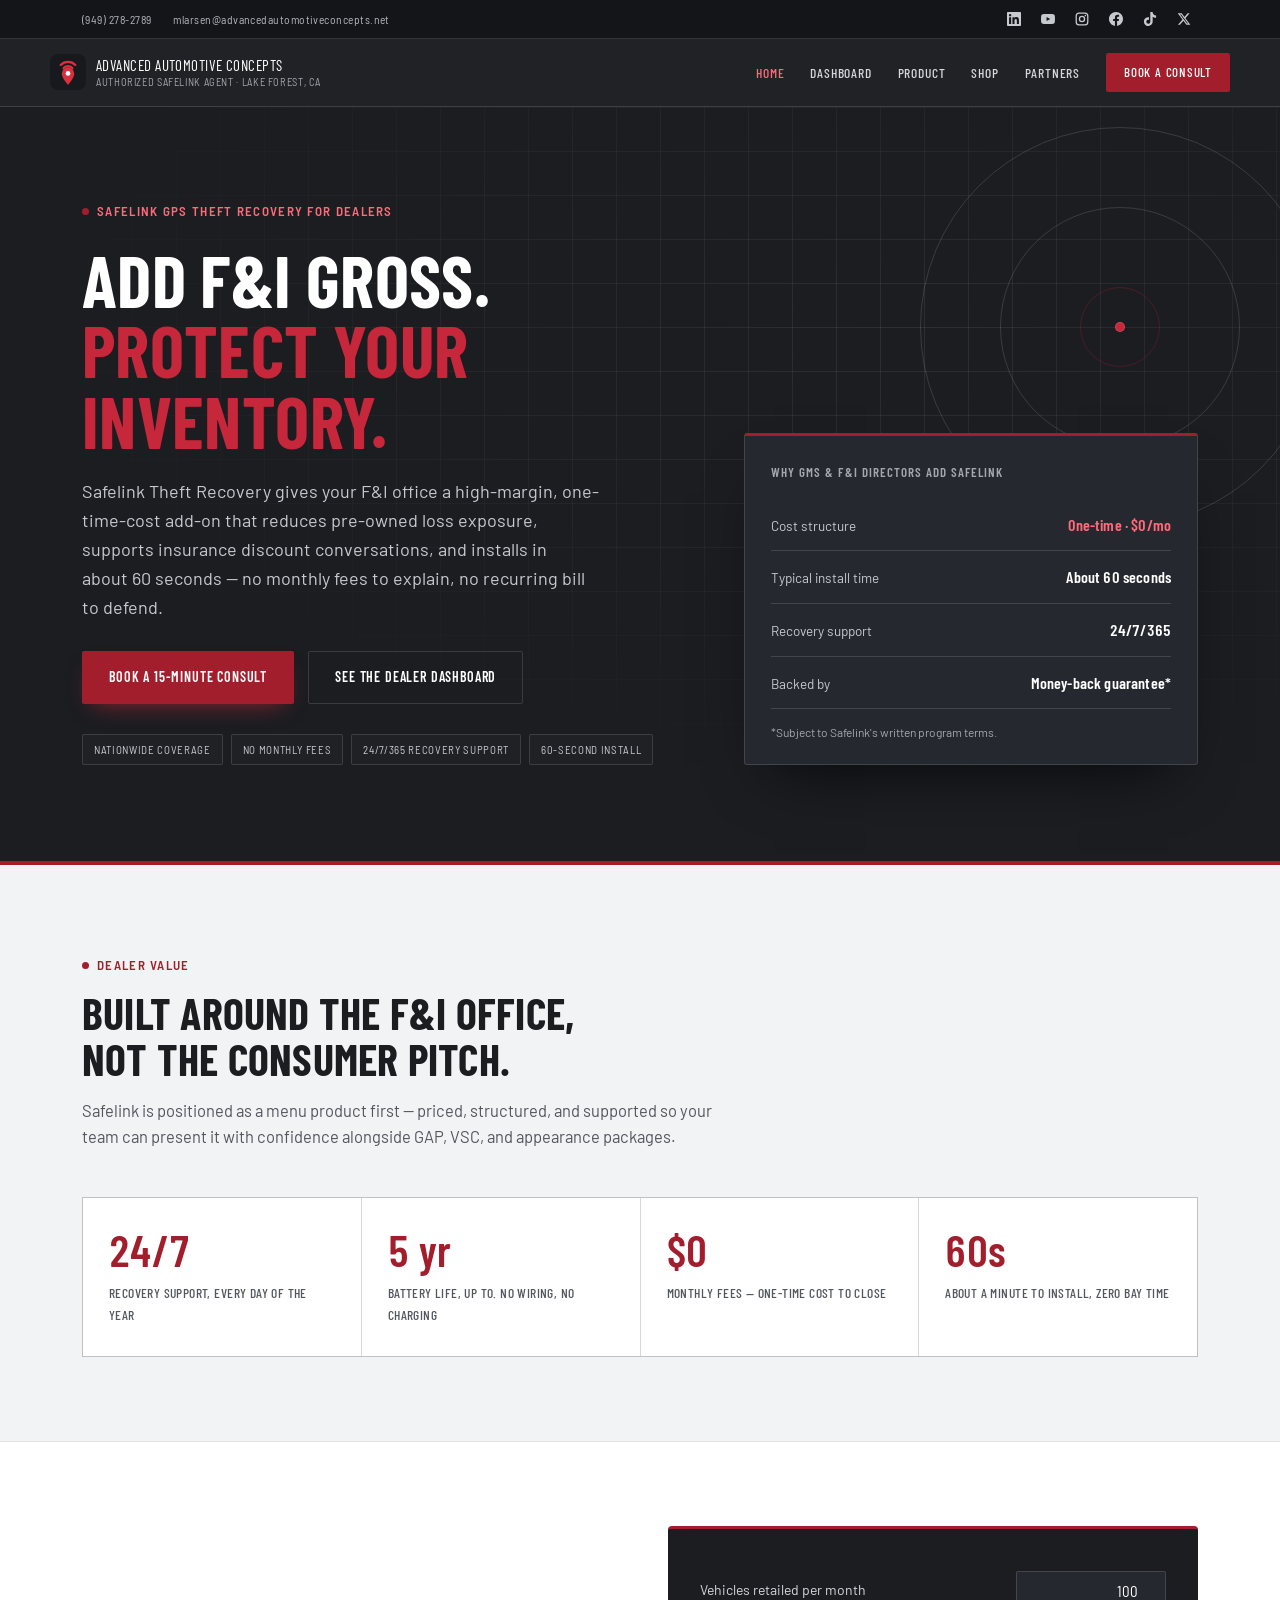
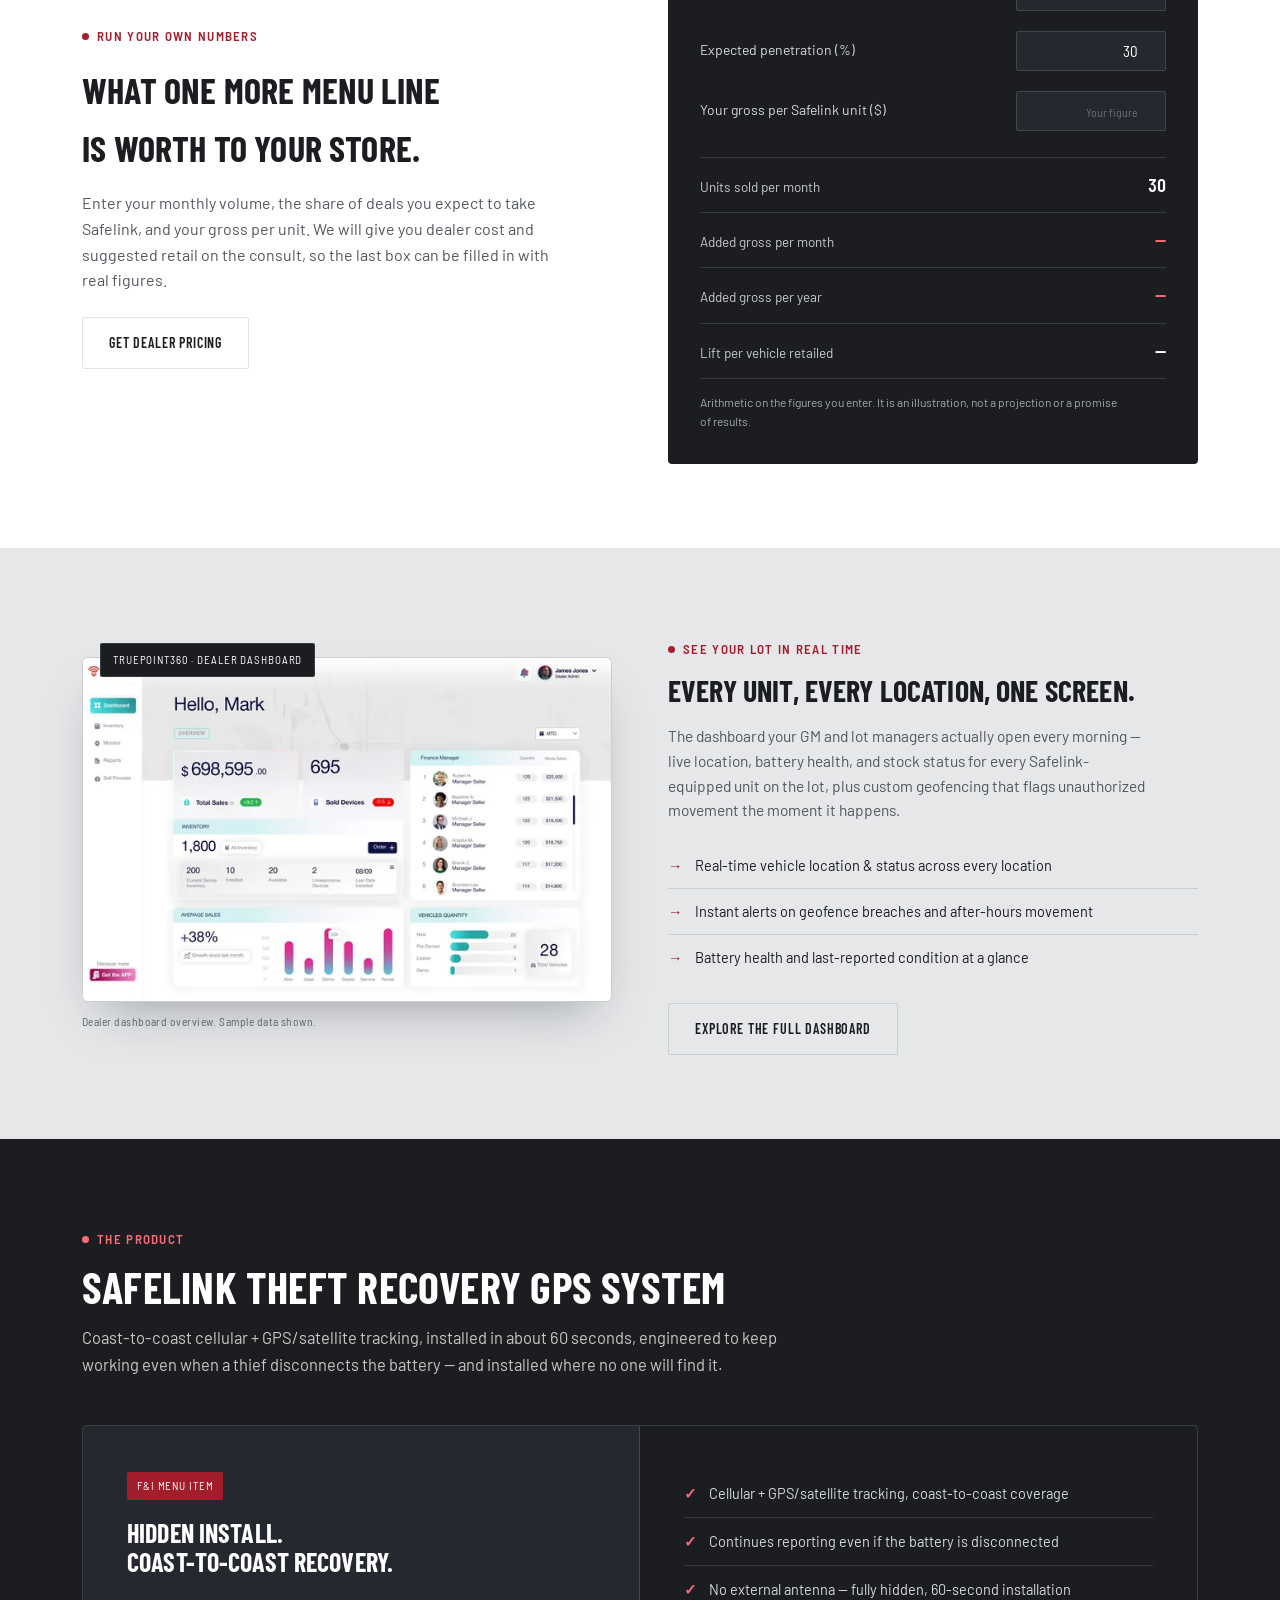
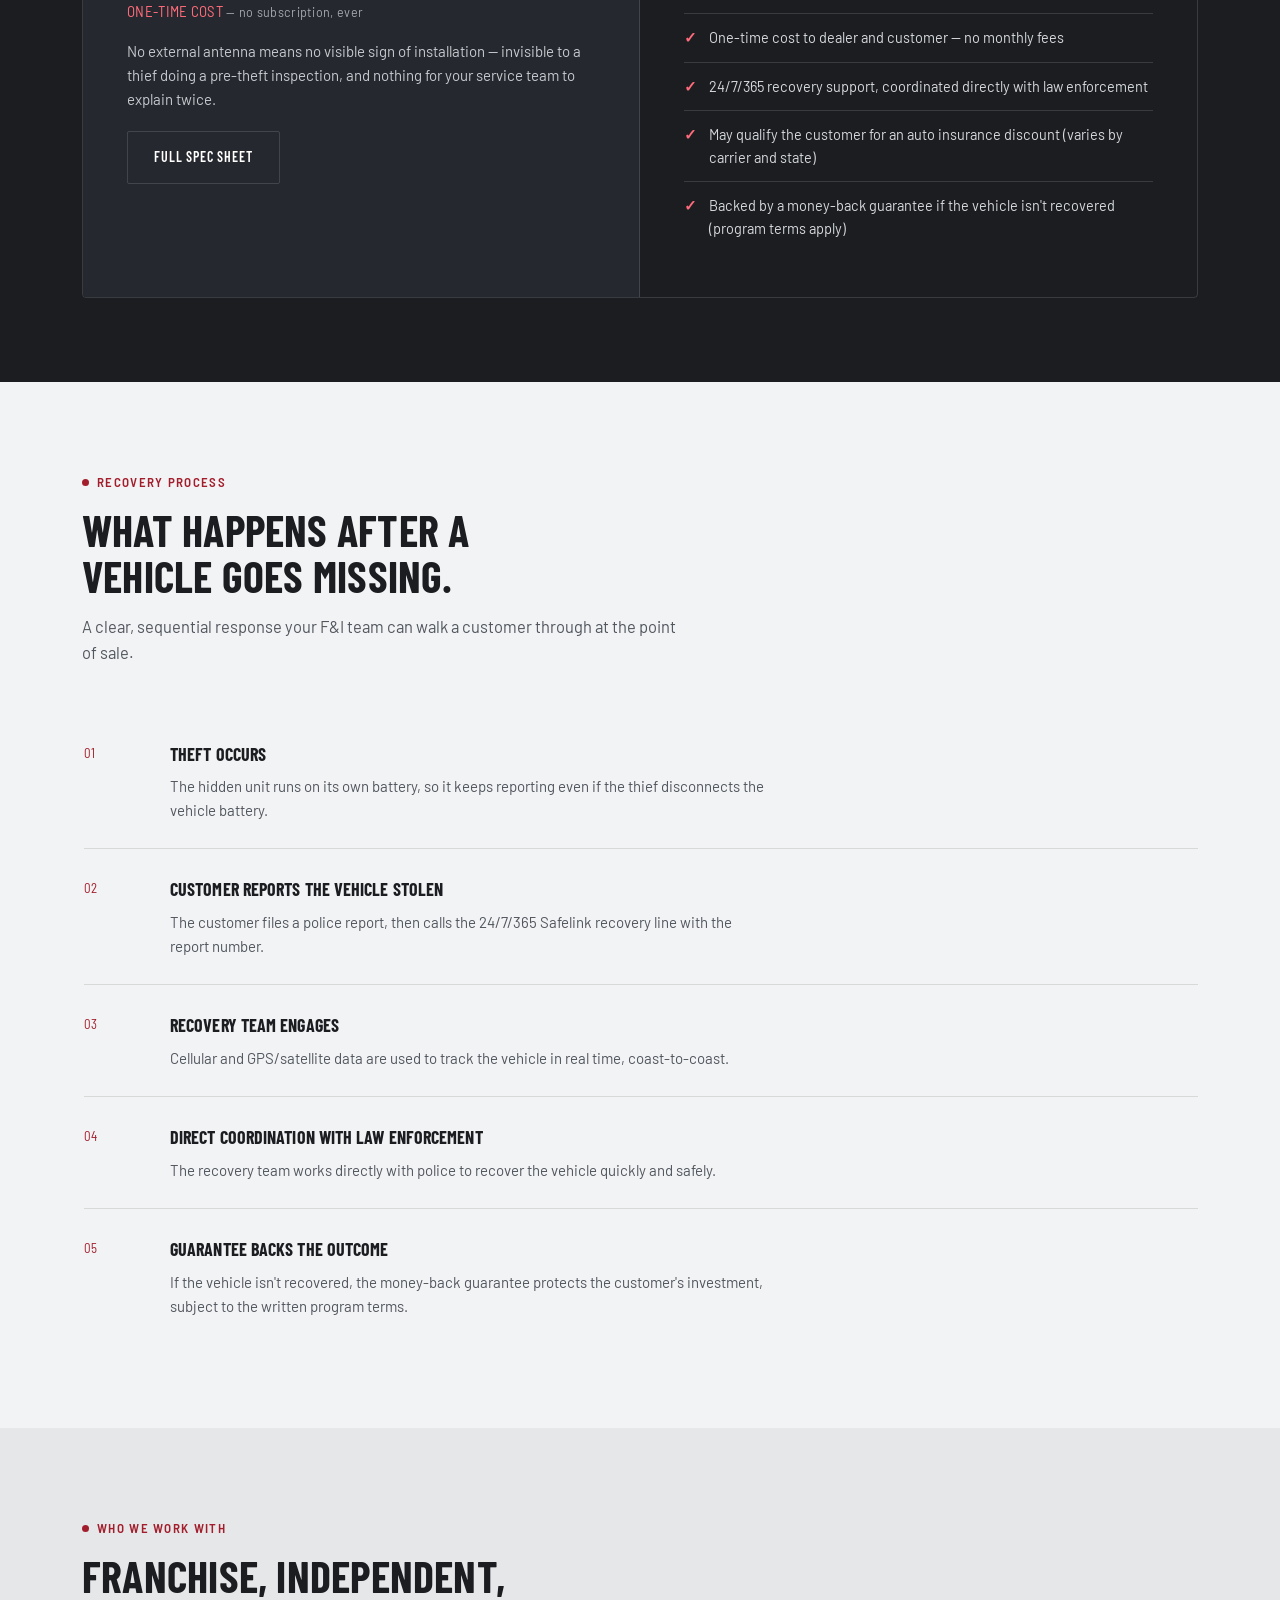
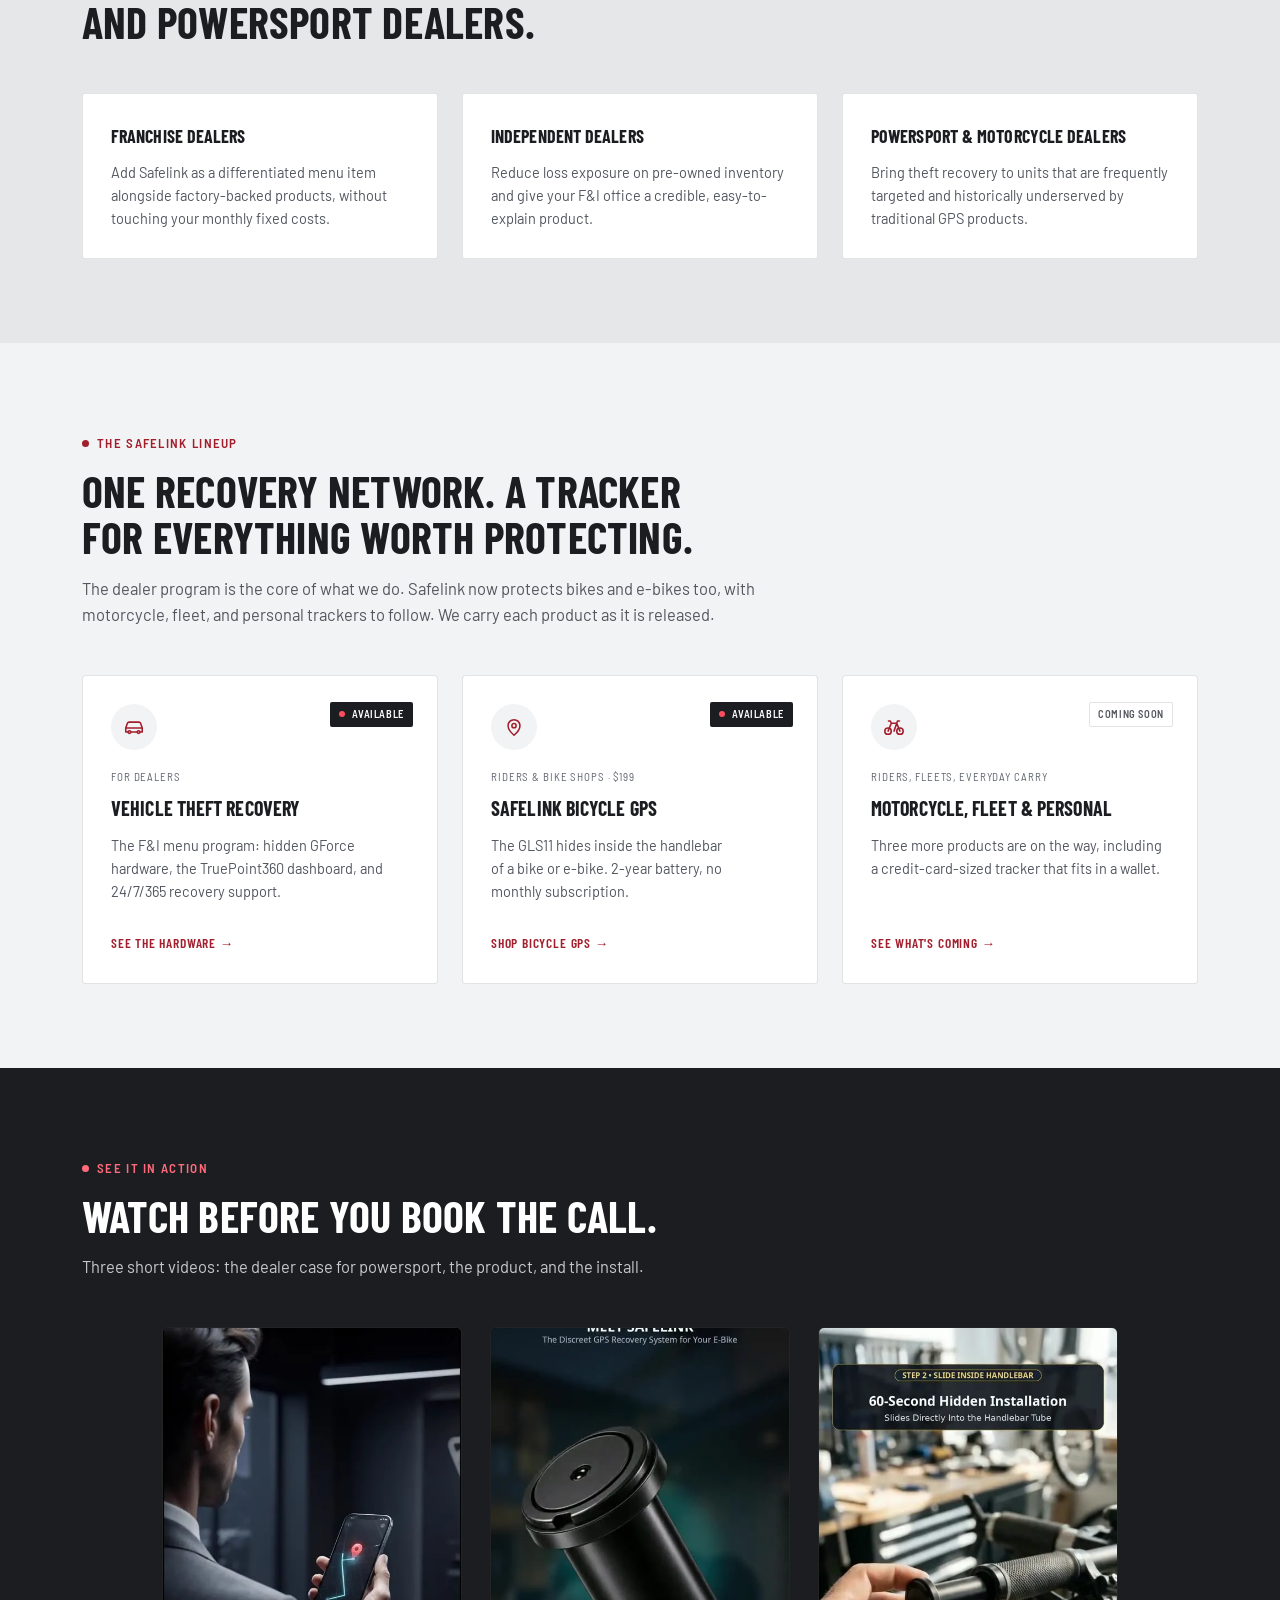
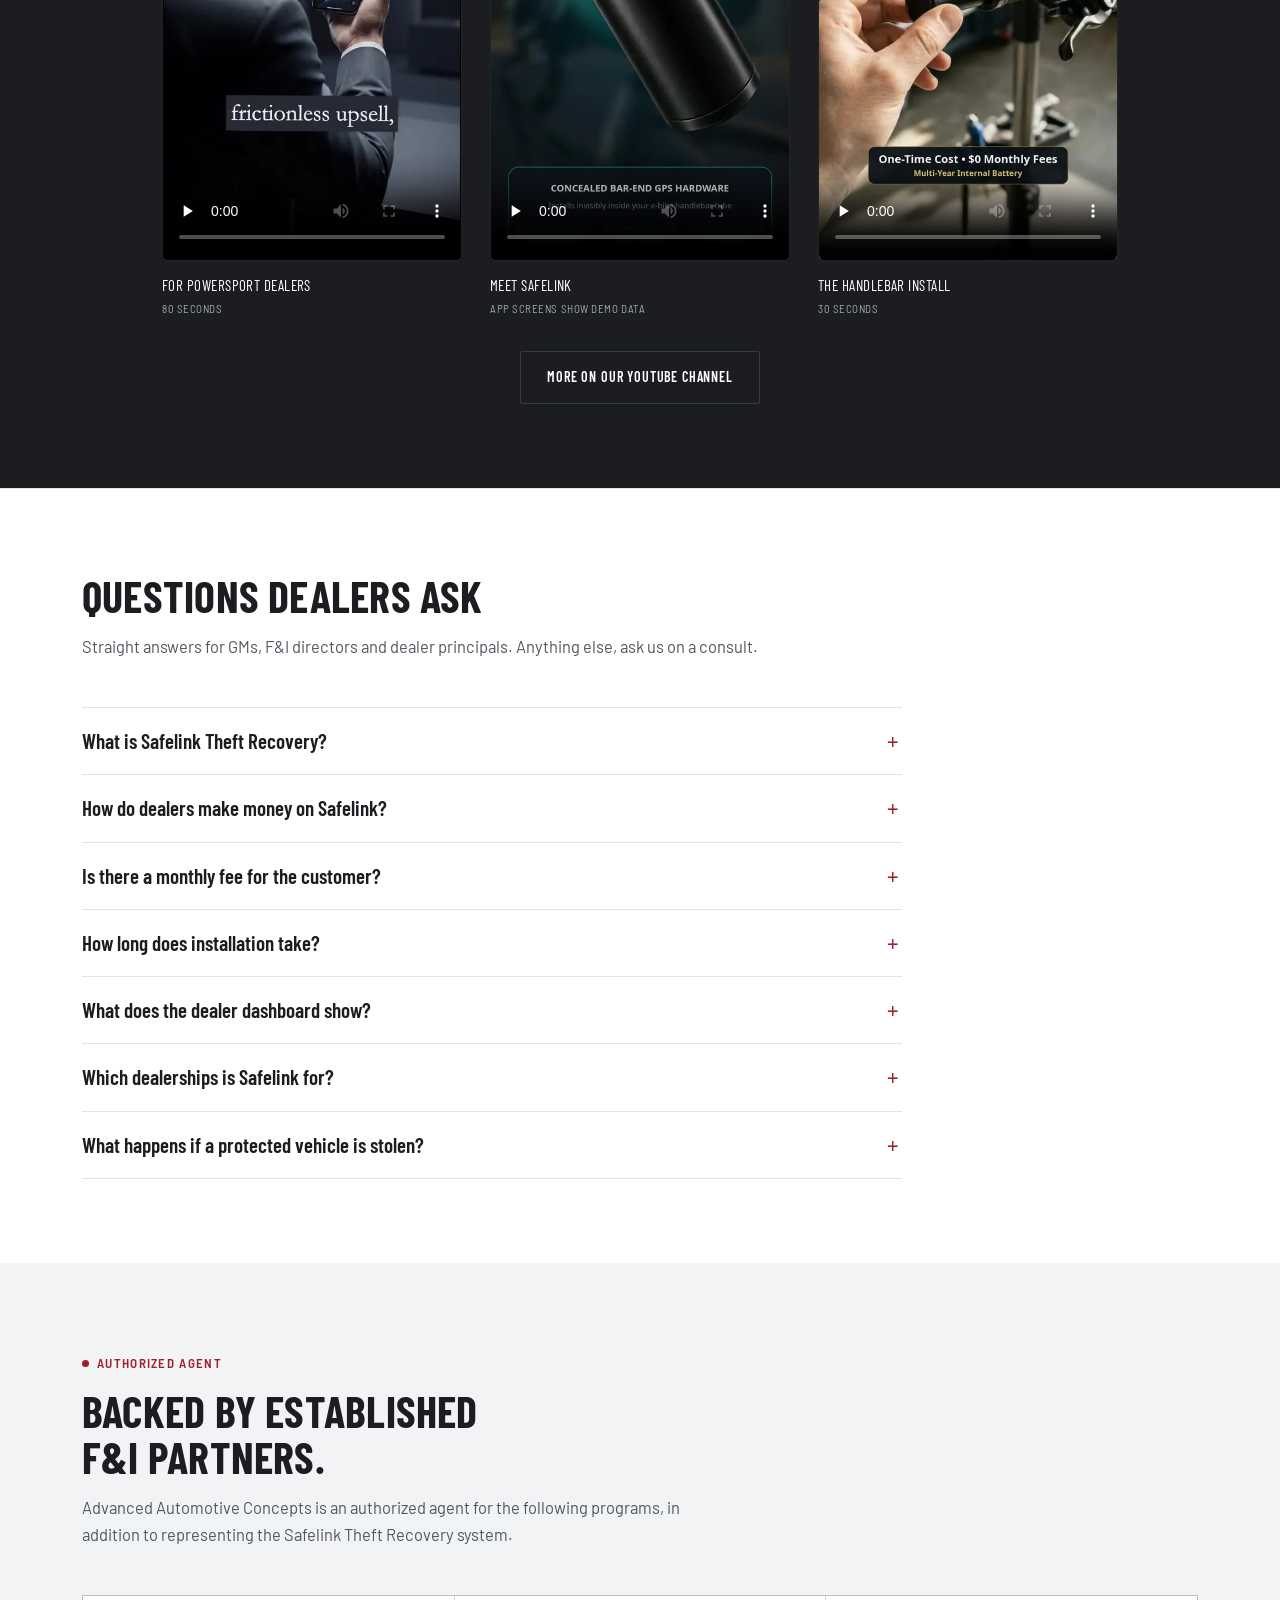
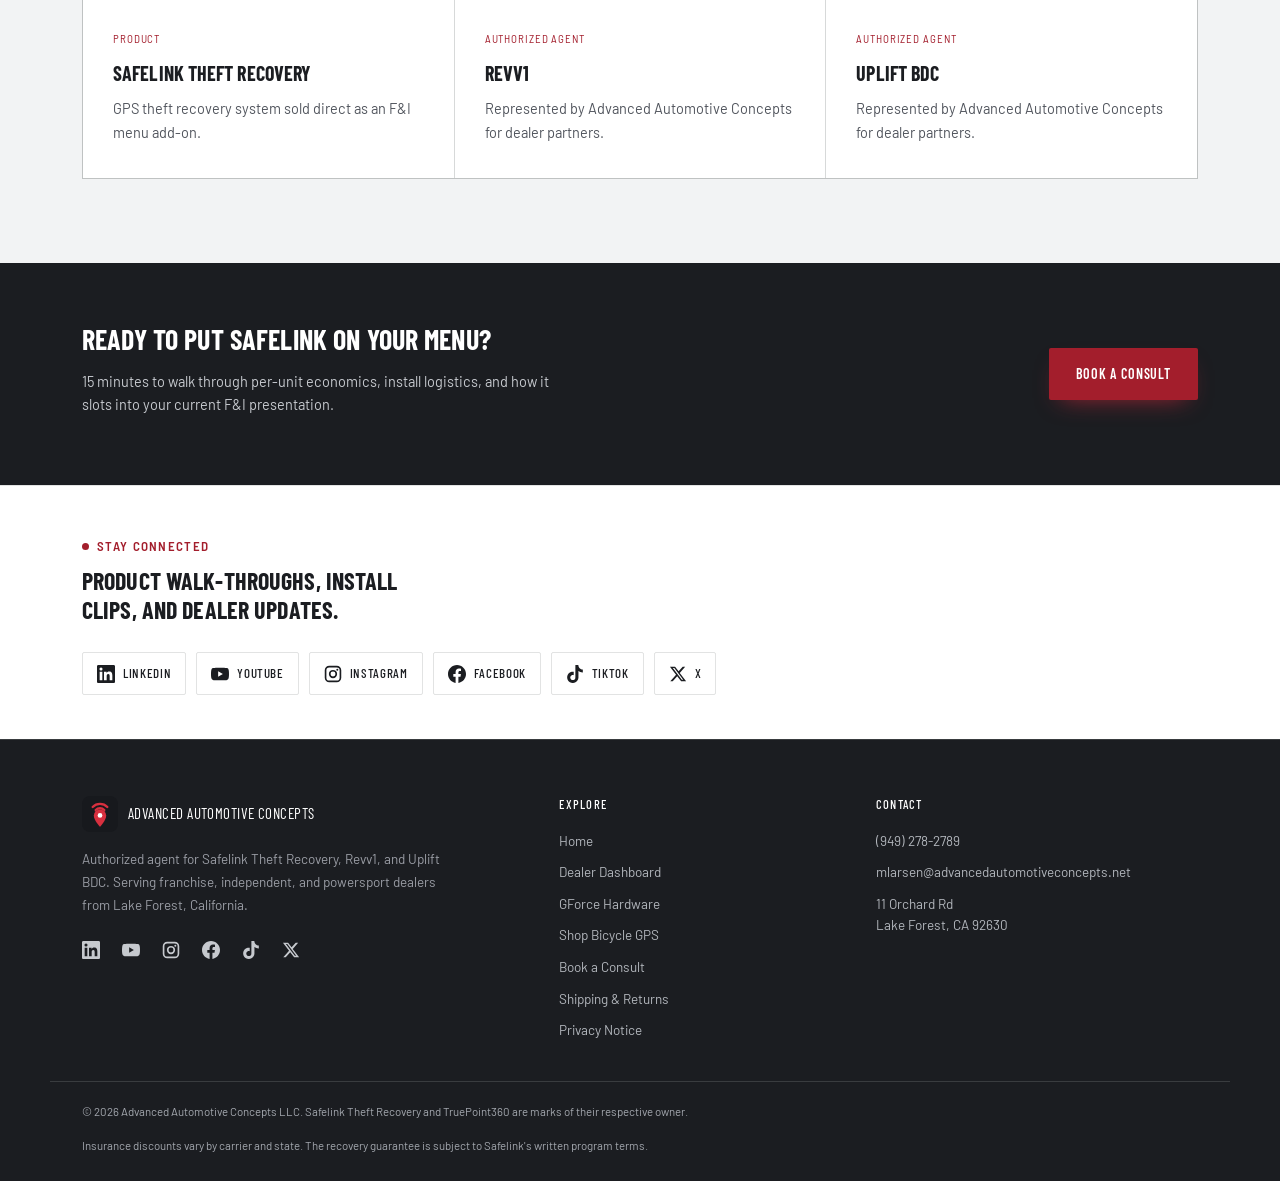
<file: index.html>
<!DOCTYPE html>
<html lang="en">
<head>
<meta charset="UTF-8">
<meta name="viewport" content="width=device-width, initial-scale=1.0">
<title>Advanced Automotive Concepts — Safelink Theft Recovery for Dealers</title>
<meta name="description" content="Safelink GPS theft recovery — a profitable, no-monthly-fee F&amp;I menu product for franchise, independent, and powersport dealers. See the live dealer dashboard.">
<link rel="preconnect" href="https://fonts.googleapis.com">
<link rel="preconnect" href="https://fonts.gstatic.com" crossorigin>
<link href="https://fonts.googleapis.com/css2?family=Barlow+Condensed:wght@500;600;700&family=Barlow+Semi+Condensed:wght@500;600&family=Barlow:wght@400;500;600&display=swap" rel="stylesheet">
<link rel="stylesheet" href="assets/css/style.css">
<link rel="canonical" href="https://advancedautomotiveconcepts.net/">
<link rel="icon" href="/favicon.ico" sizes="48x48">
<link rel="icon" href="/favicon.svg" type="image/svg+xml">
<link rel="apple-touch-icon" href="/apple-touch-icon.png">
<link rel="manifest" href="/site.webmanifest">
<meta name="theme-color" content="#17191D">
<meta property="og:type" content="website">
<meta property="og:site_name" content="Advanced Automotive Concepts">
<meta property="og:locale" content="en_US">
<meta property="og:title" content="Advanced Automotive Concepts — Safelink Theft Recovery for Dealers">
<meta property="og:description" content="Safelink GPS theft recovery — a profitable, no-monthly-fee F&amp;I menu product for franchise, independent, and powersport dealers. See the live dealer dashboard.">
<meta property="og:url" content="https://advancedautomotiveconcepts.net/">
<meta property="og:image" content="https://advancedautomotiveconcepts.net/assets/img/dash-overview.jpg">
<meta name="twitter:card" content="summary_large_image">
<meta name="twitter:site" content="@AdvAutoConcepts">
<meta name="twitter:title" content="Advanced Automotive Concepts — Safelink Theft Recovery for Dealers">
<meta name="twitter:description" content="Safelink GPS theft recovery — a profitable, no-monthly-fee F&amp;I menu product for franchise, independent, and powersport dealers. See the live dealer dashboard.">
<meta name="twitter:image" content="https://advancedautomotiveconcepts.net/assets/img/dash-overview.jpg">
<script type="application/ld+json">
{
  "@context": "https://schema.org",
  "@graph": [
    {
      "@type": "Organization",
      "@id": "https://advancedautomotiveconcepts.net/#org",
      "name": "Advanced Automotive Concepts",
      "legalName": "Advanced Automotive Concepts LLC",
      "url": "https://advancedautomotiveconcepts.net/",
      "logo": "https://advancedautomotiveconcepts.net/assets/img/icon-512.png",
      "description": "Authorized agent for Safelink Theft Recovery, Revv1 and Uplift BDC, serving franchise, independent and powersport dealers.",
      "telephone": "+1-949-278-2789",
      "email": "mlarsen@advancedautomotiveconcepts.net",
      "address": {"@type": "PostalAddress", "streetAddress": "11 Orchard Rd", "addressLocality": "Lake Forest", "addressRegion": "CA", "postalCode": "92630", "addressCountry": "US"},
      "areaServed": {"@type": "Country", "name": "United States"},
      "knowsAbout": ["GPS theft recovery", "F&amp;I menu products", "Dealer inventory tracking", "Bicycle and e-bike GPS trackers"],
      "contactPoint": {"@type": "ContactPoint", "telephone": "+1-949-278-2789", "contactType": "sales", "areaServed": "US", "availableLanguage": "English"},
      "sameAs": [
        "https://www.linkedin.com/company/advancedautomotiveconcepts",
        "https://www.youtube.com/@AdvancedAutomotiveConcepts",
        "https://www.instagram.com/advancedautomotiveconcepts",
        "https://www.facebook.com/advancedautomotiveconcepts/",
        "https://www.tiktok.com/@advancedautoconcepts",
        "https://x.com/AdvAutoConcepts"
      ]
    },
    {
      "@type": "WebSite",
      "@id": "https://advancedautomotiveconcepts.net/#website",
      "url": "https://advancedautomotiveconcepts.net/",
      "name": "Advanced Automotive Concepts",
      "publisher": {"@id": "https://advancedautomotiveconcepts.net/#org"}
    }
  ]
}
</script>
<script type="application/ld+json">
{
  "@context": "https://schema.org",
  "@type": "FAQPage",
  "mainEntity": [
    {
      "@type": "Question",
      "name": "What is Safelink Theft Recovery?",
      "acceptedAnswer": {
        "@type": "Answer",
        "text": "Safelink is a hidden GPS theft-recovery system for vehicles. Dealers sell it as a one-time F&amp;I menu product with no monthly fees, and Safelink's 24/7/365 recovery team works with law enforcement when a protected vehicle is stolen."
      }
    },
    {
      "@type": "Question",
      "name": "How do dealers make money on Safelink?",
      "acceptedAnswer": {
        "@type": "Answer",
        "text": "The dealer buys the unit at dealer cost and sells it on the F&amp;I menu at a retail price the store sets, keeping the difference as gross. Use the calculator above with your own volume and gross, and we will give you dealer cost on a 15-minute consult."
      }
    },
    {
      "@type": "Question",
      "name": "Is there a monthly fee for the customer?",
      "acceptedAnswer": {
        "@type": "Answer",
        "text": "No. Safelink for vehicles is a one-time purchase with no monthly or yearly subscription."
      }
    },
    {
      "@type": "Question",
      "name": "How long does installation take?",
      "acceptedAnswer": {
        "@type": "Answer",
        "text": "About 60 seconds. The unit mounts magnetically in a concealed location with no wiring, no drilling and no external antenna, so it needs no bay time."
      }
    },
    {
      "@type": "Question",
      "name": "What does the dealer dashboard show?",
      "acceptedAnswer": {
        "@type": "Answer",
        "text": "Every Safelink-equipped unit reports into the dealer dashboard: live location, battery health, stock status and geofence alerts for unauthorized movement, on or off the lot."
      }
    },
    {
      "@type": "Question",
      "name": "Which dealerships is Safelink for?",
      "acceptedAnswer": {
        "@type": "Answer",
        "text": "Franchise, independent, and powersport and motorcycle dealers. Advanced Automotive Concepts in Lake Forest, California, is an authorized Safelink agent serving all three."
      }
    },
    {
      "@type": "Question",
      "name": "What happens if a protected vehicle is stolen?",
      "acceptedAnswer": {
        "@type": "Answer",
        "text": "The customer files a police report and contacts Safelink's 24/7/365 recovery line. The device switches into a high-frequency recovery mode and the recovery team coordinates directly with police. A money-back guarantee applies under Safelink's written program terms."
      }
    }
  ]
}
</script>
</head>
<body>

<a class="skip" href="#main">Skip to content</a>
<header>
  <div class="topbar">
    <div class="wrap topbar-row">
      <div class="topbar-contact">
        <a href="tel:19492782789">(949) 278-2789</a>
        <a href="mailto:mlarsen@advancedautomotiveconcepts.net">mlarsen@advancedautomotiveconcepts.net</a>
      </div>
      <div class="social-row topbar-social">
        <a href="https://www.linkedin.com/company/advancedautomotiveconcepts" target="_blank" rel="noopener" aria-label="Advanced Automotive Concepts on LinkedIn" class="soc soc-linkedin"><svg viewBox="0 0 24 24" width="18" height="18" aria-hidden="true" fill="currentColor"><path d="M20.447 20.452h-3.554v-5.569c0-1.328-.027-3.037-1.852-3.037-1.853 0-2.136 1.445-2.136 2.939v5.667H9.351V9h3.414v1.561h.046c.477-.9 1.637-1.85 3.37-1.85 3.601 0 4.267 2.37 4.267 5.455v6.286zM5.337 7.433a2.062 2.062 0 0 1-2.063-2.065 2.064 2.064 0 1 1 2.063 2.065zm1.782 13.019H3.555V9h3.564v11.452zM22.225 0H1.771C.792 0 0 .774 0 1.729v20.542C0 23.227.792 24 1.771 24h20.451C23.2 24 24 23.227 24 22.271V1.729C24 .774 23.2 0 22.222 0h.003z"/></svg></a>
        <a href="https://www.youtube.com/@AdvancedAutomotiveConcepts" target="_blank" rel="noopener" aria-label="Advanced Automotive Concepts on YouTube" class="soc soc-youtube"><svg viewBox="0 0 24 24" width="18" height="18" aria-hidden="true" fill="currentColor"><path d="M23.498 6.186a3.016 3.016 0 0 0-2.122-2.136C19.505 3.545 12 3.545 12 3.545s-7.505 0-9.377.505A3.017 3.017 0 0 0 .502 6.186C0 8.07 0 12 0 12s0 3.93.502 5.814a3.016 3.016 0 0 0 2.122 2.136c1.871.505 9.376.505 9.376.505s7.505 0 9.377-.505a3.015 3.015 0 0 0 2.122-2.136C24 15.93 24 12 24 12s0-3.93-.502-5.814zM9.545 15.568V8.432L15.818 12l-6.273 3.568z"/></svg></a>
        <a href="https://www.instagram.com/advancedautomotiveconcepts" target="_blank" rel="noopener" aria-label="Advanced Automotive Concepts on Instagram" class="soc soc-instagram"><svg viewBox="0 0 24 24" width="18" height="18" aria-hidden="true" fill="currentColor"><path fill-rule="evenodd" d="M7 1h10a6 6 0 0 1 6 6v10a6 6 0 0 1-6 6H7a6 6 0 0 1-6-6V7a6 6 0 0 1 6-6zm0 2.2A3.8 3.8 0 0 0 3.2 7v10A3.8 3.8 0 0 0 7 20.800h10a3.800 3.800 0 0 0 3.800-3.800V7A3.800 3.800 0 0 0 17 3.200H7zm5 3.300a5.500 5.500 0 1 1 0 11 5.500 5.500 0 0 1 0-11zm0 2.200a3.300 3.300 0 1 0 0 6.600 3.300 3.300 0 0 0 0-6.600zm5.750-3.850a1.350 1.350 0 1 1 0 2.700 1.350 1.350 0 0 1 0-2.700z"/></svg></a>
        <a href="https://www.facebook.com/advancedautomotiveconcepts/" target="_blank" rel="noopener" aria-label="Advanced Automotive Concepts on Facebook" class="soc soc-facebook"><svg viewBox="0 0 24 24" width="18" height="18" aria-hidden="true" fill="currentColor"><path d="M24 12.073c0-6.627-5.373-12-12-12s-12 5.373-12 12c0 5.99 4.388 10.954 10.125 11.854v-8.385H7.078v-3.47h3.047V9.43c0-3.007 1.792-4.669 4.533-4.669 1.312 0 2.686.235 2.686.235v2.953H15.83c-1.491 0-1.956.925-1.956 1.874v2.25h3.328l-.532 3.47h-2.796v8.385C19.612 23.027 24 18.062 24 12.073z"/></svg></a>
        <a href="https://www.tiktok.com/@advancedautoconcepts" target="_blank" rel="noopener" aria-label="Advanced Automotive Concepts on TikTok" class="soc soc-tiktok"><svg viewBox="0 0 24 24" width="18" height="18" aria-hidden="true" fill="currentColor"><path d="M12.525.02c1.31-.02 2.61-.01 3.91-.02.08 1.53.63 3.09 1.75 4.17 1.12 1.11 2.7 1.62 4.24 1.79v4.03c-1.44-.05-2.89-.35-4.2-.97-.57-.26-1.1-.59-1.62-.93-.01 2.92.01 5.84-.02 8.75-.08 1.4-.54 2.79-1.35 3.94-1.31 1.92-3.58 3.17-5.91 3.21-1.43.08-2.86-.31-4.08-1.03-2.02-1.19-3.44-3.37-3.65-5.71-.02-.5-.03-1-.01-1.49.18-1.9 1.12-3.72 2.58-4.96 1.66-1.44 3.98-2.13 6.15-1.72.02 1.48-.04 2.96-.04 4.44-.99-.32-2.15-.23-3.02.37-.63.41-1.11 1.04-1.36 1.75-.21.51-.15 1.07-.14 1.61.24 1.64 1.82 3.02 3.5 2.87 1.12-.01 2.19-.66 2.77-1.61.19-.33.4-.67.41-1.06.1-1.79.06-3.57.07-5.36.01-4.03-.01-8.05.02-12.07z"/></svg></a>
        <a href="https://x.com/AdvAutoConcepts" target="_blank" rel="noopener" aria-label="Advanced Automotive Concepts on X" class="soc soc-x"><svg viewBox="0 0 24 24" width="18" height="18" aria-hidden="true" fill="currentColor"><path d="M18.244 2.25h3.308l-7.227 8.26 8.502 11.24H16.17l-5.214-6.817L4.99 21.75H1.68l7.73-8.835L1.254 2.25H8.08l4.713 6.231zm-1.161 17.52h1.833L7.084 4.126H5.117z"/></svg></a>
      </div>
    </div>
  </div>
  <div class="wrap nav">
    <a href="index.html" class="brand">
      <img src="favicon.svg" alt="" width="36" height="36">
      <div class="brand-text">ADVANCED AUTOMOTIVE CONCEPTS
        <span>AUTHORIZED SAFELINK AGENT · LAKE FOREST, CA</span>
      </div>
    </a>
    <nav class="nav-links" aria-label="Primary">
      <a href="index.html" class="active">Home</a>
      <a href="platform.html">Dashboard</a>
      <a href="product.html">Product</a>
      <a href="lineup.html">Shop</a>
      <a href="index.html#partners">Partners</a>
      <a href="contact.html" class="nav-cta">Book a Consult</a>
    </nav>
    <button type="button" class="burger" id="burgerBtn" aria-label="Open menu" aria-expanded="false" aria-controls="mobileMenu">
      <span class="burger-line"></span>
      <span class="burger-line"></span>
      <span class="burger-line"></span>
    </button>
  </div>
  <nav class="mobile-menu" id="mobileMenu" aria-label="Mobile">
    <a href="index.html" class="active">Home</a>
    <a href="platform.html">Dashboard</a>
    <a href="product.html">Product</a>
    <a href="lineup.html">Shop</a>
    <a href="index.html#partners">Partners</a>
    <a href="contact.html" class="nav-cta">Book a Consult</a>
    <div class="social-row mobile-social">
      <a href="https://www.linkedin.com/company/advancedautomotiveconcepts" target="_blank" rel="noopener" aria-label="Advanced Automotive Concepts on LinkedIn" class="soc soc-linkedin"><svg viewBox="0 0 24 24" width="18" height="18" aria-hidden="true" fill="currentColor"><path d="M20.447 20.452h-3.554v-5.569c0-1.328-.027-3.037-1.852-3.037-1.853 0-2.136 1.445-2.136 2.939v5.667H9.351V9h3.414v1.561h.046c.477-.9 1.637-1.85 3.37-1.85 3.601 0 4.267 2.37 4.267 5.455v6.286zM5.337 7.433a2.062 2.062 0 0 1-2.063-2.065 2.064 2.064 0 1 1 2.063 2.065zm1.782 13.019H3.555V9h3.564v11.452zM22.225 0H1.771C.792 0 0 .774 0 1.729v20.542C0 23.227.792 24 1.771 24h20.451C23.2 24 24 23.227 24 22.271V1.729C24 .774 23.2 0 22.222 0h.003z"/></svg></a>
      <a href="https://www.youtube.com/@AdvancedAutomotiveConcepts" target="_blank" rel="noopener" aria-label="Advanced Automotive Concepts on YouTube" class="soc soc-youtube"><svg viewBox="0 0 24 24" width="18" height="18" aria-hidden="true" fill="currentColor"><path d="M23.498 6.186a3.016 3.016 0 0 0-2.122-2.136C19.505 3.545 12 3.545 12 3.545s-7.505 0-9.377.505A3.017 3.017 0 0 0 .502 6.186C0 8.07 0 12 0 12s0 3.93.502 5.814a3.016 3.016 0 0 0 2.122 2.136c1.871.505 9.376.505 9.376.505s7.505 0 9.377-.505a3.015 3.015 0 0 0 2.122-2.136C24 15.93 24 12 24 12s0-3.93-.502-5.814zM9.545 15.568V8.432L15.818 12l-6.273 3.568z"/></svg></a>
      <a href="https://www.instagram.com/advancedautomotiveconcepts" target="_blank" rel="noopener" aria-label="Advanced Automotive Concepts on Instagram" class="soc soc-instagram"><svg viewBox="0 0 24 24" width="18" height="18" aria-hidden="true" fill="currentColor"><path fill-rule="evenodd" d="M7 1h10a6 6 0 0 1 6 6v10a6 6 0 0 1-6 6H7a6 6 0 0 1-6-6V7a6 6 0 0 1 6-6zm0 2.2A3.8 3.8 0 0 0 3.2 7v10A3.8 3.8 0 0 0 7 20.800h10a3.800 3.800 0 0 0 3.800-3.800V7A3.800 3.800 0 0 0 17 3.200H7zm5 3.300a5.500 5.500 0 1 1 0 11 5.500 5.500 0 0 1 0-11zm0 2.200a3.300 3.300 0 1 0 0 6.600 3.300 3.300 0 0 0 0-6.600zm5.750-3.850a1.350 1.350 0 1 1 0 2.700 1.350 1.350 0 0 1 0-2.700z"/></svg></a>
      <a href="https://www.facebook.com/advancedautomotiveconcepts/" target="_blank" rel="noopener" aria-label="Advanced Automotive Concepts on Facebook" class="soc soc-facebook"><svg viewBox="0 0 24 24" width="18" height="18" aria-hidden="true" fill="currentColor"><path d="M24 12.073c0-6.627-5.373-12-12-12s-12 5.373-12 12c0 5.99 4.388 10.954 10.125 11.854v-8.385H7.078v-3.47h3.047V9.43c0-3.007 1.792-4.669 4.533-4.669 1.312 0 2.686.235 2.686.235v2.953H15.83c-1.491 0-1.956.925-1.956 1.874v2.25h3.328l-.532 3.47h-2.796v8.385C19.612 23.027 24 18.062 24 12.073z"/></svg></a>
      <a href="https://www.tiktok.com/@advancedautoconcepts" target="_blank" rel="noopener" aria-label="Advanced Automotive Concepts on TikTok" class="soc soc-tiktok"><svg viewBox="0 0 24 24" width="18" height="18" aria-hidden="true" fill="currentColor"><path d="M12.525.02c1.31-.02 2.61-.01 3.91-.02.08 1.53.63 3.09 1.75 4.17 1.12 1.11 2.7 1.62 4.24 1.79v4.03c-1.44-.05-2.89-.35-4.2-.97-.57-.26-1.1-.59-1.62-.93-.01 2.92.01 5.84-.02 8.75-.08 1.4-.54 2.79-1.35 3.94-1.31 1.92-3.58 3.17-5.91 3.21-1.43.08-2.86-.31-4.08-1.03-2.02-1.19-3.44-3.37-3.65-5.71-.02-.5-.03-1-.01-1.49.18-1.9 1.12-3.72 2.58-4.96 1.66-1.44 3.98-2.13 6.15-1.72.02 1.48-.04 2.96-.04 4.44-.99-.32-2.15-.23-3.02.37-.63.41-1.11 1.04-1.36 1.75-.21.51-.15 1.07-.14 1.61.24 1.64 1.82 3.02 3.5 2.87 1.12-.01 2.19-.66 2.77-1.61.19-.33.4-.67.41-1.06.1-1.79.06-3.57.07-5.36.01-4.03-.01-8.05.02-12.07z"/></svg></a>
      <a href="https://x.com/AdvAutoConcepts" target="_blank" rel="noopener" aria-label="Advanced Automotive Concepts on X" class="soc soc-x"><svg viewBox="0 0 24 24" width="18" height="18" aria-hidden="true" fill="currentColor"><path d="M18.244 2.25h3.308l-7.227 8.26 8.502 11.24H16.17l-5.214-6.817L4.99 21.75H1.68l7.73-8.835L1.254 2.25H8.08l4.713 6.231zm-1.161 17.52h1.833L7.084 4.126H5.117z"/></svg></a>
    </div>
  </nav>
</header>
<main id="main">

<section class="hero">
  <div class="hero-grid"></div>
  <div class="radar"><span class="r1"></span><span class="r2"></span><span class="r3"></span><span class="pin"></span></div>
  <div class="wrap hero-inner">
    <div>
      <div class="coord hero-eyebrow">SAFELINK GPS THEFT RECOVERY FOR DEALERS</div>
      <h1>Add F&amp;I gross.<br><em>Protect your inventory.</em></h1>
      <p class="lead">Safelink Theft Recovery gives your F&amp;I office a high-margin, one-time-cost add-on that reduces pre-owned loss exposure, supports insurance discount conversations, and installs in about 60 seconds — no monthly fees to explain, no recurring bill to defend.</p>
      <div class="hero-actions">
        <a href="contact.html" class="btn btn-primary">Book a 15-Minute Consult</a>
        <a href="platform.html" class="btn btn-ghost">See the Dealer Dashboard</a>
      </div>
      <div class="hero-chips">
        <span>Nationwide coverage</span>
        <span>No monthly fees</span>
        <span>24/7/365 recovery support</span>
        <span>60-second install</span>
      </div>
    </div>
    <div class="hero-panel">
      <p class="panel-label">WHY GMS &amp; F&amp;I DIRECTORS ADD SAFELINK</p>
      <div class="stat-row"><span class="label">Cost structure</span><span class="val red">One-time · $0/mo</span></div>
      <div class="stat-row"><span class="label">Typical install time</span><span class="val">About 60 seconds</span></div>
      <div class="stat-row"><span class="label">Recovery support</span><span class="val">24/7/365</span></div>
      <div class="stat-row"><span class="label">Backed by</span><span class="val">Money-back guarantee*</span></div>
      <p class="calc-note hero-foot">*Subject to Safelink's written program terms.</p>
    </div>
  </div>
</section>

<section id="value">
  <div class="wrap">
    <div class="section-head">
      <div class="coord">DEALER VALUE</div>
      <h2>Built around the F&amp;I office, not the consumer pitch.</h2>
      <p>Safelink is positioned as a menu product first — priced, structured, and supported so your team can present it with confidence alongside GAP, VSC, and appearance packages.</p>
    </div>
    <div class="value-grid">
      <div class="value-cell">
        <div class="num">24/7</div>
        <div class="cap">Recovery support, every day of the year</div>
      </div>
      <div class="value-cell">
        <div class="num">5 yr</div>
        <div class="cap">Battery life, up to. No wiring, no charging</div>
      </div>
      <div class="value-cell">
        <div class="num">$0</div>
        <div class="cap">Monthly fees — one-time cost to close</div>
      </div>
      <div class="value-cell">
        <div class="num">60s</div>
        <div class="cap">About a minute to install, zero bay time</div>
      </div>
    </div>
  </div>
</section>

<section id="economics" style="background:var(--white);border-top:1px solid var(--line);border-bottom:1px solid var(--line);">
  <div class="wrap">
    <div class="calc">
      <div class="calc-copy">
        <div class="coord">RUN YOUR OWN NUMBERS</div>
        <h2>What one more menu line is worth to your store.</h2>
        <p>Enter your monthly volume, the share of deals you expect to take Safelink, and your gross per unit. We will give you dealer cost and suggested retail on the consult, so the last box can be filled in with real figures.</p>
        <a href="contact.html?interest=Dealer%20F%26I%20program" id="calcCta" class="btn btn-dark">Get dealer pricing</a>
      </div>
      <div class="calc-box" id="calcForm" role="group" aria-label="Dealer gross calculator">
        <div class="calc-row">
          <label for="c-units">Vehicles retailed per month</label>
          <input id="c-units" type="number" min="0" step="1" inputmode="numeric" value="100">
        </div>
        <div class="calc-row">
          <label for="c-pen">Expected penetration (%)</label>
          <input id="c-pen" type="number" min="0" max="100" step="1" inputmode="numeric" value="30">
        </div>
        <div class="calc-row">
          <label for="c-gross">Your gross per Safelink unit ($)</label>
          <input id="c-gross" type="number" min="0" step="1" inputmode="numeric" placeholder="Your figure">
        </div>
        <div class="calc-out" aria-live="polite">
          <div><span class="k">Units sold per month</span><span class="v" id="o-units">30</span></div>
          <div><span class="k">Added gross per month</span><span class="v red" id="o-month">—</span></div>
          <div><span class="k">Added gross per year</span><span class="v red" id="o-year">—</span></div>
          <div><span class="k">Lift per vehicle retailed</span><span class="v" id="o-pvr">—</span></div>
        </div>
        <p class="calc-note">Arithmetic on the figures you enter. It is an illustration, not a projection or a promise of results.</p>
      </div>
    </div>
  </div>
</section>

<section style="background:var(--paper-dim);">
  <div class="wrap">
    <div class="split">
      <div class="split-media">
        <span class="shot-tag mono">TRUEPOINT360 · DEALER DASHBOARD</span>
        <img loading="lazy" decoding="async" srcset="assets/img/dash-overview-640.webp 640w, assets/img/dash-overview-1100.webp 1100w" sizes="(max-width: 900px) 92vw, 560px" class="shot" src="assets/img/dash-overview-1100.webp" width="1400" height="910" alt="Safelink dealer dashboard overview showing total sales, devices sold, inventory counts, and sales by finance manager, with sample data">
        <p class="shot-note">Dealer dashboard overview. Sample data shown.</p>
      </div>
      <div class="split-copy">
        <div class="coord">SEE YOUR LOT IN REAL TIME</div>
        <h3>Every unit, every location, one screen.</h3>
        <p class="desc">The dashboard your GM and lot managers actually open every morning — live location, battery health, and stock status for every Safelink-equipped unit on the lot, plus custom geofencing that flags unauthorized movement the moment it happens.</p>
        <ul class="feature-list">
          <li><span class="mark">→</span> Real-time vehicle location &amp; status across every location</li>
          <li><span class="mark">→</span> Instant alerts on geofence breaches and after-hours movement</li>
          <li><span class="mark">→</span> Battery health and last-reported condition at a glance</li>
        </ul>
        <div class="hero-actions" style="margin-top:22px;">
          <a href="platform.html" class="btn btn-dark">Explore the Full Dashboard</a>
        </div>
      </div>
    </div>
  </div>
</section>

<section class="menu-wrap" id="product">
  <div class="wrap">
    <div class="section-head" style="max-width:720px;">
      <div class="coord">THE PRODUCT</div>
      <h2 style="color:#fff;">Safelink Theft Recovery GPS System</h2>
      <p style="color:#C9C7C1;">Coast-to-coast cellular + GPS/satellite tracking, installed in about 60 seconds, engineered to keep working even when a thief disconnects the battery — and installed where no one will find it.</p>
    </div>
    <div class="menu-card">
      <div class="menu-side left">
        <span class="menu-tag mono">F&amp;I MENU ITEM</span>
        <h3>Hidden install.<br>Coast-to-coast recovery.</h3>
        <div class="price-line">
          <span class="p">ONE-TIME COST <small>— no subscription, ever</small></span>
        </div>
        <p class="desc">No external antenna means no visible sign of installation — invisible to a thief doing a pre-theft inspection, and nothing for your service team to explain twice.</p>
        <div class="hero-actions" style="margin-top:20px;">
          <a href="product.html" class="btn btn-ghost">Full Spec Sheet</a>
        </div>
      </div>
      <div class="menu-side">
        <ul class="checklist">
          <li><span class="mark">✓</span> Cellular + GPS/satellite tracking, coast-to-coast coverage</li>
          <li><span class="mark">✓</span> Continues reporting even if the battery is disconnected</li>
          <li><span class="mark">✓</span> No external antenna — fully hidden, 60-second installation</li>
          <li><span class="mark">✓</span> One-time cost to dealer and customer — no monthly fees</li>
          <li><span class="mark">✓</span> 24/7/365 recovery support, coordinated directly with law enforcement</li>
          <li><span class="mark">✓</span> May qualify the customer for an auto insurance discount (varies by carrier and state)</li>
          <li><span class="mark">✓</span> Backed by a money-back guarantee if the vehicle isn't recovered (program terms apply)</li>
        </ul>
      </div>
    </div>
  </div>
</section>

<section id="process">
  <div class="wrap">
    <div class="section-head">
      <div class="coord">RECOVERY PROCESS</div>
      <h2>What happens after a vehicle goes missing.</h2>
      <p>A clear, sequential response your F&amp;I team can walk a customer through at the point of sale.</p>
    </div>
    <div class="timeline">
      <div class="tl-item">
        <div class="tl-num mono">01</div>
        <div class="tl-body"><h3>Theft occurs</h3><p>The hidden unit runs on its own battery, so it keeps reporting even if the thief disconnects the vehicle battery.</p></div>
      </div>
      <div class="tl-item">
        <div class="tl-num mono">02</div>
        <div class="tl-body"><h3>Customer reports the vehicle stolen</h3><p>The customer files a police report, then calls the 24/7/365 Safelink recovery line with the report number.</p></div>
      </div>
      <div class="tl-item">
        <div class="tl-num mono">03</div>
        <div class="tl-body"><h3>Recovery team engages</h3><p>Cellular and GPS/satellite data are used to track the vehicle in real time, coast-to-coast.</p></div>
      </div>
      <div class="tl-item">
        <div class="tl-num mono">04</div>
        <div class="tl-body"><h3>Direct coordination with law enforcement</h3><p>The recovery team works directly with police to recover the vehicle quickly and safely.</p></div>
      </div>
      <div class="tl-item">
        <div class="tl-num mono">05</div>
        <div class="tl-body"><h3>Guarantee backs the outcome</h3><p>If the vehicle isn't recovered, the money-back guarantee protects the customer's investment, subject to the written program terms.</p></div>
      </div>
    </div>
  </div>
</section>

<section id="serve" style="background:var(--paper-dim);">
  <div class="wrap">
    <div class="section-head">
      <div class="coord">WHO WE WORK WITH</div>
      <h2>Franchise, independent, and powersport dealers.</h2>
    </div>
    <div class="serve-grid">
      <div class="serve-card">
        <h3>Franchise Dealers</h3>
        <p>Add Safelink as a differentiated menu item alongside factory-backed products, without touching your monthly fixed costs.</p>
      </div>
      <div class="serve-card">
        <h3>Independent Dealers</h3>
        <p>Reduce loss exposure on pre-owned inventory and give your F&amp;I office a credible, easy-to-explain product.</p>
      </div>
      <div class="serve-card">
        <h3>Powersport &amp; Motorcycle Dealers</h3>
        <p>Bring theft recovery to units that are frequently targeted and historically underserved by traditional GPS products.</p>
      </div>
    </div>
  </div>
</section>

<section id="lineup">
  <div class="wrap">
    <div class="section-head wide">
      <div class="coord">THE SAFELINK LINEUP</div>
      <h2>One recovery network. A tracker for everything worth protecting.</h2>
      <p>The dealer program is the core of what we do. Safelink now protects bikes and e-bikes too, with motorcycle, fleet, and personal trackers to follow. We carry each product as it is released.</p>
    </div>
    <div class="lineup-grid">
      <div class="lu-card">
        <span class="lu-status live">Available</span>
        <div class="lu-icon"><svg viewBox="0 0 24 24" width="22" height="22" fill="none" stroke="currentColor" stroke-width="1.7" stroke-linecap="round" stroke-linejoin="round" aria-hidden="true"><path d="M3 13l1.800-5a2 2 0 0 1 1.900-1.300h10.600a2 2 0 0 1 1.900 1.300L21 13v4.500h-2.500M3 13v4.500h2.500M3 13h18M8 17.500h8"/><circle cx="7" cy="17.500" r="1.500"/><circle cx="17" cy="17.500" r="1.500"/></svg></div>
        <div class="lu-aud">For dealers</div>
        <h3>Vehicle theft recovery</h3>
        <p>The F&amp;I menu program: hidden GForce hardware, the TruePoint360 dashboard, and 24/7/365 recovery support.</p>
        <div class="lu-foot"><a class="lu-link" href="product.html">See the hardware</a></div>
      </div>
      <div class="lu-card">
        <span class="lu-status live">Available</span>
        <div class="lu-icon"><svg viewBox="0 0 24 24" width="22" height="22" fill="none" stroke="currentColor" stroke-width="1.7" stroke-linecap="round" stroke-linejoin="round" aria-hidden="true"><path d="M12 21s-6.500-5.600-6.500-10.500a6.500 6.500 0 0 1 13 0C18.500 15.400 12 21 12 21z"/><circle cx="12" cy="10.500" r="2.300"/></svg></div>
        <div class="lu-aud">Riders &amp; bike shops · $199</div>
        <h3>Safelink Bicycle GPS</h3>
        <p>The GLS11 hides inside the handlebar of a bike or e-bike. 2-year battery, no monthly subscription.</p>
        <div class="lu-foot"><a class="lu-link" href="bicycle-gps.html">Shop Bicycle GPS</a></div>
      </div>
      <div class="lu-card">
        <span class="lu-status soon">Coming soon</span>
        <div class="lu-icon"><svg viewBox="0 0 24 24" width="22" height="22" fill="none" stroke="currentColor" stroke-width="1.7" stroke-linecap="round" stroke-linejoin="round" aria-hidden="true"><circle cx="5.500" cy="16.500" r="3.500"/><circle cx="18.500" cy="16.500" r="3.500"/><path d="M5.500 16.500L9 8h6l3.500 8.500M9 8L8 5.500H6M12 16.500L15 8M15 8l.800-2.500H18"/></svg></div>
        <div class="lu-aud">Riders, fleets, everyday carry</div>
        <h3>Motorcycle, fleet &amp; personal</h3>
        <p>Three more products are on the way, including a credit-card-sized tracker that fits in a wallet.</p>
        <div class="lu-foot"><a class="lu-link" href="lineup.html#coming">See what's coming</a></div>
      </div>
    </div>
  </div>
</section>

<section class="video-wrap" id="videos">
  <div class="wrap">
    <div class="section-head wide">
      <div class="coord">SEE IT IN ACTION</div>
      <h2>Watch before you book the call.</h2>
      <p>Three short videos: the dealer case for powersport, the product, and the install.</p>
    </div>
    <div class="vgrid">
      <figure class="vcard">
        <video controls preload="none" playsinline poster="assets/img/poster-powersport.webp" src="assets/video/powersport-dealer.mp4"></video>
        <figcaption>For powersport dealers <span>80 seconds</span></figcaption>
      </figure>
      <figure class="vcard">
        <video controls preload="none" playsinline poster="assets/img/poster-meet-safelink.webp" src="assets/video/meet-safelink.mp4"></video>
        <figcaption>Meet Safelink <span>App screens show demo data</span></figcaption>
      </figure>
      <figure class="vcard">
        <video controls preload="none" playsinline poster="assets/img/poster-ebike-install.webp" src="assets/video/ebike-handlebar-install.mp4"></video>
        <figcaption>The handlebar install <span>30 seconds</span></figcaption>
      </figure>
    </div>
    <div style="margin-top:34px;text-align:center;">
      <a href="https://www.youtube.com/@AdvancedAutomotiveConcepts" target="_blank" rel="noopener" class="btn btn-ghost">More on our YouTube channel</a>
    </div>
  </div>
</section>

<section id="faq" style="background:var(--white);border-top:1px solid var(--line);">
  <div class="wrap">
    <div class="section-head wide">
      <h2>Questions dealers ask</h2>
      <p>Straight answers for GMs, F&amp;I directors and dealer principals. Anything else, ask us on a consult.</p>
    </div>
    <div class="faq">
      <details>
        <summary>What is Safelink Theft Recovery?</summary>
        <p>Safelink is a hidden GPS theft-recovery system for vehicles. Dealers sell it as a one-time F&amp;I menu product with no monthly fees, and Safelink's 24/7/365 recovery team works with law enforcement when a protected vehicle is stolen.</p>
      </details>
      <details>
        <summary>How do dealers make money on Safelink?</summary>
        <p>The dealer buys the unit at dealer cost and sells it on the F&amp;I menu at a retail price the store sets, keeping the difference as gross. Use the calculator above with your own volume and gross, and we will give you dealer cost on a 15-minute consult.</p>
      </details>
      <details>
        <summary>Is there a monthly fee for the customer?</summary>
        <p>No. Safelink for vehicles is a one-time purchase with no monthly or yearly subscription.</p>
      </details>
      <details>
        <summary>How long does installation take?</summary>
        <p>About 60 seconds. The unit mounts magnetically in a concealed location with no wiring, no drilling and no external antenna, so it needs no bay time.</p>
      </details>
      <details>
        <summary>What does the dealer dashboard show?</summary>
        <p>Every Safelink-equipped unit reports into the dealer dashboard: live location, battery health, stock status and geofence alerts for unauthorized movement, on or off the lot.</p>
      </details>
      <details>
        <summary>Which dealerships is Safelink for?</summary>
        <p>Franchise, independent, and powersport and motorcycle dealers. Advanced Automotive Concepts in Lake Forest, California, is an authorized Safelink agent serving all three.</p>
      </details>
      <details>
        <summary>What happens if a protected vehicle is stolen?</summary>
        <p>The customer files a police report and contacts Safelink's 24/7/365 recovery line. The device switches into a high-frequency recovery mode and the recovery team coordinates directly with police. A money-back guarantee applies under Safelink's written program terms.</p>
      </details>
    </div>
  </div>
</section>

<section id="partners">
  <div class="wrap">
    <div class="section-head">
      <div class="coord">AUTHORIZED AGENT</div>
      <h2>Backed by established F&amp;I partners.</h2>
      <p>Advanced Automotive Concepts is an authorized agent for the following programs, in addition to representing the Safelink Theft Recovery system.</p>
    </div>
    <div class="partners">
      <div class="partner-cell">
        <span class="role mono">PRODUCT</span>
        <h3>Safelink Theft Recovery</h3>
        <p>GPS theft recovery system sold direct as an F&amp;I menu add-on.</p>
      </div>
      <div class="partner-cell">
        <span class="role mono">AUTHORIZED AGENT</span>
        <h3>Revv1</h3>
        <p>Represented by Advanced Automotive Concepts for dealer partners.</p>
      </div>
      <div class="partner-cell">
        <span class="role mono">AUTHORIZED AGENT</span>
        <h3>Uplift BDC</h3>
        <p>Represented by Advanced Automotive Concepts for dealer partners.</p>
      </div>
    </div>
  </div>
</section>

<section class="mini-cta">
  <div class="wrap">
    <div>
      <h3>Ready to put Safelink on your menu?</h3>
      <p>15 minutes to walk through per-unit economics, install logistics, and how it slots into your current F&amp;I presentation.</p>
    </div>
    <a href="contact.html" class="btn btn-primary">Book a Consult</a>
  </div>
</section>

<section class="follow-strip" aria-label="Follow Advanced Automotive Concepts">
  <div class="wrap follow-row">
    <div>
      <div class="coord">STAY CONNECTED</div>
      <h2 class="follow-h">Product walk-throughs, install clips, and dealer updates.</h2>
    </div>
    <div class="social-row follow-social">
      <a href="https://www.linkedin.com/company/advancedautomotiveconcepts" target="_blank" rel="noopener" aria-label="Advanced Automotive Concepts on LinkedIn" class="soc soc-linkedin"><svg viewBox="0 0 24 24" width="18" height="18" aria-hidden="true" fill="currentColor"><path d="M20.447 20.452h-3.554v-5.569c0-1.328-.027-3.037-1.852-3.037-1.853 0-2.136 1.445-2.136 2.939v5.667H9.351V9h3.414v1.561h.046c.477-.9 1.637-1.85 3.37-1.85 3.601 0 4.267 2.37 4.267 5.455v6.286zM5.337 7.433a2.062 2.062 0 0 1-2.063-2.065 2.064 2.064 0 1 1 2.063 2.065zm1.782 13.019H3.555V9h3.564v11.452zM22.225 0H1.771C.792 0 0 .774 0 1.729v20.542C0 23.227.792 24 1.771 24h20.451C23.2 24 24 23.227 24 22.271V1.729C24 .774 23.2 0 22.222 0h.003z"/></svg><span>LinkedIn</span></a>
      <a href="https://www.youtube.com/@AdvancedAutomotiveConcepts" target="_blank" rel="noopener" aria-label="Advanced Automotive Concepts on YouTube" class="soc soc-youtube"><svg viewBox="0 0 24 24" width="18" height="18" aria-hidden="true" fill="currentColor"><path d="M23.498 6.186a3.016 3.016 0 0 0-2.122-2.136C19.505 3.545 12 3.545 12 3.545s-7.505 0-9.377.505A3.017 3.017 0 0 0 .502 6.186C0 8.07 0 12 0 12s0 3.93.502 5.814a3.016 3.016 0 0 0 2.122 2.136c1.871.505 9.376.505 9.376.505s7.505 0 9.377-.505a3.015 3.015 0 0 0 2.122-2.136C24 15.93 24 12 24 12s0-3.93-.502-5.814zM9.545 15.568V8.432L15.818 12l-6.273 3.568z"/></svg><span>YouTube</span></a>
      <a href="https://www.instagram.com/advancedautomotiveconcepts" target="_blank" rel="noopener" aria-label="Advanced Automotive Concepts on Instagram" class="soc soc-instagram"><svg viewBox="0 0 24 24" width="18" height="18" aria-hidden="true" fill="currentColor"><path fill-rule="evenodd" d="M7 1h10a6 6 0 0 1 6 6v10a6 6 0 0 1-6 6H7a6 6 0 0 1-6-6V7a6 6 0 0 1 6-6zm0 2.2A3.8 3.8 0 0 0 3.2 7v10A3.8 3.8 0 0 0 7 20.800h10a3.800 3.800 0 0 0 3.800-3.800V7A3.800 3.800 0 0 0 17 3.200H7zm5 3.300a5.500 5.500 0 1 1 0 11 5.500 5.500 0 0 1 0-11zm0 2.200a3.300 3.300 0 1 0 0 6.600 3.300 3.300 0 0 0 0-6.600zm5.750-3.850a1.350 1.350 0 1 1 0 2.700 1.350 1.350 0 0 1 0-2.700z"/></svg><span>Instagram</span></a>
      <a href="https://www.facebook.com/advancedautomotiveconcepts/" target="_blank" rel="noopener" aria-label="Advanced Automotive Concepts on Facebook" class="soc soc-facebook"><svg viewBox="0 0 24 24" width="18" height="18" aria-hidden="true" fill="currentColor"><path d="M24 12.073c0-6.627-5.373-12-12-12s-12 5.373-12 12c0 5.99 4.388 10.954 10.125 11.854v-8.385H7.078v-3.47h3.047V9.43c0-3.007 1.792-4.669 4.533-4.669 1.312 0 2.686.235 2.686.235v2.953H15.83c-1.491 0-1.956.925-1.956 1.874v2.25h3.328l-.532 3.47h-2.796v8.385C19.612 23.027 24 18.062 24 12.073z"/></svg><span>Facebook</span></a>
      <a href="https://www.tiktok.com/@advancedautoconcepts" target="_blank" rel="noopener" aria-label="Advanced Automotive Concepts on TikTok" class="soc soc-tiktok"><svg viewBox="0 0 24 24" width="18" height="18" aria-hidden="true" fill="currentColor"><path d="M12.525.02c1.31-.02 2.61-.01 3.91-.02.08 1.53.63 3.09 1.75 4.17 1.12 1.11 2.7 1.62 4.24 1.79v4.03c-1.44-.05-2.89-.35-4.2-.97-.57-.26-1.1-.59-1.62-.93-.01 2.92.01 5.84-.02 8.75-.08 1.4-.54 2.79-1.35 3.94-1.31 1.92-3.58 3.17-5.91 3.21-1.43.08-2.86-.31-4.08-1.03-2.02-1.19-3.44-3.37-3.65-5.71-.02-.5-.03-1-.01-1.49.18-1.9 1.12-3.72 2.58-4.96 1.66-1.44 3.98-2.13 6.15-1.72.02 1.48-.04 2.96-.04 4.44-.99-.32-2.15-.23-3.02.37-.63.41-1.11 1.04-1.36 1.75-.21.51-.15 1.07-.14 1.61.24 1.64 1.82 3.02 3.5 2.87 1.12-.01 2.19-.66 2.77-1.61.19-.33.4-.67.41-1.06.1-1.79.06-3.57.07-5.36.01-4.03-.01-8.05.02-12.07z"/></svg><span>TikTok</span></a>
      <a href="https://x.com/AdvAutoConcepts" target="_blank" rel="noopener" aria-label="Advanced Automotive Concepts on X" class="soc soc-x"><svg viewBox="0 0 24 24" width="18" height="18" aria-hidden="true" fill="currentColor"><path d="M18.244 2.25h3.308l-7.227 8.26 8.502 11.24H16.17l-5.214-6.817L4.99 21.75H1.68l7.73-8.835L1.254 2.25H8.08l4.713 6.231zm-1.161 17.52h1.833L7.084 4.126H5.117z"/></svg><span>X</span></a>
    </div>
  </div>
</section>
</main>

<footer>
  <div class="wrap foot-grid">
    <div class="foot-brand">
      <a href="index.html" class="brand">
        <img src="favicon.svg" alt="" width="36" height="36">
        <div class="brand-text">ADVANCED AUTOMOTIVE CONCEPTS</div>
      </a>
      <p>Authorized agent for Safelink Theft Recovery, Revv1, and Uplift BDC. Serving franchise, independent, and powersport dealers from Lake Forest, California.</p>
      <div class="social-row foot-social">
        <a href="https://www.linkedin.com/company/advancedautomotiveconcepts" target="_blank" rel="noopener" aria-label="Advanced Automotive Concepts on LinkedIn" class="soc soc-linkedin"><svg viewBox="0 0 24 24" width="18" height="18" aria-hidden="true" fill="currentColor"><path d="M20.447 20.452h-3.554v-5.569c0-1.328-.027-3.037-1.852-3.037-1.853 0-2.136 1.445-2.136 2.939v5.667H9.351V9h3.414v1.561h.046c.477-.9 1.637-1.85 3.37-1.85 3.601 0 4.267 2.37 4.267 5.455v6.286zM5.337 7.433a2.062 2.062 0 0 1-2.063-2.065 2.064 2.064 0 1 1 2.063 2.065zm1.782 13.019H3.555V9h3.564v11.452zM22.225 0H1.771C.792 0 0 .774 0 1.729v20.542C0 23.227.792 24 1.771 24h20.451C23.2 24 24 23.227 24 22.271V1.729C24 .774 23.2 0 22.222 0h.003z"/></svg></a>
        <a href="https://www.youtube.com/@AdvancedAutomotiveConcepts" target="_blank" rel="noopener" aria-label="Advanced Automotive Concepts on YouTube" class="soc soc-youtube"><svg viewBox="0 0 24 24" width="18" height="18" aria-hidden="true" fill="currentColor"><path d="M23.498 6.186a3.016 3.016 0 0 0-2.122-2.136C19.505 3.545 12 3.545 12 3.545s-7.505 0-9.377.505A3.017 3.017 0 0 0 .502 6.186C0 8.07 0 12 0 12s0 3.93.502 5.814a3.016 3.016 0 0 0 2.122 2.136c1.871.505 9.376.505 9.376.505s7.505 0 9.377-.505a3.015 3.015 0 0 0 2.122-2.136C24 15.93 24 12 24 12s0-3.93-.502-5.814zM9.545 15.568V8.432L15.818 12l-6.273 3.568z"/></svg></a>
        <a href="https://www.instagram.com/advancedautomotiveconcepts" target="_blank" rel="noopener" aria-label="Advanced Automotive Concepts on Instagram" class="soc soc-instagram"><svg viewBox="0 0 24 24" width="18" height="18" aria-hidden="true" fill="currentColor"><path fill-rule="evenodd" d="M7 1h10a6 6 0 0 1 6 6v10a6 6 0 0 1-6 6H7a6 6 0 0 1-6-6V7a6 6 0 0 1 6-6zm0 2.2A3.8 3.8 0 0 0 3.2 7v10A3.8 3.8 0 0 0 7 20.800h10a3.800 3.800 0 0 0 3.800-3.800V7A3.800 3.800 0 0 0 17 3.200H7zm5 3.300a5.500 5.500 0 1 1 0 11 5.500 5.500 0 0 1 0-11zm0 2.200a3.300 3.300 0 1 0 0 6.600 3.300 3.300 0 0 0 0-6.600zm5.750-3.850a1.350 1.350 0 1 1 0 2.700 1.350 1.350 0 0 1 0-2.700z"/></svg></a>
        <a href="https://www.facebook.com/advancedautomotiveconcepts/" target="_blank" rel="noopener" aria-label="Advanced Automotive Concepts on Facebook" class="soc soc-facebook"><svg viewBox="0 0 24 24" width="18" height="18" aria-hidden="true" fill="currentColor"><path d="M24 12.073c0-6.627-5.373-12-12-12s-12 5.373-12 12c0 5.99 4.388 10.954 10.125 11.854v-8.385H7.078v-3.47h3.047V9.43c0-3.007 1.792-4.669 4.533-4.669 1.312 0 2.686.235 2.686.235v2.953H15.83c-1.491 0-1.956.925-1.956 1.874v2.25h3.328l-.532 3.47h-2.796v8.385C19.612 23.027 24 18.062 24 12.073z"/></svg></a>
        <a href="https://www.tiktok.com/@advancedautoconcepts" target="_blank" rel="noopener" aria-label="Advanced Automotive Concepts on TikTok" class="soc soc-tiktok"><svg viewBox="0 0 24 24" width="18" height="18" aria-hidden="true" fill="currentColor"><path d="M12.525.02c1.31-.02 2.61-.01 3.91-.02.08 1.53.63 3.09 1.75 4.17 1.12 1.11 2.7 1.62 4.24 1.79v4.03c-1.44-.05-2.89-.35-4.2-.97-.57-.26-1.1-.59-1.62-.93-.01 2.92.01 5.84-.02 8.75-.08 1.4-.54 2.79-1.35 3.94-1.31 1.92-3.58 3.17-5.91 3.21-1.43.08-2.86-.31-4.08-1.03-2.02-1.19-3.44-3.37-3.65-5.71-.02-.5-.03-1-.01-1.49.18-1.9 1.12-3.72 2.58-4.96 1.66-1.44 3.98-2.13 6.15-1.72.02 1.48-.04 2.96-.04 4.44-.99-.32-2.15-.23-3.02.37-.63.41-1.11 1.04-1.36 1.75-.21.51-.15 1.07-.14 1.61.24 1.64 1.82 3.02 3.5 2.87 1.12-.01 2.19-.66 2.77-1.61.19-.33.4-.67.41-1.06.1-1.79.06-3.57.07-5.36.01-4.03-.01-8.05.02-12.07z"/></svg></a>
        <a href="https://x.com/AdvAutoConcepts" target="_blank" rel="noopener" aria-label="Advanced Automotive Concepts on X" class="soc soc-x"><svg viewBox="0 0 24 24" width="18" height="18" aria-hidden="true" fill="currentColor"><path d="M18.244 2.25h3.308l-7.227 8.26 8.502 11.24H16.17l-5.214-6.817L4.99 21.75H1.68l7.73-8.835L1.254 2.25H8.08l4.713 6.231zm-1.161 17.52h1.833L7.084 4.126H5.117z"/></svg></a>
      </div>
    </div>
    <div class="foot-col">
      <h2 class="foot-h">Explore</h2>
      <a href="index.html">Home</a>
      <a href="platform.html">Dealer Dashboard</a>
      <a href="product.html">GForce Hardware</a>
      <a href="bicycle-gps.html">Shop Bicycle GPS</a>
      <a href="contact.html">Book a Consult</a>
      <a href="shipping-returns.html">Shipping &amp; Returns</a>
      <a href="privacy.html">Privacy Notice</a>
    </div>
    <div class="foot-col">
      <h2 class="foot-h">Contact</h2>
      <a href="tel:19492782789">(949) 278-2789</a>
      <a href="mailto:mlarsen@advancedautomotiveconcepts.net">mlarsen@advancedautomotiveconcepts.net</a>
      <span>11 Orchard Rd<br>Lake Forest, CA 92630</span>
    </div>
  </div>
  <div class="wrap foot-base">
    <div>© <span id="year"></span> Advanced Automotive Concepts LLC. Safelink Theft Recovery and TruePoint360 are marks of their respective owner.</div>
    <div>Insurance discounts vary by carrier and state. The recovery guarantee is subject to Safelink's written program terms.</div>
  </div>
</footer>

<script src="assets/js/main.js"></script>
</body>
</html>
</file>
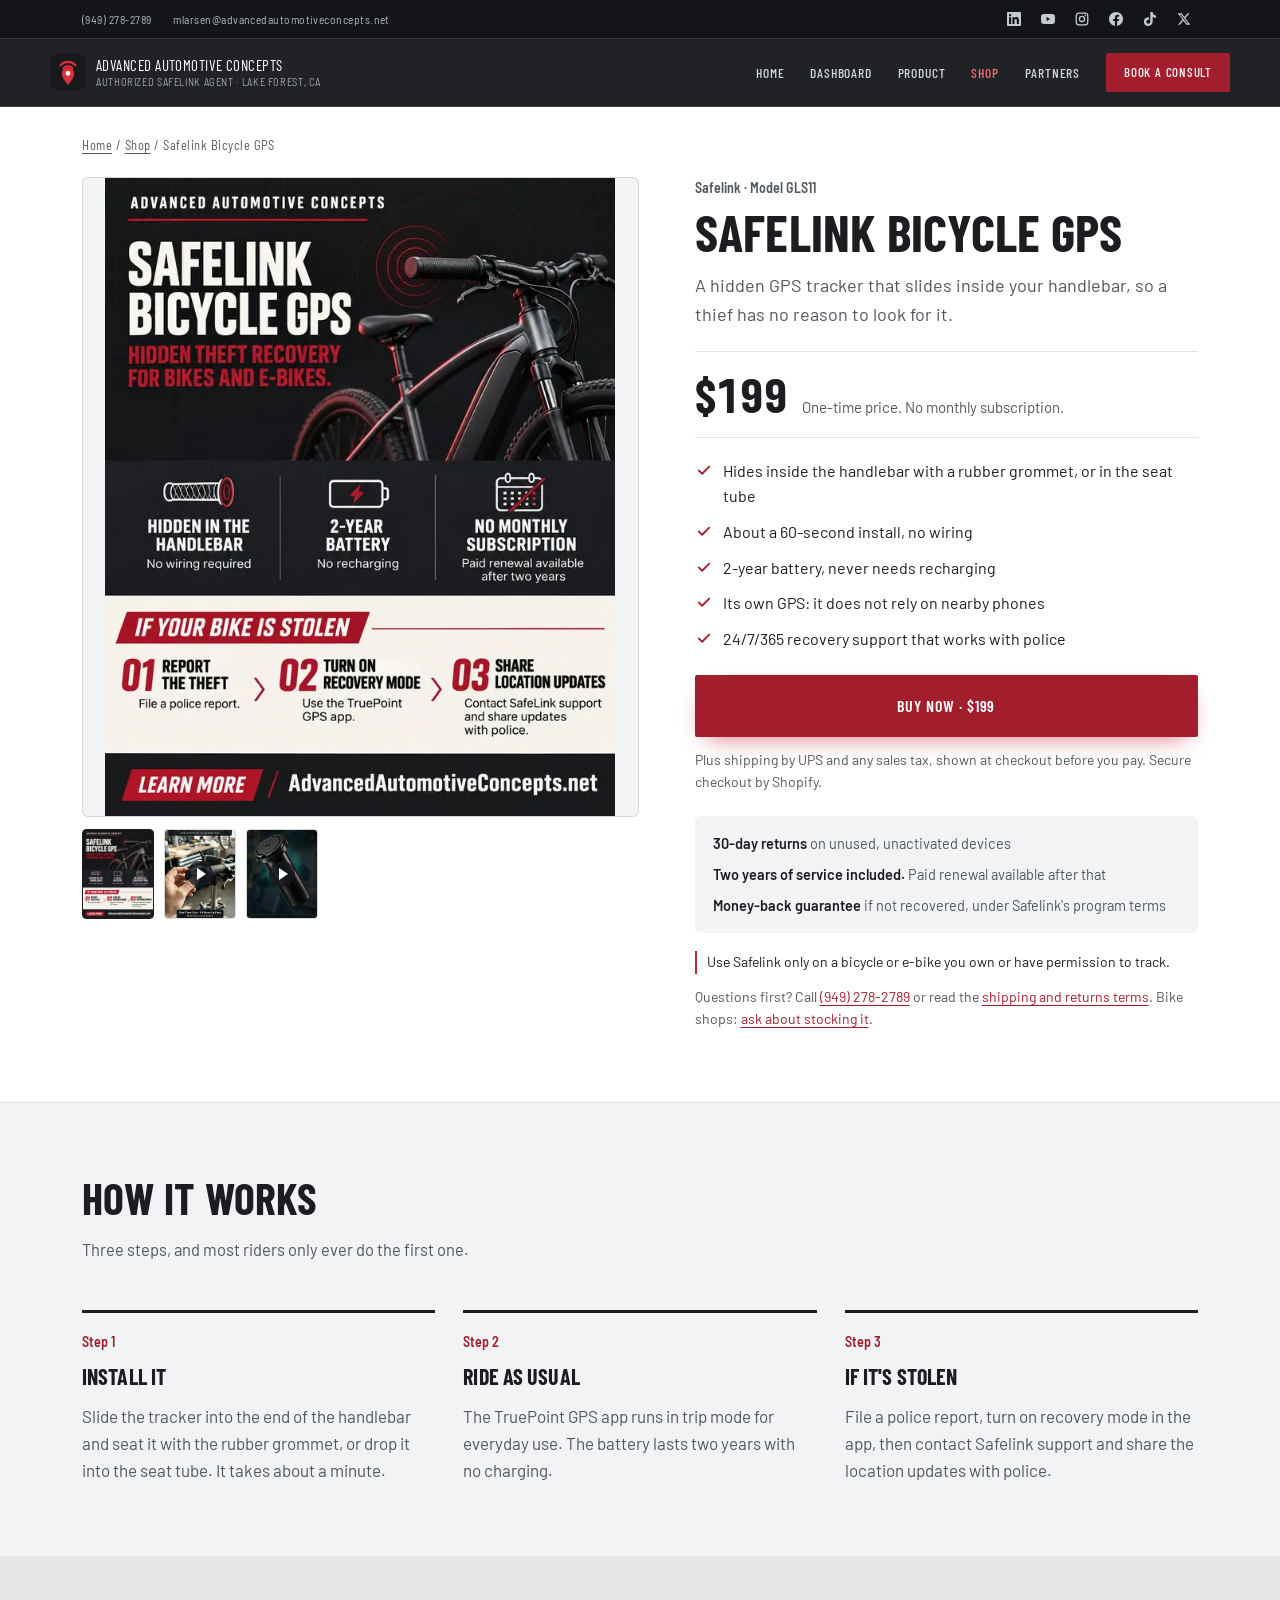
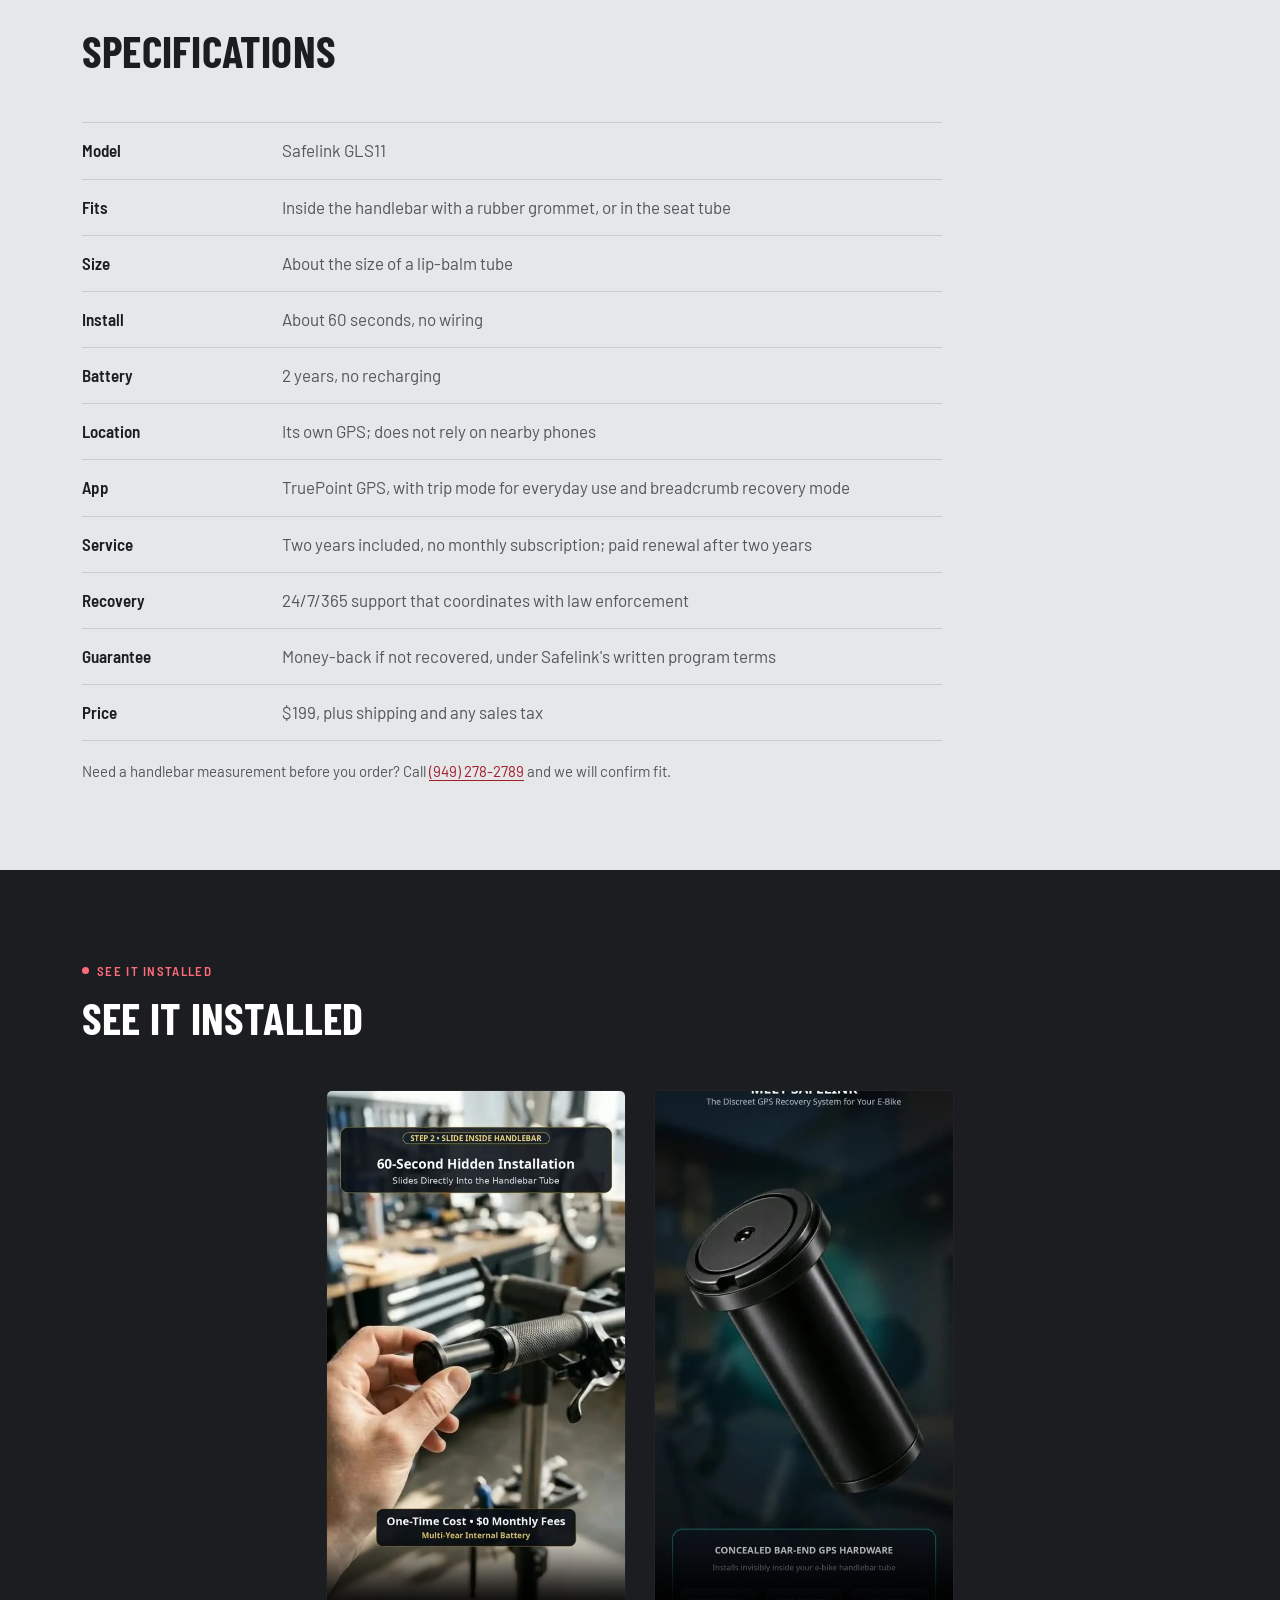
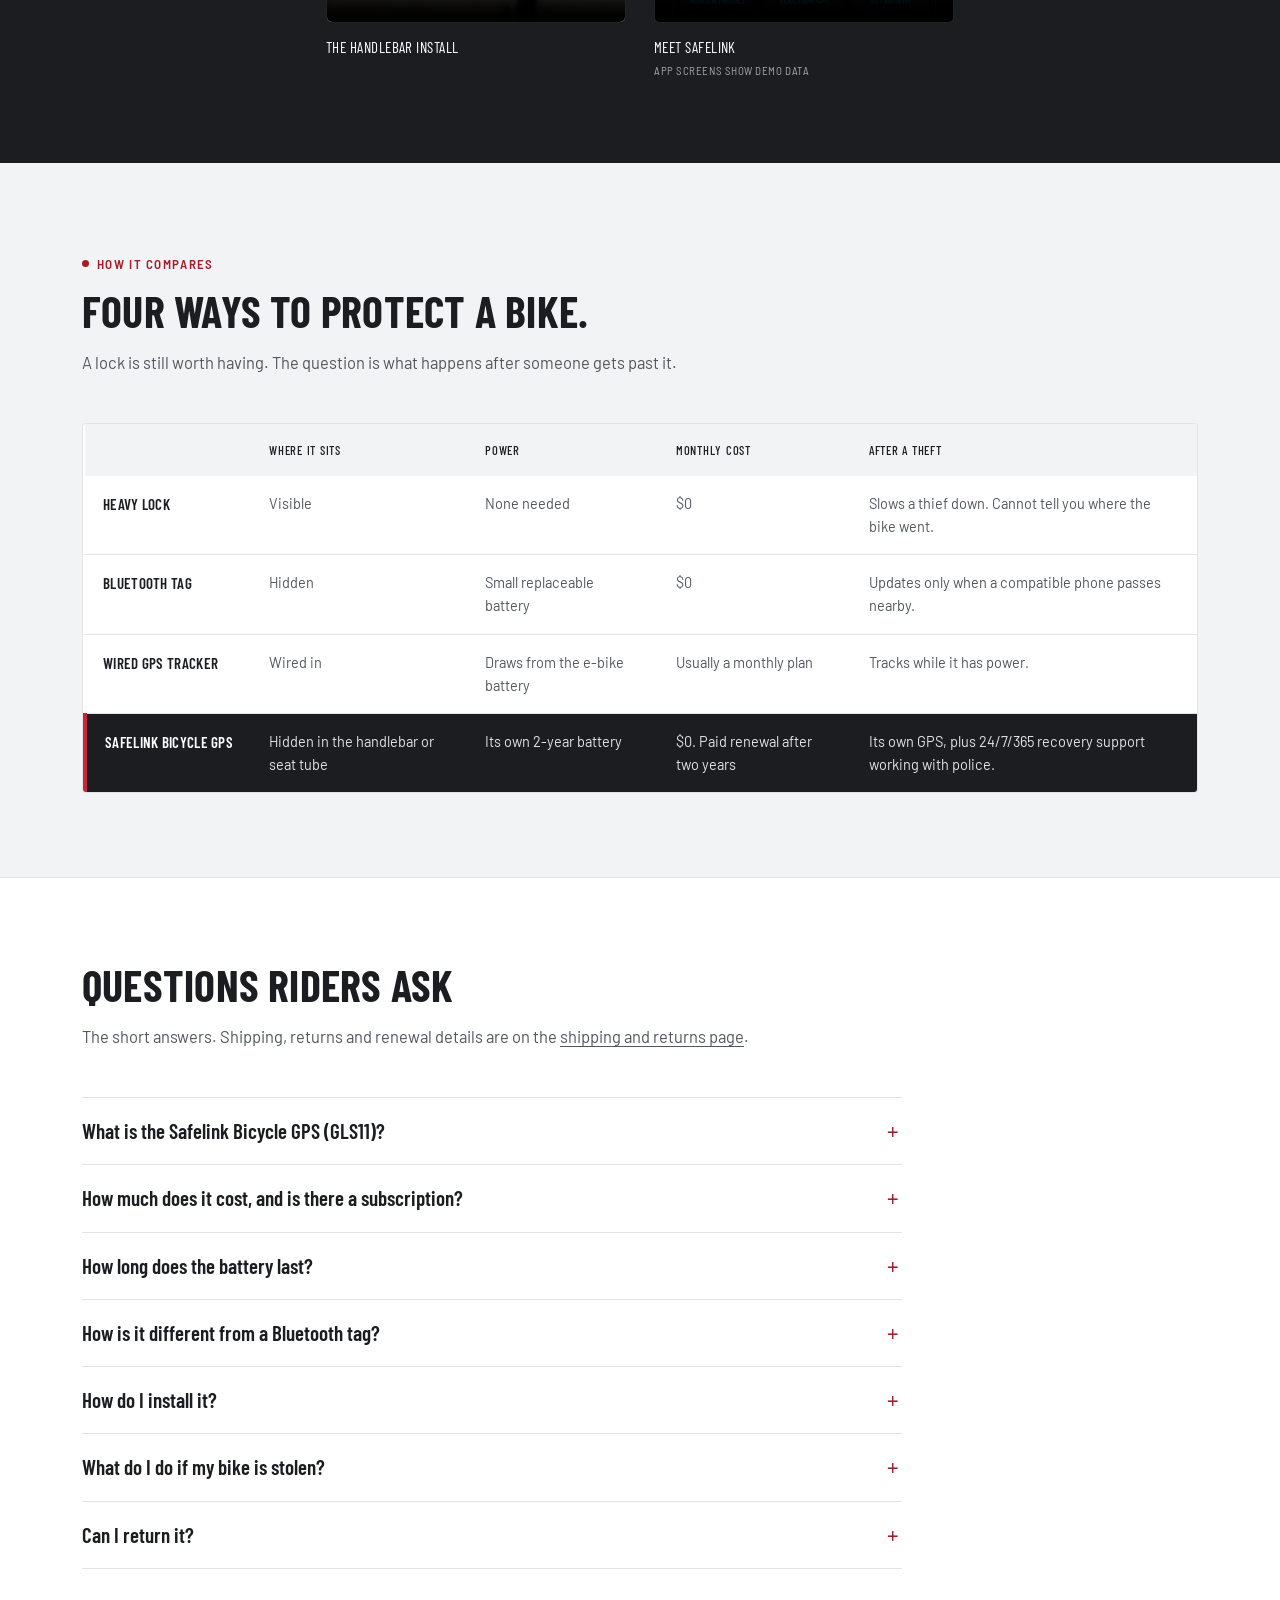
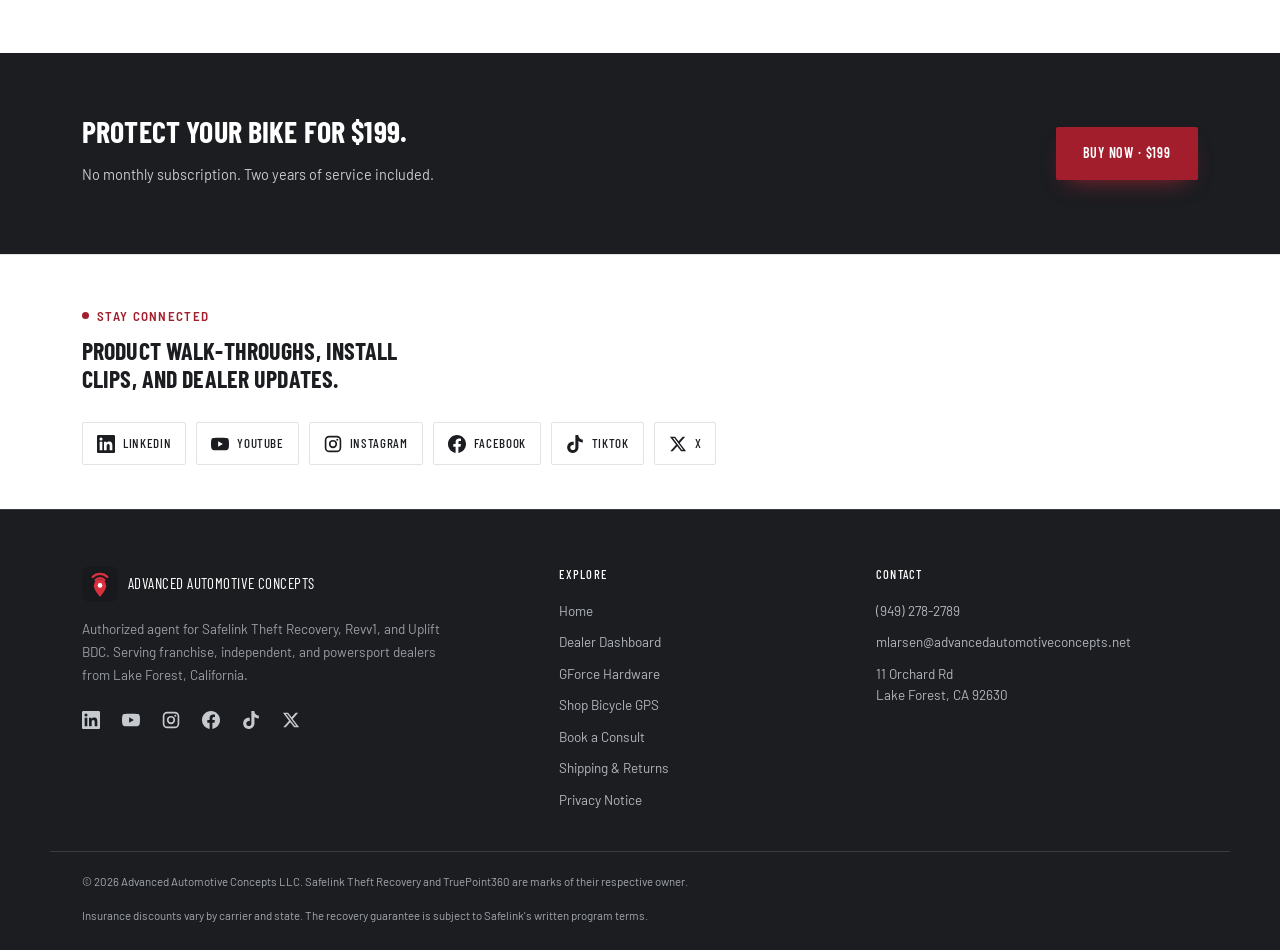
<file: bicycle-gps.html>
<!DOCTYPE html>
<html lang="en">
<head>
<meta charset="UTF-8">
<meta name="viewport" content="width=device-width, initial-scale=1.0">
<title>Safelink Bicycle GPS (GLS11) | Hidden E-Bike GPS Tracker, $199</title>
<meta name="description" content="Hidden GPS tracker for bikes and e-bikes. Fits inside the handlebar, 2-year battery, no monthly subscription, 24/7 recovery support. $199. Order online.">
<link rel="preconnect" href="https://fonts.googleapis.com">
<link rel="preconnect" href="https://fonts.gstatic.com" crossorigin>
<link href="https://fonts.googleapis.com/css2?family=Barlow+Condensed:wght@500;600;700&family=Barlow+Semi+Condensed:wght@500;600&family=Barlow:wght@400;500;600&display=swap" rel="stylesheet">
<link rel="preload" as="image" href="assets/img/gls11-bicycle-gps-1100.webp" imagesrcset="assets/img/gls11-bicycle-gps-640.webp 640w, assets/img/gls11-bicycle-gps-1100.webp 1100w" imagesizes="(max-width: 900px) 92vw, 560px" fetchpriority="high">
<link rel="stylesheet" href="assets/css/style.css">
<link rel="canonical" href="https://advancedautomotiveconcepts.net/bicycle-gps.html">
<link rel="icon" href="/favicon.ico" sizes="48x48">
<link rel="icon" href="/favicon.svg" type="image/svg+xml">
<link rel="apple-touch-icon" href="/apple-touch-icon.png">
<link rel="manifest" href="/site.webmanifest">
<meta name="theme-color" content="#17191D">
<meta property="og:type" content="product">
<meta property="og:site_name" content="Advanced Automotive Concepts">
<meta property="og:locale" content="en_US">
<meta property="og:title" content="Safelink Bicycle GPS (GLS11) | Hidden E-Bike GPS Tracker, $199">
<meta property="og:description" content="Hidden GPS tracker for bikes and e-bikes. Fits inside the handlebar, 2-year battery, no monthly subscription, 24/7 recovery support. $199. Order online.">
<meta property="og:url" content="https://advancedautomotiveconcepts.net/bicycle-gps.html">
<meta property="og:image" content="https://advancedautomotiveconcepts.net/assets/img/gls11-bicycle-gps.jpg">
<meta name="twitter:card" content="summary_large_image">
<meta name="twitter:site" content="@AdvAutoConcepts">
<meta name="twitter:title" content="Safelink Bicycle GPS (GLS11) | Hidden E-Bike GPS Tracker, $199">
<meta name="twitter:description" content="Hidden GPS tracker for bikes and e-bikes. Fits inside the handlebar, 2-year battery, no monthly subscription, 24/7 recovery support. $199. Order online.">
<meta name="twitter:image" content="https://advancedautomotiveconcepts.net/assets/img/gls11-bicycle-gps.jpg">
<script type="application/ld+json">
{
  "@context": "https://schema.org",
  "@graph": [
    {
      "@type": "Product",
      "@id": "https://advancedautomotiveconcepts.net/bicycle-gps.html#product",
      "name": "Safelink Bicycle GPS (GLS11)",
      "sku": "GLS11",
      "model": "GLS11",
      "category": "Bicycle GPS tracker",
      "description": "Hidden GPS theft-recovery tracker for bicycles and e-bikes. Fits inside the handlebar with a rubber grommet or in the seat tube, installs in about 60 seconds with no wiring, runs two years on its battery with no recharging, needs no monthly subscription, and includes 24/7/365 recovery support that works with law enforcement.",
      "image": [
        "https://advancedautomotiveconcepts.net/assets/img/gls11-bicycle-gps.jpg",
        "https://advancedautomotiveconcepts.net/assets/img/poster-ebike-install.jpg"
      ],
      "brand": {
        "@type": "Brand",
        "name": "Safelink"
      },
      "offers": {
        "@type": "Offer",
        "url": "https://advancedautomotiveconcepts.net/bicycle-gps.html",
        "price": "199.00",
        "priceCurrency": "USD",
        "itemCondition": "https://schema.org/NewCondition",
        "seller": {
          "@id": "https://advancedautomotiveconcepts.net/#org"
        },
        "hasMerchantReturnPolicy": {
          "@type": "MerchantReturnPolicy",
          "applicableCountry": "US",
          "returnPolicyCategory": "https://schema.org/MerchantReturnFiniteReturnWindow",
          "merchantReturnDays": 30,
          "returnMethod": "https://schema.org/ReturnByMail",
          "returnFees": "https://schema.org/ReturnShippingFees"
        }
      }
    },
    {
      "@type": "Organization",
      "@id": "https://advancedautomotiveconcepts.net/#org",
      "name": "Advanced Automotive Concepts",
      "url": "https://advancedautomotiveconcepts.net/"
    },
    {
      "@type": "BreadcrumbList",
      "itemListElement": [
        {
          "@type": "ListItem",
          "position": 1,
          "name": "Home",
          "item": "https://advancedautomotiveconcepts.net/"
        },
        {
          "@type": "ListItem",
          "position": 2,
          "name": "Shop",
          "item": "https://advancedautomotiveconcepts.net/lineup.html"
        },
        {
          "@type": "ListItem",
          "position": 3,
          "name": "Safelink Bicycle GPS (GLS11)",
          "item": "https://advancedautomotiveconcepts.net/bicycle-gps.html"
        }
      ]
    }
  ]
}
</script>
<script type="application/ld+json">
{
  "@context": "https://schema.org",
  "@type": "FAQPage",
  "mainEntity": [
    {
      "@type": "Question",
      "name": "What is the Safelink Bicycle GPS (GLS11)?",
      "acceptedAnswer": {
        "@type": "Answer",
        "text": "A hidden GPS theft-recovery tracker for bicycles and e-bikes. It is about the size of a lip-balm tube and slides inside the handlebar or seat tube, so a thief has no reason to look for it."
      }
    },
    {
      "@type": "Question",
      "name": "How much does it cost, and is there a subscription?",
      "acceptedAnswer": {
        "@type": "Answer",
        "text": "$199, plus shipping and any sales tax shown at checkout. There is no monthly subscription. Two years of service are included, and a paid renewal is available after that."
      }
    },
    {
      "@type": "Question",
      "name": "How long does the battery last?",
      "acceptedAnswer": {
        "@type": "Answer",
        "text": "The battery lasts two years and never needs recharging."
      }
    },
    {
      "@type": "Question",
      "name": "How is it different from a Bluetooth tag?",
      "acceptedAnswer": {
        "@type": "Answer",
        "text": "A Bluetooth tag updates only when a compatible phone passes nearby. The GLS11 uses its own GPS, so it does not rely on nearby phones, and it comes with 24/7/365 recovery support that works with police."
      }
    },
    {
      "@type": "Question",
      "name": "How do I install it?",
      "acceptedAnswer": {
        "@type": "Answer",
        "text": "It takes about a minute. The tracker slides into the end of the handlebar and is held by a rubber grommet, or it can go in the seat tube. No wiring and no special tools."
      }
    },
    {
      "@type": "Question",
      "name": "What do I do if my bike is stolen?",
      "acceptedAnswer": {
        "@type": "Answer",
        "text": "File a police report, turn on recovery mode in the TruePoint GPS app, then contact Safelink support and share the location updates with police."
      }
    },
    {
      "@type": "Question",
      "name": "Can I return it?",
      "acceptedAnswer": {
        "@type": "Answer",
        "text": "Yes, within 30 days of delivery if it is unused, not activated and in its original packaging. Full details are on the shipping and returns page."
      }
    }
  ]
}
</script>
</head>
<body>

<a class="skip" href="#main">Skip to content</a>
<header>
  <div class="topbar">
    <div class="wrap topbar-row">
      <div class="topbar-contact">
        <a href="tel:19492782789">(949) 278-2789</a>
        <a href="mailto:mlarsen@advancedautomotiveconcepts.net">mlarsen@advancedautomotiveconcepts.net</a>
      </div>
      <div class="social-row topbar-social">
        <a href="https://www.linkedin.com/company/advancedautomotiveconcepts" target="_blank" rel="noopener" aria-label="Advanced Automotive Concepts on LinkedIn" class="soc soc-linkedin"><svg viewBox="0 0 24 24" width="18" height="18" aria-hidden="true" fill="currentColor"><path d="M20.447 20.452h-3.554v-5.569c0-1.328-.027-3.037-1.852-3.037-1.853 0-2.136 1.445-2.136 2.939v5.667H9.351V9h3.414v1.561h.046c.477-.9 1.637-1.85 3.37-1.85 3.601 0 4.267 2.37 4.267 5.455v6.286zM5.337 7.433a2.062 2.062 0 0 1-2.063-2.065 2.064 2.064 0 1 1 2.063 2.065zm1.782 13.019H3.555V9h3.564v11.452zM22.225 0H1.771C.792 0 0 .774 0 1.729v20.542C0 23.227.792 24 1.771 24h20.451C23.2 24 24 23.227 24 22.271V1.729C24 .774 23.2 0 22.222 0h.003z"/></svg></a>
        <a href="https://www.youtube.com/@AdvancedAutomotiveConcepts" target="_blank" rel="noopener" aria-label="Advanced Automotive Concepts on YouTube" class="soc soc-youtube"><svg viewBox="0 0 24 24" width="18" height="18" aria-hidden="true" fill="currentColor"><path d="M23.498 6.186a3.016 3.016 0 0 0-2.122-2.136C19.505 3.545 12 3.545 12 3.545s-7.505 0-9.377.505A3.017 3.017 0 0 0 .502 6.186C0 8.07 0 12 0 12s0 3.93.502 5.814a3.016 3.016 0 0 0 2.122 2.136c1.871.505 9.376.505 9.376.505s7.505 0 9.377-.505a3.015 3.015 0 0 0 2.122-2.136C24 15.93 24 12 24 12s0-3.93-.502-5.814zM9.545 15.568V8.432L15.818 12l-6.273 3.568z"/></svg></a>
        <a href="https://www.instagram.com/advancedautomotiveconcepts" target="_blank" rel="noopener" aria-label="Advanced Automotive Concepts on Instagram" class="soc soc-instagram"><svg viewBox="0 0 24 24" width="18" height="18" aria-hidden="true" fill="currentColor"><path fill-rule="evenodd" d="M7 1h10a6 6 0 0 1 6 6v10a6 6 0 0 1-6 6H7a6 6 0 0 1-6-6V7a6 6 0 0 1 6-6zm0 2.2A3.8 3.8 0 0 0 3.2 7v10A3.8 3.8 0 0 0 7 20.800h10a3.800 3.800 0 0 0 3.800-3.800V7A3.800 3.800 0 0 0 17 3.200H7zm5 3.300a5.500 5.500 0 1 1 0 11 5.500 5.500 0 0 1 0-11zm0 2.200a3.300 3.300 0 1 0 0 6.600 3.300 3.300 0 0 0 0-6.600zm5.750-3.850a1.350 1.350 0 1 1 0 2.700 1.350 1.350 0 0 1 0-2.700z"/></svg></a>
        <a href="https://www.facebook.com/advancedautomotiveconcepts/" target="_blank" rel="noopener" aria-label="Advanced Automotive Concepts on Facebook" class="soc soc-facebook"><svg viewBox="0 0 24 24" width="18" height="18" aria-hidden="true" fill="currentColor"><path d="M24 12.073c0-6.627-5.373-12-12-12s-12 5.373-12 12c0 5.99 4.388 10.954 10.125 11.854v-8.385H7.078v-3.47h3.047V9.43c0-3.007 1.792-4.669 4.533-4.669 1.312 0 2.686.235 2.686.235v2.953H15.83c-1.491 0-1.956.925-1.956 1.874v2.25h3.328l-.532 3.47h-2.796v8.385C19.612 23.027 24 18.062 24 12.073z"/></svg></a>
        <a href="https://www.tiktok.com/@advancedautoconcepts" target="_blank" rel="noopener" aria-label="Advanced Automotive Concepts on TikTok" class="soc soc-tiktok"><svg viewBox="0 0 24 24" width="18" height="18" aria-hidden="true" fill="currentColor"><path d="M12.525.02c1.31-.02 2.61-.01 3.91-.02.08 1.53.63 3.09 1.75 4.17 1.12 1.11 2.7 1.62 4.24 1.79v4.03c-1.44-.05-2.89-.35-4.2-.97-.57-.26-1.1-.59-1.62-.93-.01 2.92.01 5.84-.02 8.75-.08 1.4-.54 2.79-1.35 3.94-1.31 1.92-3.58 3.17-5.91 3.21-1.43.08-2.86-.31-4.08-1.03-2.02-1.19-3.44-3.37-3.65-5.71-.02-.5-.03-1-.01-1.49.18-1.9 1.12-3.72 2.58-4.96 1.66-1.44 3.98-2.13 6.15-1.72.02 1.48-.04 2.96-.04 4.44-.99-.32-2.15-.23-3.02.37-.63.41-1.11 1.04-1.36 1.75-.21.51-.15 1.07-.14 1.61.24 1.64 1.82 3.02 3.5 2.87 1.12-.01 2.19-.66 2.77-1.61.19-.33.4-.67.41-1.06.1-1.79.06-3.57.07-5.36.01-4.03-.01-8.05.02-12.07z"/></svg></a>
        <a href="https://x.com/AdvAutoConcepts" target="_blank" rel="noopener" aria-label="Advanced Automotive Concepts on X" class="soc soc-x"><svg viewBox="0 0 24 24" width="18" height="18" aria-hidden="true" fill="currentColor"><path d="M18.244 2.25h3.308l-7.227 8.26 8.502 11.24H16.17l-5.214-6.817L4.99 21.75H1.68l7.73-8.835L1.254 2.25H8.08l4.713 6.231zm-1.161 17.52h1.833L7.084 4.126H5.117z"/></svg></a>
      </div>
    </div>
  </div>
  <div class="wrap nav">
    <a href="index.html" class="brand">
      <img src="favicon.svg" alt="" width="36" height="36">
      <div class="brand-text">ADVANCED AUTOMOTIVE CONCEPTS
        <span>AUTHORIZED SAFELINK AGENT · LAKE FOREST, CA</span>
      </div>
    </a>
    <nav class="nav-links" aria-label="Primary">
      <a href="index.html">Home</a>
      <a href="platform.html">Dashboard</a>
      <a href="product.html">Product</a>
      <a href="lineup.html" class="active" aria-current="page">Shop</a>
      <a href="index.html#partners">Partners</a>
      <a href="contact.html" class="nav-cta">Book a Consult</a>
    </nav>
    <button type="button" class="burger" id="burgerBtn" aria-label="Open menu" aria-expanded="false" aria-controls="mobileMenu">
      <span class="burger-line"></span>
      <span class="burger-line"></span>
      <span class="burger-line"></span>
    </button>
  </div>
  <nav class="mobile-menu" id="mobileMenu" aria-label="Mobile">
    <a href="index.html">Home</a>
    <a href="platform.html">Dashboard</a>
    <a href="product.html">Product</a>
    <a href="lineup.html" class="active" aria-current="page">Shop</a>
    <a href="index.html#partners">Partners</a>
    <a href="contact.html" class="nav-cta">Book a Consult</a>
    <div class="social-row mobile-social">
      <a href="https://www.linkedin.com/company/advancedautomotiveconcepts" target="_blank" rel="noopener" aria-label="Advanced Automotive Concepts on LinkedIn" class="soc soc-linkedin"><svg viewBox="0 0 24 24" width="18" height="18" aria-hidden="true" fill="currentColor"><path d="M20.447 20.452h-3.554v-5.569c0-1.328-.027-3.037-1.852-3.037-1.853 0-2.136 1.445-2.136 2.939v5.667H9.351V9h3.414v1.561h.046c.477-.9 1.637-1.85 3.37-1.85 3.601 0 4.267 2.37 4.267 5.455v6.286zM5.337 7.433a2.062 2.062 0 0 1-2.063-2.065 2.064 2.064 0 1 1 2.063 2.065zm1.782 13.019H3.555V9h3.564v11.452zM22.225 0H1.771C.792 0 0 .774 0 1.729v20.542C0 23.227.792 24 1.771 24h20.451C23.2 24 24 23.227 24 22.271V1.729C24 .774 23.2 0 22.222 0h.003z"/></svg></a>
      <a href="https://www.youtube.com/@AdvancedAutomotiveConcepts" target="_blank" rel="noopener" aria-label="Advanced Automotive Concepts on YouTube" class="soc soc-youtube"><svg viewBox="0 0 24 24" width="18" height="18" aria-hidden="true" fill="currentColor"><path d="M23.498 6.186a3.016 3.016 0 0 0-2.122-2.136C19.505 3.545 12 3.545 12 3.545s-7.505 0-9.377.505A3.017 3.017 0 0 0 .502 6.186C0 8.07 0 12 0 12s0 3.93.502 5.814a3.016 3.016 0 0 0 2.122 2.136c1.871.505 9.376.505 9.376.505s7.505 0 9.377-.505a3.015 3.015 0 0 0 2.122-2.136C24 15.93 24 12 24 12s0-3.93-.502-5.814zM9.545 15.568V8.432L15.818 12l-6.273 3.568z"/></svg></a>
      <a href="https://www.instagram.com/advancedautomotiveconcepts" target="_blank" rel="noopener" aria-label="Advanced Automotive Concepts on Instagram" class="soc soc-instagram"><svg viewBox="0 0 24 24" width="18" height="18" aria-hidden="true" fill="currentColor"><path fill-rule="evenodd" d="M7 1h10a6 6 0 0 1 6 6v10a6 6 0 0 1-6 6H7a6 6 0 0 1-6-6V7a6 6 0 0 1 6-6zm0 2.2A3.8 3.8 0 0 0 3.2 7v10A3.8 3.8 0 0 0 7 20.800h10a3.800 3.800 0 0 0 3.800-3.800V7A3.800 3.800 0 0 0 17 3.200H7zm5 3.300a5.500 5.500 0 1 1 0 11 5.500 5.500 0 0 1 0-11zm0 2.200a3.300 3.300 0 1 0 0 6.600 3.300 3.300 0 0 0 0-6.600zm5.750-3.850a1.350 1.350 0 1 1 0 2.700 1.350 1.350 0 0 1 0-2.700z"/></svg></a>
      <a href="https://www.facebook.com/advancedautomotiveconcepts/" target="_blank" rel="noopener" aria-label="Advanced Automotive Concepts on Facebook" class="soc soc-facebook"><svg viewBox="0 0 24 24" width="18" height="18" aria-hidden="true" fill="currentColor"><path d="M24 12.073c0-6.627-5.373-12-12-12s-12 5.373-12 12c0 5.99 4.388 10.954 10.125 11.854v-8.385H7.078v-3.47h3.047V9.43c0-3.007 1.792-4.669 4.533-4.669 1.312 0 2.686.235 2.686.235v2.953H15.83c-1.491 0-1.956.925-1.956 1.874v2.25h3.328l-.532 3.47h-2.796v8.385C19.612 23.027 24 18.062 24 12.073z"/></svg></a>
      <a href="https://www.tiktok.com/@advancedautoconcepts" target="_blank" rel="noopener" aria-label="Advanced Automotive Concepts on TikTok" class="soc soc-tiktok"><svg viewBox="0 0 24 24" width="18" height="18" aria-hidden="true" fill="currentColor"><path d="M12.525.02c1.31-.02 2.61-.01 3.91-.02.08 1.53.63 3.09 1.75 4.17 1.12 1.11 2.7 1.62 4.24 1.79v4.03c-1.44-.05-2.89-.35-4.2-.97-.57-.26-1.1-.59-1.62-.93-.01 2.92.01 5.84-.02 8.75-.08 1.4-.54 2.79-1.35 3.94-1.31 1.92-3.58 3.17-5.91 3.21-1.43.08-2.86-.31-4.08-1.03-2.02-1.19-3.44-3.37-3.65-5.71-.02-.5-.03-1-.01-1.49.18-1.9 1.12-3.72 2.58-4.96 1.66-1.44 3.98-2.13 6.15-1.72.02 1.48-.04 2.96-.04 4.44-.99-.32-2.15-.23-3.02.37-.63.41-1.11 1.04-1.36 1.75-.21.51-.15 1.07-.14 1.61.24 1.64 1.82 3.02 3.5 2.87 1.12-.01 2.19-.66 2.77-1.61.19-.33.4-.67.41-1.06.1-1.79.06-3.57.07-5.36.01-4.03-.01-8.05.02-12.07z"/></svg></a>
      <a href="https://x.com/AdvAutoConcepts" target="_blank" rel="noopener" aria-label="Advanced Automotive Concepts on X" class="soc soc-x"><svg viewBox="0 0 24 24" width="18" height="18" aria-hidden="true" fill="currentColor"><path d="M18.244 2.25h3.308l-7.227 8.26 8.502 11.24H16.17l-5.214-6.817L4.99 21.75H1.68l7.73-8.835L1.254 2.25H8.08l4.713 6.231zm-1.161 17.52h1.833L7.084 4.126H5.117z"/></svg></a>
    </div>
  </nav>
</header>
<main id="main">

<section class="pdp">
  <div class="wrap">
    <nav class="crumbs pdp-crumbs" aria-label="Breadcrumb"><a href="index.html">Home</a> / <a href="lineup.html">Shop</a> / <span aria-current="page">Safelink Bicycle GPS</span></nav>
    <div class="pdp-grid">
      <div class="gallery" data-gallery>
        <div class="gallery-stage">
          <img srcset="assets/img/gls11-bicycle-gps-640.webp 640w, assets/img/gls11-bicycle-gps-1100.webp 1100w" sizes="(max-width: 900px) 92vw, 560px" id="galleryMain" src="assets/img/gls11-bicycle-gps-1100.webp" width="1122" height="1402" fetchpriority="high" alt="Safelink Bicycle GPS poster: the tracker hidden inside a handlebar, 2-year battery, no monthly subscription">
          <video id="galleryVideo" controls playsinline preload="none" hidden></video>
        </div>
        <div class="gallery-thumbs" role="group" aria-label="Product media">
          <button type="button" class="thumb is-active" aria-pressed="true" data-img="assets/img/gls11-bicycle-gps-1100.webp" data-w="1122" data-h="1402" data-alt="Safelink Bicycle GPS poster: the tracker hidden inside a handlebar, 2-year battery, no monthly subscription"><img src="assets/img/gls11-bicycle-gps-640.webp" width="80" height="100" alt="" loading="lazy"><span class="visually-hidden">Show product overview</span></button>
          <button type="button" class="thumb" aria-pressed="false" data-video="assets/video/ebike-handlebar-install.mp4" data-poster="assets/img/poster-ebike-install.webp"><img src="assets/img/poster-ebike-install.webp" width="80" height="100" alt="" loading="lazy"><span class="thumb-play" aria-hidden="true"></span><span class="visually-hidden">Play the handlebar install video</span></button>
          <button type="button" class="thumb" aria-pressed="false" data-video="assets/video/meet-safelink.mp4" data-poster="assets/img/poster-meet-safelink.webp"><img src="assets/img/poster-meet-safelink.webp" width="80" height="100" alt="" loading="lazy"><span class="thumb-play" aria-hidden="true"></span><span class="visually-hidden">Play the Meet Safelink video (app screens show demo data)</span></button>
        </div>
      </div>

      <div class="buybox" id="buy">
        <p class="buybox-brand">Safelink · Model GLS11</p>
        <h1 class="pdp-title">Safelink Bicycle GPS</h1>
        <p class="pdp-sub">A hidden GPS tracker that slides inside your handlebar, so a thief has no reason to look for it.</p>
        <div class="pdp-price"><span class="amount">$199</span><span class="terms">One-time price. No monthly subscription.</span></div>
        <ul class="pdp-points">
          <li><svg viewBox="0 0 24 24" width="18" height="18" aria-hidden="true" fill="none" stroke="currentColor" stroke-width="2.4" stroke-linecap="round" stroke-linejoin="round"><path d="M5 12.5l4.5 4.5L19 7.5"/></svg><span>Hides inside the handlebar with a rubber grommet, or in the seat tube</span></li>
          <li><svg viewBox="0 0 24 24" width="18" height="18" aria-hidden="true" fill="none" stroke="currentColor" stroke-width="2.4" stroke-linecap="round" stroke-linejoin="round"><path d="M5 12.5l4.5 4.5L19 7.5"/></svg><span>About a 60-second install, no wiring</span></li>
          <li><svg viewBox="0 0 24 24" width="18" height="18" aria-hidden="true" fill="none" stroke="currentColor" stroke-width="2.4" stroke-linecap="round" stroke-linejoin="round"><path d="M5 12.5l4.5 4.5L19 7.5"/></svg><span>2-year battery, never needs recharging</span></li>
          <li><svg viewBox="0 0 24 24" width="18" height="18" aria-hidden="true" fill="none" stroke="currentColor" stroke-width="2.4" stroke-linecap="round" stroke-linejoin="round"><path d="M5 12.5l4.5 4.5L19 7.5"/></svg><span>Its own GPS: it does not rely on nearby phones</span></li>
          <li><svg viewBox="0 0 24 24" width="18" height="18" aria-hidden="true" fill="none" stroke="currentColor" stroke-width="2.4" stroke-linecap="round" stroke-linejoin="round"><path d="M5 12.5l4.5 4.5L19 7.5"/></svg><span>24/7/365 recovery support that works with police</span></li>
        </ul>
        <a href="contact.html?interest=Safelink%20Bicycle%20GPS%20(GLS11)" class="btn btn-primary btn-block" data-buy data-buy-label="Buy now · $199">Request to order</a>
        <p class="buy-fine">Plus shipping by UPS and any sales tax, shown at checkout before you pay. Secure checkout by Shopify.</p>
        <ul class="assurances">
          <li><strong>30-day returns</strong> on unused, unactivated devices</li>
          <li><strong>Two years of service included.</strong> Paid renewal available after that</li>
          <li><strong>Money-back guarantee</strong> if not recovered, under Safelink's program terms</li>
        </ul>
        <p class="consent-note consent-light">Use Safelink only on a bicycle or e-bike you own or have permission to track.</p>
        <p class="buy-fine">Questions first? Call <a href="tel:19492782789">(949) 278-2789</a> or read the <a href="shipping-returns.html">shipping and returns terms</a>. Bike shops: <a href="contact.html?interest=Safelink%20Bicycle%20GPS%20(GLS11)">ask about stocking it</a>.</p>
      </div>
    </div>
  </div>
</section>

<section class="pdp-section" aria-labelledby="how-h">
  <div class="wrap">
    <div class="section-head wide">
      <h2 id="how-h">How it works</h2>
      <p>Three steps, and most riders only ever do the first one.</p>
    </div>
    <ol class="steps">
      <li><h3>Install it</h3><p>Slide the tracker into the end of the handlebar and seat it with the rubber grommet, or drop it into the seat tube. It takes about a minute.</p></li>
      <li><h3>Ride as usual</h3><p>The TruePoint GPS app runs in trip mode for everyday use. The battery lasts two years with no charging.</p></li>
      <li><h3>If it's stolen</h3><p>File a police report, turn on recovery mode in the app, then contact Safelink support and share the location updates with police.</p></li>
    </ol>
  </div>
</section>

<section class="pdp-section alt" aria-labelledby="specs-h">
  <div class="wrap">
    <div class="section-head wide">
      <h2 id="specs-h">Specifications</h2>
    </div>
    <dl class="spec-list">
      <div><dt>Model</dt><dd>Safelink GLS11</dd></div>
      <div><dt>Fits</dt><dd>Inside the handlebar with a rubber grommet, or in the seat tube</dd></div>
      <div><dt>Size</dt><dd>About the size of a lip-balm tube</dd></div>
      <div><dt>Install</dt><dd>About 60 seconds, no wiring</dd></div>
      <div><dt>Battery</dt><dd>2 years, no recharging</dd></div>
      <div><dt>Location</dt><dd>Its own GPS; does not rely on nearby phones</dd></div>
      <div><dt>App</dt><dd>TruePoint GPS, with trip mode for everyday use and breadcrumb recovery mode</dd></div>
      <div><dt>Service</dt><dd>Two years included, no monthly subscription; paid renewal after two years</dd></div>
      <div><dt>Recovery</dt><dd>24/7/365 support that coordinates with law enforcement</dd></div>
      <div><dt>Guarantee</dt><dd>Money-back if not recovered, under Safelink's written program terms</dd></div>
      <div><dt>Price</dt><dd>$199, plus shipping and any sales tax</dd></div>
    </dl>
    <p class="spec-note">Need a handlebar measurement before you order? Call <a href="tel:19492782789">(949) 278-2789</a> and we will confirm fit.</p>
  </div>
</section>

<section class="video-wrap">
  <div class="wrap">
    <div class="section-head wide">
      <div class="coord">SEE IT INSTALLED</div>
      <h2>See it installed</h2>
    </div>
    <div class="vgrid two">
      <figure class="vcard">
        <video controls preload="none" playsinline poster="assets/img/poster-ebike-install.webp" src="assets/video/ebike-handlebar-install.mp4"></video>
        <figcaption>The handlebar install</figcaption>
      </figure>
      <figure class="vcard">
        <video controls preload="none" playsinline poster="assets/img/poster-meet-safelink.webp" src="assets/video/meet-safelink.mp4"></video>
        <figcaption>Meet Safelink <span>App screens show demo data</span></figcaption>
      </figure>
    </div>
  </div>
</section>

<section>
  <div class="wrap">
    <div class="section-head wide">
      <div class="coord">HOW IT COMPARES</div>
      <h2>Four ways to protect a bike.</h2>
      <p>A lock is still worth having. The question is what happens after someone gets past it.</p>
    </div>
    <div class="cmp-scroll" tabindex="0" role="region" aria-label="Comparison of bike protection options">
      <table class="cmp-table">
        <thead>
          <tr><th scope="col"><span class="visually-hidden">Option</span></th><th scope="col">Where it sits</th><th scope="col">Power</th><th scope="col">Monthly cost</th><th scope="col">After a theft</th></tr>
        </thead>
        <tbody>
          <tr><th scope="row">Heavy lock</th><td>Visible</td><td>None needed</td><td>$0</td><td>Slows a thief down. Cannot tell you where the bike went.</td></tr>
          <tr><th scope="row">Bluetooth tag</th><td>Hidden</td><td>Small replaceable battery</td><td>$0</td><td>Updates only when a compatible phone passes nearby.</td></tr>
          <tr><th scope="row">Wired GPS tracker</th><td>Wired in</td><td>Draws from the e-bike battery</td><td>Usually a monthly plan</td><td>Tracks while it has power.</td></tr>
          <tr class="us"><th scope="row">Safelink Bicycle GPS</th><td>Hidden in the handlebar or seat tube</td><td>Its own 2-year battery</td><td>$0. Paid renewal after two years</td><td>Its own GPS, plus 24/7/365 recovery support working with police.</td></tr>
        </tbody>
      </table>
    </div>
  </div>
</section>

<section id="faq" style="background:var(--white);border-top:1px solid var(--line);">
  <div class="wrap">
    <div class="section-head wide">
      <h2>Questions riders ask</h2>
      <p>The short answers. Shipping, returns and renewal details are on the <a href="shipping-returns.html" style="border-bottom:1px solid currentColor;">shipping and returns page</a>.</p>
    </div>
    <div class="faq">
      <details>
        <summary>What is the Safelink Bicycle GPS (GLS11)?</summary>
        <p>A hidden GPS theft-recovery tracker for bicycles and e-bikes. It is about the size of a lip-balm tube and slides inside the handlebar or seat tube, so a thief has no reason to look for it.</p>
      </details>
      <details>
        <summary>How much does it cost, and is there a subscription?</summary>
        <p>$199, plus shipping and any sales tax shown at checkout. There is no monthly subscription. Two years of service are included, and a paid renewal is available after that.</p>
      </details>
      <details>
        <summary>How long does the battery last?</summary>
        <p>The battery lasts two years and never needs recharging.</p>
      </details>
      <details>
        <summary>How is it different from a Bluetooth tag?</summary>
        <p>A Bluetooth tag updates only when a compatible phone passes nearby. The GLS11 uses its own GPS, so it does not rely on nearby phones, and it comes with 24/7/365 recovery support that works with police.</p>
      </details>
      <details>
        <summary>How do I install it?</summary>
        <p>It takes about a minute. The tracker slides into the end of the handlebar and is held by a rubber grommet, or it can go in the seat tube. No wiring and no special tools.</p>
      </details>
      <details>
        <summary>What do I do if my bike is stolen?</summary>
        <p>File a police report, turn on recovery mode in the TruePoint GPS app, then contact Safelink support and share the location updates with police.</p>
      </details>
      <details>
        <summary>Can I return it?</summary>
        <p>Yes, within 30 days of delivery if it is unused, not activated and in its original packaging. Full details are on the shipping and returns page.</p>
      </details>
    </div>
  </div>
</section>

<section class="mini-cta">
  <div class="wrap">
    <div>
      <h2 class="mini-h">Protect your bike for $199.</h2>
      <p>No monthly subscription. Two years of service included.</p>
    </div>
    <a href="contact.html?interest=Safelink%20Bicycle%20GPS%20(GLS11)" class="btn btn-primary" data-buy data-buy-label="Buy now · $199">Request to order</a>
  </div>
</section>

<div class="sticky-buy" id="stickyBuy" hidden>
  <div class="sticky-info"><strong>Safelink Bicycle GPS</strong><span>$199 · no monthly fee</span></div>
  <a href="contact.html?interest=Safelink%20Bicycle%20GPS%20(GLS11)" class="btn btn-primary" data-buy data-buy-label="Buy now">Request to order</a>
</div>

<section class="follow-strip" aria-label="Follow Advanced Automotive Concepts">
  <div class="wrap follow-row">
    <div>
      <div class="coord">STAY CONNECTED</div>
      <h2 class="follow-h">Product walk-throughs, install clips, and dealer updates.</h2>
    </div>
    <div class="social-row follow-social">
      <a href="https://www.linkedin.com/company/advancedautomotiveconcepts" target="_blank" rel="noopener" aria-label="Advanced Automotive Concepts on LinkedIn" class="soc soc-linkedin"><svg viewBox="0 0 24 24" width="18" height="18" aria-hidden="true" fill="currentColor"><path d="M20.447 20.452h-3.554v-5.569c0-1.328-.027-3.037-1.852-3.037-1.853 0-2.136 1.445-2.136 2.939v5.667H9.351V9h3.414v1.561h.046c.477-.9 1.637-1.85 3.37-1.85 3.601 0 4.267 2.37 4.267 5.455v6.286zM5.337 7.433a2.062 2.062 0 0 1-2.063-2.065 2.064 2.064 0 1 1 2.063 2.065zm1.782 13.019H3.555V9h3.564v11.452zM22.225 0H1.771C.792 0 0 .774 0 1.729v20.542C0 23.227.792 24 1.771 24h20.451C23.2 24 24 23.227 24 22.271V1.729C24 .774 23.2 0 22.222 0h.003z"/></svg><span>LinkedIn</span></a>
      <a href="https://www.youtube.com/@AdvancedAutomotiveConcepts" target="_blank" rel="noopener" aria-label="Advanced Automotive Concepts on YouTube" class="soc soc-youtube"><svg viewBox="0 0 24 24" width="18" height="18" aria-hidden="true" fill="currentColor"><path d="M23.498 6.186a3.016 3.016 0 0 0-2.122-2.136C19.505 3.545 12 3.545 12 3.545s-7.505 0-9.377.505A3.017 3.017 0 0 0 .502 6.186C0 8.07 0 12 0 12s0 3.93.502 5.814a3.016 3.016 0 0 0 2.122 2.136c1.871.505 9.376.505 9.376.505s7.505 0 9.377-.505a3.015 3.015 0 0 0 2.122-2.136C24 15.93 24 12 24 12s0-3.93-.502-5.814zM9.545 15.568V8.432L15.818 12l-6.273 3.568z"/></svg><span>YouTube</span></a>
      <a href="https://www.instagram.com/advancedautomotiveconcepts" target="_blank" rel="noopener" aria-label="Advanced Automotive Concepts on Instagram" class="soc soc-instagram"><svg viewBox="0 0 24 24" width="18" height="18" aria-hidden="true" fill="currentColor"><path fill-rule="evenodd" d="M7 1h10a6 6 0 0 1 6 6v10a6 6 0 0 1-6 6H7a6 6 0 0 1-6-6V7a6 6 0 0 1 6-6zm0 2.2A3.8 3.8 0 0 0 3.2 7v10A3.8 3.8 0 0 0 7 20.800h10a3.800 3.800 0 0 0 3.800-3.800V7A3.800 3.800 0 0 0 17 3.200H7zm5 3.300a5.500 5.500 0 1 1 0 11 5.500 5.500 0 0 1 0-11zm0 2.200a3.300 3.300 0 1 0 0 6.600 3.300 3.300 0 0 0 0-6.600zm5.750-3.850a1.350 1.350 0 1 1 0 2.700 1.350 1.350 0 0 1 0-2.700z"/></svg><span>Instagram</span></a>
      <a href="https://www.facebook.com/advancedautomotiveconcepts/" target="_blank" rel="noopener" aria-label="Advanced Automotive Concepts on Facebook" class="soc soc-facebook"><svg viewBox="0 0 24 24" width="18" height="18" aria-hidden="true" fill="currentColor"><path d="M24 12.073c0-6.627-5.373-12-12-12s-12 5.373-12 12c0 5.99 4.388 10.954 10.125 11.854v-8.385H7.078v-3.47h3.047V9.43c0-3.007 1.792-4.669 4.533-4.669 1.312 0 2.686.235 2.686.235v2.953H15.83c-1.491 0-1.956.925-1.956 1.874v2.25h3.328l-.532 3.47h-2.796v8.385C19.612 23.027 24 18.062 24 12.073z"/></svg><span>Facebook</span></a>
      <a href="https://www.tiktok.com/@advancedautoconcepts" target="_blank" rel="noopener" aria-label="Advanced Automotive Concepts on TikTok" class="soc soc-tiktok"><svg viewBox="0 0 24 24" width="18" height="18" aria-hidden="true" fill="currentColor"><path d="M12.525.02c1.31-.02 2.61-.01 3.91-.02.08 1.53.63 3.09 1.75 4.17 1.12 1.11 2.7 1.62 4.24 1.79v4.03c-1.44-.05-2.89-.35-4.2-.97-.57-.26-1.1-.59-1.62-.93-.01 2.92.01 5.84-.02 8.75-.08 1.4-.54 2.79-1.35 3.94-1.31 1.92-3.58 3.17-5.91 3.21-1.43.08-2.86-.31-4.08-1.03-2.02-1.19-3.44-3.37-3.65-5.71-.02-.5-.03-1-.01-1.49.18-1.9 1.12-3.72 2.58-4.96 1.66-1.44 3.98-2.13 6.15-1.72.02 1.48-.04 2.96-.04 4.44-.99-.32-2.15-.23-3.02.37-.63.41-1.11 1.04-1.36 1.75-.21.51-.15 1.07-.14 1.61.24 1.64 1.82 3.02 3.5 2.87 1.12-.01 2.19-.66 2.77-1.61.19-.33.4-.67.41-1.06.1-1.79.06-3.57.07-5.36.01-4.03-.01-8.05.02-12.07z"/></svg><span>TikTok</span></a>
      <a href="https://x.com/AdvAutoConcepts" target="_blank" rel="noopener" aria-label="Advanced Automotive Concepts on X" class="soc soc-x"><svg viewBox="0 0 24 24" width="18" height="18" aria-hidden="true" fill="currentColor"><path d="M18.244 2.25h3.308l-7.227 8.26 8.502 11.24H16.17l-5.214-6.817L4.99 21.75H1.68l7.73-8.835L1.254 2.25H8.08l4.713 6.231zm-1.161 17.52h1.833L7.084 4.126H5.117z"/></svg><span>X</span></a>
    </div>
  </div>
</section>
</main>

<footer>
  <div class="wrap foot-grid">
    <div class="foot-brand">
      <a href="index.html" class="brand">
        <img src="favicon.svg" alt="" width="36" height="36">
        <div class="brand-text">ADVANCED AUTOMOTIVE CONCEPTS</div>
      </a>
      <p>Authorized agent for Safelink Theft Recovery, Revv1, and Uplift BDC. Serving franchise, independent, and powersport dealers from Lake Forest, California.</p>
      <div class="social-row foot-social">
        <a href="https://www.linkedin.com/company/advancedautomotiveconcepts" target="_blank" rel="noopener" aria-label="Advanced Automotive Concepts on LinkedIn" class="soc soc-linkedin"><svg viewBox="0 0 24 24" width="18" height="18" aria-hidden="true" fill="currentColor"><path d="M20.447 20.452h-3.554v-5.569c0-1.328-.027-3.037-1.852-3.037-1.853 0-2.136 1.445-2.136 2.939v5.667H9.351V9h3.414v1.561h.046c.477-.9 1.637-1.85 3.37-1.85 3.601 0 4.267 2.37 4.267 5.455v6.286zM5.337 7.433a2.062 2.062 0 0 1-2.063-2.065 2.064 2.064 0 1 1 2.063 2.065zm1.782 13.019H3.555V9h3.564v11.452zM22.225 0H1.771C.792 0 0 .774 0 1.729v20.542C0 23.227.792 24 1.771 24h20.451C23.2 24 24 23.227 24 22.271V1.729C24 .774 23.2 0 22.222 0h.003z"/></svg></a>
        <a href="https://www.youtube.com/@AdvancedAutomotiveConcepts" target="_blank" rel="noopener" aria-label="Advanced Automotive Concepts on YouTube" class="soc soc-youtube"><svg viewBox="0 0 24 24" width="18" height="18" aria-hidden="true" fill="currentColor"><path d="M23.498 6.186a3.016 3.016 0 0 0-2.122-2.136C19.505 3.545 12 3.545 12 3.545s-7.505 0-9.377.505A3.017 3.017 0 0 0 .502 6.186C0 8.07 0 12 0 12s0 3.93.502 5.814a3.016 3.016 0 0 0 2.122 2.136c1.871.505 9.376.505 9.376.505s7.505 0 9.377-.505a3.015 3.015 0 0 0 2.122-2.136C24 15.93 24 12 24 12s0-3.93-.502-5.814zM9.545 15.568V8.432L15.818 12l-6.273 3.568z"/></svg></a>
        <a href="https://www.instagram.com/advancedautomotiveconcepts" target="_blank" rel="noopener" aria-label="Advanced Automotive Concepts on Instagram" class="soc soc-instagram"><svg viewBox="0 0 24 24" width="18" height="18" aria-hidden="true" fill="currentColor"><path fill-rule="evenodd" d="M7 1h10a6 6 0 0 1 6 6v10a6 6 0 0 1-6 6H7a6 6 0 0 1-6-6V7a6 6 0 0 1 6-6zm0 2.2A3.8 3.8 0 0 0 3.2 7v10A3.8 3.8 0 0 0 7 20.800h10a3.800 3.800 0 0 0 3.800-3.800V7A3.800 3.800 0 0 0 17 3.200H7zm5 3.300a5.500 5.500 0 1 1 0 11 5.500 5.500 0 0 1 0-11zm0 2.200a3.300 3.300 0 1 0 0 6.600 3.300 3.300 0 0 0 0-6.600zm5.750-3.850a1.350 1.350 0 1 1 0 2.700 1.350 1.350 0 0 1 0-2.700z"/></svg></a>
        <a href="https://www.facebook.com/advancedautomotiveconcepts/" target="_blank" rel="noopener" aria-label="Advanced Automotive Concepts on Facebook" class="soc soc-facebook"><svg viewBox="0 0 24 24" width="18" height="18" aria-hidden="true" fill="currentColor"><path d="M24 12.073c0-6.627-5.373-12-12-12s-12 5.373-12 12c0 5.99 4.388 10.954 10.125 11.854v-8.385H7.078v-3.47h3.047V9.43c0-3.007 1.792-4.669 4.533-4.669 1.312 0 2.686.235 2.686.235v2.953H15.83c-1.491 0-1.956.925-1.956 1.874v2.25h3.328l-.532 3.47h-2.796v8.385C19.612 23.027 24 18.062 24 12.073z"/></svg></a>
        <a href="https://www.tiktok.com/@advancedautoconcepts" target="_blank" rel="noopener" aria-label="Advanced Automotive Concepts on TikTok" class="soc soc-tiktok"><svg viewBox="0 0 24 24" width="18" height="18" aria-hidden="true" fill="currentColor"><path d="M12.525.02c1.31-.02 2.61-.01 3.91-.02.08 1.53.63 3.09 1.75 4.17 1.12 1.11 2.7 1.62 4.24 1.79v4.03c-1.44-.05-2.89-.35-4.2-.97-.57-.26-1.1-.59-1.62-.93-.01 2.92.01 5.84-.02 8.75-.08 1.4-.54 2.79-1.35 3.94-1.31 1.92-3.58 3.17-5.91 3.21-1.43.08-2.86-.31-4.08-1.03-2.02-1.19-3.44-3.37-3.65-5.71-.02-.5-.03-1-.01-1.49.18-1.9 1.12-3.72 2.58-4.96 1.66-1.44 3.98-2.13 6.15-1.72.02 1.48-.04 2.96-.04 4.44-.99-.32-2.15-.23-3.02.37-.63.41-1.11 1.04-1.36 1.75-.21.51-.15 1.07-.14 1.61.24 1.64 1.82 3.02 3.5 2.87 1.12-.01 2.19-.66 2.77-1.61.19-.33.4-.67.41-1.06.1-1.79.06-3.57.07-5.36.01-4.03-.01-8.05.02-12.07z"/></svg></a>
        <a href="https://x.com/AdvAutoConcepts" target="_blank" rel="noopener" aria-label="Advanced Automotive Concepts on X" class="soc soc-x"><svg viewBox="0 0 24 24" width="18" height="18" aria-hidden="true" fill="currentColor"><path d="M18.244 2.25h3.308l-7.227 8.26 8.502 11.24H16.17l-5.214-6.817L4.99 21.75H1.68l7.73-8.835L1.254 2.25H8.08l4.713 6.231zm-1.161 17.52h1.833L7.084 4.126H5.117z"/></svg></a>
      </div>
    </div>
    <div class="foot-col">
      <h2 class="foot-h">Explore</h2>
      <a href="index.html">Home</a>
      <a href="platform.html">Dealer Dashboard</a>
      <a href="product.html">GForce Hardware</a>
      <a href="bicycle-gps.html">Shop Bicycle GPS</a>
      <a href="contact.html">Book a Consult</a>
      <a href="shipping-returns.html">Shipping &amp; Returns</a>
      <a href="privacy.html">Privacy Notice</a>
    </div>
    <div class="foot-col">
      <h2 class="foot-h">Contact</h2>
      <a href="tel:19492782789">(949) 278-2789</a>
      <a href="mailto:mlarsen@advancedautomotiveconcepts.net">mlarsen@advancedautomotiveconcepts.net</a>
      <span>11 Orchard Rd<br>Lake Forest, CA 92630</span>
    </div>
  </div>
  <div class="wrap foot-base">
    <div>© <span id="year"></span> Advanced Automotive Concepts LLC. Safelink Theft Recovery and TruePoint360 are marks of their respective owner.</div>
    <div>Insurance discounts vary by carrier and state. The recovery guarantee is subject to Safelink's written program terms.</div>
  </div>
</footer>

<script src="assets/js/main.js"></script>
</body>
</html>
</file>
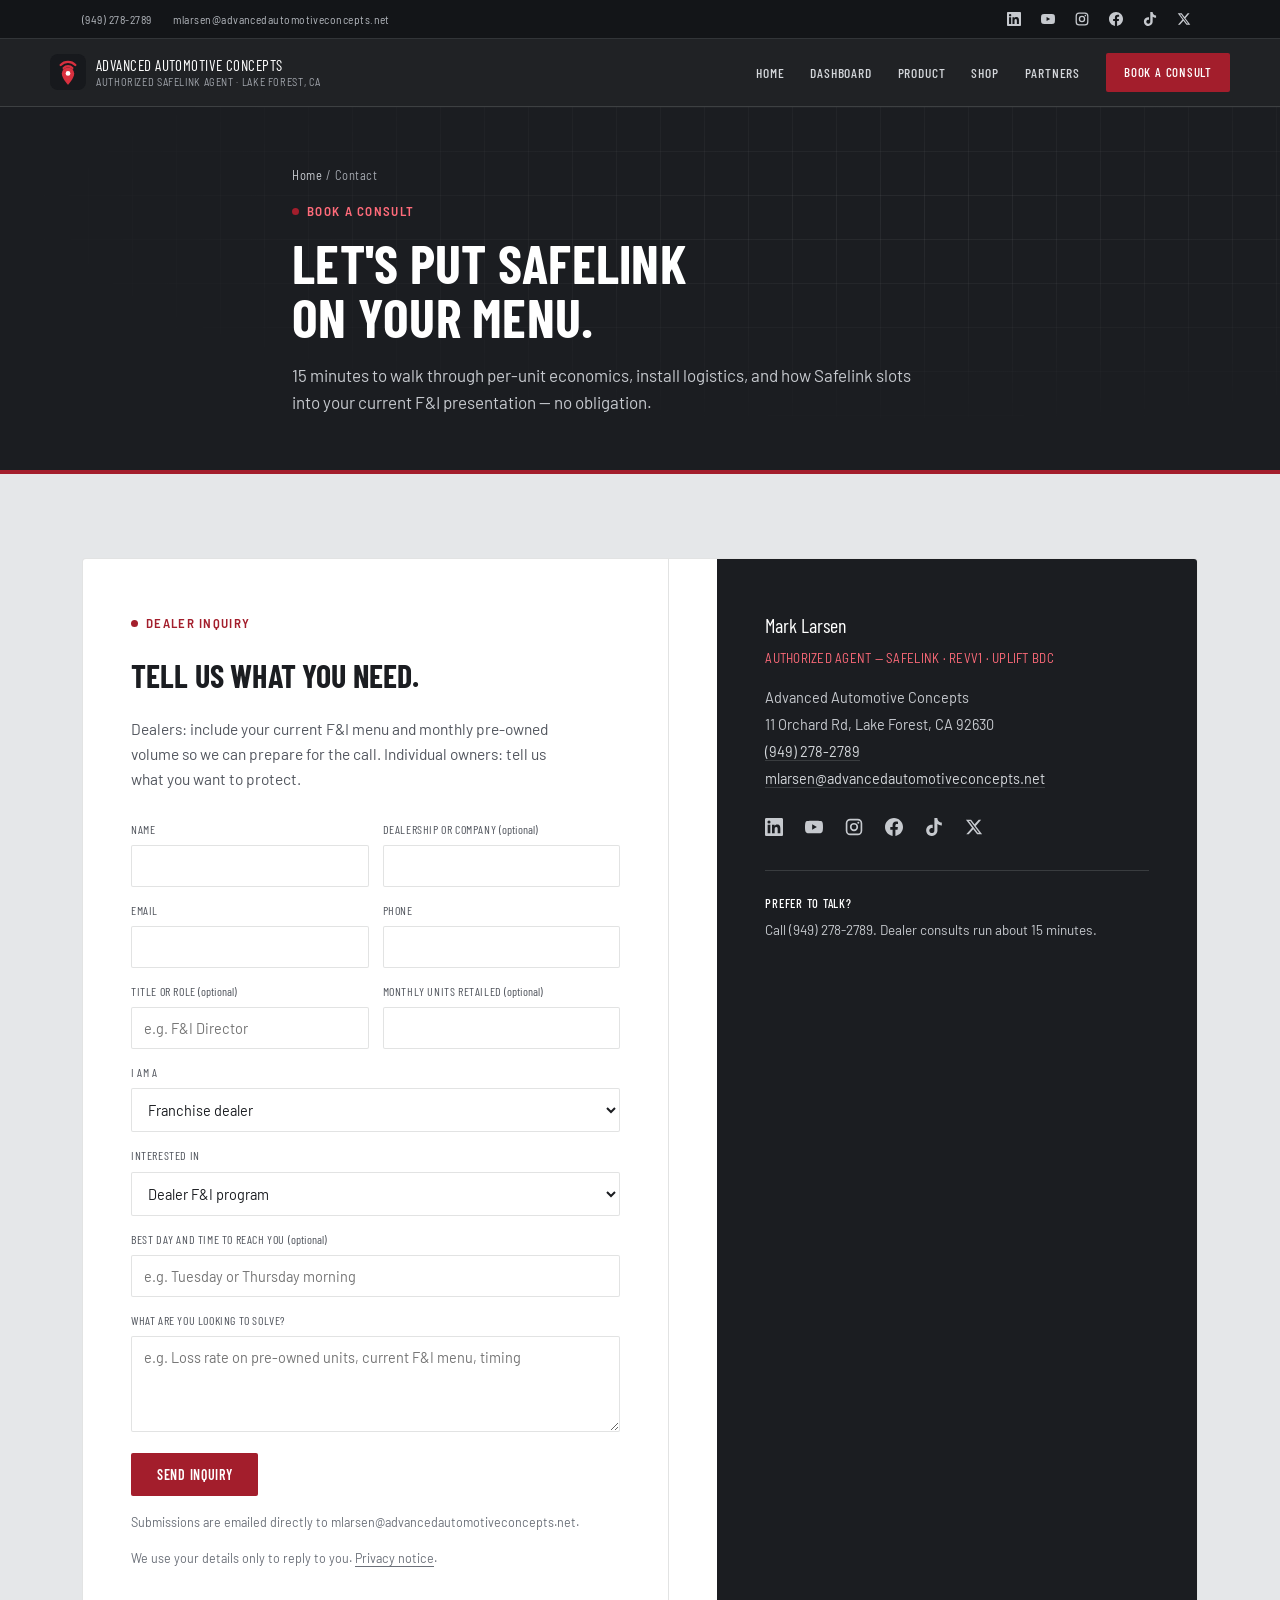
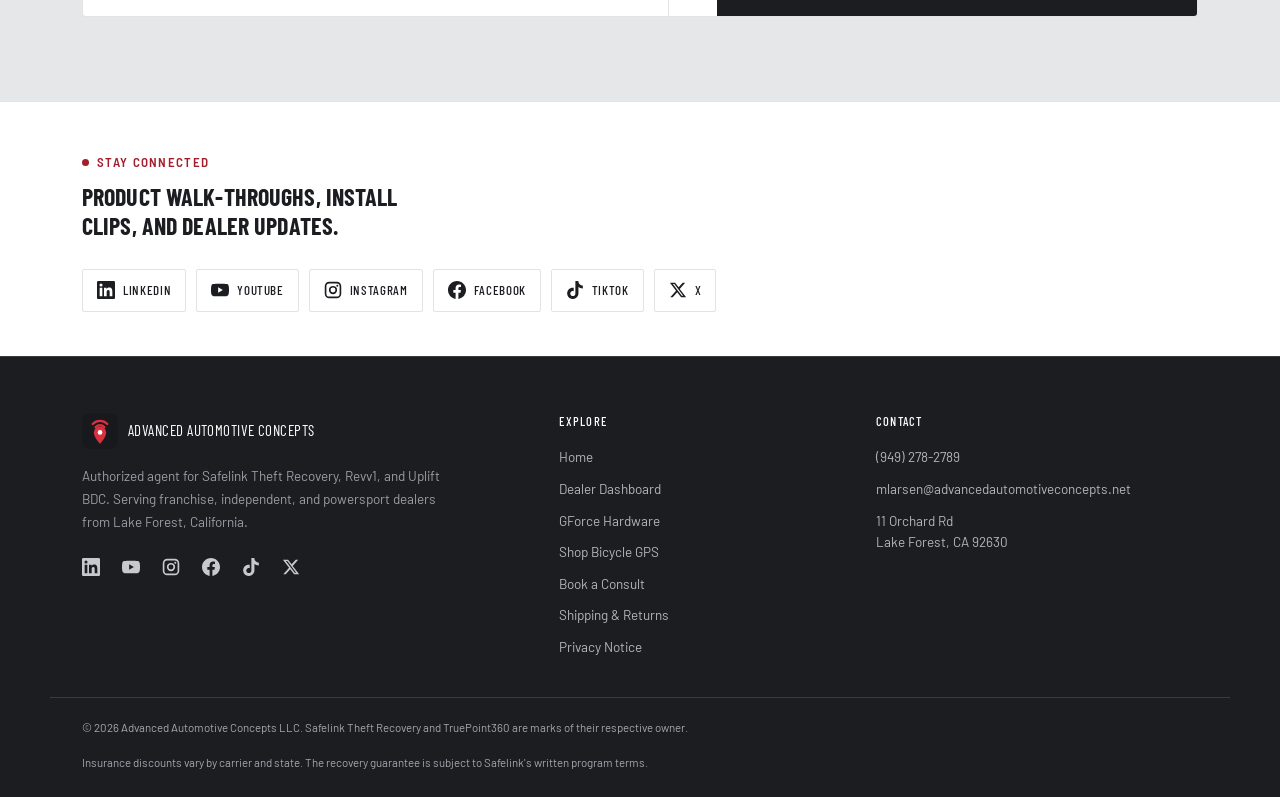
<file: contact.html>
<!DOCTYPE html>
<html lang="en">
<head>
<meta charset="UTF-8">
<meta name="viewport" content="width=device-width, initial-scale=1.0">
<title>Book a Consult — Advanced Automotive Concepts</title>
<meta name="description" content="Book a 15-minute consult to walk through Safelink Theft Recovery economics, install logistics, and your dealership's F&amp;I menu.">
<link rel="preconnect" href="https://fonts.googleapis.com">
<link rel="preconnect" href="https://fonts.gstatic.com" crossorigin>
<link href="https://fonts.googleapis.com/css2?family=Barlow+Condensed:wght@500;600;700&family=Barlow+Semi+Condensed:wght@500;600&family=Barlow:wght@400;500;600&display=swap" rel="stylesheet">
<link rel="stylesheet" href="assets/css/style.css">
<link rel="canonical" href="https://advancedautomotiveconcepts.net/contact.html">
<link rel="icon" href="/favicon.ico" sizes="48x48">
<link rel="icon" href="/favicon.svg" type="image/svg+xml">
<link rel="apple-touch-icon" href="/apple-touch-icon.png">
<link rel="manifest" href="/site.webmanifest">
<meta name="theme-color" content="#17191D">
<meta property="og:type" content="website">
<meta property="og:site_name" content="Advanced Automotive Concepts">
<meta property="og:locale" content="en_US">
<meta property="og:title" content="Book a Consult — Advanced Automotive Concepts">
<meta property="og:description" content="Book a 15-minute consult to walk through Safelink Theft Recovery economics, install logistics, and your dealership's F&amp;I menu.">
<meta property="og:url" content="https://advancedautomotiveconcepts.net/contact.html">
<meta property="og:image" content="https://advancedautomotiveconcepts.net/assets/img/dash-overview.jpg">
<meta name="twitter:card" content="summary_large_image">
<meta name="twitter:site" content="@AdvAutoConcepts">
<meta name="twitter:title" content="Book a Consult — Advanced Automotive Concepts">
<meta name="twitter:description" content="Book a 15-minute consult to walk through Safelink Theft Recovery economics, install logistics, and your dealership's F&amp;I menu.">
<meta name="twitter:image" content="https://advancedautomotiveconcepts.net/assets/img/dash-overview.jpg">
</head>
<body>

<a class="skip" href="#main">Skip to content</a>
<header>
  <div class="topbar">
    <div class="wrap topbar-row">
      <div class="topbar-contact">
        <a href="tel:19492782789">(949) 278-2789</a>
        <a href="mailto:mlarsen@advancedautomotiveconcepts.net">mlarsen@advancedautomotiveconcepts.net</a>
      </div>
      <div class="social-row topbar-social">
        <a href="https://www.linkedin.com/company/advancedautomotiveconcepts" target="_blank" rel="noopener" aria-label="Advanced Automotive Concepts on LinkedIn" class="soc soc-linkedin"><svg viewBox="0 0 24 24" width="18" height="18" aria-hidden="true" fill="currentColor"><path d="M20.447 20.452h-3.554v-5.569c0-1.328-.027-3.037-1.852-3.037-1.853 0-2.136 1.445-2.136 2.939v5.667H9.351V9h3.414v1.561h.046c.477-.9 1.637-1.85 3.37-1.85 3.601 0 4.267 2.37 4.267 5.455v6.286zM5.337 7.433a2.062 2.062 0 0 1-2.063-2.065 2.064 2.064 0 1 1 2.063 2.065zm1.782 13.019H3.555V9h3.564v11.452zM22.225 0H1.771C.792 0 0 .774 0 1.729v20.542C0 23.227.792 24 1.771 24h20.451C23.2 24 24 23.227 24 22.271V1.729C24 .774 23.2 0 22.222 0h.003z"/></svg></a>
        <a href="https://www.youtube.com/@AdvancedAutomotiveConcepts" target="_blank" rel="noopener" aria-label="Advanced Automotive Concepts on YouTube" class="soc soc-youtube"><svg viewBox="0 0 24 24" width="18" height="18" aria-hidden="true" fill="currentColor"><path d="M23.498 6.186a3.016 3.016 0 0 0-2.122-2.136C19.505 3.545 12 3.545 12 3.545s-7.505 0-9.377.505A3.017 3.017 0 0 0 .502 6.186C0 8.07 0 12 0 12s0 3.93.502 5.814a3.016 3.016 0 0 0 2.122 2.136c1.871.505 9.376.505 9.376.505s7.505 0 9.377-.505a3.015 3.015 0 0 0 2.122-2.136C24 15.93 24 12 24 12s0-3.93-.502-5.814zM9.545 15.568V8.432L15.818 12l-6.273 3.568z"/></svg></a>
        <a href="https://www.instagram.com/advancedautomotiveconcepts" target="_blank" rel="noopener" aria-label="Advanced Automotive Concepts on Instagram" class="soc soc-instagram"><svg viewBox="0 0 24 24" width="18" height="18" aria-hidden="true" fill="currentColor"><path fill-rule="evenodd" d="M7 1h10a6 6 0 0 1 6 6v10a6 6 0 0 1-6 6H7a6 6 0 0 1-6-6V7a6 6 0 0 1 6-6zm0 2.2A3.8 3.8 0 0 0 3.2 7v10A3.8 3.8 0 0 0 7 20.800h10a3.800 3.800 0 0 0 3.800-3.800V7A3.800 3.800 0 0 0 17 3.200H7zm5 3.300a5.500 5.500 0 1 1 0 11 5.500 5.500 0 0 1 0-11zm0 2.200a3.300 3.300 0 1 0 0 6.600 3.300 3.300 0 0 0 0-6.600zm5.750-3.850a1.350 1.350 0 1 1 0 2.700 1.350 1.350 0 0 1 0-2.700z"/></svg></a>
        <a href="https://www.facebook.com/advancedautomotiveconcepts/" target="_blank" rel="noopener" aria-label="Advanced Automotive Concepts on Facebook" class="soc soc-facebook"><svg viewBox="0 0 24 24" width="18" height="18" aria-hidden="true" fill="currentColor"><path d="M24 12.073c0-6.627-5.373-12-12-12s-12 5.373-12 12c0 5.99 4.388 10.954 10.125 11.854v-8.385H7.078v-3.47h3.047V9.43c0-3.007 1.792-4.669 4.533-4.669 1.312 0 2.686.235 2.686.235v2.953H15.83c-1.491 0-1.956.925-1.956 1.874v2.25h3.328l-.532 3.47h-2.796v8.385C19.612 23.027 24 18.062 24 12.073z"/></svg></a>
        <a href="https://www.tiktok.com/@advancedautoconcepts" target="_blank" rel="noopener" aria-label="Advanced Automotive Concepts on TikTok" class="soc soc-tiktok"><svg viewBox="0 0 24 24" width="18" height="18" aria-hidden="true" fill="currentColor"><path d="M12.525.02c1.31-.02 2.61-.01 3.91-.02.08 1.53.63 3.09 1.75 4.17 1.12 1.11 2.7 1.62 4.24 1.79v4.03c-1.44-.05-2.89-.35-4.2-.97-.57-.26-1.1-.59-1.62-.93-.01 2.92.01 5.84-.02 8.75-.08 1.4-.54 2.79-1.35 3.94-1.31 1.92-3.58 3.17-5.91 3.21-1.43.08-2.86-.31-4.08-1.03-2.02-1.19-3.44-3.37-3.65-5.71-.02-.5-.03-1-.01-1.49.18-1.9 1.12-3.72 2.58-4.96 1.66-1.44 3.98-2.13 6.15-1.72.02 1.48-.04 2.96-.04 4.44-.99-.32-2.15-.23-3.02.37-.63.41-1.11 1.04-1.36 1.75-.21.51-.15 1.07-.14 1.61.24 1.64 1.82 3.02 3.5 2.87 1.12-.01 2.19-.66 2.77-1.61.19-.33.4-.67.41-1.06.1-1.79.06-3.57.07-5.36.01-4.03-.01-8.05.02-12.07z"/></svg></a>
        <a href="https://x.com/AdvAutoConcepts" target="_blank" rel="noopener" aria-label="Advanced Automotive Concepts on X" class="soc soc-x"><svg viewBox="0 0 24 24" width="18" height="18" aria-hidden="true" fill="currentColor"><path d="M18.244 2.25h3.308l-7.227 8.26 8.502 11.24H16.17l-5.214-6.817L4.99 21.75H1.68l7.73-8.835L1.254 2.25H8.08l4.713 6.231zm-1.161 17.52h1.833L7.084 4.126H5.117z"/></svg></a>
      </div>
    </div>
  </div>
  <div class="wrap nav">
    <a href="index.html" class="brand">
      <img src="favicon.svg" alt="" width="36" height="36">
      <div class="brand-text">ADVANCED AUTOMOTIVE CONCEPTS
        <span>AUTHORIZED SAFELINK AGENT · LAKE FOREST, CA</span>
      </div>
    </a>
    <nav class="nav-links" aria-label="Primary">
      <a href="index.html">Home</a>
      <a href="platform.html">Dashboard</a>
      <a href="product.html">Product</a>
      <a href="lineup.html">Shop</a>
      <a href="index.html#partners">Partners</a>
      <a href="contact.html" class="nav-cta active">Book a Consult</a>
    </nav>
    <button type="button" class="burger" id="burgerBtn" aria-label="Open menu" aria-expanded="false" aria-controls="mobileMenu">
      <span class="burger-line"></span>
      <span class="burger-line"></span>
      <span class="burger-line"></span>
    </button>
  </div>
  <nav class="mobile-menu" id="mobileMenu" aria-label="Mobile">
    <a href="index.html">Home</a>
    <a href="platform.html">Dashboard</a>
    <a href="product.html">Product</a>
    <a href="lineup.html">Shop</a>
    <a href="index.html#partners">Partners</a>
    <a href="contact.html" class="nav-cta">Book a Consult</a>
    <div class="social-row mobile-social">
      <a href="https://www.linkedin.com/company/advancedautomotiveconcepts" target="_blank" rel="noopener" aria-label="Advanced Automotive Concepts on LinkedIn" class="soc soc-linkedin"><svg viewBox="0 0 24 24" width="18" height="18" aria-hidden="true" fill="currentColor"><path d="M20.447 20.452h-3.554v-5.569c0-1.328-.027-3.037-1.852-3.037-1.853 0-2.136 1.445-2.136 2.939v5.667H9.351V9h3.414v1.561h.046c.477-.9 1.637-1.85 3.37-1.85 3.601 0 4.267 2.37 4.267 5.455v6.286zM5.337 7.433a2.062 2.062 0 0 1-2.063-2.065 2.064 2.064 0 1 1 2.063 2.065zm1.782 13.019H3.555V9h3.564v11.452zM22.225 0H1.771C.792 0 0 .774 0 1.729v20.542C0 23.227.792 24 1.771 24h20.451C23.2 24 24 23.227 24 22.271V1.729C24 .774 23.2 0 22.222 0h.003z"/></svg></a>
      <a href="https://www.youtube.com/@AdvancedAutomotiveConcepts" target="_blank" rel="noopener" aria-label="Advanced Automotive Concepts on YouTube" class="soc soc-youtube"><svg viewBox="0 0 24 24" width="18" height="18" aria-hidden="true" fill="currentColor"><path d="M23.498 6.186a3.016 3.016 0 0 0-2.122-2.136C19.505 3.545 12 3.545 12 3.545s-7.505 0-9.377.505A3.017 3.017 0 0 0 .502 6.186C0 8.07 0 12 0 12s0 3.93.502 5.814a3.016 3.016 0 0 0 2.122 2.136c1.871.505 9.376.505 9.376.505s7.505 0 9.377-.505a3.015 3.015 0 0 0 2.122-2.136C24 15.93 24 12 24 12s0-3.93-.502-5.814zM9.545 15.568V8.432L15.818 12l-6.273 3.568z"/></svg></a>
      <a href="https://www.instagram.com/advancedautomotiveconcepts" target="_blank" rel="noopener" aria-label="Advanced Automotive Concepts on Instagram" class="soc soc-instagram"><svg viewBox="0 0 24 24" width="18" height="18" aria-hidden="true" fill="currentColor"><path fill-rule="evenodd" d="M7 1h10a6 6 0 0 1 6 6v10a6 6 0 0 1-6 6H7a6 6 0 0 1-6-6V7a6 6 0 0 1 6-6zm0 2.2A3.8 3.8 0 0 0 3.2 7v10A3.8 3.8 0 0 0 7 20.800h10a3.800 3.800 0 0 0 3.800-3.800V7A3.800 3.800 0 0 0 17 3.200H7zm5 3.300a5.500 5.500 0 1 1 0 11 5.500 5.500 0 0 1 0-11zm0 2.200a3.300 3.300 0 1 0 0 6.600 3.300 3.300 0 0 0 0-6.600zm5.750-3.850a1.350 1.350 0 1 1 0 2.700 1.350 1.350 0 0 1 0-2.700z"/></svg></a>
      <a href="https://www.facebook.com/advancedautomotiveconcepts/" target="_blank" rel="noopener" aria-label="Advanced Automotive Concepts on Facebook" class="soc soc-facebook"><svg viewBox="0 0 24 24" width="18" height="18" aria-hidden="true" fill="currentColor"><path d="M24 12.073c0-6.627-5.373-12-12-12s-12 5.373-12 12c0 5.99 4.388 10.954 10.125 11.854v-8.385H7.078v-3.47h3.047V9.43c0-3.007 1.792-4.669 4.533-4.669 1.312 0 2.686.235 2.686.235v2.953H15.83c-1.491 0-1.956.925-1.956 1.874v2.25h3.328l-.532 3.47h-2.796v8.385C19.612 23.027 24 18.062 24 12.073z"/></svg></a>
      <a href="https://www.tiktok.com/@advancedautoconcepts" target="_blank" rel="noopener" aria-label="Advanced Automotive Concepts on TikTok" class="soc soc-tiktok"><svg viewBox="0 0 24 24" width="18" height="18" aria-hidden="true" fill="currentColor"><path d="M12.525.02c1.31-.02 2.61-.01 3.91-.02.08 1.53.63 3.09 1.75 4.17 1.12 1.11 2.7 1.62 4.24 1.79v4.03c-1.44-.05-2.89-.35-4.2-.97-.57-.26-1.1-.59-1.62-.93-.01 2.92.01 5.84-.02 8.75-.08 1.4-.54 2.79-1.35 3.94-1.31 1.92-3.58 3.17-5.91 3.21-1.43.08-2.86-.31-4.08-1.03-2.02-1.19-3.44-3.37-3.65-5.71-.02-.5-.03-1-.01-1.49.18-1.9 1.12-3.72 2.58-4.96 1.66-1.44 3.98-2.13 6.15-1.72.02 1.48-.04 2.96-.04 4.44-.99-.32-2.15-.23-3.02.37-.63.41-1.11 1.04-1.36 1.75-.21.51-.15 1.07-.14 1.61.24 1.64 1.82 3.02 3.5 2.87 1.12-.01 2.19-.66 2.77-1.61.19-.33.4-.67.41-1.06.1-1.79.06-3.57.07-5.36.01-4.03-.01-8.05.02-12.07z"/></svg></a>
      <a href="https://x.com/AdvAutoConcepts" target="_blank" rel="noopener" aria-label="Advanced Automotive Concepts on X" class="soc soc-x"><svg viewBox="0 0 24 24" width="18" height="18" aria-hidden="true" fill="currentColor"><path d="M18.244 2.25h3.308l-7.227 8.26 8.502 11.24H16.17l-5.214-6.817L4.99 21.75H1.68l7.73-8.835L1.254 2.25H8.08l4.713 6.231zm-1.161 17.52h1.833L7.084 4.126H5.117z"/></svg></a>
    </div>
  </nav>
</header>
<main id="main">

<section class="page-hero">
  <div class="hero-grid"></div>
  <div class="wrap page-hero-inner">
    <div class="crumbs"><a href="index.html">Home</a> / Contact</div>
    <div class="coord" style="margin-top:16px;">BOOK A CONSULT</div>
    <h1>Let's put Safelink on your menu.</h1>
    <p class="lead">15 minutes to walk through per-unit economics, install logistics, and how Safelink slots into your current F&amp;I presentation — no obligation.</p>
  </div>
</section>

<section class="cta-section">
  <div class="wrap">
    <div class="cta-grid">
      <div class="cta-left">
        <div class="coord" style="margin-bottom:16px;">DEALER INQUIRY</div>
        <h2>Tell us what you need.</h2>
        <p>Dealers: include your current F&amp;I menu and monthly pre-owned volume so we can prepare for the call. Individual owners: tell us what you want to protect.</p>
        <form class="cform" id="dealerForm" novalidate>
          <input type="text" name="_honey" class="hp" tabindex="-1" autocomplete="off" aria-hidden="true" aria-label="Leave this field empty">
          <div class="row2">
            <div>
              <label for="f-name">Name</label>
              <input id="f-name" type="text" name="Name" required>
            </div>
            <div data-dealer-only>
              <label for="f-dealer">Dealership or company <span style="text-transform:none;letter-spacing:0;">(optional)</span></label>
              <input id="f-dealer" type="text" name="Dealership">
            </div>
          </div>
          <div class="row2">
            <div>
              <label for="f-email">Email</label>
              <input id="f-email" type="email" name="Email" required>
            </div>
            <div>
              <label for="f-phone">Phone</label>
              <input id="f-phone" type="tel" name="Phone">
            </div>
          </div>
          <div class="row2" data-dealer-only>
            <div>
              <label for="f-role">Title or role <span style="text-transform:none;letter-spacing:0;">(optional)</span></label>
              <input id="f-role" type="text" name="Title" placeholder="e.g. F&amp;I Director">
            </div>
            <div>
              <label for="f-vol">Monthly units retailed <span style="text-transform:none;letter-spacing:0;">(optional)</span></label>
              <input id="f-vol" type="text" name="Monthly Units" inputmode="numeric">
            </div>
          </div>
          <div>
            <label for="f-type">I am a</label>
            <select id="f-type" name="Customer Type">
              <option>Franchise dealer</option>
              <option>Independent dealer</option>
              <option>Powersport / motorcycle dealer</option>
              <option>Fleet operator</option>
              <option>Individual owner or rider</option>
              <option>Other</option>
            </select>
          </div>
          <div>
            <label for="f-interest">Interested in</label>
            <select id="f-interest" name="Interested In">
              <option>Dealer F&amp;I program</option>
              <option>Safelink Bicycle GPS (GLS11)</option>
              <option>Powersport program</option>
              <option>Motorcycle tracker</option>
              <option>Fleet management</option>
              <option>Personal card tracker</option>
              <option>Not sure yet</option>
            </select>
          </div>
          <div>
            <label for="f-when">Best day and time to reach you <span style="text-transform:none;letter-spacing:0;">(optional)</span></label>
            <input id="f-when" type="text" name="Preferred Time" placeholder="e.g. Tuesday or Thursday morning">
          </div>
          <div>
            <label for="f-msg">What are you looking to solve?</label>
            <textarea id="f-msg" name="Message" placeholder="e.g. Loss rate on pre-owned units, current F&amp;I menu, timing"></textarea>
          </div>
          <button type="submit" id="formSubmitBtn">Send Inquiry</button>
          <div class="form-note" id="formStatus">Submissions are emailed directly to mlarsen@advancedautomotiveconcepts.net.</div>
          <div class="form-note">We use your details only to reply to you. <a href="privacy.html" style="border-bottom:1px solid currentColor;">Privacy notice</a>.</div>
        </form>
      </div>
      <div class="cta-right">
        <div class="sig">
          <div class="name">Mark Larsen</div>
          <div class="role mono">AUTHORIZED AGENT — SAFELINK · REVV1 · UPLIFT BDC</div>
          <div class="field">Advanced Automotive Concepts</div>
          <div class="field">11 Orchard Rd, Lake Forest, CA 92630</div>
          <div class="field"><a href="tel:19492782789">(949) 278-2789</a></div>
          <div class="field"><a href="mailto:mlarsen@advancedautomotiveconcepts.net">mlarsen@advancedautomotiveconcepts.net</a></div>
        </div>
        <div class="social-row">
          <a href="https://www.linkedin.com/company/advancedautomotiveconcepts" target="_blank" rel="noopener" aria-label="Advanced Automotive Concepts on LinkedIn" class="soc soc-linkedin"><svg viewBox="0 0 24 24" width="18" height="18" aria-hidden="true" fill="currentColor"><path d="M20.447 20.452h-3.554v-5.569c0-1.328-.027-3.037-1.852-3.037-1.853 0-2.136 1.445-2.136 2.939v5.667H9.351V9h3.414v1.561h.046c.477-.9 1.637-1.85 3.37-1.85 3.601 0 4.267 2.37 4.267 5.455v6.286zM5.337 7.433a2.062 2.062 0 0 1-2.063-2.065 2.064 2.064 0 1 1 2.063 2.065zm1.782 13.019H3.555V9h3.564v11.452zM22.225 0H1.771C.792 0 0 .774 0 1.729v20.542C0 23.227.792 24 1.771 24h20.451C23.2 24 24 23.227 24 22.271V1.729C24 .774 23.2 0 22.222 0h.003z"/></svg></a>
          <a href="https://www.youtube.com/@AdvancedAutomotiveConcepts" target="_blank" rel="noopener" aria-label="Advanced Automotive Concepts on YouTube" class="soc soc-youtube"><svg viewBox="0 0 24 24" width="18" height="18" aria-hidden="true" fill="currentColor"><path d="M23.498 6.186a3.016 3.016 0 0 0-2.122-2.136C19.505 3.545 12 3.545 12 3.545s-7.505 0-9.377.505A3.017 3.017 0 0 0 .502 6.186C0 8.07 0 12 0 12s0 3.93.502 5.814a3.016 3.016 0 0 0 2.122 2.136c1.871.505 9.376.505 9.376.505s7.505 0 9.377-.505a3.015 3.015 0 0 0 2.122-2.136C24 15.93 24 12 24 12s0-3.93-.502-5.814zM9.545 15.568V8.432L15.818 12l-6.273 3.568z"/></svg></a>
          <a href="https://www.instagram.com/advancedautomotiveconcepts" target="_blank" rel="noopener" aria-label="Advanced Automotive Concepts on Instagram" class="soc soc-instagram"><svg viewBox="0 0 24 24" width="18" height="18" aria-hidden="true" fill="currentColor"><path fill-rule="evenodd" d="M7 1h10a6 6 0 0 1 6 6v10a6 6 0 0 1-6 6H7a6 6 0 0 1-6-6V7a6 6 0 0 1 6-6zm0 2.2A3.8 3.8 0 0 0 3.2 7v10A3.8 3.8 0 0 0 7 20.800h10a3.800 3.800 0 0 0 3.800-3.800V7A3.800 3.800 0 0 0 17 3.200H7zm5 3.300a5.500 5.500 0 1 1 0 11 5.500 5.500 0 0 1 0-11zm0 2.200a3.300 3.300 0 1 0 0 6.600 3.300 3.300 0 0 0 0-6.600zm5.750-3.850a1.350 1.350 0 1 1 0 2.700 1.350 1.350 0 0 1 0-2.700z"/></svg></a>
          <a href="https://www.facebook.com/advancedautomotiveconcepts/" target="_blank" rel="noopener" aria-label="Advanced Automotive Concepts on Facebook" class="soc soc-facebook"><svg viewBox="0 0 24 24" width="18" height="18" aria-hidden="true" fill="currentColor"><path d="M24 12.073c0-6.627-5.373-12-12-12s-12 5.373-12 12c0 5.99 4.388 10.954 10.125 11.854v-8.385H7.078v-3.47h3.047V9.43c0-3.007 1.792-4.669 4.533-4.669 1.312 0 2.686.235 2.686.235v2.953H15.83c-1.491 0-1.956.925-1.956 1.874v2.25h3.328l-.532 3.47h-2.796v8.385C19.612 23.027 24 18.062 24 12.073z"/></svg></a>
          <a href="https://www.tiktok.com/@advancedautoconcepts" target="_blank" rel="noopener" aria-label="Advanced Automotive Concepts on TikTok" class="soc soc-tiktok"><svg viewBox="0 0 24 24" width="18" height="18" aria-hidden="true" fill="currentColor"><path d="M12.525.02c1.31-.02 2.61-.01 3.91-.02.08 1.53.63 3.09 1.75 4.17 1.12 1.11 2.7 1.62 4.24 1.79v4.03c-1.44-.05-2.89-.35-4.2-.97-.57-.26-1.1-.59-1.62-.93-.01 2.92.01 5.84-.02 8.75-.08 1.4-.54 2.79-1.35 3.94-1.31 1.92-3.58 3.17-5.91 3.21-1.43.08-2.86-.31-4.08-1.03-2.02-1.19-3.44-3.37-3.65-5.71-.02-.5-.03-1-.01-1.49.18-1.9 1.12-3.72 2.58-4.96 1.66-1.44 3.98-2.13 6.15-1.72.02 1.48-.04 2.96-.04 4.44-.99-.32-2.15-.23-3.02.37-.63.41-1.11 1.04-1.36 1.75-.21.51-.15 1.07-.14 1.61.24 1.64 1.82 3.02 3.5 2.87 1.12-.01 2.19-.66 2.77-1.61.19-.33.4-.67.41-1.06.1-1.79.06-3.57.07-5.36.01-4.03-.01-8.05.02-12.07z"/></svg></a>
          <a href="https://x.com/AdvAutoConcepts" target="_blank" rel="noopener" aria-label="Advanced Automotive Concepts on X" class="soc soc-x"><svg viewBox="0 0 24 24" width="18" height="18" aria-hidden="true" fill="currentColor"><path d="M18.244 2.25h3.308l-7.227 8.26 8.502 11.24H16.17l-5.214-6.817L4.99 21.75H1.68l7.73-8.835L1.254 2.25H8.08l4.713 6.231zm-1.161 17.52h1.833L7.084 4.126H5.117z"/></svg></a>
        </div>
        <div class="hours" id="bookBlock" hidden><strong>Pick a time yourself</strong>Choose a 15-minute slot on the calendar and it is confirmed straight away.
          <div style="margin-top:14px;"><a id="bookLink" href="#" target="_blank" rel="noopener" class="btn btn-primary">Open the calendar</a></div>
        </div>
        <div class="hours"><strong>Prefer to talk?</strong>Call (949) 278-2789. Dealer consults run about 15 minutes.</div>
      </div>
    </div>
  </div>
</section>

<section class="follow-strip" aria-label="Follow Advanced Automotive Concepts">
  <div class="wrap follow-row">
    <div>
      <div class="coord">STAY CONNECTED</div>
      <h2 class="follow-h">Product walk-throughs, install clips, and dealer updates.</h2>
    </div>
    <div class="social-row follow-social">
      <a href="https://www.linkedin.com/company/advancedautomotiveconcepts" target="_blank" rel="noopener" aria-label="Advanced Automotive Concepts on LinkedIn" class="soc soc-linkedin"><svg viewBox="0 0 24 24" width="18" height="18" aria-hidden="true" fill="currentColor"><path d="M20.447 20.452h-3.554v-5.569c0-1.328-.027-3.037-1.852-3.037-1.853 0-2.136 1.445-2.136 2.939v5.667H9.351V9h3.414v1.561h.046c.477-.9 1.637-1.85 3.37-1.85 3.601 0 4.267 2.37 4.267 5.455v6.286zM5.337 7.433a2.062 2.062 0 0 1-2.063-2.065 2.064 2.064 0 1 1 2.063 2.065zm1.782 13.019H3.555V9h3.564v11.452zM22.225 0H1.771C.792 0 0 .774 0 1.729v20.542C0 23.227.792 24 1.771 24h20.451C23.2 24 24 23.227 24 22.271V1.729C24 .774 23.2 0 22.222 0h.003z"/></svg><span>LinkedIn</span></a>
      <a href="https://www.youtube.com/@AdvancedAutomotiveConcepts" target="_blank" rel="noopener" aria-label="Advanced Automotive Concepts on YouTube" class="soc soc-youtube"><svg viewBox="0 0 24 24" width="18" height="18" aria-hidden="true" fill="currentColor"><path d="M23.498 6.186a3.016 3.016 0 0 0-2.122-2.136C19.505 3.545 12 3.545 12 3.545s-7.505 0-9.377.505A3.017 3.017 0 0 0 .502 6.186C0 8.07 0 12 0 12s0 3.93.502 5.814a3.016 3.016 0 0 0 2.122 2.136c1.871.505 9.376.505 9.376.505s7.505 0 9.377-.505a3.015 3.015 0 0 0 2.122-2.136C24 15.93 24 12 24 12s0-3.93-.502-5.814zM9.545 15.568V8.432L15.818 12l-6.273 3.568z"/></svg><span>YouTube</span></a>
      <a href="https://www.instagram.com/advancedautomotiveconcepts" target="_blank" rel="noopener" aria-label="Advanced Automotive Concepts on Instagram" class="soc soc-instagram"><svg viewBox="0 0 24 24" width="18" height="18" aria-hidden="true" fill="currentColor"><path fill-rule="evenodd" d="M7 1h10a6 6 0 0 1 6 6v10a6 6 0 0 1-6 6H7a6 6 0 0 1-6-6V7a6 6 0 0 1 6-6zm0 2.2A3.8 3.8 0 0 0 3.2 7v10A3.8 3.8 0 0 0 7 20.800h10a3.800 3.800 0 0 0 3.800-3.800V7A3.800 3.800 0 0 0 17 3.200H7zm5 3.300a5.500 5.500 0 1 1 0 11 5.500 5.500 0 0 1 0-11zm0 2.200a3.300 3.300 0 1 0 0 6.600 3.300 3.300 0 0 0 0-6.600zm5.750-3.850a1.350 1.350 0 1 1 0 2.700 1.350 1.350 0 0 1 0-2.700z"/></svg><span>Instagram</span></a>
      <a href="https://www.facebook.com/advancedautomotiveconcepts/" target="_blank" rel="noopener" aria-label="Advanced Automotive Concepts on Facebook" class="soc soc-facebook"><svg viewBox="0 0 24 24" width="18" height="18" aria-hidden="true" fill="currentColor"><path d="M24 12.073c0-6.627-5.373-12-12-12s-12 5.373-12 12c0 5.99 4.388 10.954 10.125 11.854v-8.385H7.078v-3.47h3.047V9.43c0-3.007 1.792-4.669 4.533-4.669 1.312 0 2.686.235 2.686.235v2.953H15.83c-1.491 0-1.956.925-1.956 1.874v2.25h3.328l-.532 3.47h-2.796v8.385C19.612 23.027 24 18.062 24 12.073z"/></svg><span>Facebook</span></a>
      <a href="https://www.tiktok.com/@advancedautoconcepts" target="_blank" rel="noopener" aria-label="Advanced Automotive Concepts on TikTok" class="soc soc-tiktok"><svg viewBox="0 0 24 24" width="18" height="18" aria-hidden="true" fill="currentColor"><path d="M12.525.02c1.31-.02 2.61-.01 3.91-.02.08 1.53.63 3.09 1.75 4.17 1.12 1.11 2.7 1.62 4.24 1.79v4.03c-1.44-.05-2.89-.35-4.2-.97-.57-.26-1.1-.59-1.62-.93-.01 2.92.01 5.84-.02 8.75-.08 1.4-.54 2.79-1.35 3.94-1.31 1.92-3.58 3.17-5.91 3.21-1.43.08-2.86-.31-4.08-1.03-2.02-1.19-3.44-3.37-3.65-5.71-.02-.5-.03-1-.01-1.49.18-1.9 1.12-3.72 2.58-4.96 1.66-1.44 3.98-2.13 6.15-1.72.02 1.48-.04 2.96-.04 4.44-.99-.32-2.15-.23-3.02.37-.63.41-1.11 1.04-1.36 1.75-.21.51-.15 1.07-.14 1.61.24 1.64 1.82 3.02 3.5 2.87 1.12-.01 2.19-.66 2.77-1.61.19-.33.4-.67.41-1.06.1-1.79.06-3.57.07-5.36.01-4.03-.01-8.05.02-12.07z"/></svg><span>TikTok</span></a>
      <a href="https://x.com/AdvAutoConcepts" target="_blank" rel="noopener" aria-label="Advanced Automotive Concepts on X" class="soc soc-x"><svg viewBox="0 0 24 24" width="18" height="18" aria-hidden="true" fill="currentColor"><path d="M18.244 2.25h3.308l-7.227 8.26 8.502 11.24H16.17l-5.214-6.817L4.99 21.75H1.68l7.73-8.835L1.254 2.25H8.08l4.713 6.231zm-1.161 17.52h1.833L7.084 4.126H5.117z"/></svg><span>X</span></a>
    </div>
  </div>
</section>
</main>

<footer>
  <div class="wrap foot-grid">
    <div class="foot-brand">
      <a href="index.html" class="brand">
        <img src="favicon.svg" alt="" width="36" height="36">
        <div class="brand-text">ADVANCED AUTOMOTIVE CONCEPTS</div>
      </a>
      <p>Authorized agent for Safelink Theft Recovery, Revv1, and Uplift BDC. Serving franchise, independent, and powersport dealers from Lake Forest, California.</p>
      <div class="social-row foot-social">
        <a href="https://www.linkedin.com/company/advancedautomotiveconcepts" target="_blank" rel="noopener" aria-label="Advanced Automotive Concepts on LinkedIn" class="soc soc-linkedin"><svg viewBox="0 0 24 24" width="18" height="18" aria-hidden="true" fill="currentColor"><path d="M20.447 20.452h-3.554v-5.569c0-1.328-.027-3.037-1.852-3.037-1.853 0-2.136 1.445-2.136 2.939v5.667H9.351V9h3.414v1.561h.046c.477-.9 1.637-1.85 3.37-1.85 3.601 0 4.267 2.37 4.267 5.455v6.286zM5.337 7.433a2.062 2.062 0 0 1-2.063-2.065 2.064 2.064 0 1 1 2.063 2.065zm1.782 13.019H3.555V9h3.564v11.452zM22.225 0H1.771C.792 0 0 .774 0 1.729v20.542C0 23.227.792 24 1.771 24h20.451C23.2 24 24 23.227 24 22.271V1.729C24 .774 23.2 0 22.222 0h.003z"/></svg></a>
        <a href="https://www.youtube.com/@AdvancedAutomotiveConcepts" target="_blank" rel="noopener" aria-label="Advanced Automotive Concepts on YouTube" class="soc soc-youtube"><svg viewBox="0 0 24 24" width="18" height="18" aria-hidden="true" fill="currentColor"><path d="M23.498 6.186a3.016 3.016 0 0 0-2.122-2.136C19.505 3.545 12 3.545 12 3.545s-7.505 0-9.377.505A3.017 3.017 0 0 0 .502 6.186C0 8.07 0 12 0 12s0 3.93.502 5.814a3.016 3.016 0 0 0 2.122 2.136c1.871.505 9.376.505 9.376.505s7.505 0 9.377-.505a3.015 3.015 0 0 0 2.122-2.136C24 15.93 24 12 24 12s0-3.93-.502-5.814zM9.545 15.568V8.432L15.818 12l-6.273 3.568z"/></svg></a>
        <a href="https://www.instagram.com/advancedautomotiveconcepts" target="_blank" rel="noopener" aria-label="Advanced Automotive Concepts on Instagram" class="soc soc-instagram"><svg viewBox="0 0 24 24" width="18" height="18" aria-hidden="true" fill="currentColor"><path fill-rule="evenodd" d="M7 1h10a6 6 0 0 1 6 6v10a6 6 0 0 1-6 6H7a6 6 0 0 1-6-6V7a6 6 0 0 1 6-6zm0 2.2A3.8 3.8 0 0 0 3.2 7v10A3.8 3.8 0 0 0 7 20.800h10a3.800 3.800 0 0 0 3.800-3.800V7A3.800 3.800 0 0 0 17 3.200H7zm5 3.300a5.500 5.500 0 1 1 0 11 5.500 5.500 0 0 1 0-11zm0 2.200a3.300 3.300 0 1 0 0 6.600 3.300 3.300 0 0 0 0-6.600zm5.750-3.850a1.350 1.350 0 1 1 0 2.700 1.350 1.350 0 0 1 0-2.700z"/></svg></a>
        <a href="https://www.facebook.com/advancedautomotiveconcepts/" target="_blank" rel="noopener" aria-label="Advanced Automotive Concepts on Facebook" class="soc soc-facebook"><svg viewBox="0 0 24 24" width="18" height="18" aria-hidden="true" fill="currentColor"><path d="M24 12.073c0-6.627-5.373-12-12-12s-12 5.373-12 12c0 5.99 4.388 10.954 10.125 11.854v-8.385H7.078v-3.47h3.047V9.43c0-3.007 1.792-4.669 4.533-4.669 1.312 0 2.686.235 2.686.235v2.953H15.83c-1.491 0-1.956.925-1.956 1.874v2.25h3.328l-.532 3.47h-2.796v8.385C19.612 23.027 24 18.062 24 12.073z"/></svg></a>
        <a href="https://www.tiktok.com/@advancedautoconcepts" target="_blank" rel="noopener" aria-label="Advanced Automotive Concepts on TikTok" class="soc soc-tiktok"><svg viewBox="0 0 24 24" width="18" height="18" aria-hidden="true" fill="currentColor"><path d="M12.525.02c1.31-.02 2.61-.01 3.91-.02.08 1.53.63 3.09 1.75 4.17 1.12 1.11 2.7 1.62 4.24 1.79v4.03c-1.44-.05-2.89-.35-4.2-.97-.57-.26-1.1-.59-1.62-.93-.01 2.92.01 5.84-.02 8.75-.08 1.4-.54 2.79-1.35 3.94-1.31 1.92-3.58 3.17-5.91 3.21-1.43.08-2.86-.31-4.08-1.03-2.02-1.19-3.44-3.37-3.65-5.71-.02-.5-.03-1-.01-1.49.18-1.9 1.12-3.72 2.58-4.96 1.66-1.44 3.98-2.13 6.15-1.72.02 1.48-.04 2.96-.04 4.44-.99-.32-2.15-.23-3.02.37-.63.41-1.11 1.04-1.36 1.75-.21.51-.15 1.07-.14 1.61.24 1.64 1.82 3.02 3.5 2.87 1.12-.01 2.19-.66 2.77-1.61.19-.33.4-.67.41-1.06.1-1.79.06-3.57.07-5.36.01-4.03-.01-8.05.02-12.07z"/></svg></a>
        <a href="https://x.com/AdvAutoConcepts" target="_blank" rel="noopener" aria-label="Advanced Automotive Concepts on X" class="soc soc-x"><svg viewBox="0 0 24 24" width="18" height="18" aria-hidden="true" fill="currentColor"><path d="M18.244 2.25h3.308l-7.227 8.26 8.502 11.24H16.17l-5.214-6.817L4.99 21.75H1.68l7.73-8.835L1.254 2.25H8.08l4.713 6.231zm-1.161 17.52h1.833L7.084 4.126H5.117z"/></svg></a>
      </div>
    </div>
    <div class="foot-col">
      <h2 class="foot-h">Explore</h2>
      <a href="index.html">Home</a>
      <a href="platform.html">Dealer Dashboard</a>
      <a href="product.html">GForce Hardware</a>
      <a href="bicycle-gps.html">Shop Bicycle GPS</a>
      <a href="contact.html">Book a Consult</a>
      <a href="shipping-returns.html">Shipping &amp; Returns</a>
      <a href="privacy.html">Privacy Notice</a>
    </div>
    <div class="foot-col">
      <h2 class="foot-h">Contact</h2>
      <a href="tel:19492782789">(949) 278-2789</a>
      <a href="mailto:mlarsen@advancedautomotiveconcepts.net">mlarsen@advancedautomotiveconcepts.net</a>
      <span>11 Orchard Rd<br>Lake Forest, CA 92630</span>
    </div>
  </div>
  <div class="wrap foot-base">
    <div>© <span id="year"></span> Advanced Automotive Concepts LLC. Safelink Theft Recovery and TruePoint360 are marks of their respective owner.</div>
    <div>Insurance discounts vary by carrier and state. The recovery guarantee is subject to Safelink's written program terms.</div>
  </div>
</footer>

<script src="assets/js/main.js"></script>
<script>
  var form = document.getElementById('dealerForm');
  var statusEl = document.getElementById('formStatus');
  var submitBtn = document.getElementById('formSubmitBtn');

  if (AAC.bookingUrl) {
    document.getElementById('bookLink').href = AAC.bookingUrl;
    document.getElementById('bookBlock').hidden = false;
  }

  var wanted = new URLSearchParams(window.location.search).get('interest');
  if (wanted) {
    var sel = document.getElementById('f-interest');
    Array.prototype.forEach.call(sel.options, function (o) { if (o.text === wanted) sel.value = o.value; });
    if (['Safelink Bicycle GPS (GLS11)', 'Motorcycle tracker', 'Personal card tracker'].indexOf(wanted) !== -1) document.getElementById('f-type').value = 'Individual owner or rider';
  }

  var qs = new URLSearchParams(window.location.search);
  if (qs.get('units')) {
    var u = qs.get('units').replace(/[^0-9]/g, '');
    var pen = (qs.get('pen') || '').replace(/[^0-9]/g, '');
    document.getElementById('f-vol').value = u;
    if (pen) document.getElementById('f-msg').value = 'Calculator: ' + u + ' units a month at ' + pen + '% penetration.';
  }
  var typeSel = document.getElementById('f-type');
  var msgLabel = document.querySelector('label[for="f-msg"]');
  var msgBox = document.getElementById('f-msg');
  var dealerPlaceholder = msgBox.placeholder;
  var syncType = function () {
    var rider = typeSel.value === 'Individual owner or rider';
    document.querySelectorAll('[data-dealer-only]').forEach(function (el) { el.hidden = rider; });
    msgLabel.textContent = rider ? 'Anything we should know?' : 'What are you looking to solve?';
    msgBox.placeholder = rider ? 'e.g. the bike you want to protect, how many units, your ZIP code' : dealerPlaceholder;
  };
  typeSel.addEventListener('change', syncType);
  syncType();

  form.addEventListener('submit', async function (e) {
    e.preventDefault();

    if (form.querySelector('[name="_honey"]').value) return; // bot trap

    if (!form.checkValidity()) {
      form.reportValidity();
      return;
    }

    var data = Object.fromEntries(new FormData(form).entries());
    data._subject = 'Website inquiry: ' + (data['Interested In'] || 'general') + ' — Advanced Automotive Concepts';

    submitBtn.disabled = true;
    submitBtn.textContent = 'Sending…';
    statusEl.textContent = 'Sending your message…';
    statusEl.style.color = '';

    try {
      var res = await fetch('https://formsubmit.co/ajax/mlarsen@advancedautomotiveconcepts.net', {
        method: 'POST',
        headers: { 'Content-Type': 'application/json', 'Accept': 'application/json' },
        body: JSON.stringify(data)
      });

      if (!res.ok) throw new Error('Request failed');

      form.reset();
      submitBtn.textContent = 'Send Inquiry';
      statusEl.textContent = 'Thanks — your message was sent. We\'ll be in touch shortly.';
      statusEl.style.color = 'var(--teal)';
    } catch (err) {
      submitBtn.textContent = 'Send Inquiry';
      statusEl.textContent = 'Something went wrong. Please email mlarsen@advancedautomotiveconcepts.net directly.';
      statusEl.style.color = 'var(--red)';
    } finally {
      submitBtn.disabled = false;
    }
  });
</script>
</body>
</html>
</file>
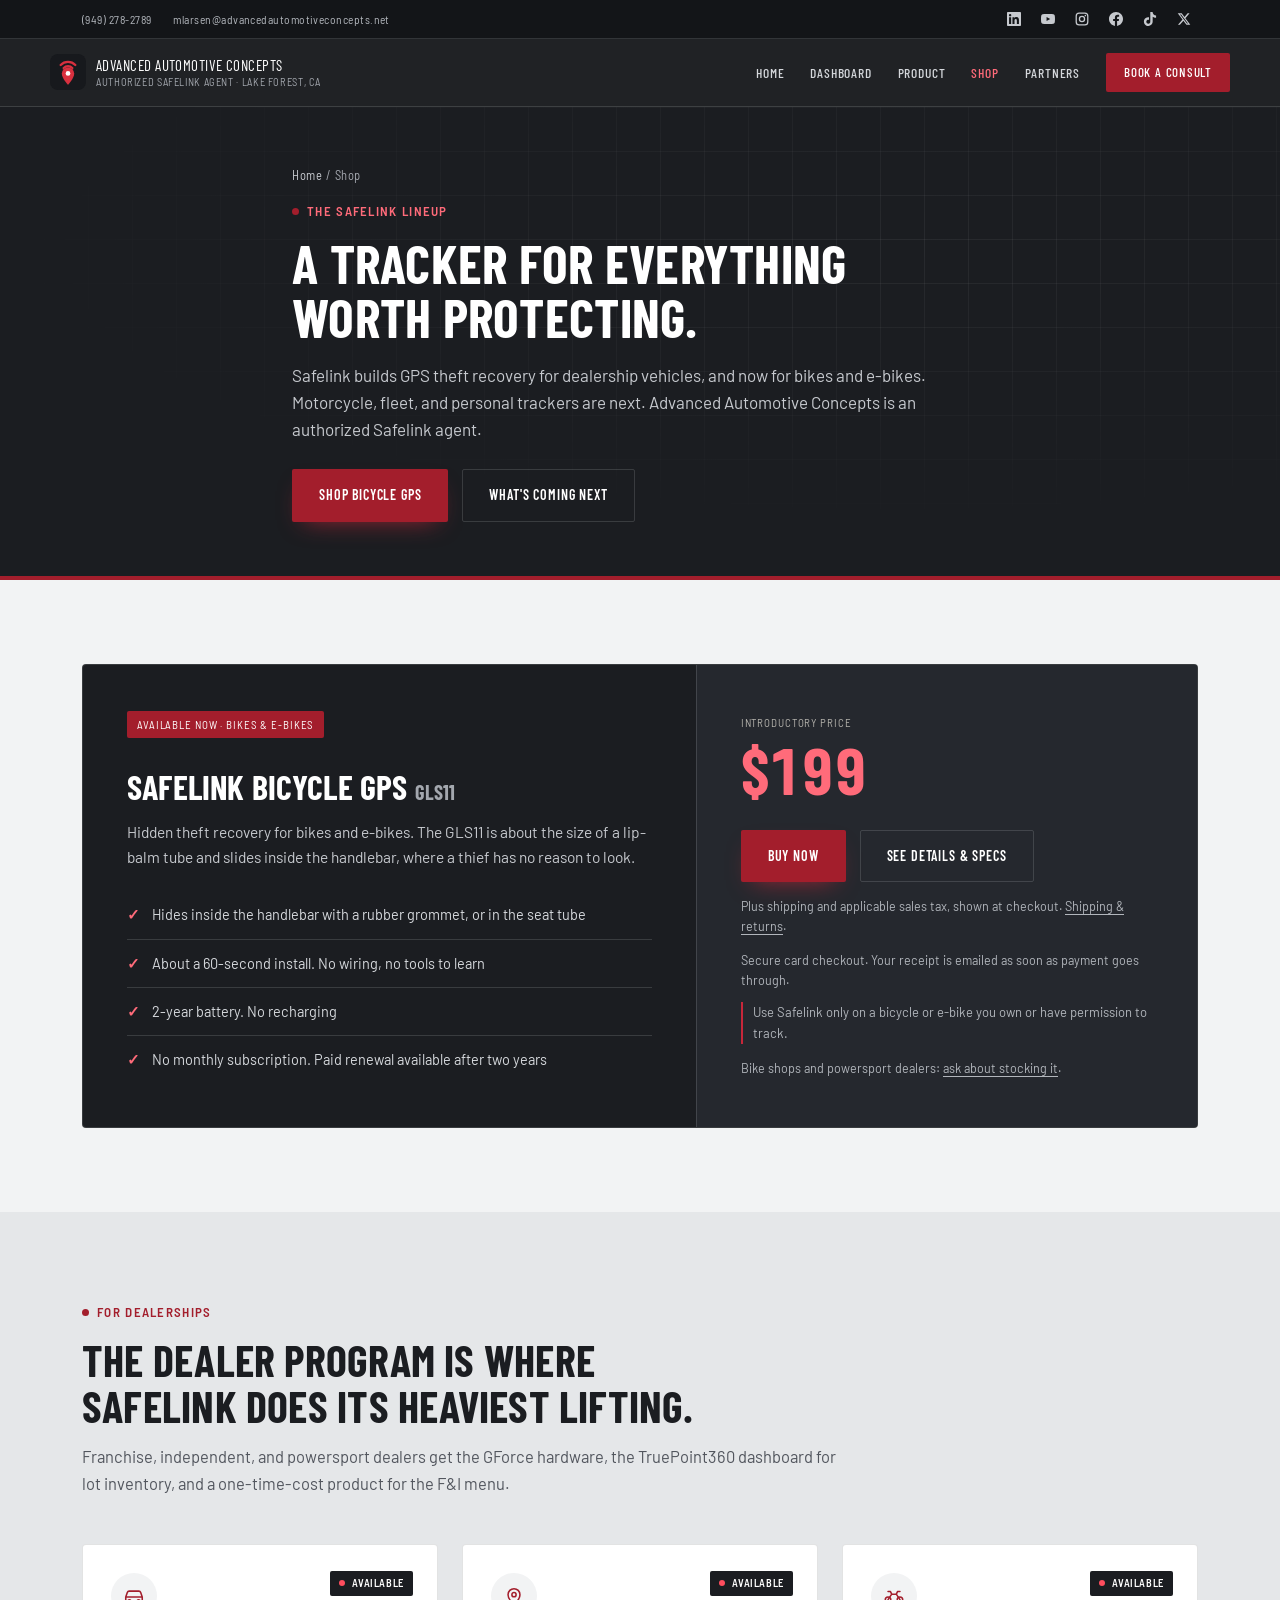
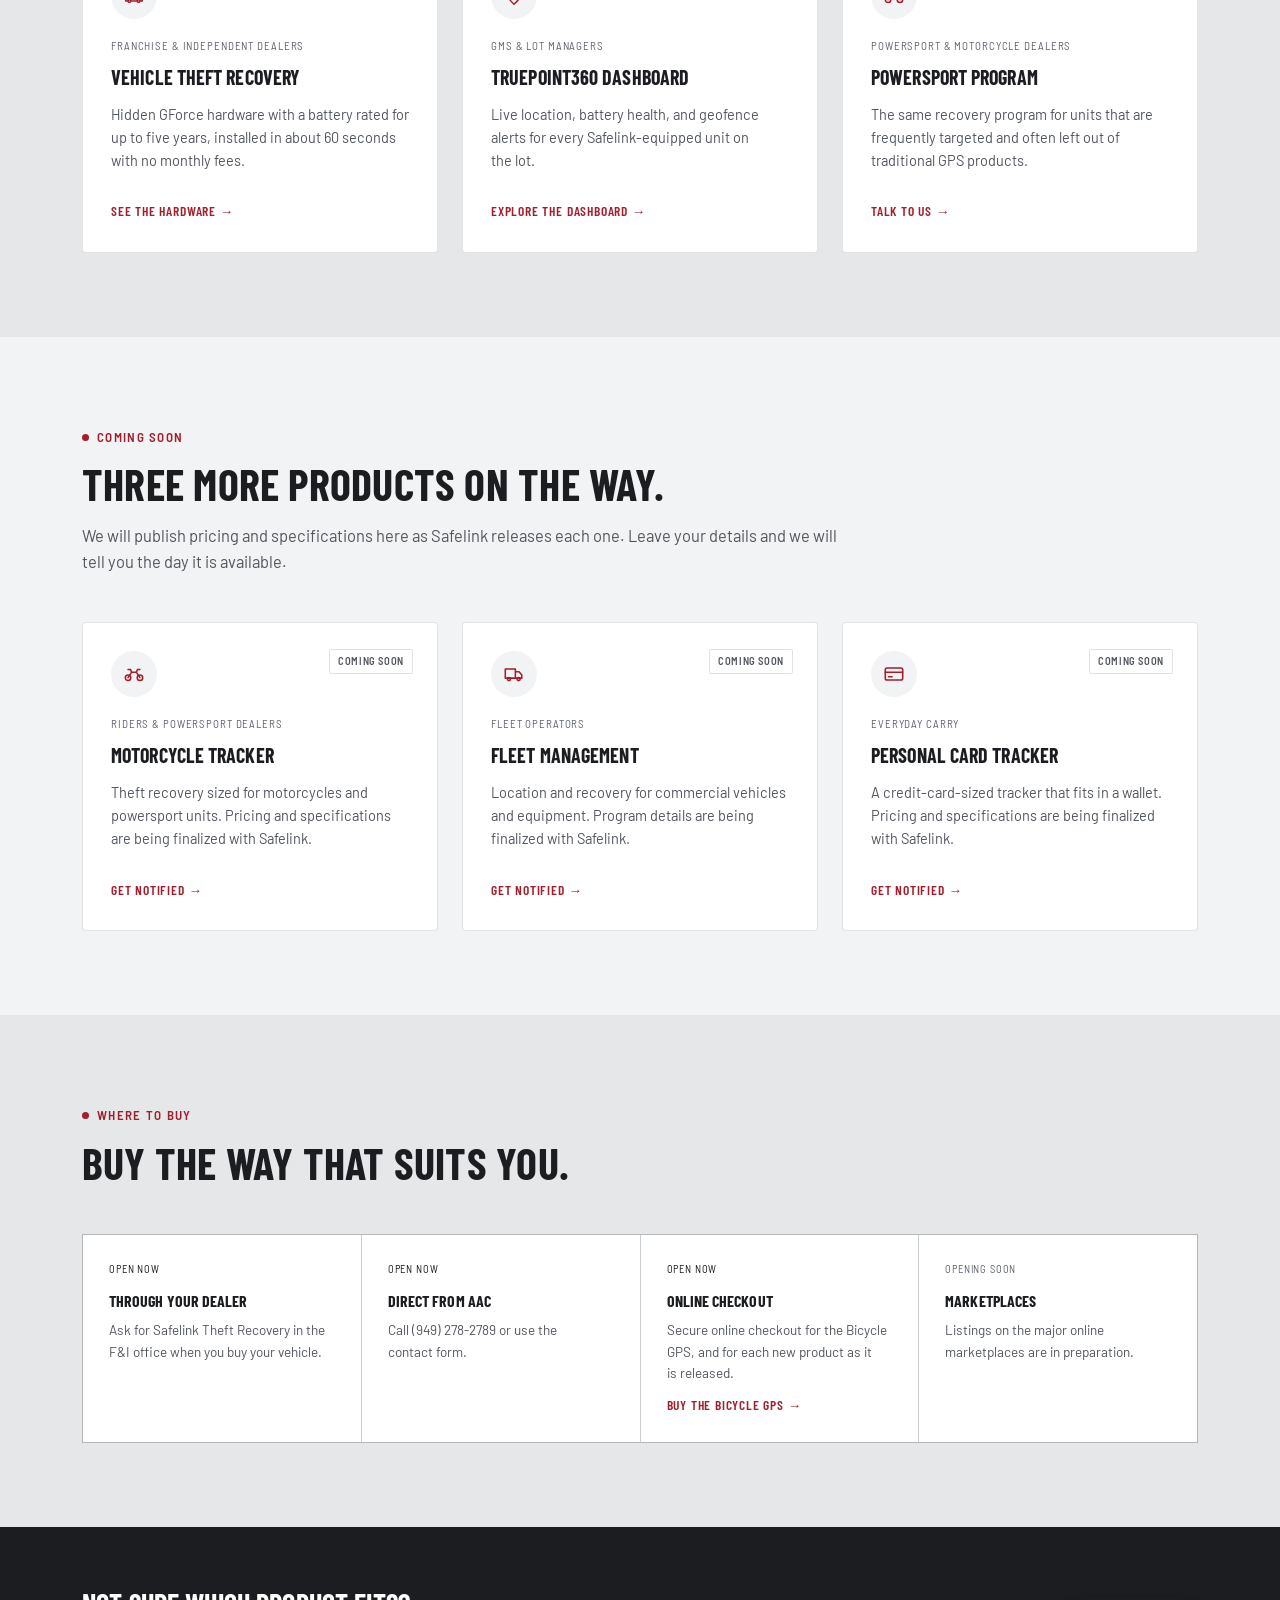
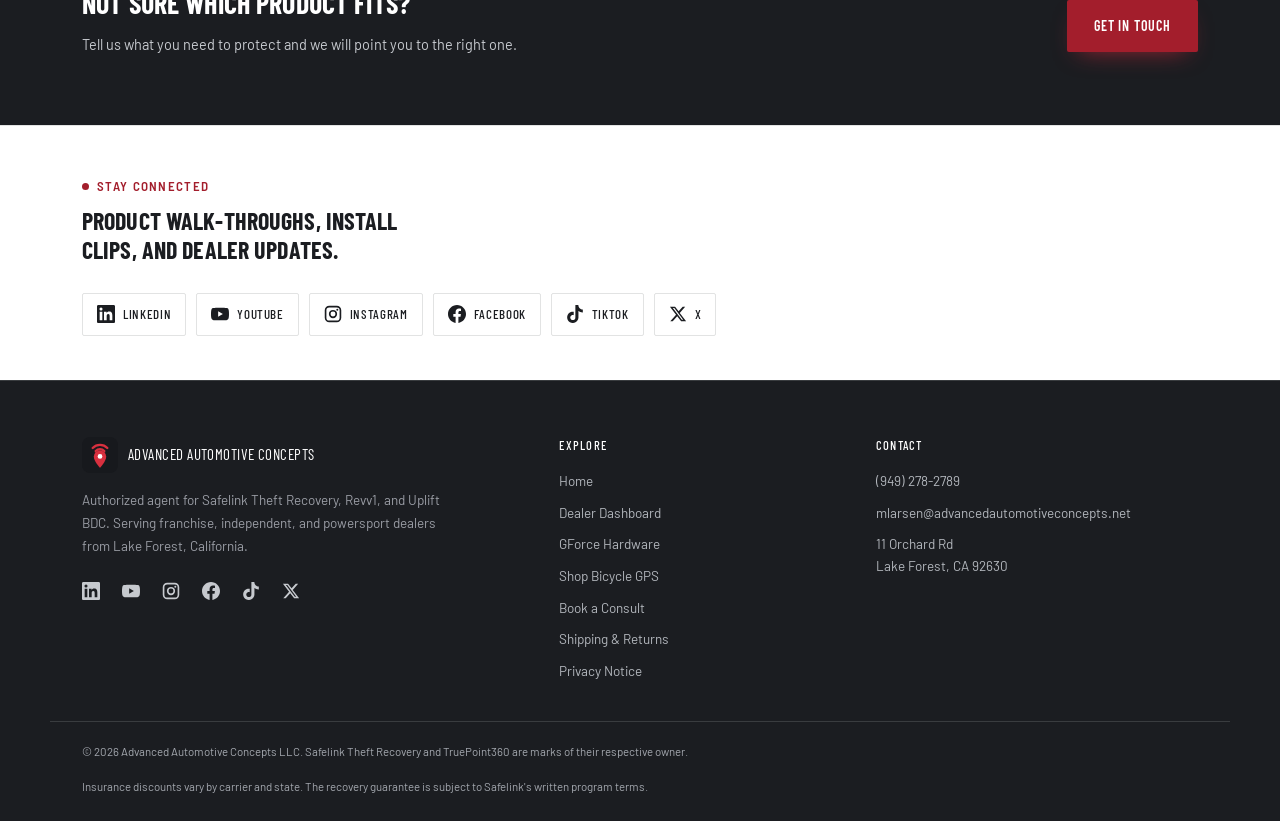
<file: lineup.html>
<!DOCTYPE html>
<html lang="en">
<head>
<meta charset="UTF-8">
<meta name="viewport" content="width=device-width, initial-scale=1.0">
<title>Shop Safelink GPS Trackers: Bicycle GPS and More | AAC</title>
<meta name="description" content="Shop Safelink GPS theft recovery: the $199 Safelink Bicycle GPS for bikes and e-bikes, the dealer vehicle program, and upcoming motorcycle, fleet and personal trackers.">
<link rel="preconnect" href="https://fonts.googleapis.com">
<link rel="preconnect" href="https://fonts.gstatic.com" crossorigin>
<link href="https://fonts.googleapis.com/css2?family=Barlow+Condensed:wght@500;600;700&family=Barlow+Semi+Condensed:wght@500;600&family=Barlow:wght@400;500;600&display=swap" rel="stylesheet">
<link rel="stylesheet" href="assets/css/style.css">
<link rel="canonical" href="https://advancedautomotiveconcepts.net/lineup.html">
<link rel="icon" href="/favicon.ico" sizes="48x48">
<link rel="icon" href="/favicon.svg" type="image/svg+xml">
<link rel="apple-touch-icon" href="/apple-touch-icon.png">
<link rel="manifest" href="/site.webmanifest">
<meta name="theme-color" content="#17191D">
<meta property="og:type" content="website">
<meta property="og:site_name" content="Advanced Automotive Concepts">
<meta property="og:locale" content="en_US">
<meta property="og:title" content="Shop Safelink GPS Trackers: Bicycle GPS and More | AAC">
<meta property="og:description" content="Shop Safelink GPS theft recovery: the $199 Safelink Bicycle GPS for bikes and e-bikes, the dealer vehicle program, and upcoming motorcycle, fleet and personal trackers.">
<meta property="og:url" content="https://advancedautomotiveconcepts.net/lineup.html">
<meta property="og:image" content="https://advancedautomotiveconcepts.net/assets/img/gls11-bicycle-gps.jpg">
<meta name="twitter:card" content="summary_large_image">
<meta name="twitter:site" content="@AdvAutoConcepts">
<meta name="twitter:title" content="Shop Safelink GPS Trackers: Bicycle GPS and More | AAC">
<meta name="twitter:description" content="Shop Safelink GPS theft recovery: the $199 Safelink Bicycle GPS for bikes and e-bikes, the dealer vehicle program, and upcoming motorcycle, fleet and personal trackers.">
<meta name="twitter:image" content="https://advancedautomotiveconcepts.net/assets/img/gls11-bicycle-gps.jpg">
</head>
<body>

<a class="skip" href="#main">Skip to content</a>
<header>
  <div class="topbar">
    <div class="wrap topbar-row">
      <div class="topbar-contact">
        <a href="tel:19492782789">(949) 278-2789</a>
        <a href="mailto:mlarsen@advancedautomotiveconcepts.net">mlarsen@advancedautomotiveconcepts.net</a>
      </div>
      <div class="social-row topbar-social">
        <a href="https://www.linkedin.com/company/advancedautomotiveconcepts" target="_blank" rel="noopener" aria-label="Advanced Automotive Concepts on LinkedIn" class="soc soc-linkedin"><svg viewBox="0 0 24 24" width="18" height="18" aria-hidden="true" fill="currentColor"><path d="M20.447 20.452h-3.554v-5.569c0-1.328-.027-3.037-1.852-3.037-1.853 0-2.136 1.445-2.136 2.939v5.667H9.351V9h3.414v1.561h.046c.477-.9 1.637-1.85 3.37-1.85 3.601 0 4.267 2.37 4.267 5.455v6.286zM5.337 7.433a2.062 2.062 0 0 1-2.063-2.065 2.064 2.064 0 1 1 2.063 2.065zm1.782 13.019H3.555V9h3.564v11.452zM22.225 0H1.771C.792 0 0 .774 0 1.729v20.542C0 23.227.792 24 1.771 24h20.451C23.2 24 24 23.227 24 22.271V1.729C24 .774 23.2 0 22.222 0h.003z"/></svg></a>
        <a href="https://www.youtube.com/@AdvancedAutomotiveConcepts" target="_blank" rel="noopener" aria-label="Advanced Automotive Concepts on YouTube" class="soc soc-youtube"><svg viewBox="0 0 24 24" width="18" height="18" aria-hidden="true" fill="currentColor"><path d="M23.498 6.186a3.016 3.016 0 0 0-2.122-2.136C19.505 3.545 12 3.545 12 3.545s-7.505 0-9.377.505A3.017 3.017 0 0 0 .502 6.186C0 8.07 0 12 0 12s0 3.93.502 5.814a3.016 3.016 0 0 0 2.122 2.136c1.871.505 9.376.505 9.376.505s7.505 0 9.377-.505a3.015 3.015 0 0 0 2.122-2.136C24 15.93 24 12 24 12s0-3.93-.502-5.814zM9.545 15.568V8.432L15.818 12l-6.273 3.568z"/></svg></a>
        <a href="https://www.instagram.com/advancedautomotiveconcepts" target="_blank" rel="noopener" aria-label="Advanced Automotive Concepts on Instagram" class="soc soc-instagram"><svg viewBox="0 0 24 24" width="18" height="18" aria-hidden="true" fill="currentColor"><path fill-rule="evenodd" d="M7 1h10a6 6 0 0 1 6 6v10a6 6 0 0 1-6 6H7a6 6 0 0 1-6-6V7a6 6 0 0 1 6-6zm0 2.2A3.8 3.8 0 0 0 3.2 7v10A3.8 3.8 0 0 0 7 20.800h10a3.800 3.800 0 0 0 3.800-3.800V7A3.800 3.800 0 0 0 17 3.200H7zm5 3.300a5.500 5.500 0 1 1 0 11 5.500 5.500 0 0 1 0-11zm0 2.200a3.300 3.300 0 1 0 0 6.600 3.300 3.300 0 0 0 0-6.600zm5.750-3.850a1.350 1.350 0 1 1 0 2.700 1.350 1.350 0 0 1 0-2.700z"/></svg></a>
        <a href="https://www.facebook.com/advancedautomotiveconcepts/" target="_blank" rel="noopener" aria-label="Advanced Automotive Concepts on Facebook" class="soc soc-facebook"><svg viewBox="0 0 24 24" width="18" height="18" aria-hidden="true" fill="currentColor"><path d="M24 12.073c0-6.627-5.373-12-12-12s-12 5.373-12 12c0 5.99 4.388 10.954 10.125 11.854v-8.385H7.078v-3.47h3.047V9.43c0-3.007 1.792-4.669 4.533-4.669 1.312 0 2.686.235 2.686.235v2.953H15.83c-1.491 0-1.956.925-1.956 1.874v2.25h3.328l-.532 3.47h-2.796v8.385C19.612 23.027 24 18.062 24 12.073z"/></svg></a>
        <a href="https://www.tiktok.com/@advancedautoconcepts" target="_blank" rel="noopener" aria-label="Advanced Automotive Concepts on TikTok" class="soc soc-tiktok"><svg viewBox="0 0 24 24" width="18" height="18" aria-hidden="true" fill="currentColor"><path d="M12.525.02c1.31-.02 2.61-.01 3.91-.02.08 1.53.63 3.09 1.75 4.17 1.12 1.11 2.7 1.62 4.24 1.79v4.03c-1.44-.05-2.89-.35-4.2-.97-.57-.26-1.1-.59-1.62-.93-.01 2.92.01 5.84-.02 8.75-.08 1.4-.54 2.79-1.35 3.94-1.31 1.92-3.58 3.17-5.91 3.21-1.43.08-2.86-.31-4.08-1.03-2.02-1.19-3.44-3.37-3.65-5.71-.02-.5-.03-1-.01-1.49.18-1.9 1.12-3.72 2.58-4.96 1.66-1.44 3.98-2.13 6.15-1.72.02 1.48-.04 2.96-.04 4.44-.99-.32-2.15-.23-3.02.37-.63.41-1.11 1.04-1.36 1.75-.21.51-.15 1.07-.14 1.61.24 1.64 1.82 3.02 3.5 2.87 1.12-.01 2.19-.66 2.77-1.61.19-.33.4-.67.41-1.06.1-1.79.06-3.57.07-5.36.01-4.03-.01-8.05.02-12.07z"/></svg></a>
        <a href="https://x.com/AdvAutoConcepts" target="_blank" rel="noopener" aria-label="Advanced Automotive Concepts on X" class="soc soc-x"><svg viewBox="0 0 24 24" width="18" height="18" aria-hidden="true" fill="currentColor"><path d="M18.244 2.25h3.308l-7.227 8.26 8.502 11.24H16.17l-5.214-6.817L4.99 21.75H1.68l7.73-8.835L1.254 2.25H8.08l4.713 6.231zm-1.161 17.52h1.833L7.084 4.126H5.117z"/></svg></a>
      </div>
    </div>
  </div>
  <div class="wrap nav">
    <a href="index.html" class="brand">
      <img src="favicon.svg" alt="" width="36" height="36">
      <div class="brand-text">ADVANCED AUTOMOTIVE CONCEPTS
        <span>AUTHORIZED SAFELINK AGENT · LAKE FOREST, CA</span>
      </div>
    </a>
    <nav class="nav-links" aria-label="Primary">
      <a href="index.html">Home</a>
      <a href="platform.html">Dashboard</a>
      <a href="product.html">Product</a>
      <a href="lineup.html" class="active">Shop</a>
      <a href="index.html#partners">Partners</a>
      <a href="contact.html" class="nav-cta">Book a Consult</a>
    </nav>
    <button type="button" class="burger" id="burgerBtn" aria-label="Open menu" aria-expanded="false" aria-controls="mobileMenu">
      <span class="burger-line"></span>
      <span class="burger-line"></span>
      <span class="burger-line"></span>
    </button>
  </div>
  <nav class="mobile-menu" id="mobileMenu" aria-label="Mobile">
    <a href="index.html">Home</a>
    <a href="platform.html">Dashboard</a>
    <a href="product.html">Product</a>
    <a href="lineup.html" class="active">Shop</a>
    <a href="index.html#partners">Partners</a>
    <a href="contact.html" class="nav-cta">Book a Consult</a>
    <div class="social-row mobile-social">
      <a href="https://www.linkedin.com/company/advancedautomotiveconcepts" target="_blank" rel="noopener" aria-label="Advanced Automotive Concepts on LinkedIn" class="soc soc-linkedin"><svg viewBox="0 0 24 24" width="18" height="18" aria-hidden="true" fill="currentColor"><path d="M20.447 20.452h-3.554v-5.569c0-1.328-.027-3.037-1.852-3.037-1.853 0-2.136 1.445-2.136 2.939v5.667H9.351V9h3.414v1.561h.046c.477-.9 1.637-1.85 3.37-1.85 3.601 0 4.267 2.37 4.267 5.455v6.286zM5.337 7.433a2.062 2.062 0 0 1-2.063-2.065 2.064 2.064 0 1 1 2.063 2.065zm1.782 13.019H3.555V9h3.564v11.452zM22.225 0H1.771C.792 0 0 .774 0 1.729v20.542C0 23.227.792 24 1.771 24h20.451C23.2 24 24 23.227 24 22.271V1.729C24 .774 23.2 0 22.222 0h.003z"/></svg></a>
      <a href="https://www.youtube.com/@AdvancedAutomotiveConcepts" target="_blank" rel="noopener" aria-label="Advanced Automotive Concepts on YouTube" class="soc soc-youtube"><svg viewBox="0 0 24 24" width="18" height="18" aria-hidden="true" fill="currentColor"><path d="M23.498 6.186a3.016 3.016 0 0 0-2.122-2.136C19.505 3.545 12 3.545 12 3.545s-7.505 0-9.377.505A3.017 3.017 0 0 0 .502 6.186C0 8.07 0 12 0 12s0 3.93.502 5.814a3.016 3.016 0 0 0 2.122 2.136c1.871.505 9.376.505 9.376.505s7.505 0 9.377-.505a3.015 3.015 0 0 0 2.122-2.136C24 15.93 24 12 24 12s0-3.93-.502-5.814zM9.545 15.568V8.432L15.818 12l-6.273 3.568z"/></svg></a>
      <a href="https://www.instagram.com/advancedautomotiveconcepts" target="_blank" rel="noopener" aria-label="Advanced Automotive Concepts on Instagram" class="soc soc-instagram"><svg viewBox="0 0 24 24" width="18" height="18" aria-hidden="true" fill="currentColor"><path fill-rule="evenodd" d="M7 1h10a6 6 0 0 1 6 6v10a6 6 0 0 1-6 6H7a6 6 0 0 1-6-6V7a6 6 0 0 1 6-6zm0 2.2A3.8 3.8 0 0 0 3.2 7v10A3.8 3.8 0 0 0 7 20.800h10a3.800 3.800 0 0 0 3.800-3.800V7A3.800 3.800 0 0 0 17 3.200H7zm5 3.300a5.500 5.500 0 1 1 0 11 5.500 5.500 0 0 1 0-11zm0 2.200a3.300 3.300 0 1 0 0 6.600 3.300 3.300 0 0 0 0-6.600zm5.750-3.850a1.350 1.350 0 1 1 0 2.700 1.350 1.350 0 0 1 0-2.700z"/></svg></a>
      <a href="https://www.facebook.com/advancedautomotiveconcepts/" target="_blank" rel="noopener" aria-label="Advanced Automotive Concepts on Facebook" class="soc soc-facebook"><svg viewBox="0 0 24 24" width="18" height="18" aria-hidden="true" fill="currentColor"><path d="M24 12.073c0-6.627-5.373-12-12-12s-12 5.373-12 12c0 5.99 4.388 10.954 10.125 11.854v-8.385H7.078v-3.47h3.047V9.43c0-3.007 1.792-4.669 4.533-4.669 1.312 0 2.686.235 2.686.235v2.953H15.83c-1.491 0-1.956.925-1.956 1.874v2.25h3.328l-.532 3.47h-2.796v8.385C19.612 23.027 24 18.062 24 12.073z"/></svg></a>
      <a href="https://www.tiktok.com/@advancedautoconcepts" target="_blank" rel="noopener" aria-label="Advanced Automotive Concepts on TikTok" class="soc soc-tiktok"><svg viewBox="0 0 24 24" width="18" height="18" aria-hidden="true" fill="currentColor"><path d="M12.525.02c1.31-.02 2.61-.01 3.91-.02.08 1.53.63 3.09 1.75 4.17 1.12 1.11 2.7 1.62 4.24 1.79v4.03c-1.44-.05-2.89-.35-4.2-.97-.57-.26-1.1-.59-1.62-.93-.01 2.92.01 5.84-.02 8.75-.08 1.4-.54 2.79-1.35 3.94-1.31 1.92-3.58 3.17-5.91 3.21-1.43.08-2.86-.31-4.08-1.03-2.02-1.19-3.44-3.37-3.65-5.71-.02-.5-.03-1-.01-1.49.18-1.9 1.12-3.72 2.58-4.96 1.66-1.44 3.98-2.13 6.15-1.72.02 1.48-.04 2.96-.04 4.44-.99-.32-2.15-.23-3.02.37-.63.41-1.11 1.04-1.36 1.75-.21.51-.15 1.07-.14 1.61.24 1.64 1.82 3.02 3.5 2.87 1.12-.01 2.19-.66 2.77-1.61.19-.33.4-.67.41-1.06.1-1.79.06-3.57.07-5.36.01-4.03-.01-8.05.02-12.07z"/></svg></a>
      <a href="https://x.com/AdvAutoConcepts" target="_blank" rel="noopener" aria-label="Advanced Automotive Concepts on X" class="soc soc-x"><svg viewBox="0 0 24 24" width="18" height="18" aria-hidden="true" fill="currentColor"><path d="M18.244 2.25h3.308l-7.227 8.26 8.502 11.24H16.17l-5.214-6.817L4.99 21.75H1.68l7.73-8.835L1.254 2.25H8.08l4.713 6.231zm-1.161 17.52h1.833L7.084 4.126H5.117z"/></svg></a>
    </div>
  </nav>
</header>
<main id="main">

<section class="page-hero">
  <div class="hero-grid"></div>
  <div class="wrap page-hero-inner">
    <div class="crumbs"><a href="index.html">Home</a> / Shop</div>
    <div class="coord" style="margin-top:16px;">THE SAFELINK LINEUP</div>
    <h1>A tracker for everything worth protecting.</h1>
    <p class="lead">Safelink builds GPS theft recovery for dealership vehicles, and now for bikes and e-bikes. Motorcycle, fleet, and personal trackers are next. Advanced Automotive Concepts is an authorized Safelink agent.</p>
    <div class="hero-actions" style="margin-top:26px;">
      <a href="bicycle-gps.html" class="btn btn-primary">Shop Bicycle GPS</a>
      <a href="#coming" class="btn btn-ghost">What's coming next</a>
    </div>
  </div>
</section>

<section id="gls11">
  <div class="wrap">
    <div class="buy-band">
      <div class="buy-main">
        <span class="menu-tag mono">AVAILABLE NOW · BIKES &amp; E-BIKES</span>
        <h2 class="buy-title">Safelink Bicycle GPS <span style="color:var(--steel-light);font-size:0.6em;">GLS11</span></h2>
        <p>Hidden theft recovery for bikes and e-bikes. The GLS11 is about the size of a lip-balm tube and slides inside the handlebar, where a thief has no reason to look.</p>
        <ul class="checklist">
          <li><span class="mark">✓</span> Hides inside the handlebar with a rubber grommet, or in the seat tube</li>
          <li><span class="mark">✓</span> About a 60-second install. No wiring, no tools to learn</li>
          <li><span class="mark">✓</span> 2-year battery. No recharging</li>
          <li><span class="mark">✓</span> No monthly subscription. Paid renewal available after two years</li>
        </ul>
      </div>
      <div class="buy-side">
        <div class="lu-aud" style="color:#B4B2AC;">Introductory price</div>
        <div class="lu-price">$199</div>
        <div class="hero-actions" style="margin-top:22px;">
          <a href="contact.html?interest=Safelink%20Bicycle%20GPS%20(GLS11)" class="btn btn-primary" data-buy data-buy-label="Buy now">Request to order</a>
          <a href="bicycle-gps.html" class="btn btn-ghost">See details &amp; specs</a>
        </div>
        <div class="buy-note">Plus shipping and applicable sales tax, shown at checkout. <a href="shipping-returns.html" style="border-bottom:1px solid currentColor;">Shipping &amp; returns</a>.</div>
        <div class="buy-note" data-when-live hidden>Secure card checkout. Your receipt is emailed as soon as payment goes through.</div>
        <div class="consent-note">Use Safelink only on a bicycle or e-bike you own or have permission to track.</div>
        <div class="buy-note">Bike shops and powersport dealers: <a href="contact.html?interest=Safelink%20Bicycle%20GPS%20(GLS11)" style="border-bottom:1px solid currentColor;">ask about stocking it</a>.</div>
      </div>
    </div>
  </div>
</section>

<section style="background:var(--paper-dim);">
  <div class="wrap">
    <div class="section-head wide">
      <div class="coord">FOR DEALERSHIPS</div>
      <h2>The dealer program is where Safelink does its heaviest lifting.</h2>
      <p>Franchise, independent, and powersport dealers get the GForce hardware, the TruePoint360 dashboard for lot inventory, and a one-time-cost product for the F&amp;I menu.</p>
    </div>
    <div class="lineup-grid">
      <div class="lu-card">
        <span class="lu-status live">Available</span>
        <div class="lu-icon"><svg viewBox="0 0 24 24" width="22" height="22" fill="none" stroke="currentColor" stroke-width="1.7" stroke-linecap="round" stroke-linejoin="round" aria-hidden="true"><path d="M3 13l1.800-5a2 2 0 0 1 1.900-1.300h10.600a2 2 0 0 1 1.900 1.300L21 13v4.500h-2.500M3 13v4.500h2.500M3 13h18M8 17.500h8"/><circle cx="7" cy="17.500" r="1.500"/><circle cx="17" cy="17.500" r="1.500"/></svg></div>
        <div class="lu-aud">Franchise &amp; independent dealers</div>
        <h3>Vehicle theft recovery</h3>
        <p>Hidden GForce hardware with a battery rated for up to five years, installed in about 60 seconds with no monthly fees.</p>
        <div class="lu-foot"><a class="lu-link" href="product.html">See the hardware</a></div>
      </div>
      <div class="lu-card">
        <span class="lu-status live">Available</span>
        <div class="lu-icon"><svg viewBox="0 0 24 24" width="22" height="22" fill="none" stroke="currentColor" stroke-width="1.7" stroke-linecap="round" stroke-linejoin="round" aria-hidden="true"><path d="M12 21s-6.500-5.600-6.500-10.500a6.500 6.500 0 0 1 13 0C18.500 15.400 12 21 12 21z"/><circle cx="12" cy="10.500" r="2.300"/></svg></div>
        <div class="lu-aud">GMs &amp; lot managers</div>
        <h3>TruePoint360 dashboard</h3>
        <p>Live location, battery health, and geofence alerts for every Safelink-equipped unit on the lot.</p>
        <div class="lu-foot"><a class="lu-link" href="platform.html">Explore the dashboard</a></div>
      </div>
      <div class="lu-card">
        <span class="lu-status live">Available</span>
        <div class="lu-icon"><svg viewBox="0 0 24 24" width="22" height="22" fill="none" stroke="currentColor" stroke-width="1.7" stroke-linecap="round" stroke-linejoin="round" aria-hidden="true"><circle cx="5.500" cy="16" r="3"/><circle cx="18.500" cy="16" r="3"/><path d="M5.500 16l4-6h5l4 6M9.500 10L8 7H5.500M14.500 10l1.500-3h2.500"/></svg></div>
        <div class="lu-aud">Powersport &amp; motorcycle dealers</div>
        <h3>Powersport program</h3>
        <p>The same recovery program for units that are frequently targeted and often left out of traditional GPS products.</p>
        <div class="lu-foot"><a class="lu-link" href="contact.html?interest=Powersport%20program">Talk to us</a></div>
      </div>
    </div>
  </div>
</section>

<section id="coming">
  <div class="wrap">
    <div class="section-head wide">
      <div class="coord">COMING SOON</div>
      <h2>Three more products on the way.</h2>
      <p>We will publish pricing and specifications here as Safelink releases each one. Leave your details and we will tell you the day it is available.</p>
    </div>
    <div class="lineup-grid">
      <div class="lu-card">
        <span class="lu-status soon">Coming soon</span>
        <div class="lu-icon"><svg viewBox="0 0 24 24" width="22" height="22" fill="none" stroke="currentColor" stroke-width="1.7" stroke-linecap="round" stroke-linejoin="round" aria-hidden="true"><circle cx="5.500" cy="16" r="3"/><circle cx="18.500" cy="16" r="3"/><path d="M5.500 16l4-6h5l4 6M9.500 10L8 7H5.500M14.500 10l1.500-3h2.500"/></svg></div>
        <div class="lu-aud">Riders &amp; powersport dealers</div>
        <h3>Motorcycle tracker</h3>
        <p>Theft recovery sized for motorcycles and powersport units. Pricing and specifications are being finalized with Safelink.</p>
        <div class="lu-foot"><a class="lu-link" href="contact.html?interest=Motorcycle%20tracker">Get notified</a></div>
      </div>
      <div class="lu-card">
        <span class="lu-status soon">Coming soon</span>
        <div class="lu-icon"><svg viewBox="0 0 24 24" width="22" height="22" fill="none" stroke="currentColor" stroke-width="1.7" stroke-linecap="round" stroke-linejoin="round" aria-hidden="true"><path d="M2.500 6.500h11v10h-11zM13.500 9.500h4l3 3.500v3.500h-7z"/><circle cx="6.500" cy="17.500" r="1.700"/><circle cx="17" cy="17.500" r="1.700"/></svg></div>
        <div class="lu-aud">Fleet operators</div>
        <h3>Fleet management</h3>
        <p>Location and recovery for commercial vehicles and equipment. Program details are being finalized with Safelink.</p>
        <div class="lu-foot"><a class="lu-link" href="contact.html?interest=Fleet%20management">Get notified</a></div>
      </div>
      <div class="lu-card">
        <span class="lu-status soon">Coming soon</span>
        <div class="lu-icon"><svg viewBox="0 0 24 24" width="22" height="22" fill="none" stroke="currentColor" stroke-width="1.7" stroke-linecap="round" stroke-linejoin="round" aria-hidden="true"><rect x="2.500" y="5.500" width="19" height="13" rx="2"/><path d="M2.500 10h19M6 15h4"/></svg></div>
        <div class="lu-aud">Everyday carry</div>
        <h3>Personal card tracker</h3>
        <p>A credit-card-sized tracker that fits in a wallet. Pricing and specifications are being finalized with Safelink.</p>
        <div class="lu-foot"><a class="lu-link" href="contact.html?interest=Personal%20card%20tracker">Get notified</a></div>
      </div>
    </div>
  </div>
</section>

<section style="background:var(--paper-dim);">
  <div class="wrap">
    <div class="section-head wide">
      <div class="coord">WHERE TO BUY</div>
      <h2>Buy the way that suits you.</h2>
    </div>
    <div class="channel-grid">
      <div class="channel-cell">
        <span class="role live">Open now</span>
        <h3>Through your dealer</h3>
        <p>Ask for Safelink Theft Recovery in the F&amp;I office when you buy your vehicle.</p>
      </div>
      <div class="channel-cell">
        <span class="role live">Open now</span>
        <h3>Direct from AAC</h3>
        <p>Call (949) 278-2789 or use the contact form.</p>
      </div>
      <div class="channel-cell">
        <span class="role" data-when-not-live>Opening soon</span>
        <span class="role live" data-when-live hidden>Open now</span>
        <h3>Online checkout</h3>
        <p>Secure online checkout for the Bicycle GPS, and for each new product as it is released.</p>
        <p data-when-live hidden style="margin-top:10px;"><a class="lu-link" href="bicycle-gps.html">Buy the Bicycle GPS</a></p>
      </div>
      <div class="channel-cell">
        <span class="role">Opening soon</span>
        <h3>Marketplaces</h3>
        <p>Listings on the major online marketplaces are in preparation.</p>
      </div>
    </div>
  </div>
</section>

<section class="mini-cta">
  <div class="wrap">
    <div>
      <h3>Not sure which product fits?</h3>
      <p>Tell us what you need to protect and we will point you to the right one.</p>
    </div>
    <a href="contact.html" class="btn btn-primary">Get in Touch</a>
  </div>
</section>

<section class="follow-strip" aria-label="Follow Advanced Automotive Concepts">
  <div class="wrap follow-row">
    <div>
      <div class="coord">STAY CONNECTED</div>
      <h2 class="follow-h">Product walk-throughs, install clips, and dealer updates.</h2>
    </div>
    <div class="social-row follow-social">
      <a href="https://www.linkedin.com/company/advancedautomotiveconcepts" target="_blank" rel="noopener" aria-label="Advanced Automotive Concepts on LinkedIn" class="soc soc-linkedin"><svg viewBox="0 0 24 24" width="18" height="18" aria-hidden="true" fill="currentColor"><path d="M20.447 20.452h-3.554v-5.569c0-1.328-.027-3.037-1.852-3.037-1.853 0-2.136 1.445-2.136 2.939v5.667H9.351V9h3.414v1.561h.046c.477-.9 1.637-1.85 3.37-1.85 3.601 0 4.267 2.37 4.267 5.455v6.286zM5.337 7.433a2.062 2.062 0 0 1-2.063-2.065 2.064 2.064 0 1 1 2.063 2.065zm1.782 13.019H3.555V9h3.564v11.452zM22.225 0H1.771C.792 0 0 .774 0 1.729v20.542C0 23.227.792 24 1.771 24h20.451C23.2 24 24 23.227 24 22.271V1.729C24 .774 23.2 0 22.222 0h.003z"/></svg><span>LinkedIn</span></a>
      <a href="https://www.youtube.com/@AdvancedAutomotiveConcepts" target="_blank" rel="noopener" aria-label="Advanced Automotive Concepts on YouTube" class="soc soc-youtube"><svg viewBox="0 0 24 24" width="18" height="18" aria-hidden="true" fill="currentColor"><path d="M23.498 6.186a3.016 3.016 0 0 0-2.122-2.136C19.505 3.545 12 3.545 12 3.545s-7.505 0-9.377.505A3.017 3.017 0 0 0 .502 6.186C0 8.07 0 12 0 12s0 3.93.502 5.814a3.016 3.016 0 0 0 2.122 2.136c1.871.505 9.376.505 9.376.505s7.505 0 9.377-.505a3.015 3.015 0 0 0 2.122-2.136C24 15.93 24 12 24 12s0-3.93-.502-5.814zM9.545 15.568V8.432L15.818 12l-6.273 3.568z"/></svg><span>YouTube</span></a>
      <a href="https://www.instagram.com/advancedautomotiveconcepts" target="_blank" rel="noopener" aria-label="Advanced Automotive Concepts on Instagram" class="soc soc-instagram"><svg viewBox="0 0 24 24" width="18" height="18" aria-hidden="true" fill="currentColor"><path fill-rule="evenodd" d="M7 1h10a6 6 0 0 1 6 6v10a6 6 0 0 1-6 6H7a6 6 0 0 1-6-6V7a6 6 0 0 1 6-6zm0 2.2A3.8 3.8 0 0 0 3.2 7v10A3.8 3.8 0 0 0 7 20.800h10a3.800 3.800 0 0 0 3.800-3.800V7A3.800 3.800 0 0 0 17 3.200H7zm5 3.300a5.500 5.500 0 1 1 0 11 5.500 5.500 0 0 1 0-11zm0 2.200a3.300 3.300 0 1 0 0 6.600 3.300 3.300 0 0 0 0-6.600zm5.750-3.850a1.350 1.350 0 1 1 0 2.700 1.350 1.350 0 0 1 0-2.700z"/></svg><span>Instagram</span></a>
      <a href="https://www.facebook.com/advancedautomotiveconcepts/" target="_blank" rel="noopener" aria-label="Advanced Automotive Concepts on Facebook" class="soc soc-facebook"><svg viewBox="0 0 24 24" width="18" height="18" aria-hidden="true" fill="currentColor"><path d="M24 12.073c0-6.627-5.373-12-12-12s-12 5.373-12 12c0 5.99 4.388 10.954 10.125 11.854v-8.385H7.078v-3.47h3.047V9.43c0-3.007 1.792-4.669 4.533-4.669 1.312 0 2.686.235 2.686.235v2.953H15.83c-1.491 0-1.956.925-1.956 1.874v2.25h3.328l-.532 3.47h-2.796v8.385C19.612 23.027 24 18.062 24 12.073z"/></svg><span>Facebook</span></a>
      <a href="https://www.tiktok.com/@advancedautoconcepts" target="_blank" rel="noopener" aria-label="Advanced Automotive Concepts on TikTok" class="soc soc-tiktok"><svg viewBox="0 0 24 24" width="18" height="18" aria-hidden="true" fill="currentColor"><path d="M12.525.02c1.31-.02 2.61-.01 3.91-.02.08 1.53.63 3.09 1.75 4.17 1.12 1.11 2.7 1.62 4.24 1.79v4.03c-1.44-.05-2.89-.35-4.2-.97-.57-.26-1.1-.59-1.62-.93-.01 2.92.01 5.84-.02 8.75-.08 1.4-.54 2.79-1.35 3.94-1.31 1.92-3.58 3.17-5.91 3.21-1.43.08-2.86-.31-4.08-1.03-2.02-1.19-3.44-3.37-3.65-5.71-.02-.5-.03-1-.01-1.49.18-1.9 1.12-3.72 2.58-4.96 1.66-1.44 3.98-2.13 6.15-1.72.02 1.48-.04 2.96-.04 4.44-.99-.32-2.15-.23-3.02.37-.63.41-1.11 1.04-1.36 1.75-.21.51-.15 1.07-.14 1.61.24 1.64 1.82 3.02 3.5 2.87 1.12-.01 2.19-.66 2.77-1.61.19-.33.4-.67.41-1.06.1-1.79.06-3.57.07-5.36.01-4.03-.01-8.05.02-12.07z"/></svg><span>TikTok</span></a>
      <a href="https://x.com/AdvAutoConcepts" target="_blank" rel="noopener" aria-label="Advanced Automotive Concepts on X" class="soc soc-x"><svg viewBox="0 0 24 24" width="18" height="18" aria-hidden="true" fill="currentColor"><path d="M18.244 2.25h3.308l-7.227 8.26 8.502 11.24H16.17l-5.214-6.817L4.99 21.75H1.68l7.73-8.835L1.254 2.25H8.08l4.713 6.231zm-1.161 17.52h1.833L7.084 4.126H5.117z"/></svg><span>X</span></a>
    </div>
  </div>
</section>
</main>

<footer>
  <div class="wrap foot-grid">
    <div class="foot-brand">
      <a href="index.html" class="brand">
        <img src="favicon.svg" alt="" width="36" height="36">
        <div class="brand-text">ADVANCED AUTOMOTIVE CONCEPTS</div>
      </a>
      <p>Authorized agent for Safelink Theft Recovery, Revv1, and Uplift BDC. Serving franchise, independent, and powersport dealers from Lake Forest, California.</p>
      <div class="social-row foot-social">
        <a href="https://www.linkedin.com/company/advancedautomotiveconcepts" target="_blank" rel="noopener" aria-label="Advanced Automotive Concepts on LinkedIn" class="soc soc-linkedin"><svg viewBox="0 0 24 24" width="18" height="18" aria-hidden="true" fill="currentColor"><path d="M20.447 20.452h-3.554v-5.569c0-1.328-.027-3.037-1.852-3.037-1.853 0-2.136 1.445-2.136 2.939v5.667H9.351V9h3.414v1.561h.046c.477-.9 1.637-1.85 3.37-1.85 3.601 0 4.267 2.37 4.267 5.455v6.286zM5.337 7.433a2.062 2.062 0 0 1-2.063-2.065 2.064 2.064 0 1 1 2.063 2.065zm1.782 13.019H3.555V9h3.564v11.452zM22.225 0H1.771C.792 0 0 .774 0 1.729v20.542C0 23.227.792 24 1.771 24h20.451C23.2 24 24 23.227 24 22.271V1.729C24 .774 23.2 0 22.222 0h.003z"/></svg></a>
        <a href="https://www.youtube.com/@AdvancedAutomotiveConcepts" target="_blank" rel="noopener" aria-label="Advanced Automotive Concepts on YouTube" class="soc soc-youtube"><svg viewBox="0 0 24 24" width="18" height="18" aria-hidden="true" fill="currentColor"><path d="M23.498 6.186a3.016 3.016 0 0 0-2.122-2.136C19.505 3.545 12 3.545 12 3.545s-7.505 0-9.377.505A3.017 3.017 0 0 0 .502 6.186C0 8.07 0 12 0 12s0 3.93.502 5.814a3.016 3.016 0 0 0 2.122 2.136c1.871.505 9.376.505 9.376.505s7.505 0 9.377-.505a3.015 3.015 0 0 0 2.122-2.136C24 15.93 24 12 24 12s0-3.93-.502-5.814zM9.545 15.568V8.432L15.818 12l-6.273 3.568z"/></svg></a>
        <a href="https://www.instagram.com/advancedautomotiveconcepts" target="_blank" rel="noopener" aria-label="Advanced Automotive Concepts on Instagram" class="soc soc-instagram"><svg viewBox="0 0 24 24" width="18" height="18" aria-hidden="true" fill="currentColor"><path fill-rule="evenodd" d="M7 1h10a6 6 0 0 1 6 6v10a6 6 0 0 1-6 6H7a6 6 0 0 1-6-6V7a6 6 0 0 1 6-6zm0 2.2A3.8 3.8 0 0 0 3.2 7v10A3.8 3.8 0 0 0 7 20.800h10a3.800 3.800 0 0 0 3.800-3.800V7A3.800 3.800 0 0 0 17 3.200H7zm5 3.300a5.500 5.500 0 1 1 0 11 5.500 5.500 0 0 1 0-11zm0 2.200a3.300 3.300 0 1 0 0 6.600 3.300 3.300 0 0 0 0-6.600zm5.750-3.850a1.350 1.350 0 1 1 0 2.700 1.350 1.350 0 0 1 0-2.700z"/></svg></a>
        <a href="https://www.facebook.com/advancedautomotiveconcepts/" target="_blank" rel="noopener" aria-label="Advanced Automotive Concepts on Facebook" class="soc soc-facebook"><svg viewBox="0 0 24 24" width="18" height="18" aria-hidden="true" fill="currentColor"><path d="M24 12.073c0-6.627-5.373-12-12-12s-12 5.373-12 12c0 5.99 4.388 10.954 10.125 11.854v-8.385H7.078v-3.47h3.047V9.43c0-3.007 1.792-4.669 4.533-4.669 1.312 0 2.686.235 2.686.235v2.953H15.83c-1.491 0-1.956.925-1.956 1.874v2.25h3.328l-.532 3.47h-2.796v8.385C19.612 23.027 24 18.062 24 12.073z"/></svg></a>
        <a href="https://www.tiktok.com/@advancedautoconcepts" target="_blank" rel="noopener" aria-label="Advanced Automotive Concepts on TikTok" class="soc soc-tiktok"><svg viewBox="0 0 24 24" width="18" height="18" aria-hidden="true" fill="currentColor"><path d="M12.525.02c1.31-.02 2.61-.01 3.91-.02.08 1.53.63 3.09 1.75 4.17 1.12 1.11 2.7 1.62 4.24 1.79v4.03c-1.44-.05-2.89-.35-4.2-.97-.57-.26-1.1-.59-1.62-.93-.01 2.92.01 5.84-.02 8.75-.08 1.4-.54 2.79-1.35 3.94-1.31 1.92-3.58 3.17-5.91 3.21-1.43.08-2.86-.31-4.08-1.03-2.02-1.19-3.44-3.37-3.65-5.71-.02-.5-.03-1-.01-1.49.18-1.9 1.12-3.72 2.58-4.96 1.66-1.44 3.98-2.13 6.15-1.72.02 1.48-.04 2.96-.04 4.44-.99-.32-2.15-.23-3.02.37-.63.41-1.11 1.04-1.36 1.75-.21.51-.15 1.07-.14 1.61.24 1.64 1.82 3.02 3.5 2.87 1.12-.01 2.19-.66 2.77-1.61.19-.33.4-.67.41-1.06.1-1.79.06-3.57.07-5.36.01-4.03-.01-8.05.02-12.07z"/></svg></a>
        <a href="https://x.com/AdvAutoConcepts" target="_blank" rel="noopener" aria-label="Advanced Automotive Concepts on X" class="soc soc-x"><svg viewBox="0 0 24 24" width="18" height="18" aria-hidden="true" fill="currentColor"><path d="M18.244 2.25h3.308l-7.227 8.26 8.502 11.24H16.17l-5.214-6.817L4.99 21.75H1.68l7.73-8.835L1.254 2.25H8.08l4.713 6.231zm-1.161 17.52h1.833L7.084 4.126H5.117z"/></svg></a>
      </div>
    </div>
    <div class="foot-col">
      <h2 class="foot-h">Explore</h2>
      <a href="index.html">Home</a>
      <a href="platform.html">Dealer Dashboard</a>
      <a href="product.html">GForce Hardware</a>
      <a href="bicycle-gps.html">Shop Bicycle GPS</a>
      <a href="contact.html">Book a Consult</a>
      <a href="shipping-returns.html">Shipping &amp; Returns</a>
      <a href="privacy.html">Privacy Notice</a>
    </div>
    <div class="foot-col">
      <h2 class="foot-h">Contact</h2>
      <a href="tel:19492782789">(949) 278-2789</a>
      <a href="mailto:mlarsen@advancedautomotiveconcepts.net">mlarsen@advancedautomotiveconcepts.net</a>
      <span>11 Orchard Rd<br>Lake Forest, CA 92630</span>
    </div>
  </div>
  <div class="wrap foot-base">
    <div>© <span id="year"></span> Advanced Automotive Concepts LLC. Safelink Theft Recovery and TruePoint360 are marks of their respective owner.</div>
    <div>Insurance discounts vary by carrier and state. The recovery guarantee is subject to Safelink's written program terms.</div>
  </div>
</footer>

<script src="assets/js/main.js"></script>
</body>
</html>
</file>
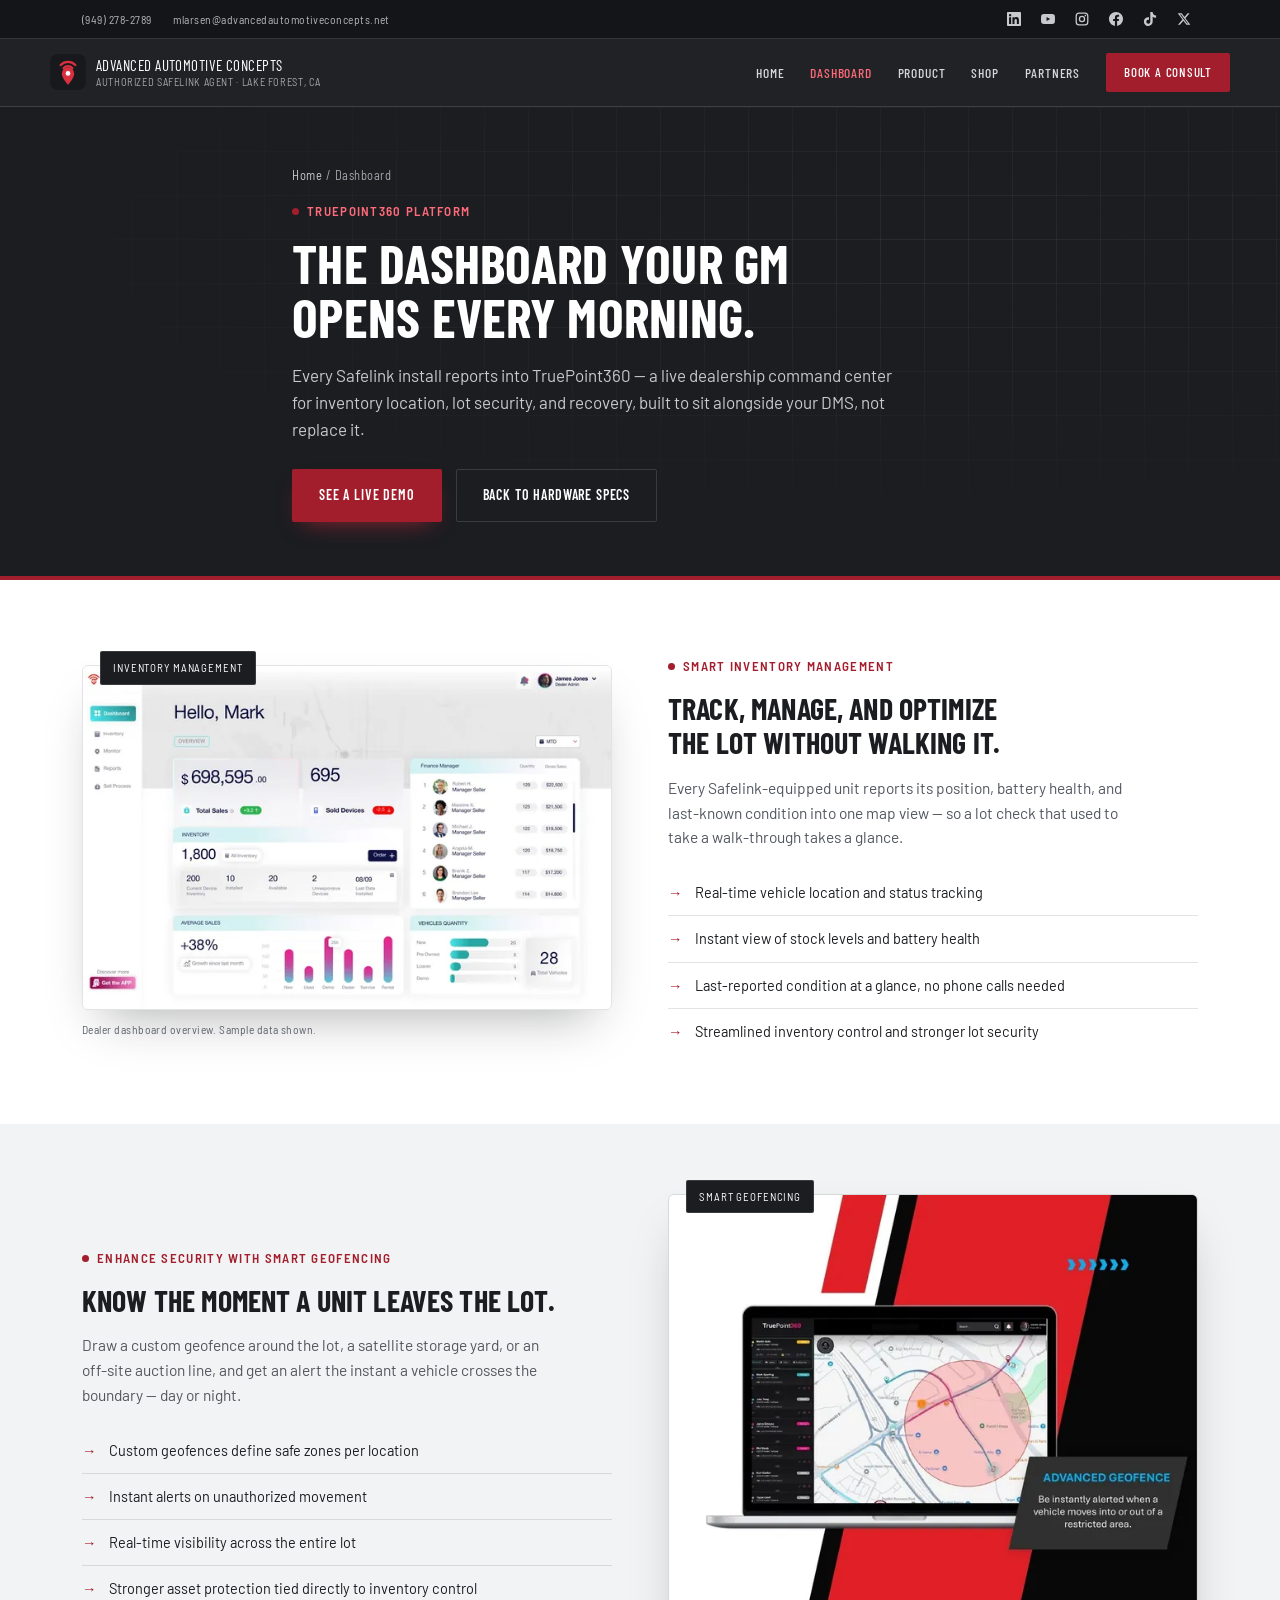
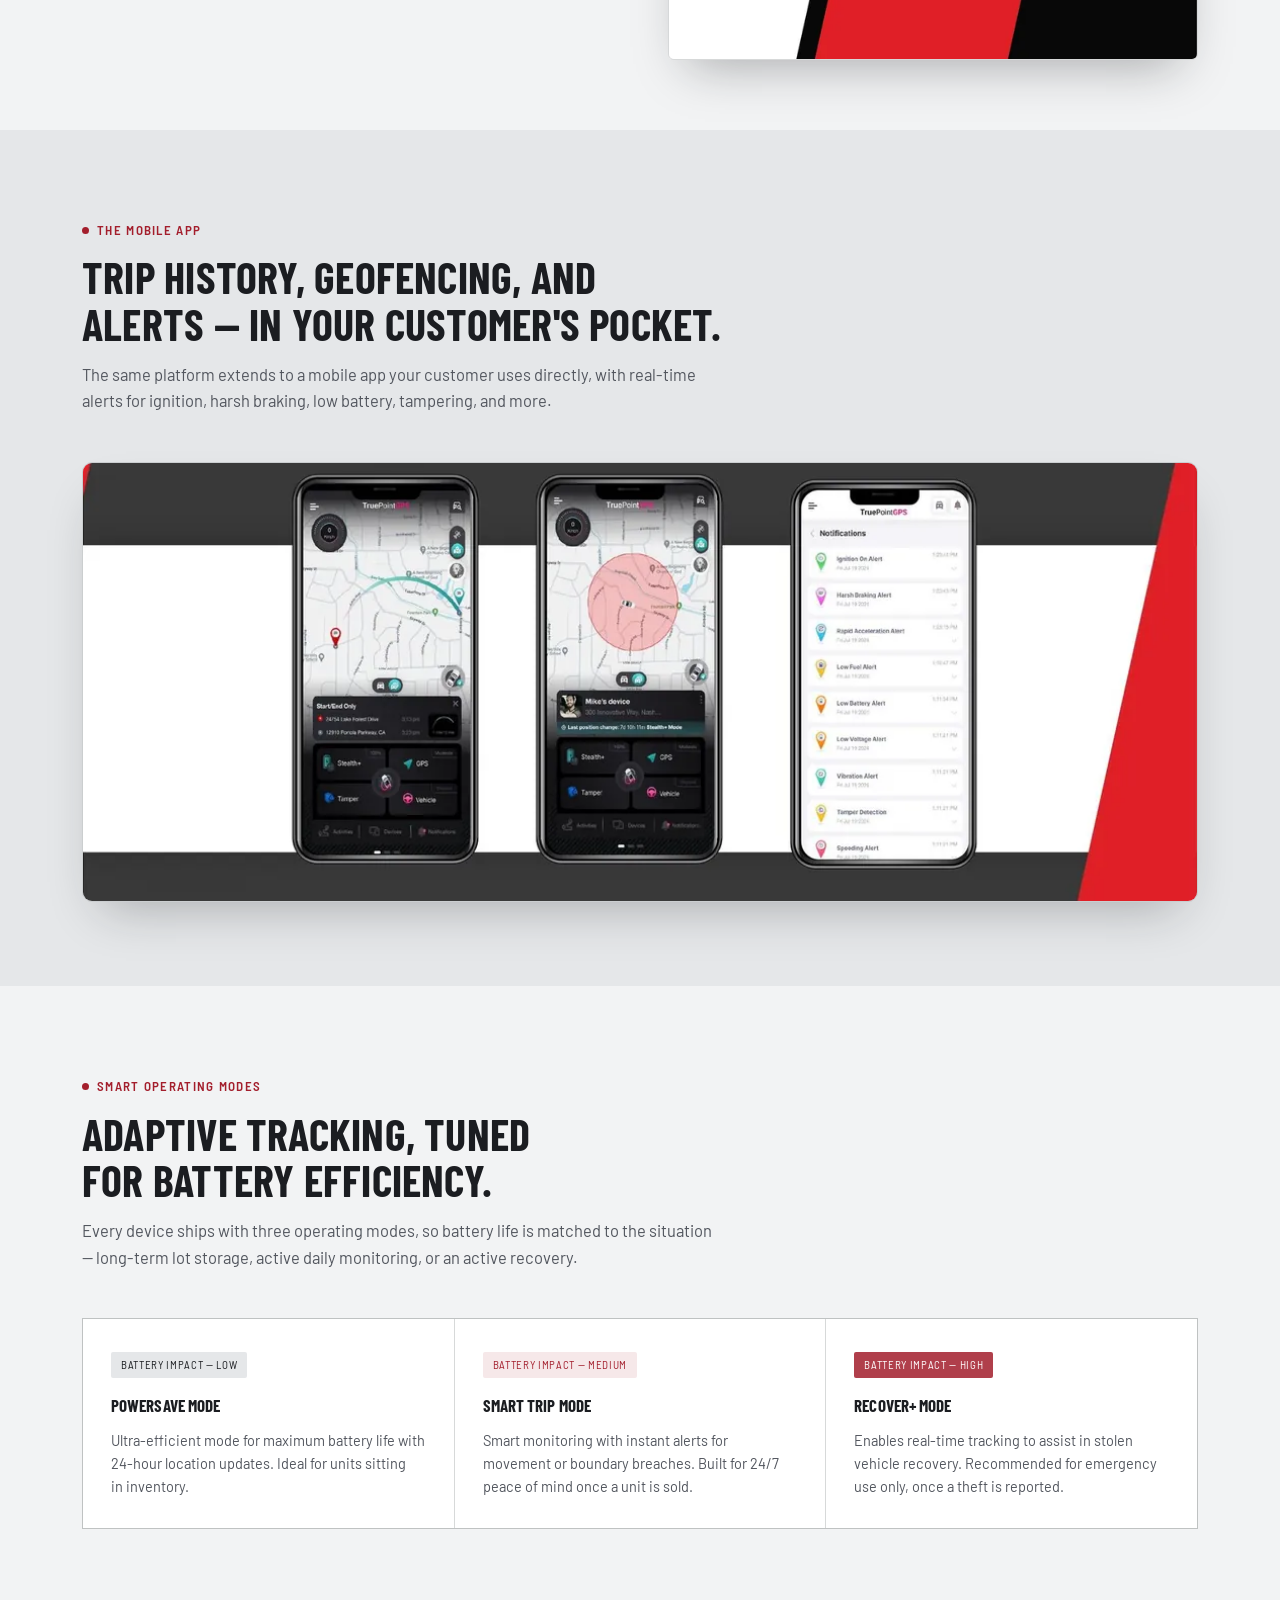
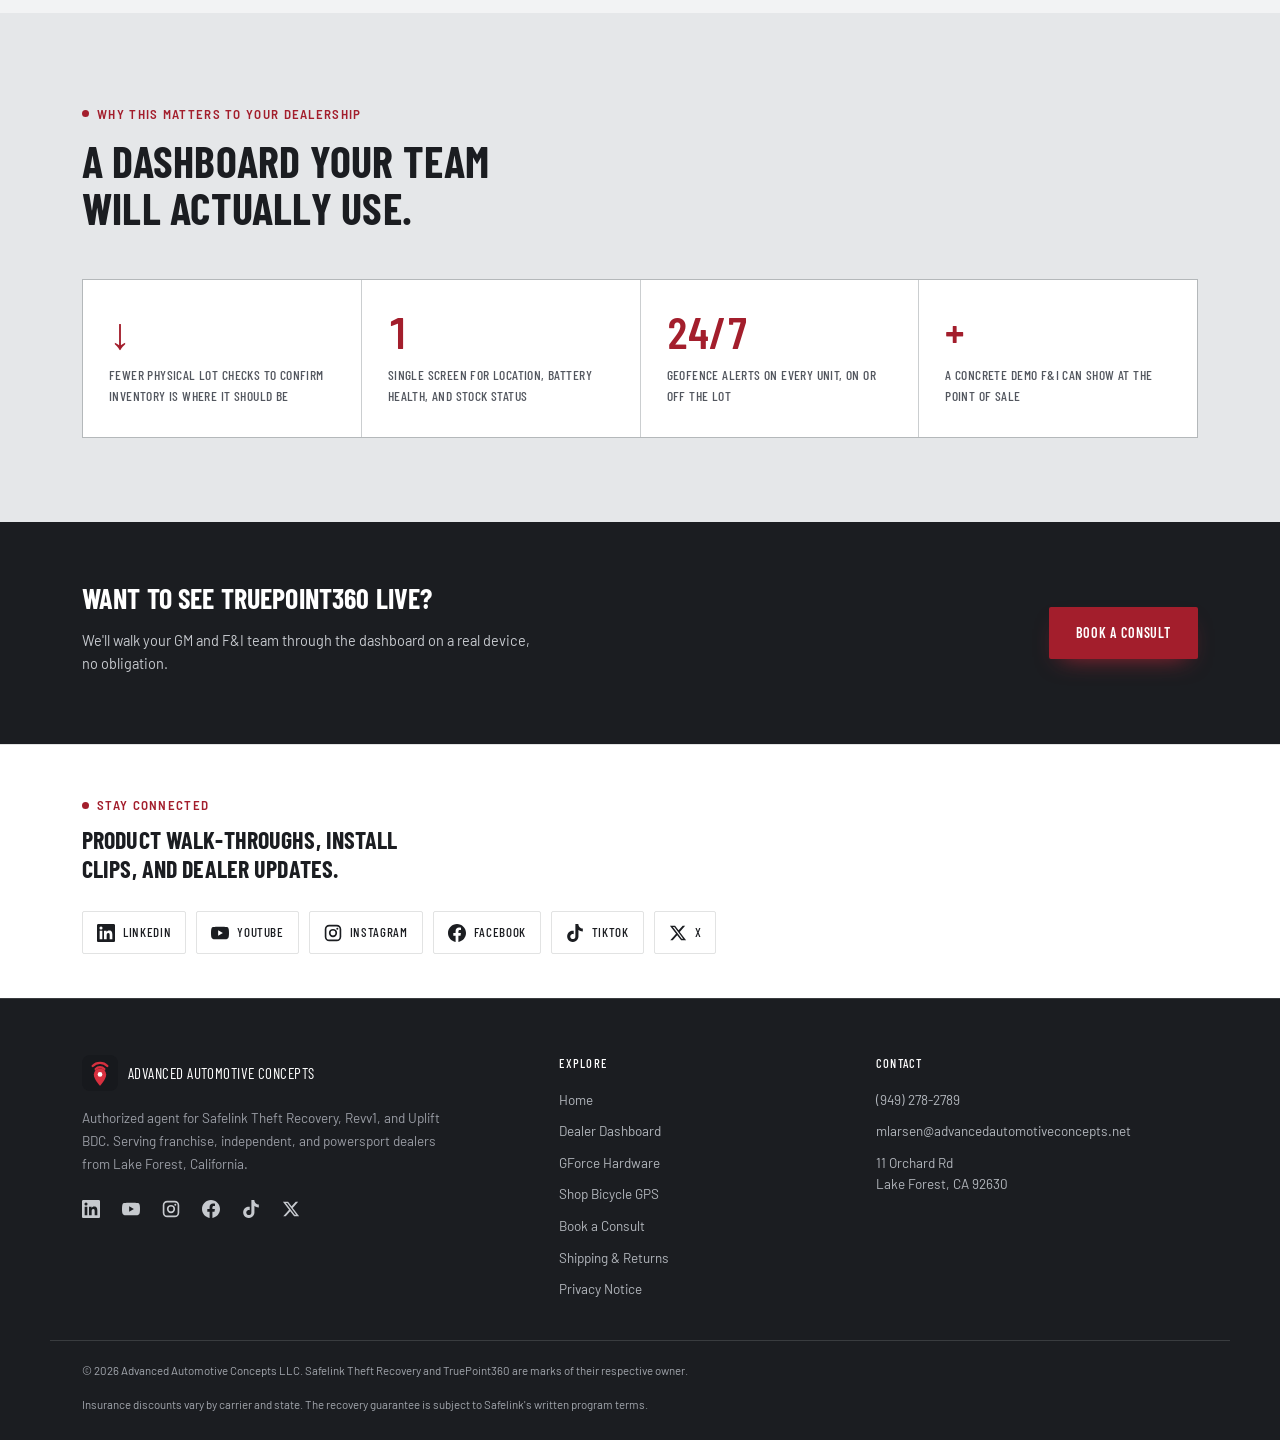
<file: platform.html>
<!DOCTYPE html>
<html lang="en">
<head>
<meta charset="UTF-8">
<meta name="viewport" content="width=device-width, initial-scale=1.0">
<title>The Dealer Dashboard — TruePoint360 | Advanced Automotive Concepts</title>
<meta name="description" content="TruePoint360 — the real-time inventory dashboard, geofencing, and mobile app behind every Safelink installation. See it before you sell it.">
<link rel="preconnect" href="https://fonts.googleapis.com">
<link rel="preconnect" href="https://fonts.gstatic.com" crossorigin>
<link href="https://fonts.googleapis.com/css2?family=Barlow+Condensed:wght@500;600;700&family=Barlow+Semi+Condensed:wght@500;600&family=Barlow:wght@400;500;600&display=swap" rel="stylesheet">
<link rel="stylesheet" href="assets/css/style.css">
<link rel="canonical" href="https://advancedautomotiveconcepts.net/platform.html">
<link rel="icon" href="/favicon.ico" sizes="48x48">
<link rel="icon" href="/favicon.svg" type="image/svg+xml">
<link rel="apple-touch-icon" href="/apple-touch-icon.png">
<link rel="manifest" href="/site.webmanifest">
<meta name="theme-color" content="#17191D">
<meta property="og:type" content="website">
<meta property="og:site_name" content="Advanced Automotive Concepts">
<meta property="og:locale" content="en_US">
<meta property="og:title" content="The Dealer Dashboard — TruePoint360 | Advanced Automotive Concepts">
<meta property="og:description" content="TruePoint360 — the real-time inventory dashboard, geofencing, and mobile app behind every Safelink installation. See it before you sell it.">
<meta property="og:url" content="https://advancedautomotiveconcepts.net/platform.html">
<meta property="og:image" content="https://advancedautomotiveconcepts.net/assets/img/dash-overview.jpg">
<meta name="twitter:card" content="summary_large_image">
<meta name="twitter:site" content="@AdvAutoConcepts">
<meta name="twitter:title" content="The Dealer Dashboard — TruePoint360 | Advanced Automotive Concepts">
<meta name="twitter:description" content="TruePoint360 — the real-time inventory dashboard, geofencing, and mobile app behind every Safelink installation. See it before you sell it.">
<meta name="twitter:image" content="https://advancedautomotiveconcepts.net/assets/img/dash-overview.jpg">
</head>
<body>

<a class="skip" href="#main">Skip to content</a>
<header>
  <div class="topbar">
    <div class="wrap topbar-row">
      <div class="topbar-contact">
        <a href="tel:19492782789">(949) 278-2789</a>
        <a href="mailto:mlarsen@advancedautomotiveconcepts.net">mlarsen@advancedautomotiveconcepts.net</a>
      </div>
      <div class="social-row topbar-social">
        <a href="https://www.linkedin.com/company/advancedautomotiveconcepts" target="_blank" rel="noopener" aria-label="Advanced Automotive Concepts on LinkedIn" class="soc soc-linkedin"><svg viewBox="0 0 24 24" width="18" height="18" aria-hidden="true" fill="currentColor"><path d="M20.447 20.452h-3.554v-5.569c0-1.328-.027-3.037-1.852-3.037-1.853 0-2.136 1.445-2.136 2.939v5.667H9.351V9h3.414v1.561h.046c.477-.9 1.637-1.85 3.37-1.85 3.601 0 4.267 2.37 4.267 5.455v6.286zM5.337 7.433a2.062 2.062 0 0 1-2.063-2.065 2.064 2.064 0 1 1 2.063 2.065zm1.782 13.019H3.555V9h3.564v11.452zM22.225 0H1.771C.792 0 0 .774 0 1.729v20.542C0 23.227.792 24 1.771 24h20.451C23.2 24 24 23.227 24 22.271V1.729C24 .774 23.2 0 22.222 0h.003z"/></svg></a>
        <a href="https://www.youtube.com/@AdvancedAutomotiveConcepts" target="_blank" rel="noopener" aria-label="Advanced Automotive Concepts on YouTube" class="soc soc-youtube"><svg viewBox="0 0 24 24" width="18" height="18" aria-hidden="true" fill="currentColor"><path d="M23.498 6.186a3.016 3.016 0 0 0-2.122-2.136C19.505 3.545 12 3.545 12 3.545s-7.505 0-9.377.505A3.017 3.017 0 0 0 .502 6.186C0 8.07 0 12 0 12s0 3.93.502 5.814a3.016 3.016 0 0 0 2.122 2.136c1.871.505 9.376.505 9.376.505s7.505 0 9.377-.505a3.015 3.015 0 0 0 2.122-2.136C24 15.93 24 12 24 12s0-3.93-.502-5.814zM9.545 15.568V8.432L15.818 12l-6.273 3.568z"/></svg></a>
        <a href="https://www.instagram.com/advancedautomotiveconcepts" target="_blank" rel="noopener" aria-label="Advanced Automotive Concepts on Instagram" class="soc soc-instagram"><svg viewBox="0 0 24 24" width="18" height="18" aria-hidden="true" fill="currentColor"><path fill-rule="evenodd" d="M7 1h10a6 6 0 0 1 6 6v10a6 6 0 0 1-6 6H7a6 6 0 0 1-6-6V7a6 6 0 0 1 6-6zm0 2.2A3.8 3.8 0 0 0 3.2 7v10A3.8 3.8 0 0 0 7 20.800h10a3.800 3.800 0 0 0 3.800-3.800V7A3.800 3.800 0 0 0 17 3.200H7zm5 3.300a5.500 5.500 0 1 1 0 11 5.500 5.500 0 0 1 0-11zm0 2.200a3.300 3.300 0 1 0 0 6.600 3.300 3.300 0 0 0 0-6.600zm5.750-3.850a1.350 1.350 0 1 1 0 2.700 1.350 1.350 0 0 1 0-2.700z"/></svg></a>
        <a href="https://www.facebook.com/advancedautomotiveconcepts/" target="_blank" rel="noopener" aria-label="Advanced Automotive Concepts on Facebook" class="soc soc-facebook"><svg viewBox="0 0 24 24" width="18" height="18" aria-hidden="true" fill="currentColor"><path d="M24 12.073c0-6.627-5.373-12-12-12s-12 5.373-12 12c0 5.99 4.388 10.954 10.125 11.854v-8.385H7.078v-3.47h3.047V9.43c0-3.007 1.792-4.669 4.533-4.669 1.312 0 2.686.235 2.686.235v2.953H15.83c-1.491 0-1.956.925-1.956 1.874v2.25h3.328l-.532 3.47h-2.796v8.385C19.612 23.027 24 18.062 24 12.073z"/></svg></a>
        <a href="https://www.tiktok.com/@advancedautoconcepts" target="_blank" rel="noopener" aria-label="Advanced Automotive Concepts on TikTok" class="soc soc-tiktok"><svg viewBox="0 0 24 24" width="18" height="18" aria-hidden="true" fill="currentColor"><path d="M12.525.02c1.31-.02 2.61-.01 3.91-.02.08 1.53.63 3.09 1.75 4.17 1.12 1.11 2.7 1.62 4.24 1.79v4.03c-1.44-.05-2.89-.35-4.2-.97-.57-.26-1.1-.59-1.62-.93-.01 2.92.01 5.84-.02 8.75-.08 1.4-.54 2.79-1.35 3.94-1.31 1.92-3.58 3.17-5.91 3.21-1.43.08-2.86-.31-4.08-1.03-2.02-1.19-3.44-3.37-3.65-5.71-.02-.5-.03-1-.01-1.49.18-1.9 1.12-3.72 2.58-4.96 1.66-1.44 3.98-2.13 6.15-1.72.02 1.48-.04 2.96-.04 4.44-.99-.32-2.15-.23-3.02.37-.63.41-1.11 1.04-1.36 1.75-.21.51-.15 1.07-.14 1.61.24 1.64 1.82 3.02 3.5 2.87 1.12-.01 2.19-.66 2.77-1.61.19-.33.4-.67.41-1.06.1-1.79.06-3.57.07-5.36.01-4.03-.01-8.05.02-12.07z"/></svg></a>
        <a href="https://x.com/AdvAutoConcepts" target="_blank" rel="noopener" aria-label="Advanced Automotive Concepts on X" class="soc soc-x"><svg viewBox="0 0 24 24" width="18" height="18" aria-hidden="true" fill="currentColor"><path d="M18.244 2.25h3.308l-7.227 8.26 8.502 11.24H16.17l-5.214-6.817L4.99 21.75H1.68l7.73-8.835L1.254 2.25H8.08l4.713 6.231zm-1.161 17.52h1.833L7.084 4.126H5.117z"/></svg></a>
      </div>
    </div>
  </div>
  <div class="wrap nav">
    <a href="index.html" class="brand">
      <img src="favicon.svg" alt="" width="36" height="36">
      <div class="brand-text">ADVANCED AUTOMOTIVE CONCEPTS
        <span>AUTHORIZED SAFELINK AGENT · LAKE FOREST, CA</span>
      </div>
    </a>
    <nav class="nav-links" aria-label="Primary">
      <a href="index.html">Home</a>
      <a href="platform.html" class="active">Dashboard</a>
      <a href="product.html">Product</a>
      <a href="lineup.html">Shop</a>
      <a href="index.html#partners">Partners</a>
      <a href="contact.html" class="nav-cta">Book a Consult</a>
    </nav>
    <button type="button" class="burger" id="burgerBtn" aria-label="Open menu" aria-expanded="false" aria-controls="mobileMenu">
      <span class="burger-line"></span>
      <span class="burger-line"></span>
      <span class="burger-line"></span>
    </button>
  </div>
  <nav class="mobile-menu" id="mobileMenu" aria-label="Mobile">
    <a href="index.html">Home</a>
    <a href="platform.html" class="active">Dashboard</a>
    <a href="product.html">Product</a>
    <a href="lineup.html">Shop</a>
    <a href="index.html#partners">Partners</a>
    <a href="contact.html" class="nav-cta">Book a Consult</a>
    <div class="social-row mobile-social">
      <a href="https://www.linkedin.com/company/advancedautomotiveconcepts" target="_blank" rel="noopener" aria-label="Advanced Automotive Concepts on LinkedIn" class="soc soc-linkedin"><svg viewBox="0 0 24 24" width="18" height="18" aria-hidden="true" fill="currentColor"><path d="M20.447 20.452h-3.554v-5.569c0-1.328-.027-3.037-1.852-3.037-1.853 0-2.136 1.445-2.136 2.939v5.667H9.351V9h3.414v1.561h.046c.477-.9 1.637-1.85 3.37-1.85 3.601 0 4.267 2.37 4.267 5.455v6.286zM5.337 7.433a2.062 2.062 0 0 1-2.063-2.065 2.064 2.064 0 1 1 2.063 2.065zm1.782 13.019H3.555V9h3.564v11.452zM22.225 0H1.771C.792 0 0 .774 0 1.729v20.542C0 23.227.792 24 1.771 24h20.451C23.2 24 24 23.227 24 22.271V1.729C24 .774 23.2 0 22.222 0h.003z"/></svg></a>
      <a href="https://www.youtube.com/@AdvancedAutomotiveConcepts" target="_blank" rel="noopener" aria-label="Advanced Automotive Concepts on YouTube" class="soc soc-youtube"><svg viewBox="0 0 24 24" width="18" height="18" aria-hidden="true" fill="currentColor"><path d="M23.498 6.186a3.016 3.016 0 0 0-2.122-2.136C19.505 3.545 12 3.545 12 3.545s-7.505 0-9.377.505A3.017 3.017 0 0 0 .502 6.186C0 8.07 0 12 0 12s0 3.93.502 5.814a3.016 3.016 0 0 0 2.122 2.136c1.871.505 9.376.505 9.376.505s7.505 0 9.377-.505a3.015 3.015 0 0 0 2.122-2.136C24 15.93 24 12 24 12s0-3.93-.502-5.814zM9.545 15.568V8.432L15.818 12l-6.273 3.568z"/></svg></a>
      <a href="https://www.instagram.com/advancedautomotiveconcepts" target="_blank" rel="noopener" aria-label="Advanced Automotive Concepts on Instagram" class="soc soc-instagram"><svg viewBox="0 0 24 24" width="18" height="18" aria-hidden="true" fill="currentColor"><path fill-rule="evenodd" d="M7 1h10a6 6 0 0 1 6 6v10a6 6 0 0 1-6 6H7a6 6 0 0 1-6-6V7a6 6 0 0 1 6-6zm0 2.2A3.8 3.8 0 0 0 3.2 7v10A3.8 3.8 0 0 0 7 20.800h10a3.800 3.800 0 0 0 3.800-3.800V7A3.800 3.800 0 0 0 17 3.200H7zm5 3.300a5.500 5.500 0 1 1 0 11 5.500 5.500 0 0 1 0-11zm0 2.200a3.300 3.300 0 1 0 0 6.600 3.300 3.300 0 0 0 0-6.600zm5.750-3.850a1.350 1.350 0 1 1 0 2.700 1.350 1.350 0 0 1 0-2.700z"/></svg></a>
      <a href="https://www.facebook.com/advancedautomotiveconcepts/" target="_blank" rel="noopener" aria-label="Advanced Automotive Concepts on Facebook" class="soc soc-facebook"><svg viewBox="0 0 24 24" width="18" height="18" aria-hidden="true" fill="currentColor"><path d="M24 12.073c0-6.627-5.373-12-12-12s-12 5.373-12 12c0 5.99 4.388 10.954 10.125 11.854v-8.385H7.078v-3.47h3.047V9.43c0-3.007 1.792-4.669 4.533-4.669 1.312 0 2.686.235 2.686.235v2.953H15.83c-1.491 0-1.956.925-1.956 1.874v2.25h3.328l-.532 3.47h-2.796v8.385C19.612 23.027 24 18.062 24 12.073z"/></svg></a>
      <a href="https://www.tiktok.com/@advancedautoconcepts" target="_blank" rel="noopener" aria-label="Advanced Automotive Concepts on TikTok" class="soc soc-tiktok"><svg viewBox="0 0 24 24" width="18" height="18" aria-hidden="true" fill="currentColor"><path d="M12.525.02c1.31-.02 2.61-.01 3.91-.02.08 1.53.63 3.09 1.75 4.17 1.12 1.11 2.7 1.62 4.24 1.79v4.03c-1.44-.05-2.89-.35-4.2-.97-.57-.26-1.1-.59-1.62-.93-.01 2.92.01 5.84-.02 8.75-.08 1.4-.54 2.79-1.35 3.94-1.31 1.92-3.58 3.17-5.91 3.21-1.43.08-2.86-.31-4.08-1.03-2.02-1.19-3.44-3.37-3.65-5.71-.02-.5-.03-1-.01-1.49.18-1.9 1.12-3.72 2.58-4.96 1.66-1.44 3.98-2.13 6.15-1.72.02 1.48-.04 2.96-.04 4.44-.99-.32-2.15-.23-3.02.37-.63.41-1.11 1.04-1.36 1.75-.21.51-.15 1.07-.14 1.61.24 1.64 1.82 3.02 3.5 2.87 1.12-.01 2.19-.66 2.77-1.61.19-.33.4-.67.41-1.06.1-1.79.06-3.57.07-5.36.01-4.03-.01-8.05.02-12.07z"/></svg></a>
      <a href="https://x.com/AdvAutoConcepts" target="_blank" rel="noopener" aria-label="Advanced Automotive Concepts on X" class="soc soc-x"><svg viewBox="0 0 24 24" width="18" height="18" aria-hidden="true" fill="currentColor"><path d="M18.244 2.25h3.308l-7.227 8.26 8.502 11.24H16.17l-5.214-6.817L4.99 21.75H1.68l7.73-8.835L1.254 2.25H8.08l4.713 6.231zm-1.161 17.52h1.833L7.084 4.126H5.117z"/></svg></a>
    </div>
  </nav>
</header>
<main id="main">

<section class="page-hero">
  <div class="hero-grid"></div>
  <div class="wrap page-hero-inner">
    <div class="crumbs"><a href="index.html">Home</a> / Dashboard</div>
    <div class="coord" style="margin-top:16px;">TRUEPOINT360 PLATFORM</div>
    <h1>The dashboard your GM opens every morning.</h1>
    <p class="lead">Every Safelink install reports into TruePoint360 — a live dealership command center for inventory location, lot security, and recovery, built to sit alongside your DMS, not replace it.</p>
    <div class="hero-actions" style="margin-top:26px;">
      <a href="contact.html" class="btn btn-primary">See a Live Demo</a>
      <a href="product.html" class="btn btn-ghost">Back to Hardware Specs</a>
    </div>
  </div>
</section>

<section class="split-block">
  <div class="wrap">
    <div class="split">
      <div class="split-media">
        <span class="shot-tag mono">INVENTORY MANAGEMENT</span>
        <img loading="lazy" decoding="async" srcset="assets/img/dash-overview-640.webp 640w, assets/img/dash-overview-1100.webp 1100w" sizes="(max-width: 900px) 92vw, 560px" class="shot" src="assets/img/dash-overview-1100.webp" width="1400" height="910" alt="Safelink dealer dashboard overview showing total sales, devices sold, inventory counts, and sales by finance manager, with sample data">
        <p class="shot-note">Dealer dashboard overview. Sample data shown.</p>
      </div>
      <div class="split-copy">
        <div class="coord">SMART INVENTORY MANAGEMENT</div>
        <h2 class="split-h">Track, manage, and optimize the lot without walking it.</h2>
        <p class="desc">Every Safelink-equipped unit reports its position, battery health, and last-known condition into one map view — so a lot check that used to take a walk-through takes a glance.</p>
        <ul class="feature-list">
          <li><span class="mark">→</span> Real-time vehicle location and status tracking</li>
          <li><span class="mark">→</span> Instant view of stock levels and battery health</li>
          <li><span class="mark">→</span> Last-reported condition at a glance, no phone calls needed</li>
          <li><span class="mark">→</span> Streamlined inventory control and stronger lot security</li>
        </ul>
      </div>
    </div>
  </div>
</section>

<section class="split-block">
  <div class="wrap">
    <div class="split reverse">
      <div class="split-media">
        <span class="shot-tag mono">SMART GEOFENCING</span>
        <img loading="lazy" decoding="async" width="1100" height="966" srcset="assets/img/dash-geofence-640.webp 640w, assets/img/dash-geofence-1100.webp 1100w" sizes="(max-width: 900px) 92vw, 560px" class="shot" src="assets/img/dash-geofence-1100.webp" alt="TruePoint360 geofencing dashboard showing a custom safe zone with vehicle alerts">
      </div>
      <div class="split-copy">
        <div class="coord">ENHANCE SECURITY WITH SMART GEOFENCING</div>
        <h2 class="split-h">Know the moment a unit leaves the lot.</h2>
        <p class="desc">Draw a custom geofence around the lot, a satellite storage yard, or an off-site auction line, and get an alert the instant a vehicle crosses the boundary — day or night.</p>
        <ul class="feature-list">
          <li><span class="mark">→</span> Custom geofences define safe zones per location</li>
          <li><span class="mark">→</span> Instant alerts on unauthorized movement</li>
          <li><span class="mark">→</span> Real-time visibility across the entire lot</li>
          <li><span class="mark">→</span> Stronger asset protection tied directly to inventory control</li>
        </ul>
      </div>
    </div>
  </div>
</section>

<section style="background:var(--paper-dim);">
  <div class="wrap">
    <div class="section-head">
      <div class="coord">THE MOBILE APP</div>
      <h2>Trip history, geofencing, and alerts — in your customer's pocket.</h2>
      <p>The same platform extends to a mobile app your customer uses directly, with real-time alerts for ignition, harsh braking, low battery, tampering, and more.</p>
    </div>
    <img loading="lazy" decoding="async" width="1100" height="433" srcset="assets/img/phones-strip-640.webp 640w, assets/img/phones-strip-1100.webp 1100w" sizes="(max-width: 1180px) 92vw, 1116px" class="phone-shot" src="assets/img/phones-strip-1100.webp" alt="TruePoint GPS mobile app showing trip history, geofence, and notifications screens">
  </div>
</section>

<section>
  <div class="wrap">
    <div class="section-head">
      <div class="coord">SMART OPERATING MODES</div>
      <h2>Adaptive tracking, tuned for battery efficiency.</h2>
      <p>Every device ships with three operating modes, so battery life is matched to the situation — long-term lot storage, active daily monitoring, or an active recovery.</p>
    </div>
    <div class="mode-grid">
      <div class="mode-cell low">
        <span class="impact mono">BATTERY IMPACT — LOW</span>
        <h3>PowerSave Mode</h3>
        <p>Ultra-efficient mode for maximum battery life with 24-hour location updates. Ideal for units sitting in inventory.</p>
      </div>
      <div class="mode-cell medium">
        <span class="impact mono">BATTERY IMPACT — MEDIUM</span>
        <h3>Smart Trip Mode</h3>
        <p>Smart monitoring with instant alerts for movement or boundary breaches. Built for 24/7 peace of mind once a unit is sold.</p>
      </div>
      <div class="mode-cell high">
        <span class="impact mono">BATTERY IMPACT — HIGH</span>
        <h3>Recover+ Mode</h3>
        <p>Enables real-time tracking to assist in stolen vehicle recovery. Recommended for emergency use only, once a theft is reported.</p>
      </div>
    </div>
  </div>
</section>

<section style="background:var(--paper-dim);">
  <div class="wrap">
    <div class="section-head">
      <div class="coord">WHY THIS MATTERS TO YOUR DEALERSHIP</div>
      <h2>A dashboard your team will actually use.</h2>
    </div>
    <div class="value-grid">
      <div class="value-cell">
        <div class="num">↓</div>
        <div class="cap">Fewer physical lot checks to confirm inventory is where it should be</div>
      </div>
      <div class="value-cell">
        <div class="num">1</div>
        <div class="cap">Single screen for location, battery health, and stock status</div>
      </div>
      <div class="value-cell">
        <div class="num">24/7</div>
        <div class="cap">Geofence alerts on every unit, on or off the lot</div>
      </div>
      <div class="value-cell">
        <div class="num">+</div>
        <div class="cap">A concrete demo F&amp;I can show at the point of sale</div>
      </div>
    </div>
  </div>
</section>

<section class="mini-cta">
  <div class="wrap">
    <div>
      <h3>Want to see TruePoint360 live?</h3>
      <p>We'll walk your GM and F&amp;I team through the dashboard on a real device, no obligation.</p>
    </div>
    <a href="contact.html" class="btn btn-primary">Book a Consult</a>
  </div>
</section>

<section class="follow-strip" aria-label="Follow Advanced Automotive Concepts">
  <div class="wrap follow-row">
    <div>
      <div class="coord">STAY CONNECTED</div>
      <h2 class="follow-h">Product walk-throughs, install clips, and dealer updates.</h2>
    </div>
    <div class="social-row follow-social">
      <a href="https://www.linkedin.com/company/advancedautomotiveconcepts" target="_blank" rel="noopener" aria-label="Advanced Automotive Concepts on LinkedIn" class="soc soc-linkedin"><svg viewBox="0 0 24 24" width="18" height="18" aria-hidden="true" fill="currentColor"><path d="M20.447 20.452h-3.554v-5.569c0-1.328-.027-3.037-1.852-3.037-1.853 0-2.136 1.445-2.136 2.939v5.667H9.351V9h3.414v1.561h.046c.477-.9 1.637-1.85 3.37-1.85 3.601 0 4.267 2.37 4.267 5.455v6.286zM5.337 7.433a2.062 2.062 0 0 1-2.063-2.065 2.064 2.064 0 1 1 2.063 2.065zm1.782 13.019H3.555V9h3.564v11.452zM22.225 0H1.771C.792 0 0 .774 0 1.729v20.542C0 23.227.792 24 1.771 24h20.451C23.2 24 24 23.227 24 22.271V1.729C24 .774 23.2 0 22.222 0h.003z"/></svg><span>LinkedIn</span></a>
      <a href="https://www.youtube.com/@AdvancedAutomotiveConcepts" target="_blank" rel="noopener" aria-label="Advanced Automotive Concepts on YouTube" class="soc soc-youtube"><svg viewBox="0 0 24 24" width="18" height="18" aria-hidden="true" fill="currentColor"><path d="M23.498 6.186a3.016 3.016 0 0 0-2.122-2.136C19.505 3.545 12 3.545 12 3.545s-7.505 0-9.377.505A3.017 3.017 0 0 0 .502 6.186C0 8.07 0 12 0 12s0 3.93.502 5.814a3.016 3.016 0 0 0 2.122 2.136c1.871.505 9.376.505 9.376.505s7.505 0 9.377-.505a3.015 3.015 0 0 0 2.122-2.136C24 15.93 24 12 24 12s0-3.93-.502-5.814zM9.545 15.568V8.432L15.818 12l-6.273 3.568z"/></svg><span>YouTube</span></a>
      <a href="https://www.instagram.com/advancedautomotiveconcepts" target="_blank" rel="noopener" aria-label="Advanced Automotive Concepts on Instagram" class="soc soc-instagram"><svg viewBox="0 0 24 24" width="18" height="18" aria-hidden="true" fill="currentColor"><path fill-rule="evenodd" d="M7 1h10a6 6 0 0 1 6 6v10a6 6 0 0 1-6 6H7a6 6 0 0 1-6-6V7a6 6 0 0 1 6-6zm0 2.2A3.8 3.8 0 0 0 3.2 7v10A3.8 3.8 0 0 0 7 20.800h10a3.800 3.800 0 0 0 3.800-3.800V7A3.800 3.800 0 0 0 17 3.200H7zm5 3.300a5.500 5.500 0 1 1 0 11 5.500 5.500 0 0 1 0-11zm0 2.200a3.300 3.300 0 1 0 0 6.600 3.300 3.300 0 0 0 0-6.600zm5.750-3.850a1.350 1.350 0 1 1 0 2.700 1.350 1.350 0 0 1 0-2.700z"/></svg><span>Instagram</span></a>
      <a href="https://www.facebook.com/advancedautomotiveconcepts/" target="_blank" rel="noopener" aria-label="Advanced Automotive Concepts on Facebook" class="soc soc-facebook"><svg viewBox="0 0 24 24" width="18" height="18" aria-hidden="true" fill="currentColor"><path d="M24 12.073c0-6.627-5.373-12-12-12s-12 5.373-12 12c0 5.99 4.388 10.954 10.125 11.854v-8.385H7.078v-3.47h3.047V9.43c0-3.007 1.792-4.669 4.533-4.669 1.312 0 2.686.235 2.686.235v2.953H15.83c-1.491 0-1.956.925-1.956 1.874v2.25h3.328l-.532 3.47h-2.796v8.385C19.612 23.027 24 18.062 24 12.073z"/></svg><span>Facebook</span></a>
      <a href="https://www.tiktok.com/@advancedautoconcepts" target="_blank" rel="noopener" aria-label="Advanced Automotive Concepts on TikTok" class="soc soc-tiktok"><svg viewBox="0 0 24 24" width="18" height="18" aria-hidden="true" fill="currentColor"><path d="M12.525.02c1.31-.02 2.61-.01 3.91-.02.08 1.53.63 3.09 1.75 4.17 1.12 1.11 2.7 1.62 4.24 1.79v4.03c-1.44-.05-2.89-.35-4.2-.97-.57-.26-1.1-.59-1.62-.93-.01 2.92.01 5.84-.02 8.75-.08 1.4-.54 2.79-1.35 3.94-1.31 1.92-3.58 3.17-5.91 3.21-1.43.08-2.86-.31-4.08-1.03-2.02-1.19-3.44-3.37-3.65-5.71-.02-.5-.03-1-.01-1.49.18-1.9 1.12-3.72 2.58-4.96 1.66-1.44 3.98-2.13 6.15-1.72.02 1.48-.04 2.96-.04 4.44-.99-.32-2.15-.23-3.02.37-.63.41-1.11 1.04-1.36 1.75-.21.51-.15 1.07-.14 1.61.24 1.64 1.82 3.02 3.5 2.87 1.12-.01 2.19-.66 2.77-1.61.19-.33.4-.67.41-1.06.1-1.79.06-3.57.07-5.36.01-4.03-.01-8.05.02-12.07z"/></svg><span>TikTok</span></a>
      <a href="https://x.com/AdvAutoConcepts" target="_blank" rel="noopener" aria-label="Advanced Automotive Concepts on X" class="soc soc-x"><svg viewBox="0 0 24 24" width="18" height="18" aria-hidden="true" fill="currentColor"><path d="M18.244 2.25h3.308l-7.227 8.26 8.502 11.24H16.17l-5.214-6.817L4.99 21.75H1.68l7.73-8.835L1.254 2.25H8.08l4.713 6.231zm-1.161 17.52h1.833L7.084 4.126H5.117z"/></svg><span>X</span></a>
    </div>
  </div>
</section>
</main>

<footer>
  <div class="wrap foot-grid">
    <div class="foot-brand">
      <a href="index.html" class="brand">
        <img src="favicon.svg" alt="" width="36" height="36">
        <div class="brand-text">ADVANCED AUTOMOTIVE CONCEPTS</div>
      </a>
      <p>Authorized agent for Safelink Theft Recovery, Revv1, and Uplift BDC. Serving franchise, independent, and powersport dealers from Lake Forest, California.</p>
      <div class="social-row foot-social">
        <a href="https://www.linkedin.com/company/advancedautomotiveconcepts" target="_blank" rel="noopener" aria-label="Advanced Automotive Concepts on LinkedIn" class="soc soc-linkedin"><svg viewBox="0 0 24 24" width="18" height="18" aria-hidden="true" fill="currentColor"><path d="M20.447 20.452h-3.554v-5.569c0-1.328-.027-3.037-1.852-3.037-1.853 0-2.136 1.445-2.136 2.939v5.667H9.351V9h3.414v1.561h.046c.477-.9 1.637-1.85 3.37-1.85 3.601 0 4.267 2.37 4.267 5.455v6.286zM5.337 7.433a2.062 2.062 0 0 1-2.063-2.065 2.064 2.064 0 1 1 2.063 2.065zm1.782 13.019H3.555V9h3.564v11.452zM22.225 0H1.771C.792 0 0 .774 0 1.729v20.542C0 23.227.792 24 1.771 24h20.451C23.2 24 24 23.227 24 22.271V1.729C24 .774 23.2 0 22.222 0h.003z"/></svg></a>
        <a href="https://www.youtube.com/@AdvancedAutomotiveConcepts" target="_blank" rel="noopener" aria-label="Advanced Automotive Concepts on YouTube" class="soc soc-youtube"><svg viewBox="0 0 24 24" width="18" height="18" aria-hidden="true" fill="currentColor"><path d="M23.498 6.186a3.016 3.016 0 0 0-2.122-2.136C19.505 3.545 12 3.545 12 3.545s-7.505 0-9.377.505A3.017 3.017 0 0 0 .502 6.186C0 8.07 0 12 0 12s0 3.93.502 5.814a3.016 3.016 0 0 0 2.122 2.136c1.871.505 9.376.505 9.376.505s7.505 0 9.377-.505a3.015 3.015 0 0 0 2.122-2.136C24 15.93 24 12 24 12s0-3.93-.502-5.814zM9.545 15.568V8.432L15.818 12l-6.273 3.568z"/></svg></a>
        <a href="https://www.instagram.com/advancedautomotiveconcepts" target="_blank" rel="noopener" aria-label="Advanced Automotive Concepts on Instagram" class="soc soc-instagram"><svg viewBox="0 0 24 24" width="18" height="18" aria-hidden="true" fill="currentColor"><path fill-rule="evenodd" d="M7 1h10a6 6 0 0 1 6 6v10a6 6 0 0 1-6 6H7a6 6 0 0 1-6-6V7a6 6 0 0 1 6-6zm0 2.2A3.8 3.8 0 0 0 3.2 7v10A3.8 3.8 0 0 0 7 20.800h10a3.800 3.800 0 0 0 3.800-3.800V7A3.800 3.800 0 0 0 17 3.200H7zm5 3.300a5.500 5.500 0 1 1 0 11 5.500 5.500 0 0 1 0-11zm0 2.200a3.300 3.300 0 1 0 0 6.600 3.300 3.300 0 0 0 0-6.600zm5.750-3.850a1.350 1.350 0 1 1 0 2.700 1.350 1.350 0 0 1 0-2.700z"/></svg></a>
        <a href="https://www.facebook.com/advancedautomotiveconcepts/" target="_blank" rel="noopener" aria-label="Advanced Automotive Concepts on Facebook" class="soc soc-facebook"><svg viewBox="0 0 24 24" width="18" height="18" aria-hidden="true" fill="currentColor"><path d="M24 12.073c0-6.627-5.373-12-12-12s-12 5.373-12 12c0 5.99 4.388 10.954 10.125 11.854v-8.385H7.078v-3.47h3.047V9.43c0-3.007 1.792-4.669 4.533-4.669 1.312 0 2.686.235 2.686.235v2.953H15.83c-1.491 0-1.956.925-1.956 1.874v2.25h3.328l-.532 3.47h-2.796v8.385C19.612 23.027 24 18.062 24 12.073z"/></svg></a>
        <a href="https://www.tiktok.com/@advancedautoconcepts" target="_blank" rel="noopener" aria-label="Advanced Automotive Concepts on TikTok" class="soc soc-tiktok"><svg viewBox="0 0 24 24" width="18" height="18" aria-hidden="true" fill="currentColor"><path d="M12.525.02c1.31-.02 2.61-.01 3.91-.02.08 1.53.63 3.09 1.75 4.17 1.12 1.11 2.7 1.62 4.24 1.79v4.03c-1.44-.05-2.89-.35-4.2-.97-.57-.26-1.1-.59-1.62-.93-.01 2.92.01 5.84-.02 8.75-.08 1.4-.54 2.79-1.35 3.94-1.31 1.92-3.58 3.17-5.91 3.21-1.43.08-2.86-.31-4.08-1.03-2.02-1.19-3.44-3.37-3.65-5.71-.02-.5-.03-1-.01-1.49.18-1.9 1.12-3.72 2.58-4.96 1.66-1.44 3.98-2.13 6.15-1.72.02 1.48-.04 2.96-.04 4.44-.99-.32-2.15-.23-3.02.37-.63.41-1.11 1.04-1.36 1.75-.21.51-.15 1.07-.14 1.61.24 1.64 1.82 3.02 3.5 2.87 1.12-.01 2.19-.66 2.77-1.61.19-.33.4-.67.41-1.06.1-1.79.06-3.57.07-5.36.01-4.03-.01-8.05.02-12.07z"/></svg></a>
        <a href="https://x.com/AdvAutoConcepts" target="_blank" rel="noopener" aria-label="Advanced Automotive Concepts on X" class="soc soc-x"><svg viewBox="0 0 24 24" width="18" height="18" aria-hidden="true" fill="currentColor"><path d="M18.244 2.25h3.308l-7.227 8.26 8.502 11.24H16.17l-5.214-6.817L4.99 21.75H1.68l7.73-8.835L1.254 2.25H8.08l4.713 6.231zm-1.161 17.52h1.833L7.084 4.126H5.117z"/></svg></a>
      </div>
    </div>
    <div class="foot-col">
      <h2 class="foot-h">Explore</h2>
      <a href="index.html">Home</a>
      <a href="platform.html">Dealer Dashboard</a>
      <a href="product.html">GForce Hardware</a>
      <a href="bicycle-gps.html">Shop Bicycle GPS</a>
      <a href="contact.html">Book a Consult</a>
      <a href="shipping-returns.html">Shipping &amp; Returns</a>
      <a href="privacy.html">Privacy Notice</a>
    </div>
    <div class="foot-col">
      <h2 class="foot-h">Contact</h2>
      <a href="tel:19492782789">(949) 278-2789</a>
      <a href="mailto:mlarsen@advancedautomotiveconcepts.net">mlarsen@advancedautomotiveconcepts.net</a>
      <span>11 Orchard Rd<br>Lake Forest, CA 92630</span>
    </div>
  </div>
  <div class="wrap foot-base">
    <div>© <span id="year"></span> Advanced Automotive Concepts LLC. Safelink Theft Recovery and TruePoint360 are marks of their respective owner.</div>
    <div>Insurance discounts vary by carrier and state. The recovery guarantee is subject to Safelink's written program terms.</div>
  </div>
</footer>

<script src="assets/js/main.js"></script>
</body>
</html>
</file>
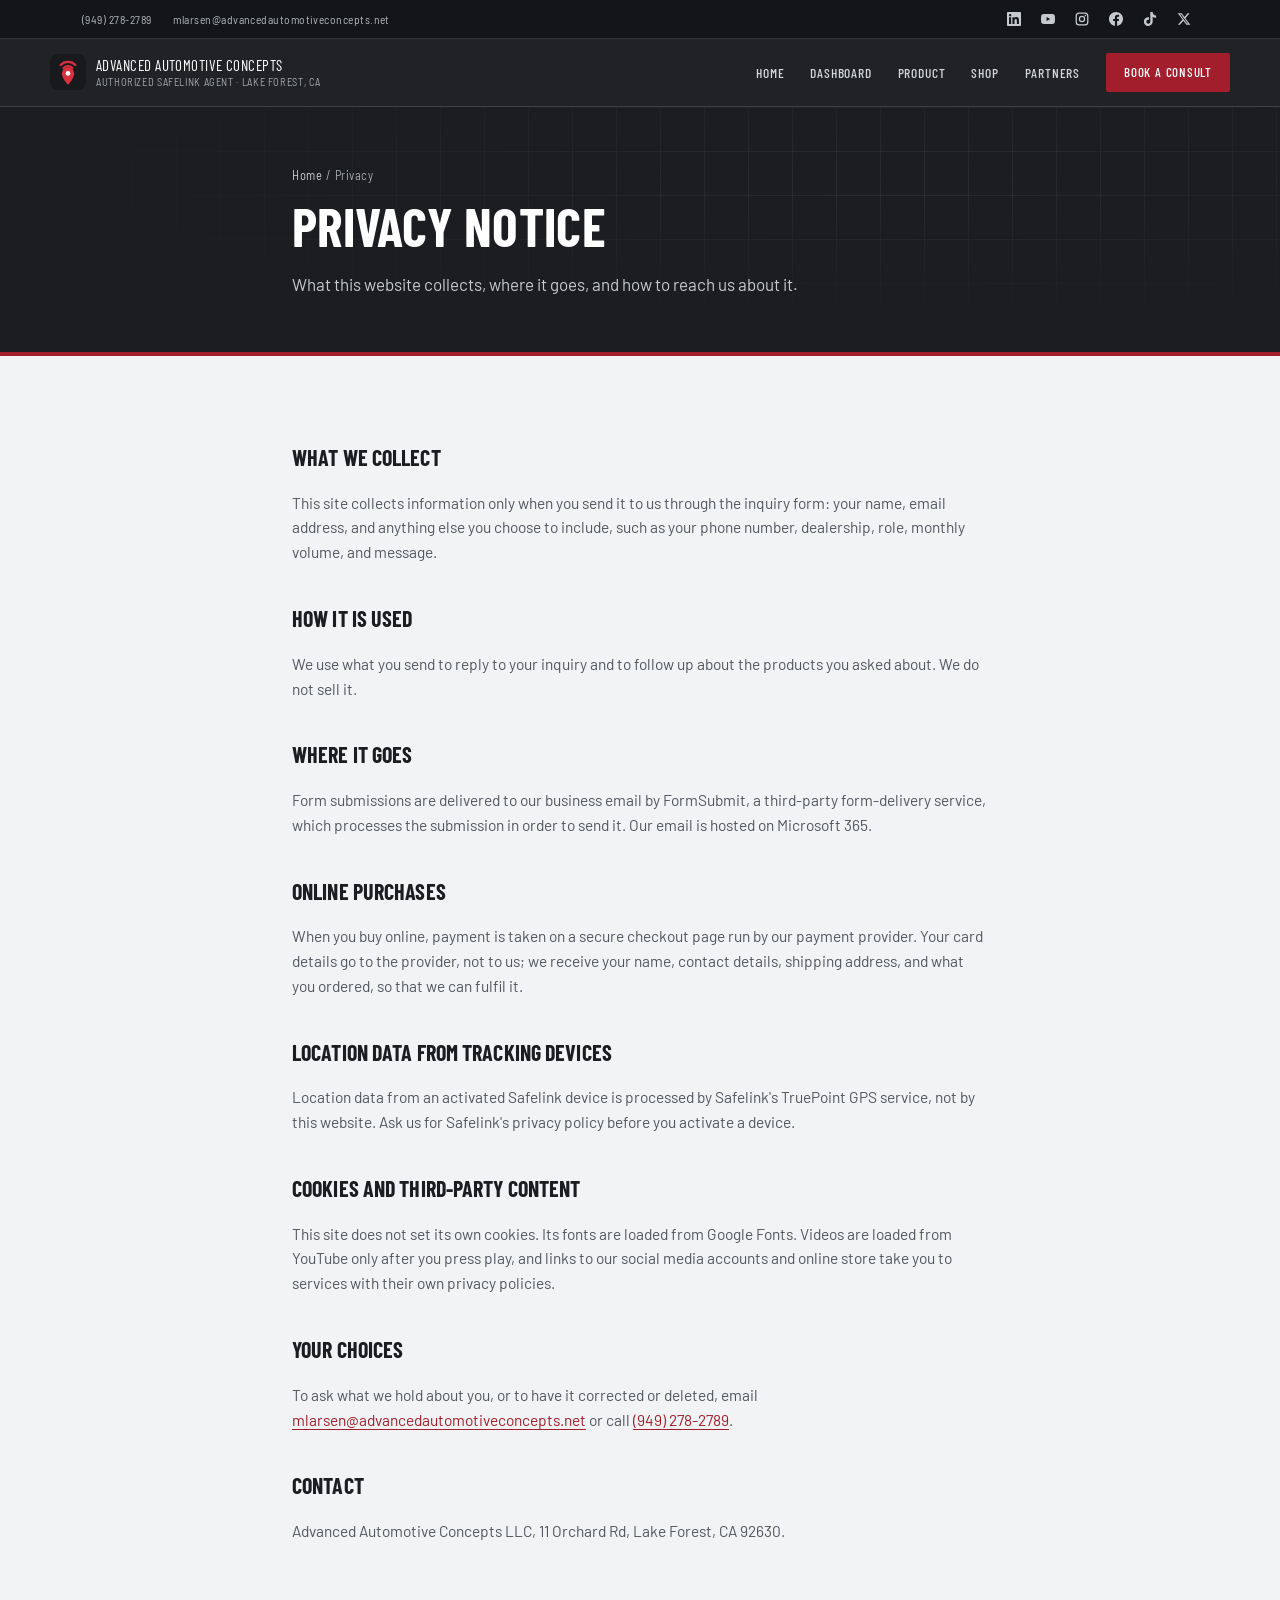
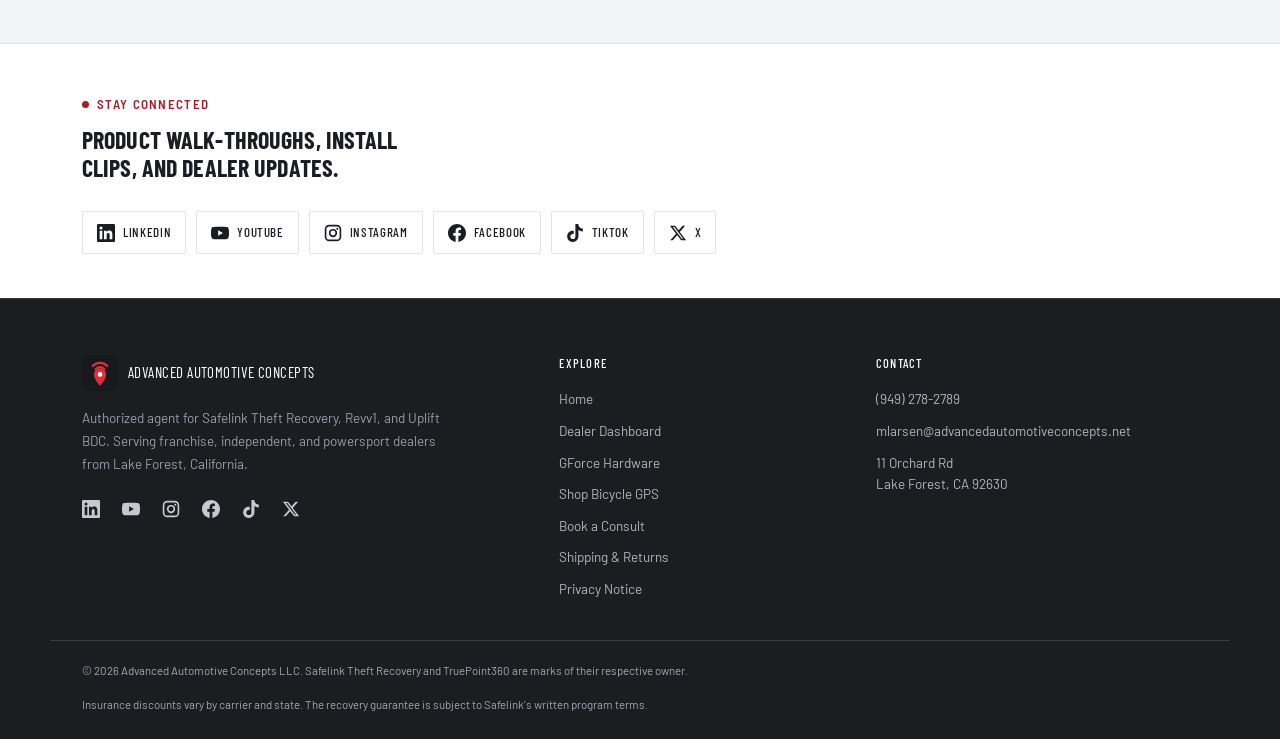
<file: privacy.html>
<!DOCTYPE html>
<html lang="en">
<head>
<meta charset="UTF-8">
<meta name="viewport" content="width=device-width, initial-scale=1.0">
<title>Privacy Notice | Advanced Automotive Concepts</title>
<meta name="description" content="How Advanced Automotive Concepts handles the information you send through this website.">
<link rel="preconnect" href="https://fonts.googleapis.com">
<link rel="preconnect" href="https://fonts.gstatic.com" crossorigin>
<link href="https://fonts.googleapis.com/css2?family=Barlow+Condensed:wght@500;600;700&family=Barlow+Semi+Condensed:wght@500;600&family=Barlow:wght@400;500;600&display=swap" rel="stylesheet">
<link rel="stylesheet" href="assets/css/style.css">
<link rel="canonical" href="https://advancedautomotiveconcepts.net/privacy.html">
<link rel="icon" href="/favicon.ico" sizes="48x48">
<link rel="icon" href="/favicon.svg" type="image/svg+xml">
<link rel="apple-touch-icon" href="/apple-touch-icon.png">
<link rel="manifest" href="/site.webmanifest">
<meta name="theme-color" content="#17191D">
<meta property="og:type" content="website">
<meta property="og:site_name" content="Advanced Automotive Concepts">
<meta property="og:locale" content="en_US">
<meta property="og:title" content="Privacy Notice | Advanced Automotive Concepts">
<meta property="og:description" content="How Advanced Automotive Concepts handles the information you send through this website.">
<meta property="og:url" content="https://advancedautomotiveconcepts.net/privacy.html">
<meta property="og:image" content="https://advancedautomotiveconcepts.net/assets/img/dash-overview.jpg">
<meta name="twitter:card" content="summary_large_image">
<meta name="twitter:site" content="@AdvAutoConcepts">
<meta name="twitter:title" content="Privacy Notice | Advanced Automotive Concepts">
<meta name="twitter:description" content="How Advanced Automotive Concepts handles the information you send through this website.">
<meta name="twitter:image" content="https://advancedautomotiveconcepts.net/assets/img/dash-overview.jpg">
</head>
<body>

<a class="skip" href="#main">Skip to content</a>
<header>
  <div class="topbar">
    <div class="wrap topbar-row">
      <div class="topbar-contact">
        <a href="tel:19492782789">(949) 278-2789</a>
        <a href="mailto:mlarsen@advancedautomotiveconcepts.net">mlarsen@advancedautomotiveconcepts.net</a>
      </div>
      <div class="social-row topbar-social">
        <a href="https://www.linkedin.com/company/advancedautomotiveconcepts" target="_blank" rel="noopener" aria-label="Advanced Automotive Concepts on LinkedIn" class="soc soc-linkedin"><svg viewBox="0 0 24 24" width="18" height="18" aria-hidden="true" fill="currentColor"><path d="M20.447 20.452h-3.554v-5.569c0-1.328-.027-3.037-1.852-3.037-1.853 0-2.136 1.445-2.136 2.939v5.667H9.351V9h3.414v1.561h.046c.477-.9 1.637-1.85 3.37-1.85 3.601 0 4.267 2.37 4.267 5.455v6.286zM5.337 7.433a2.062 2.062 0 0 1-2.063-2.065 2.064 2.064 0 1 1 2.063 2.065zm1.782 13.019H3.555V9h3.564v11.452zM22.225 0H1.771C.792 0 0 .774 0 1.729v20.542C0 23.227.792 24 1.771 24h20.451C23.2 24 24 23.227 24 22.271V1.729C24 .774 23.2 0 22.222 0h.003z"/></svg></a>
        <a href="https://www.youtube.com/@AdvancedAutomotiveConcepts" target="_blank" rel="noopener" aria-label="Advanced Automotive Concepts on YouTube" class="soc soc-youtube"><svg viewBox="0 0 24 24" width="18" height="18" aria-hidden="true" fill="currentColor"><path d="M23.498 6.186a3.016 3.016 0 0 0-2.122-2.136C19.505 3.545 12 3.545 12 3.545s-7.505 0-9.377.505A3.017 3.017 0 0 0 .502 6.186C0 8.07 0 12 0 12s0 3.93.502 5.814a3.016 3.016 0 0 0 2.122 2.136c1.871.505 9.376.505 9.376.505s7.505 0 9.377-.505a3.015 3.015 0 0 0 2.122-2.136C24 15.93 24 12 24 12s0-3.93-.502-5.814zM9.545 15.568V8.432L15.818 12l-6.273 3.568z"/></svg></a>
        <a href="https://www.instagram.com/advancedautomotiveconcepts" target="_blank" rel="noopener" aria-label="Advanced Automotive Concepts on Instagram" class="soc soc-instagram"><svg viewBox="0 0 24 24" width="18" height="18" aria-hidden="true" fill="currentColor"><path fill-rule="evenodd" d="M7 1h10a6 6 0 0 1 6 6v10a6 6 0 0 1-6 6H7a6 6 0 0 1-6-6V7a6 6 0 0 1 6-6zm0 2.2A3.8 3.8 0 0 0 3.2 7v10A3.8 3.8 0 0 0 7 20.800h10a3.800 3.800 0 0 0 3.800-3.800V7A3.800 3.800 0 0 0 17 3.200H7zm5 3.300a5.500 5.500 0 1 1 0 11 5.500 5.500 0 0 1 0-11zm0 2.200a3.300 3.300 0 1 0 0 6.600 3.300 3.300 0 0 0 0-6.600zm5.750-3.850a1.350 1.350 0 1 1 0 2.700 1.350 1.350 0 0 1 0-2.700z"/></svg></a>
        <a href="https://www.facebook.com/advancedautomotiveconcepts/" target="_blank" rel="noopener" aria-label="Advanced Automotive Concepts on Facebook" class="soc soc-facebook"><svg viewBox="0 0 24 24" width="18" height="18" aria-hidden="true" fill="currentColor"><path d="M24 12.073c0-6.627-5.373-12-12-12s-12 5.373-12 12c0 5.99 4.388 10.954 10.125 11.854v-8.385H7.078v-3.47h3.047V9.43c0-3.007 1.792-4.669 4.533-4.669 1.312 0 2.686.235 2.686.235v2.953H15.83c-1.491 0-1.956.925-1.956 1.874v2.25h3.328l-.532 3.47h-2.796v8.385C19.612 23.027 24 18.062 24 12.073z"/></svg></a>
        <a href="https://www.tiktok.com/@advancedautoconcepts" target="_blank" rel="noopener" aria-label="Advanced Automotive Concepts on TikTok" class="soc soc-tiktok"><svg viewBox="0 0 24 24" width="18" height="18" aria-hidden="true" fill="currentColor"><path d="M12.525.02c1.31-.02 2.61-.01 3.91-.02.08 1.53.63 3.09 1.75 4.17 1.12 1.11 2.7 1.62 4.24 1.79v4.03c-1.44-.05-2.89-.35-4.2-.97-.57-.26-1.1-.59-1.62-.93-.01 2.92.01 5.84-.02 8.75-.08 1.4-.54 2.79-1.35 3.94-1.31 1.92-3.58 3.17-5.91 3.21-1.43.08-2.86-.31-4.08-1.03-2.02-1.19-3.44-3.37-3.65-5.71-.02-.5-.03-1-.01-1.49.18-1.9 1.12-3.72 2.58-4.96 1.66-1.44 3.98-2.13 6.15-1.72.02 1.48-.04 2.96-.04 4.44-.99-.32-2.15-.23-3.02.37-.63.41-1.11 1.04-1.36 1.75-.21.51-.15 1.07-.14 1.61.24 1.64 1.82 3.02 3.5 2.87 1.12-.01 2.19-.66 2.77-1.61.19-.33.4-.67.41-1.06.1-1.79.06-3.57.07-5.36.01-4.03-.01-8.05.02-12.07z"/></svg></a>
        <a href="https://x.com/AdvAutoConcepts" target="_blank" rel="noopener" aria-label="Advanced Automotive Concepts on X" class="soc soc-x"><svg viewBox="0 0 24 24" width="18" height="18" aria-hidden="true" fill="currentColor"><path d="M18.244 2.25h3.308l-7.227 8.26 8.502 11.24H16.17l-5.214-6.817L4.99 21.75H1.68l7.73-8.835L1.254 2.25H8.08l4.713 6.231zm-1.161 17.52h1.833L7.084 4.126H5.117z"/></svg></a>
      </div>
    </div>
  </div>
  <div class="wrap nav">
    <a href="index.html" class="brand">
      <img src="favicon.svg" alt="" width="36" height="36">
      <div class="brand-text">ADVANCED AUTOMOTIVE CONCEPTS
        <span>AUTHORIZED SAFELINK AGENT · LAKE FOREST, CA</span>
      </div>
    </a>
    <nav class="nav-links" aria-label="Primary">
      <a href="index.html">Home</a>
      <a href="platform.html">Dashboard</a>
      <a href="product.html">Product</a>
      <a href="lineup.html">Shop</a>
      <a href="index.html#partners">Partners</a>
      <a href="contact.html" class="nav-cta">Book a Consult</a>
    </nav>
    <button type="button" class="burger" id="burgerBtn" aria-label="Open menu" aria-expanded="false" aria-controls="mobileMenu">
      <span class="burger-line"></span>
      <span class="burger-line"></span>
      <span class="burger-line"></span>
    </button>
  </div>
  <nav class="mobile-menu" id="mobileMenu" aria-label="Mobile">
    <a href="index.html">Home</a>
    <a href="platform.html">Dashboard</a>
    <a href="product.html">Product</a>
    <a href="lineup.html">Shop</a>
    <a href="index.html#partners">Partners</a>
    <a href="contact.html" class="nav-cta">Book a Consult</a>
    <div class="social-row mobile-social">
      <a href="https://www.linkedin.com/company/advancedautomotiveconcepts" target="_blank" rel="noopener" aria-label="Advanced Automotive Concepts on LinkedIn" class="soc soc-linkedin"><svg viewBox="0 0 24 24" width="18" height="18" aria-hidden="true" fill="currentColor"><path d="M20.447 20.452h-3.554v-5.569c0-1.328-.027-3.037-1.852-3.037-1.853 0-2.136 1.445-2.136 2.939v5.667H9.351V9h3.414v1.561h.046c.477-.9 1.637-1.85 3.37-1.85 3.601 0 4.267 2.37 4.267 5.455v6.286zM5.337 7.433a2.062 2.062 0 0 1-2.063-2.065 2.064 2.064 0 1 1 2.063 2.065zm1.782 13.019H3.555V9h3.564v11.452zM22.225 0H1.771C.792 0 0 .774 0 1.729v20.542C0 23.227.792 24 1.771 24h20.451C23.2 24 24 23.227 24 22.271V1.729C24 .774 23.2 0 22.222 0h.003z"/></svg></a>
      <a href="https://www.youtube.com/@AdvancedAutomotiveConcepts" target="_blank" rel="noopener" aria-label="Advanced Automotive Concepts on YouTube" class="soc soc-youtube"><svg viewBox="0 0 24 24" width="18" height="18" aria-hidden="true" fill="currentColor"><path d="M23.498 6.186a3.016 3.016 0 0 0-2.122-2.136C19.505 3.545 12 3.545 12 3.545s-7.505 0-9.377.505A3.017 3.017 0 0 0 .502 6.186C0 8.07 0 12 0 12s0 3.93.502 5.814a3.016 3.016 0 0 0 2.122 2.136c1.871.505 9.376.505 9.376.505s7.505 0 9.377-.505a3.015 3.015 0 0 0 2.122-2.136C24 15.93 24 12 24 12s0-3.93-.502-5.814zM9.545 15.568V8.432L15.818 12l-6.273 3.568z"/></svg></a>
      <a href="https://www.instagram.com/advancedautomotiveconcepts" target="_blank" rel="noopener" aria-label="Advanced Automotive Concepts on Instagram" class="soc soc-instagram"><svg viewBox="0 0 24 24" width="18" height="18" aria-hidden="true" fill="currentColor"><path fill-rule="evenodd" d="M7 1h10a6 6 0 0 1 6 6v10a6 6 0 0 1-6 6H7a6 6 0 0 1-6-6V7a6 6 0 0 1 6-6zm0 2.2A3.8 3.8 0 0 0 3.2 7v10A3.8 3.8 0 0 0 7 20.800h10a3.800 3.800 0 0 0 3.800-3.800V7A3.800 3.800 0 0 0 17 3.200H7zm5 3.300a5.500 5.500 0 1 1 0 11 5.500 5.500 0 0 1 0-11zm0 2.200a3.300 3.300 0 1 0 0 6.600 3.300 3.300 0 0 0 0-6.600zm5.750-3.850a1.350 1.350 0 1 1 0 2.700 1.350 1.350 0 0 1 0-2.700z"/></svg></a>
      <a href="https://www.facebook.com/advancedautomotiveconcepts/" target="_blank" rel="noopener" aria-label="Advanced Automotive Concepts on Facebook" class="soc soc-facebook"><svg viewBox="0 0 24 24" width="18" height="18" aria-hidden="true" fill="currentColor"><path d="M24 12.073c0-6.627-5.373-12-12-12s-12 5.373-12 12c0 5.99 4.388 10.954 10.125 11.854v-8.385H7.078v-3.47h3.047V9.43c0-3.007 1.792-4.669 4.533-4.669 1.312 0 2.686.235 2.686.235v2.953H15.83c-1.491 0-1.956.925-1.956 1.874v2.25h3.328l-.532 3.47h-2.796v8.385C19.612 23.027 24 18.062 24 12.073z"/></svg></a>
      <a href="https://www.tiktok.com/@advancedautoconcepts" target="_blank" rel="noopener" aria-label="Advanced Automotive Concepts on TikTok" class="soc soc-tiktok"><svg viewBox="0 0 24 24" width="18" height="18" aria-hidden="true" fill="currentColor"><path d="M12.525.02c1.31-.02 2.61-.01 3.91-.02.08 1.53.63 3.09 1.75 4.17 1.12 1.11 2.7 1.62 4.24 1.79v4.03c-1.44-.05-2.89-.35-4.2-.97-.57-.26-1.1-.59-1.62-.93-.01 2.92.01 5.84-.02 8.75-.08 1.4-.54 2.79-1.35 3.94-1.31 1.92-3.58 3.17-5.91 3.21-1.43.08-2.86-.31-4.08-1.03-2.02-1.19-3.44-3.37-3.65-5.71-.02-.5-.03-1-.01-1.49.18-1.9 1.12-3.72 2.58-4.96 1.66-1.44 3.98-2.13 6.15-1.72.02 1.48-.04 2.96-.04 4.44-.99-.32-2.15-.23-3.02.37-.63.41-1.11 1.04-1.36 1.75-.21.51-.15 1.07-.14 1.61.24 1.64 1.82 3.02 3.5 2.87 1.12-.01 2.19-.66 2.77-1.61.19-.33.4-.67.41-1.06.1-1.79.06-3.57.07-5.36.01-4.03-.01-8.05.02-12.07z"/></svg></a>
      <a href="https://x.com/AdvAutoConcepts" target="_blank" rel="noopener" aria-label="Advanced Automotive Concepts on X" class="soc soc-x"><svg viewBox="0 0 24 24" width="18" height="18" aria-hidden="true" fill="currentColor"><path d="M18.244 2.25h3.308l-7.227 8.26 8.502 11.24H16.17l-5.214-6.817L4.99 21.75H1.68l7.73-8.835L1.254 2.25H8.08l4.713 6.231zm-1.161 17.52h1.833L7.084 4.126H5.117z"/></svg></a>
    </div>
  </nav>
</header>
<main id="main">

<section class="page-hero">
  <div class="hero-grid"></div>
  <div class="wrap page-hero-inner">
    <div class="crumbs"><a href="index.html">Home</a> / Privacy</div>
    <h1>Privacy notice</h1>
    <p class="lead">What this website collects, where it goes, and how to reach us about it.</p>
  </div>
</section>

<section>
  <div class="wrap prose">
    <h2 style="margin-top:0;">What we collect</h2>
    <p>This site collects information only when you send it to us through the inquiry form: your name, email address, and anything else you choose to include, such as your phone number, dealership, role, monthly volume, and message.</p>

    <h2>How it is used</h2>
    <p>We use what you send to reply to your inquiry and to follow up about the products you asked about. We do not sell it.</p>

    <h2>Where it goes</h2>
    <p>Form submissions are delivered to our business email by FormSubmit, a third-party form-delivery service, which processes the submission in order to send it. Our email is hosted on Microsoft 365.</p>

    <h2>Online purchases</h2>
    <p>When you buy online, payment is taken on a secure checkout page run by our payment provider. Your card details go to the provider, not to us; we receive your name, contact details, shipping address, and what you ordered, so that we can fulfil it.</p>

    <h2>Location data from tracking devices</h2>
    <p>Location data from an activated Safelink device is processed by Safelink's TruePoint GPS service, not by this website. Ask us for Safelink's privacy policy before you activate a device.</p>

    <h2>Cookies and third-party content</h2>
    <p>This site does not set its own cookies. Its fonts are loaded from Google Fonts. Videos are loaded from YouTube only after you press play, and links to our social media accounts and online store take you to services with their own privacy policies.</p>

    <h2>Your choices</h2>
    <p>To ask what we hold about you, or to have it corrected or deleted, email <a href="mailto:mlarsen@advancedautomotiveconcepts.net">mlarsen@advancedautomotiveconcepts.net</a> or call <a href="tel:19492782789">(949) 278-2789</a>.</p>

    <h2>Contact</h2>
    <p>Advanced Automotive Concepts LLC, 11 Orchard Rd, Lake Forest, CA 92630.</p>
  </div>
</section>

<section class="follow-strip" aria-label="Follow Advanced Automotive Concepts">
  <div class="wrap follow-row">
    <div>
      <div class="coord">STAY CONNECTED</div>
      <h2 class="follow-h">Product walk-throughs, install clips, and dealer updates.</h2>
    </div>
    <div class="social-row follow-social">
      <a href="https://www.linkedin.com/company/advancedautomotiveconcepts" target="_blank" rel="noopener" aria-label="Advanced Automotive Concepts on LinkedIn" class="soc soc-linkedin"><svg viewBox="0 0 24 24" width="18" height="18" aria-hidden="true" fill="currentColor"><path d="M20.447 20.452h-3.554v-5.569c0-1.328-.027-3.037-1.852-3.037-1.853 0-2.136 1.445-2.136 2.939v5.667H9.351V9h3.414v1.561h.046c.477-.9 1.637-1.85 3.37-1.85 3.601 0 4.267 2.37 4.267 5.455v6.286zM5.337 7.433a2.062 2.062 0 0 1-2.063-2.065 2.064 2.064 0 1 1 2.063 2.065zm1.782 13.019H3.555V9h3.564v11.452zM22.225 0H1.771C.792 0 0 .774 0 1.729v20.542C0 23.227.792 24 1.771 24h20.451C23.2 24 24 23.227 24 22.271V1.729C24 .774 23.2 0 22.222 0h.003z"/></svg><span>LinkedIn</span></a>
      <a href="https://www.youtube.com/@AdvancedAutomotiveConcepts" target="_blank" rel="noopener" aria-label="Advanced Automotive Concepts on YouTube" class="soc soc-youtube"><svg viewBox="0 0 24 24" width="18" height="18" aria-hidden="true" fill="currentColor"><path d="M23.498 6.186a3.016 3.016 0 0 0-2.122-2.136C19.505 3.545 12 3.545 12 3.545s-7.505 0-9.377.505A3.017 3.017 0 0 0 .502 6.186C0 8.07 0 12 0 12s0 3.93.502 5.814a3.016 3.016 0 0 0 2.122 2.136c1.871.505 9.376.505 9.376.505s7.505 0 9.377-.505a3.015 3.015 0 0 0 2.122-2.136C24 15.93 24 12 24 12s0-3.93-.502-5.814zM9.545 15.568V8.432L15.818 12l-6.273 3.568z"/></svg><span>YouTube</span></a>
      <a href="https://www.instagram.com/advancedautomotiveconcepts" target="_blank" rel="noopener" aria-label="Advanced Automotive Concepts on Instagram" class="soc soc-instagram"><svg viewBox="0 0 24 24" width="18" height="18" aria-hidden="true" fill="currentColor"><path fill-rule="evenodd" d="M7 1h10a6 6 0 0 1 6 6v10a6 6 0 0 1-6 6H7a6 6 0 0 1-6-6V7a6 6 0 0 1 6-6zm0 2.2A3.8 3.8 0 0 0 3.2 7v10A3.8 3.8 0 0 0 7 20.800h10a3.800 3.800 0 0 0 3.800-3.800V7A3.800 3.800 0 0 0 17 3.200H7zm5 3.300a5.500 5.500 0 1 1 0 11 5.500 5.500 0 0 1 0-11zm0 2.200a3.300 3.300 0 1 0 0 6.600 3.300 3.300 0 0 0 0-6.600zm5.750-3.850a1.350 1.350 0 1 1 0 2.700 1.350 1.350 0 0 1 0-2.700z"/></svg><span>Instagram</span></a>
      <a href="https://www.facebook.com/advancedautomotiveconcepts/" target="_blank" rel="noopener" aria-label="Advanced Automotive Concepts on Facebook" class="soc soc-facebook"><svg viewBox="0 0 24 24" width="18" height="18" aria-hidden="true" fill="currentColor"><path d="M24 12.073c0-6.627-5.373-12-12-12s-12 5.373-12 12c0 5.99 4.388 10.954 10.125 11.854v-8.385H7.078v-3.47h3.047V9.43c0-3.007 1.792-4.669 4.533-4.669 1.312 0 2.686.235 2.686.235v2.953H15.83c-1.491 0-1.956.925-1.956 1.874v2.25h3.328l-.532 3.47h-2.796v8.385C19.612 23.027 24 18.062 24 12.073z"/></svg><span>Facebook</span></a>
      <a href="https://www.tiktok.com/@advancedautoconcepts" target="_blank" rel="noopener" aria-label="Advanced Automotive Concepts on TikTok" class="soc soc-tiktok"><svg viewBox="0 0 24 24" width="18" height="18" aria-hidden="true" fill="currentColor"><path d="M12.525.02c1.31-.02 2.61-.01 3.91-.02.08 1.53.63 3.09 1.75 4.17 1.12 1.11 2.7 1.62 4.24 1.79v4.03c-1.44-.05-2.89-.35-4.2-.97-.57-.26-1.1-.59-1.62-.93-.01 2.92.01 5.84-.02 8.75-.08 1.4-.54 2.79-1.35 3.94-1.31 1.92-3.58 3.17-5.91 3.21-1.43.08-2.86-.31-4.08-1.03-2.02-1.19-3.44-3.37-3.65-5.71-.02-.5-.03-1-.01-1.49.18-1.9 1.12-3.72 2.58-4.96 1.66-1.44 3.98-2.13 6.15-1.72.02 1.48-.04 2.96-.04 4.44-.99-.32-2.15-.23-3.02.37-.63.41-1.11 1.04-1.36 1.75-.21.51-.15 1.07-.14 1.61.24 1.64 1.82 3.02 3.5 2.87 1.12-.01 2.19-.66 2.77-1.61.19-.33.4-.67.41-1.06.1-1.79.06-3.57.07-5.36.01-4.03-.01-8.05.02-12.07z"/></svg><span>TikTok</span></a>
      <a href="https://x.com/AdvAutoConcepts" target="_blank" rel="noopener" aria-label="Advanced Automotive Concepts on X" class="soc soc-x"><svg viewBox="0 0 24 24" width="18" height="18" aria-hidden="true" fill="currentColor"><path d="M18.244 2.25h3.308l-7.227 8.26 8.502 11.24H16.17l-5.214-6.817L4.99 21.75H1.68l7.73-8.835L1.254 2.25H8.08l4.713 6.231zm-1.161 17.52h1.833L7.084 4.126H5.117z"/></svg><span>X</span></a>
    </div>
  </div>
</section>
</main>

<footer>
  <div class="wrap foot-grid">
    <div class="foot-brand">
      <a href="index.html" class="brand">
        <img src="favicon.svg" alt="" width="36" height="36">
        <div class="brand-text">ADVANCED AUTOMOTIVE CONCEPTS</div>
      </a>
      <p>Authorized agent for Safelink Theft Recovery, Revv1, and Uplift BDC. Serving franchise, independent, and powersport dealers from Lake Forest, California.</p>
      <div class="social-row foot-social">
        <a href="https://www.linkedin.com/company/advancedautomotiveconcepts" target="_blank" rel="noopener" aria-label="Advanced Automotive Concepts on LinkedIn" class="soc soc-linkedin"><svg viewBox="0 0 24 24" width="18" height="18" aria-hidden="true" fill="currentColor"><path d="M20.447 20.452h-3.554v-5.569c0-1.328-.027-3.037-1.852-3.037-1.853 0-2.136 1.445-2.136 2.939v5.667H9.351V9h3.414v1.561h.046c.477-.9 1.637-1.85 3.37-1.85 3.601 0 4.267 2.37 4.267 5.455v6.286zM5.337 7.433a2.062 2.062 0 0 1-2.063-2.065 2.064 2.064 0 1 1 2.063 2.065zm1.782 13.019H3.555V9h3.564v11.452zM22.225 0H1.771C.792 0 0 .774 0 1.729v20.542C0 23.227.792 24 1.771 24h20.451C23.2 24 24 23.227 24 22.271V1.729C24 .774 23.2 0 22.222 0h.003z"/></svg></a>
        <a href="https://www.youtube.com/@AdvancedAutomotiveConcepts" target="_blank" rel="noopener" aria-label="Advanced Automotive Concepts on YouTube" class="soc soc-youtube"><svg viewBox="0 0 24 24" width="18" height="18" aria-hidden="true" fill="currentColor"><path d="M23.498 6.186a3.016 3.016 0 0 0-2.122-2.136C19.505 3.545 12 3.545 12 3.545s-7.505 0-9.377.505A3.017 3.017 0 0 0 .502 6.186C0 8.07 0 12 0 12s0 3.93.502 5.814a3.016 3.016 0 0 0 2.122 2.136c1.871.505 9.376.505 9.376.505s7.505 0 9.377-.505a3.015 3.015 0 0 0 2.122-2.136C24 15.93 24 12 24 12s0-3.93-.502-5.814zM9.545 15.568V8.432L15.818 12l-6.273 3.568z"/></svg></a>
        <a href="https://www.instagram.com/advancedautomotiveconcepts" target="_blank" rel="noopener" aria-label="Advanced Automotive Concepts on Instagram" class="soc soc-instagram"><svg viewBox="0 0 24 24" width="18" height="18" aria-hidden="true" fill="currentColor"><path fill-rule="evenodd" d="M7 1h10a6 6 0 0 1 6 6v10a6 6 0 0 1-6 6H7a6 6 0 0 1-6-6V7a6 6 0 0 1 6-6zm0 2.2A3.8 3.8 0 0 0 3.2 7v10A3.8 3.8 0 0 0 7 20.800h10a3.800 3.800 0 0 0 3.800-3.800V7A3.800 3.800 0 0 0 17 3.200H7zm5 3.300a5.500 5.500 0 1 1 0 11 5.500 5.500 0 0 1 0-11zm0 2.200a3.300 3.300 0 1 0 0 6.600 3.300 3.300 0 0 0 0-6.600zm5.750-3.850a1.350 1.350 0 1 1 0 2.700 1.350 1.350 0 0 1 0-2.700z"/></svg></a>
        <a href="https://www.facebook.com/advancedautomotiveconcepts/" target="_blank" rel="noopener" aria-label="Advanced Automotive Concepts on Facebook" class="soc soc-facebook"><svg viewBox="0 0 24 24" width="18" height="18" aria-hidden="true" fill="currentColor"><path d="M24 12.073c0-6.627-5.373-12-12-12s-12 5.373-12 12c0 5.99 4.388 10.954 10.125 11.854v-8.385H7.078v-3.47h3.047V9.43c0-3.007 1.792-4.669 4.533-4.669 1.312 0 2.686.235 2.686.235v2.953H15.83c-1.491 0-1.956.925-1.956 1.874v2.25h3.328l-.532 3.47h-2.796v8.385C19.612 23.027 24 18.062 24 12.073z"/></svg></a>
        <a href="https://www.tiktok.com/@advancedautoconcepts" target="_blank" rel="noopener" aria-label="Advanced Automotive Concepts on TikTok" class="soc soc-tiktok"><svg viewBox="0 0 24 24" width="18" height="18" aria-hidden="true" fill="currentColor"><path d="M12.525.02c1.31-.02 2.61-.01 3.91-.02.08 1.53.63 3.09 1.75 4.17 1.12 1.11 2.7 1.62 4.24 1.79v4.03c-1.44-.05-2.89-.35-4.2-.97-.57-.26-1.1-.59-1.62-.93-.01 2.92.01 5.84-.02 8.75-.08 1.4-.54 2.79-1.35 3.94-1.31 1.92-3.58 3.17-5.91 3.21-1.43.08-2.86-.31-4.08-1.03-2.02-1.19-3.44-3.37-3.65-5.71-.02-.5-.03-1-.01-1.49.18-1.9 1.12-3.72 2.58-4.96 1.66-1.44 3.98-2.13 6.15-1.72.02 1.48-.04 2.96-.04 4.44-.99-.32-2.15-.23-3.02.37-.63.41-1.11 1.04-1.36 1.75-.21.51-.15 1.07-.14 1.61.24 1.64 1.82 3.02 3.5 2.87 1.12-.01 2.19-.66 2.77-1.61.19-.33.4-.67.41-1.06.1-1.79.06-3.57.07-5.36.01-4.03-.01-8.05.02-12.07z"/></svg></a>
        <a href="https://x.com/AdvAutoConcepts" target="_blank" rel="noopener" aria-label="Advanced Automotive Concepts on X" class="soc soc-x"><svg viewBox="0 0 24 24" width="18" height="18" aria-hidden="true" fill="currentColor"><path d="M18.244 2.25h3.308l-7.227 8.26 8.502 11.24H16.17l-5.214-6.817L4.99 21.75H1.68l7.73-8.835L1.254 2.25H8.08l4.713 6.231zm-1.161 17.52h1.833L7.084 4.126H5.117z"/></svg></a>
      </div>
    </div>
    <div class="foot-col">
      <h2 class="foot-h">Explore</h2>
      <a href="index.html">Home</a>
      <a href="platform.html">Dealer Dashboard</a>
      <a href="product.html">GForce Hardware</a>
      <a href="bicycle-gps.html">Shop Bicycle GPS</a>
      <a href="contact.html">Book a Consult</a>
      <a href="shipping-returns.html">Shipping &amp; Returns</a>
      <a href="privacy.html">Privacy Notice</a>
    </div>
    <div class="foot-col">
      <h2 class="foot-h">Contact</h2>
      <a href="tel:19492782789">(949) 278-2789</a>
      <a href="mailto:mlarsen@advancedautomotiveconcepts.net">mlarsen@advancedautomotiveconcepts.net</a>
      <span>11 Orchard Rd<br>Lake Forest, CA 92630</span>
    </div>
  </div>
  <div class="wrap foot-base">
    <div>© <span id="year"></span> Advanced Automotive Concepts LLC. Safelink Theft Recovery and TruePoint360 are marks of their respective owner.</div>
    <div>Insurance discounts vary by carrier and state. The recovery guarantee is subject to Safelink's written program terms.</div>
  </div>
</footer>

<script src="assets/js/main.js"></script>
</body>
</html>
</file>
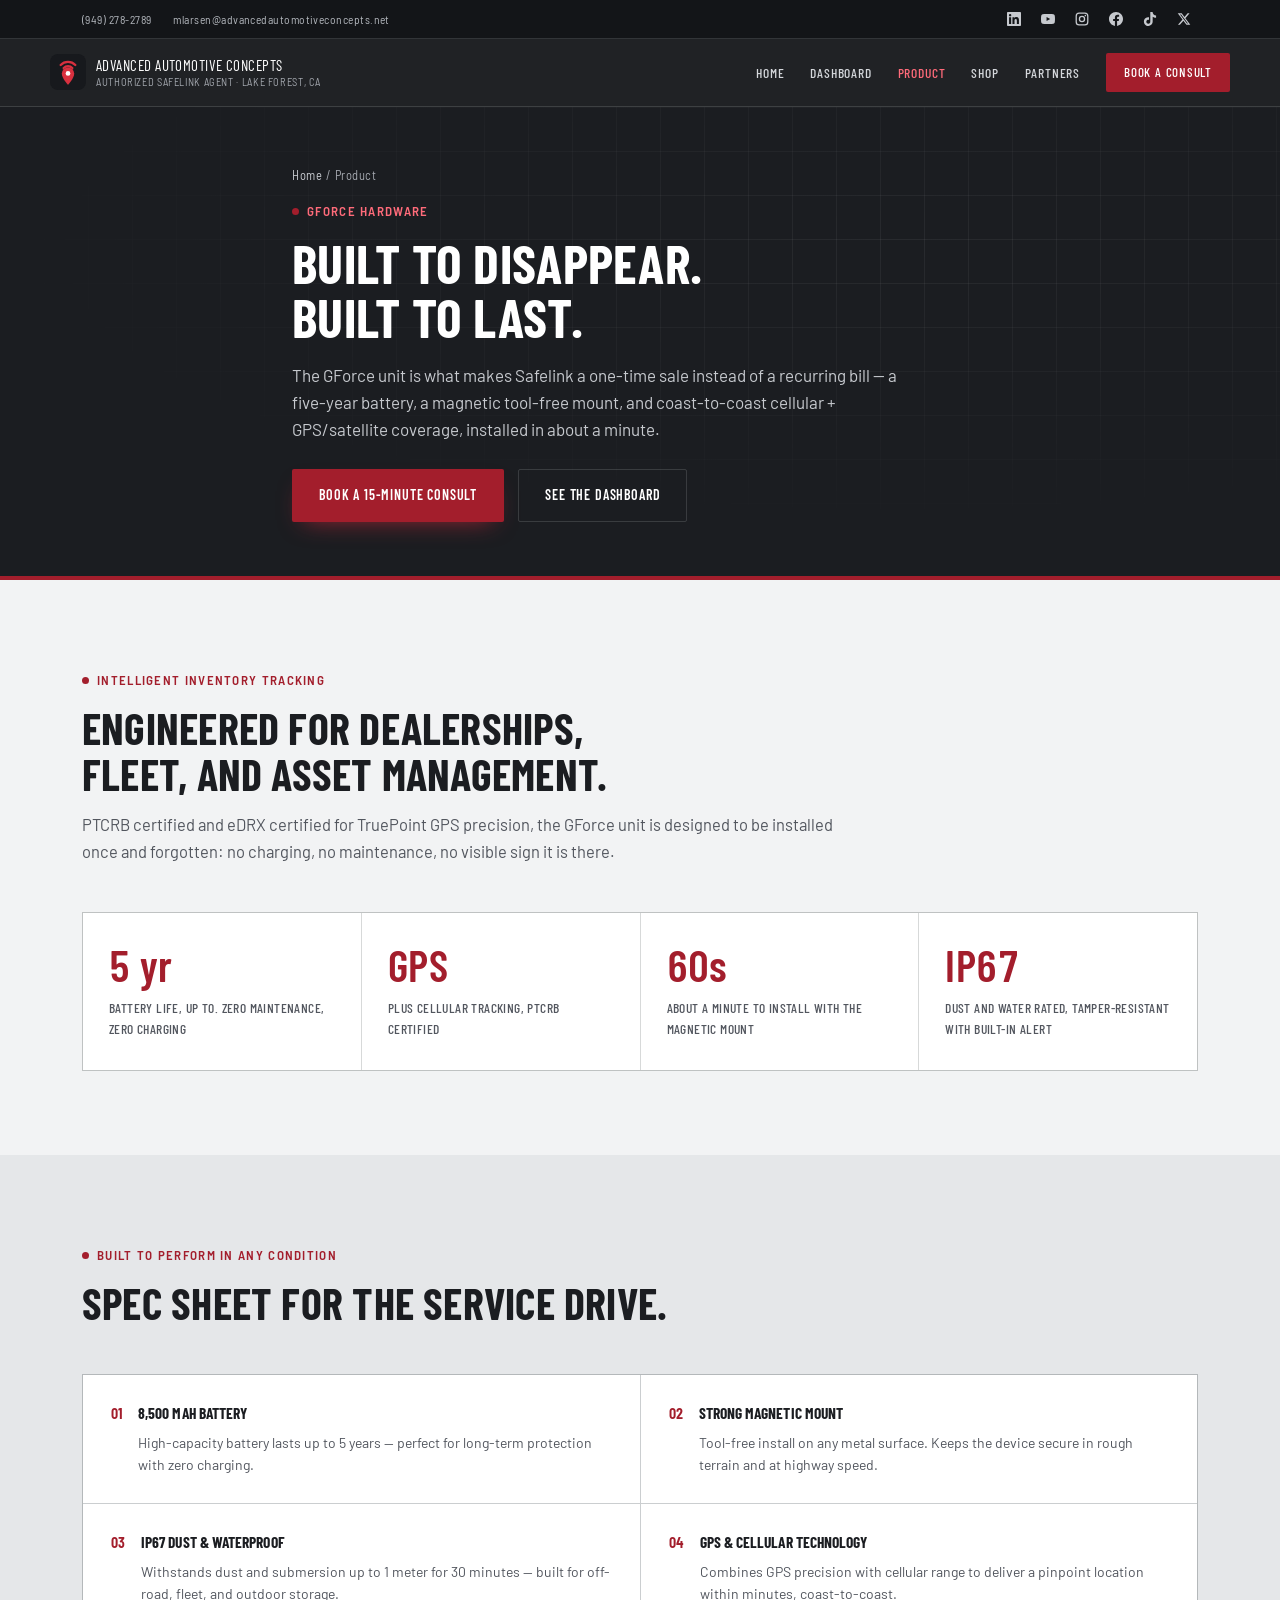
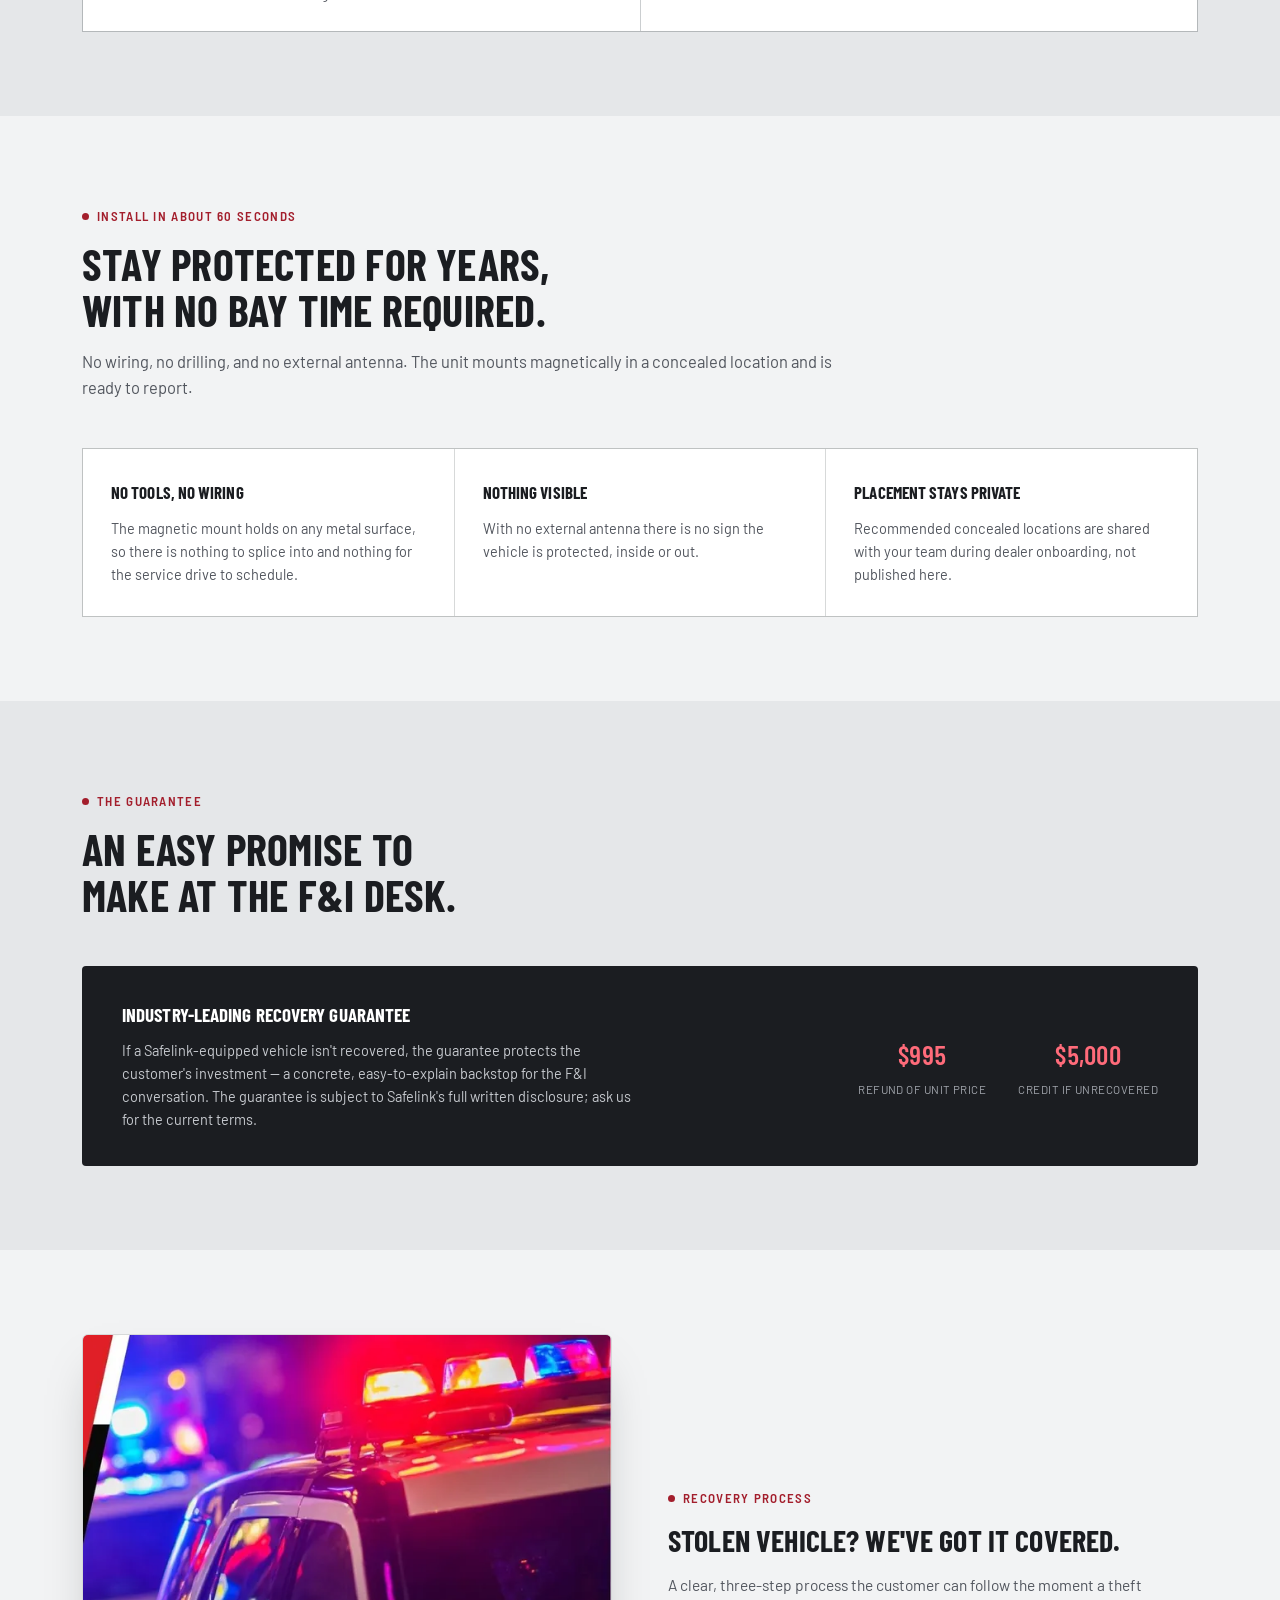
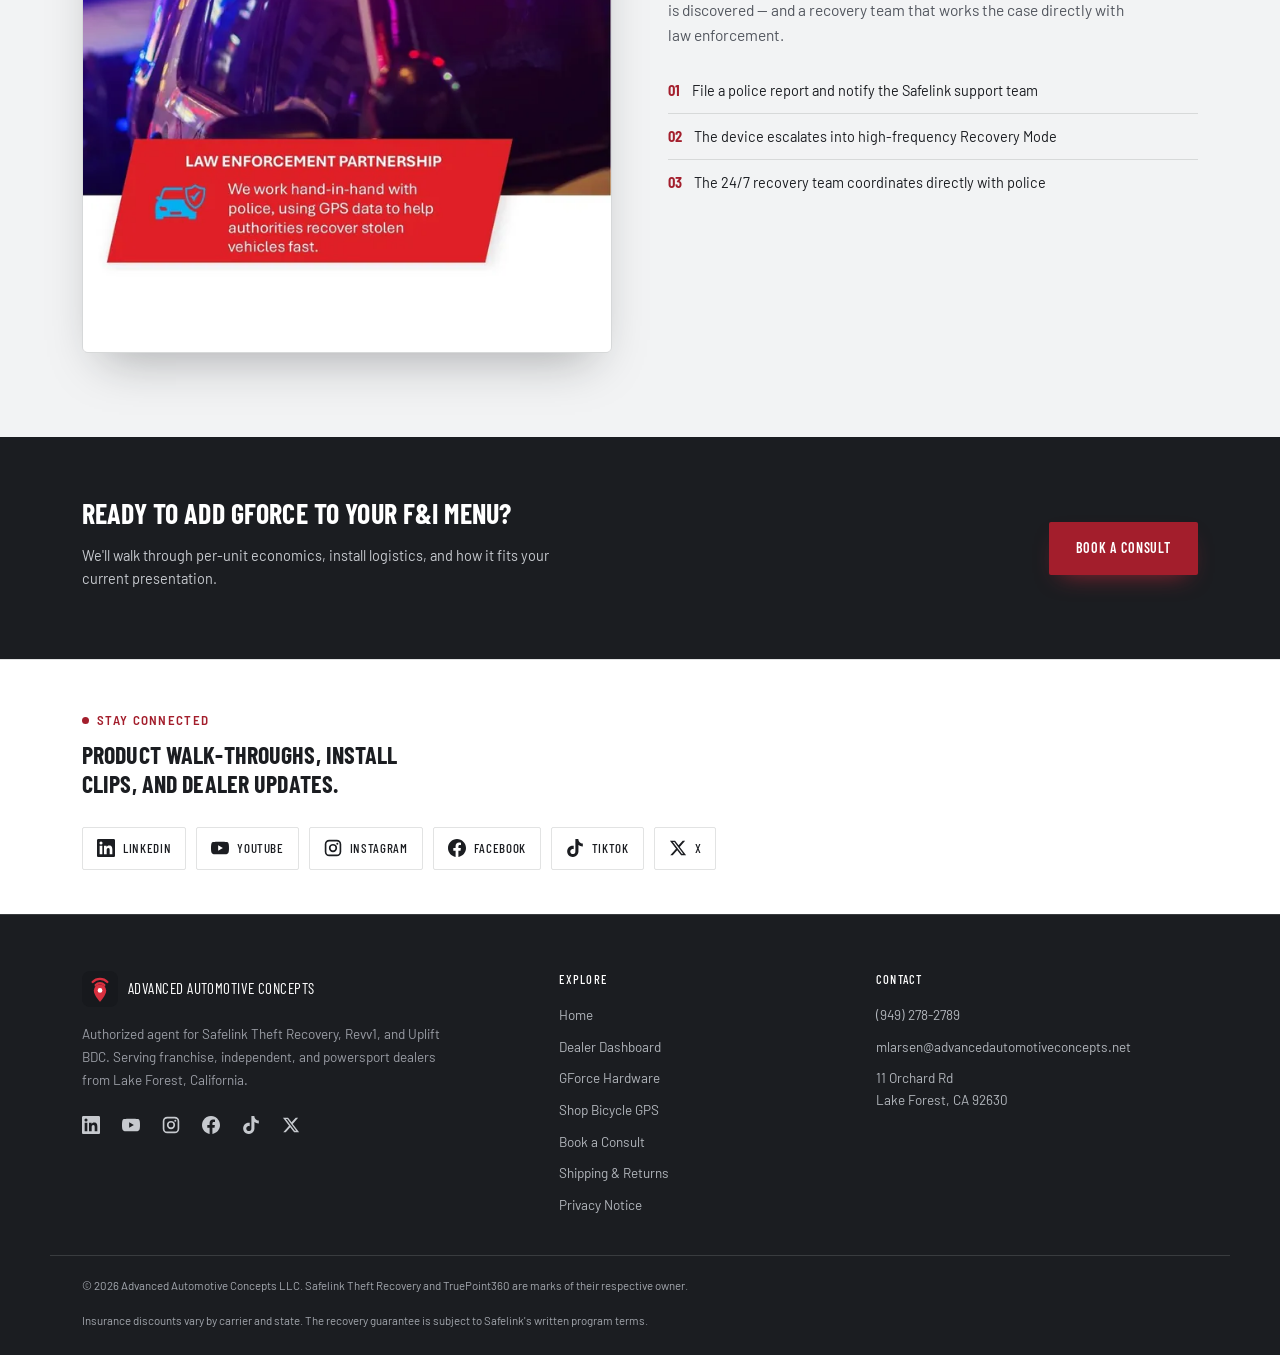
<file: product.html>
<!DOCTYPE html>
<html lang="en">
<head>
<meta charset="UTF-8">
<meta name="viewport" content="width=device-width, initial-scale=1.0">
<title>Safelink GForce Device &amp; Specs | Advanced Automotive Concepts</title>
<meta name="description" content="Safelink GForce hardware specs: 5-year battery, magnetic no-tools install, IP67 rated, cellular + GPS/satellite tracking, and the money-back recovery guarantee.">
<link rel="preconnect" href="https://fonts.googleapis.com">
<link rel="preconnect" href="https://fonts.gstatic.com" crossorigin>
<link href="https://fonts.googleapis.com/css2?family=Barlow+Condensed:wght@500;600;700&family=Barlow+Semi+Condensed:wght@500;600&family=Barlow:wght@400;500;600&display=swap" rel="stylesheet">
<link rel="stylesheet" href="assets/css/style.css">
<link rel="canonical" href="https://advancedautomotiveconcepts.net/product.html">
<link rel="icon" href="/favicon.ico" sizes="48x48">
<link rel="icon" href="/favicon.svg" type="image/svg+xml">
<link rel="apple-touch-icon" href="/apple-touch-icon.png">
<link rel="manifest" href="/site.webmanifest">
<meta name="theme-color" content="#17191D">
<meta property="og:type" content="website">
<meta property="og:site_name" content="Advanced Automotive Concepts">
<meta property="og:locale" content="en_US">
<meta property="og:title" content="Safelink GForce Device &amp; Specs | Advanced Automotive Concepts">
<meta property="og:description" content="Safelink GForce hardware specs: 5-year battery, magnetic no-tools install, IP67 rated, cellular + GPS/satellite tracking, and the money-back recovery guarantee.">
<meta property="og:url" content="https://advancedautomotiveconcepts.net/product.html">
<meta property="og:image" content="https://advancedautomotiveconcepts.net/assets/img/dash-overview.jpg">
<meta name="twitter:card" content="summary_large_image">
<meta name="twitter:site" content="@AdvAutoConcepts">
<meta name="twitter:title" content="Safelink GForce Device &amp; Specs | Advanced Automotive Concepts">
<meta name="twitter:description" content="Safelink GForce hardware specs: 5-year battery, magnetic no-tools install, IP67 rated, cellular + GPS/satellite tracking, and the money-back recovery guarantee.">
<meta name="twitter:image" content="https://advancedautomotiveconcepts.net/assets/img/dash-overview.jpg">
</head>
<body>

<a class="skip" href="#main">Skip to content</a>
<header>
  <div class="topbar">
    <div class="wrap topbar-row">
      <div class="topbar-contact">
        <a href="tel:19492782789">(949) 278-2789</a>
        <a href="mailto:mlarsen@advancedautomotiveconcepts.net">mlarsen@advancedautomotiveconcepts.net</a>
      </div>
      <div class="social-row topbar-social">
        <a href="https://www.linkedin.com/company/advancedautomotiveconcepts" target="_blank" rel="noopener" aria-label="Advanced Automotive Concepts on LinkedIn" class="soc soc-linkedin"><svg viewBox="0 0 24 24" width="18" height="18" aria-hidden="true" fill="currentColor"><path d="M20.447 20.452h-3.554v-5.569c0-1.328-.027-3.037-1.852-3.037-1.853 0-2.136 1.445-2.136 2.939v5.667H9.351V9h3.414v1.561h.046c.477-.9 1.637-1.85 3.37-1.85 3.601 0 4.267 2.37 4.267 5.455v6.286zM5.337 7.433a2.062 2.062 0 0 1-2.063-2.065 2.064 2.064 0 1 1 2.063 2.065zm1.782 13.019H3.555V9h3.564v11.452zM22.225 0H1.771C.792 0 0 .774 0 1.729v20.542C0 23.227.792 24 1.771 24h20.451C23.2 24 24 23.227 24 22.271V1.729C24 .774 23.2 0 22.222 0h.003z"/></svg></a>
        <a href="https://www.youtube.com/@AdvancedAutomotiveConcepts" target="_blank" rel="noopener" aria-label="Advanced Automotive Concepts on YouTube" class="soc soc-youtube"><svg viewBox="0 0 24 24" width="18" height="18" aria-hidden="true" fill="currentColor"><path d="M23.498 6.186a3.016 3.016 0 0 0-2.122-2.136C19.505 3.545 12 3.545 12 3.545s-7.505 0-9.377.505A3.017 3.017 0 0 0 .502 6.186C0 8.07 0 12 0 12s0 3.93.502 5.814a3.016 3.016 0 0 0 2.122 2.136c1.871.505 9.376.505 9.376.505s7.505 0 9.377-.505a3.015 3.015 0 0 0 2.122-2.136C24 15.93 24 12 24 12s0-3.93-.502-5.814zM9.545 15.568V8.432L15.818 12l-6.273 3.568z"/></svg></a>
        <a href="https://www.instagram.com/advancedautomotiveconcepts" target="_blank" rel="noopener" aria-label="Advanced Automotive Concepts on Instagram" class="soc soc-instagram"><svg viewBox="0 0 24 24" width="18" height="18" aria-hidden="true" fill="currentColor"><path fill-rule="evenodd" d="M7 1h10a6 6 0 0 1 6 6v10a6 6 0 0 1-6 6H7a6 6 0 0 1-6-6V7a6 6 0 0 1 6-6zm0 2.2A3.8 3.8 0 0 0 3.2 7v10A3.8 3.8 0 0 0 7 20.800h10a3.800 3.800 0 0 0 3.800-3.800V7A3.800 3.800 0 0 0 17 3.200H7zm5 3.300a5.500 5.500 0 1 1 0 11 5.500 5.500 0 0 1 0-11zm0 2.200a3.300 3.300 0 1 0 0 6.600 3.300 3.300 0 0 0 0-6.600zm5.750-3.850a1.350 1.350 0 1 1 0 2.700 1.350 1.350 0 0 1 0-2.700z"/></svg></a>
        <a href="https://www.facebook.com/advancedautomotiveconcepts/" target="_blank" rel="noopener" aria-label="Advanced Automotive Concepts on Facebook" class="soc soc-facebook"><svg viewBox="0 0 24 24" width="18" height="18" aria-hidden="true" fill="currentColor"><path d="M24 12.073c0-6.627-5.373-12-12-12s-12 5.373-12 12c0 5.99 4.388 10.954 10.125 11.854v-8.385H7.078v-3.47h3.047V9.43c0-3.007 1.792-4.669 4.533-4.669 1.312 0 2.686.235 2.686.235v2.953H15.83c-1.491 0-1.956.925-1.956 1.874v2.25h3.328l-.532 3.47h-2.796v8.385C19.612 23.027 24 18.062 24 12.073z"/></svg></a>
        <a href="https://www.tiktok.com/@advancedautoconcepts" target="_blank" rel="noopener" aria-label="Advanced Automotive Concepts on TikTok" class="soc soc-tiktok"><svg viewBox="0 0 24 24" width="18" height="18" aria-hidden="true" fill="currentColor"><path d="M12.525.02c1.31-.02 2.61-.01 3.91-.02.08 1.53.63 3.09 1.75 4.17 1.12 1.11 2.7 1.62 4.24 1.79v4.03c-1.44-.05-2.89-.35-4.2-.97-.57-.26-1.1-.59-1.62-.93-.01 2.92.01 5.84-.02 8.75-.08 1.4-.54 2.79-1.35 3.94-1.31 1.92-3.58 3.17-5.91 3.21-1.43.08-2.86-.31-4.08-1.03-2.02-1.19-3.44-3.37-3.65-5.71-.02-.5-.03-1-.01-1.49.18-1.9 1.12-3.72 2.58-4.96 1.66-1.44 3.98-2.13 6.15-1.72.02 1.48-.04 2.96-.04 4.44-.99-.32-2.15-.23-3.02.37-.63.41-1.11 1.04-1.36 1.75-.21.51-.15 1.07-.14 1.61.24 1.64 1.82 3.02 3.5 2.87 1.12-.01 2.19-.66 2.77-1.61.19-.33.4-.67.41-1.06.1-1.79.06-3.57.07-5.36.01-4.03-.01-8.05.02-12.07z"/></svg></a>
        <a href="https://x.com/AdvAutoConcepts" target="_blank" rel="noopener" aria-label="Advanced Automotive Concepts on X" class="soc soc-x"><svg viewBox="0 0 24 24" width="18" height="18" aria-hidden="true" fill="currentColor"><path d="M18.244 2.25h3.308l-7.227 8.26 8.502 11.24H16.17l-5.214-6.817L4.99 21.75H1.68l7.73-8.835L1.254 2.25H8.08l4.713 6.231zm-1.161 17.52h1.833L7.084 4.126H5.117z"/></svg></a>
      </div>
    </div>
  </div>
  <div class="wrap nav">
    <a href="index.html" class="brand">
      <img src="favicon.svg" alt="" width="36" height="36">
      <div class="brand-text">ADVANCED AUTOMOTIVE CONCEPTS
        <span>AUTHORIZED SAFELINK AGENT · LAKE FOREST, CA</span>
      </div>
    </a>
    <nav class="nav-links" aria-label="Primary">
      <a href="index.html">Home</a>
      <a href="platform.html">Dashboard</a>
      <a href="product.html" class="active">Product</a>
      <a href="lineup.html">Shop</a>
      <a href="index.html#partners">Partners</a>
      <a href="contact.html" class="nav-cta">Book a Consult</a>
    </nav>
    <button type="button" class="burger" id="burgerBtn" aria-label="Open menu" aria-expanded="false" aria-controls="mobileMenu">
      <span class="burger-line"></span>
      <span class="burger-line"></span>
      <span class="burger-line"></span>
    </button>
  </div>
  <nav class="mobile-menu" id="mobileMenu" aria-label="Mobile">
    <a href="index.html">Home</a>
    <a href="platform.html">Dashboard</a>
    <a href="product.html" class="active">Product</a>
    <a href="lineup.html">Shop</a>
    <a href="index.html#partners">Partners</a>
    <a href="contact.html" class="nav-cta">Book a Consult</a>
    <div class="social-row mobile-social">
      <a href="https://www.linkedin.com/company/advancedautomotiveconcepts" target="_blank" rel="noopener" aria-label="Advanced Automotive Concepts on LinkedIn" class="soc soc-linkedin"><svg viewBox="0 0 24 24" width="18" height="18" aria-hidden="true" fill="currentColor"><path d="M20.447 20.452h-3.554v-5.569c0-1.328-.027-3.037-1.852-3.037-1.853 0-2.136 1.445-2.136 2.939v5.667H9.351V9h3.414v1.561h.046c.477-.9 1.637-1.85 3.37-1.85 3.601 0 4.267 2.37 4.267 5.455v6.286zM5.337 7.433a2.062 2.062 0 0 1-2.063-2.065 2.064 2.064 0 1 1 2.063 2.065zm1.782 13.019H3.555V9h3.564v11.452zM22.225 0H1.771C.792 0 0 .774 0 1.729v20.542C0 23.227.792 24 1.771 24h20.451C23.2 24 24 23.227 24 22.271V1.729C24 .774 23.2 0 22.222 0h.003z"/></svg></a>
      <a href="https://www.youtube.com/@AdvancedAutomotiveConcepts" target="_blank" rel="noopener" aria-label="Advanced Automotive Concepts on YouTube" class="soc soc-youtube"><svg viewBox="0 0 24 24" width="18" height="18" aria-hidden="true" fill="currentColor"><path d="M23.498 6.186a3.016 3.016 0 0 0-2.122-2.136C19.505 3.545 12 3.545 12 3.545s-7.505 0-9.377.505A3.017 3.017 0 0 0 .502 6.186C0 8.07 0 12 0 12s0 3.93.502 5.814a3.016 3.016 0 0 0 2.122 2.136c1.871.505 9.376.505 9.376.505s7.505 0 9.377-.505a3.015 3.015 0 0 0 2.122-2.136C24 15.93 24 12 24 12s0-3.93-.502-5.814zM9.545 15.568V8.432L15.818 12l-6.273 3.568z"/></svg></a>
      <a href="https://www.instagram.com/advancedautomotiveconcepts" target="_blank" rel="noopener" aria-label="Advanced Automotive Concepts on Instagram" class="soc soc-instagram"><svg viewBox="0 0 24 24" width="18" height="18" aria-hidden="true" fill="currentColor"><path fill-rule="evenodd" d="M7 1h10a6 6 0 0 1 6 6v10a6 6 0 0 1-6 6H7a6 6 0 0 1-6-6V7a6 6 0 0 1 6-6zm0 2.2A3.8 3.8 0 0 0 3.2 7v10A3.8 3.8 0 0 0 7 20.800h10a3.800 3.800 0 0 0 3.800-3.800V7A3.800 3.800 0 0 0 17 3.200H7zm5 3.300a5.500 5.500 0 1 1 0 11 5.500 5.500 0 0 1 0-11zm0 2.200a3.300 3.300 0 1 0 0 6.600 3.300 3.300 0 0 0 0-6.600zm5.750-3.850a1.350 1.350 0 1 1 0 2.700 1.350 1.350 0 0 1 0-2.700z"/></svg></a>
      <a href="https://www.facebook.com/advancedautomotiveconcepts/" target="_blank" rel="noopener" aria-label="Advanced Automotive Concepts on Facebook" class="soc soc-facebook"><svg viewBox="0 0 24 24" width="18" height="18" aria-hidden="true" fill="currentColor"><path d="M24 12.073c0-6.627-5.373-12-12-12s-12 5.373-12 12c0 5.99 4.388 10.954 10.125 11.854v-8.385H7.078v-3.47h3.047V9.43c0-3.007 1.792-4.669 4.533-4.669 1.312 0 2.686.235 2.686.235v2.953H15.83c-1.491 0-1.956.925-1.956 1.874v2.25h3.328l-.532 3.47h-2.796v8.385C19.612 23.027 24 18.062 24 12.073z"/></svg></a>
      <a href="https://www.tiktok.com/@advancedautoconcepts" target="_blank" rel="noopener" aria-label="Advanced Automotive Concepts on TikTok" class="soc soc-tiktok"><svg viewBox="0 0 24 24" width="18" height="18" aria-hidden="true" fill="currentColor"><path d="M12.525.02c1.31-.02 2.61-.01 3.91-.02.08 1.53.63 3.09 1.75 4.17 1.12 1.11 2.7 1.62 4.24 1.79v4.03c-1.44-.05-2.89-.35-4.2-.97-.57-.26-1.1-.59-1.62-.93-.01 2.92.01 5.84-.02 8.75-.08 1.4-.54 2.79-1.35 3.94-1.31 1.92-3.58 3.17-5.91 3.21-1.43.08-2.86-.31-4.08-1.03-2.02-1.19-3.44-3.37-3.65-5.71-.02-.5-.03-1-.01-1.49.18-1.9 1.12-3.72 2.58-4.96 1.66-1.44 3.98-2.13 6.15-1.72.02 1.48-.04 2.96-.04 4.44-.99-.32-2.15-.23-3.02.37-.63.41-1.11 1.04-1.36 1.75-.21.51-.15 1.07-.14 1.61.24 1.64 1.82 3.02 3.5 2.87 1.12-.01 2.19-.66 2.77-1.61.19-.33.4-.67.41-1.06.1-1.79.06-3.57.07-5.36.01-4.03-.01-8.05.02-12.07z"/></svg></a>
      <a href="https://x.com/AdvAutoConcepts" target="_blank" rel="noopener" aria-label="Advanced Automotive Concepts on X" class="soc soc-x"><svg viewBox="0 0 24 24" width="18" height="18" aria-hidden="true" fill="currentColor"><path d="M18.244 2.25h3.308l-7.227 8.26 8.502 11.24H16.17l-5.214-6.817L4.99 21.75H1.68l7.73-8.835L1.254 2.25H8.08l4.713 6.231zm-1.161 17.52h1.833L7.084 4.126H5.117z"/></svg></a>
    </div>
  </nav>
</header>
<main id="main">

<section class="page-hero">
  <div class="hero-grid"></div>
  <div class="wrap page-hero-inner">
    <div class="crumbs"><a href="index.html">Home</a> / Product</div>
    <div class="coord" style="margin-top:16px;">GFORCE HARDWARE</div>
    <h1>Built to disappear. Built to last.</h1>
    <p class="lead">The GForce unit is what makes Safelink a one-time sale instead of a recurring bill — a five-year battery, a magnetic tool-free mount, and coast-to-coast cellular + GPS/satellite coverage, installed in about a minute.</p>
    <div class="hero-actions" style="margin-top:26px;">
      <a href="contact.html" class="btn btn-primary">Book a 15-Minute Consult</a>
      <a href="platform.html" class="btn btn-ghost">See the Dashboard</a>
    </div>
  </div>
</section>

<section>
  <div class="wrap">
    <div class="section-head wide">
      <div class="coord">INTELLIGENT INVENTORY TRACKING</div>
      <h2>Engineered for dealerships, fleet, and asset management.</h2>
      <p>PTCRB certified and eDRX certified for TruePoint GPS precision, the GForce unit is designed to be installed once and forgotten: no charging, no maintenance, no visible sign it is there.</p>
    </div>
    <div class="value-grid">
      <div class="value-cell"><div class="num">5 yr</div><div class="cap">Battery life, up to. Zero maintenance, zero charging</div></div>
      <div class="value-cell"><div class="num">GPS</div><div class="cap">Plus cellular tracking, PTCRB certified</div></div>
      <div class="value-cell"><div class="num">60s</div><div class="cap">About a minute to install with the magnetic mount</div></div>
      <div class="value-cell"><div class="num">IP67</div><div class="cap">Dust and water rated, tamper-resistant with built-in alert</div></div>
    </div>
  </div>
</section>

<section style="background:var(--paper-dim);">
  <div class="wrap">
    <div class="section-head">
      <div class="coord">BUILT TO PERFORM IN ANY CONDITION</div>
      <h2>Spec sheet for the service drive.</h2>
    </div>
    <div class="spec-grid">
      <div class="spec-cell">
        <span class="ic mono">01</span>
        <div>
          <h3>8,500 mAh battery</h3>
          <p>High-capacity battery lasts up to 5 years — perfect for long-term protection with zero charging.</p>
        </div>
      </div>
      <div class="spec-cell">
        <span class="ic mono">02</span>
        <div>
          <h3>Strong magnetic mount</h3>
          <p>Tool-free install on any metal surface. Keeps the device secure in rough terrain and at highway speed.</p>
        </div>
      </div>
      <div class="spec-cell">
        <span class="ic mono">03</span>
        <div>
          <h3>IP67 dust &amp; waterproof</h3>
          <p>Withstands dust and submersion up to 1 meter for 30 minutes — built for off-road, fleet, and outdoor storage.</p>
        </div>
      </div>
      <div class="spec-cell">
        <span class="ic mono">04</span>
        <div>
          <h3>GPS &amp; cellular technology</h3>
          <p>Combines GPS precision with cellular range to deliver a pinpoint location within minutes, coast-to-coast.</p>
        </div>
      </div>
    </div>
  </div>
</section>

<section>
  <div class="wrap">
    <div class="section-head wide">
      <div class="coord">INSTALL IN ABOUT 60 SECONDS</div>
      <h2>Stay protected for years, with no bay time required.</h2>
      <p>No wiring, no drilling, and no external antenna. The unit mounts magnetically in a concealed location and is ready to report.</p>
    </div>
    <div class="mode-grid">
      <div class="mode-cell">
        <h3>No tools, no wiring</h3>
        <p>The magnetic mount holds on any metal surface, so there is nothing to splice into and nothing for the service drive to schedule.</p>
      </div>
      <div class="mode-cell">
        <h3>Nothing visible</h3>
        <p>With no external antenna there is no sign the vehicle is protected, inside or out.</p>
      </div>
      <div class="mode-cell">
        <h3>Placement stays private</h3>
        <p>Recommended concealed locations are shared with your team during dealer onboarding, not published here.</p>
      </div>
    </div>
  </div>
</section>

<section style="background:var(--paper-dim);">
  <div class="wrap">
    <div class="section-head">
      <div class="coord">THE GUARANTEE</div>
      <h2>An easy promise to make at the F&amp;I desk.</h2>
    </div>
    <div class="guarantee">
      <div>
        <h3>Industry-leading recovery guarantee</h3>
        <p>If a Safelink-equipped vehicle isn't recovered, the guarantee protects the customer's investment — a concrete, easy-to-explain backstop for the F&amp;I conversation. The guarantee is subject to Safelink's full written disclosure; ask us for the current terms.</p>
      </div>
      <div class="figs">
        <div class="f"><div class="n">$995</div><div class="l">Refund of unit price</div></div>
        <div class="f"><div class="n">$5,000</div><div class="l">Credit if unrecovered</div></div>
      </div>
    </div>
  </div>
</section>

<section>
  <div class="wrap">
    <div class="split">
      <div class="split-media">
        <img loading="lazy" decoding="async" width="900" height="1053" srcset="assets/img/police-recovery-640.webp 640w, assets/img/police-recovery-900.webp 900w" sizes="(max-width: 900px) 92vw, 560px" class="shot" src="assets/img/police-recovery-900.webp" alt="Emergency vehicle lights representing law enforcement coordination during a recovery">
      </div>
      <div class="split-copy">
        <div class="coord">RECOVERY PROCESS</div>
        <h3>Stolen vehicle? We've got it covered.</h3>
        <p class="desc">A clear, three-step process the customer can follow the moment a theft is discovered — and a recovery team that works the case directly with law enforcement.</p>
        <ul class="feature-list">
          <li><span class="mark">01</span> File a police report and notify the Safelink support team</li>
          <li><span class="mark">02</span> The device escalates into high-frequency Recovery Mode</li>
          <li><span class="mark">03</span> The 24/7 recovery team coordinates directly with police</li>
        </ul>
      </div>
    </div>
  </div>
</section>

<section class="mini-cta">
  <div class="wrap">
    <div>
      <h3>Ready to add GForce to your F&amp;I menu?</h3>
      <p>We'll walk through per-unit economics, install logistics, and how it fits your current presentation.</p>
    </div>
    <a href="contact.html" class="btn btn-primary">Book a Consult</a>
  </div>
</section>

<section class="follow-strip" aria-label="Follow Advanced Automotive Concepts">
  <div class="wrap follow-row">
    <div>
      <div class="coord">STAY CONNECTED</div>
      <h2 class="follow-h">Product walk-throughs, install clips, and dealer updates.</h2>
    </div>
    <div class="social-row follow-social">
      <a href="https://www.linkedin.com/company/advancedautomotiveconcepts" target="_blank" rel="noopener" aria-label="Advanced Automotive Concepts on LinkedIn" class="soc soc-linkedin"><svg viewBox="0 0 24 24" width="18" height="18" aria-hidden="true" fill="currentColor"><path d="M20.447 20.452h-3.554v-5.569c0-1.328-.027-3.037-1.852-3.037-1.853 0-2.136 1.445-2.136 2.939v5.667H9.351V9h3.414v1.561h.046c.477-.9 1.637-1.85 3.37-1.85 3.601 0 4.267 2.37 4.267 5.455v6.286zM5.337 7.433a2.062 2.062 0 0 1-2.063-2.065 2.064 2.064 0 1 1 2.063 2.065zm1.782 13.019H3.555V9h3.564v11.452zM22.225 0H1.771C.792 0 0 .774 0 1.729v20.542C0 23.227.792 24 1.771 24h20.451C23.2 24 24 23.227 24 22.271V1.729C24 .774 23.2 0 22.222 0h.003z"/></svg><span>LinkedIn</span></a>
      <a href="https://www.youtube.com/@AdvancedAutomotiveConcepts" target="_blank" rel="noopener" aria-label="Advanced Automotive Concepts on YouTube" class="soc soc-youtube"><svg viewBox="0 0 24 24" width="18" height="18" aria-hidden="true" fill="currentColor"><path d="M23.498 6.186a3.016 3.016 0 0 0-2.122-2.136C19.505 3.545 12 3.545 12 3.545s-7.505 0-9.377.505A3.017 3.017 0 0 0 .502 6.186C0 8.07 0 12 0 12s0 3.93.502 5.814a3.016 3.016 0 0 0 2.122 2.136c1.871.505 9.376.505 9.376.505s7.505 0 9.377-.505a3.015 3.015 0 0 0 2.122-2.136C24 15.93 24 12 24 12s0-3.93-.502-5.814zM9.545 15.568V8.432L15.818 12l-6.273 3.568z"/></svg><span>YouTube</span></a>
      <a href="https://www.instagram.com/advancedautomotiveconcepts" target="_blank" rel="noopener" aria-label="Advanced Automotive Concepts on Instagram" class="soc soc-instagram"><svg viewBox="0 0 24 24" width="18" height="18" aria-hidden="true" fill="currentColor"><path fill-rule="evenodd" d="M7 1h10a6 6 0 0 1 6 6v10a6 6 0 0 1-6 6H7a6 6 0 0 1-6-6V7a6 6 0 0 1 6-6zm0 2.2A3.8 3.8 0 0 0 3.2 7v10A3.8 3.8 0 0 0 7 20.800h10a3.800 3.800 0 0 0 3.800-3.800V7A3.800 3.800 0 0 0 17 3.200H7zm5 3.300a5.500 5.500 0 1 1 0 11 5.500 5.500 0 0 1 0-11zm0 2.200a3.300 3.300 0 1 0 0 6.600 3.300 3.300 0 0 0 0-6.600zm5.750-3.850a1.350 1.350 0 1 1 0 2.700 1.350 1.350 0 0 1 0-2.700z"/></svg><span>Instagram</span></a>
      <a href="https://www.facebook.com/advancedautomotiveconcepts/" target="_blank" rel="noopener" aria-label="Advanced Automotive Concepts on Facebook" class="soc soc-facebook"><svg viewBox="0 0 24 24" width="18" height="18" aria-hidden="true" fill="currentColor"><path d="M24 12.073c0-6.627-5.373-12-12-12s-12 5.373-12 12c0 5.99 4.388 10.954 10.125 11.854v-8.385H7.078v-3.47h3.047V9.43c0-3.007 1.792-4.669 4.533-4.669 1.312 0 2.686.235 2.686.235v2.953H15.83c-1.491 0-1.956.925-1.956 1.874v2.25h3.328l-.532 3.47h-2.796v8.385C19.612 23.027 24 18.062 24 12.073z"/></svg><span>Facebook</span></a>
      <a href="https://www.tiktok.com/@advancedautoconcepts" target="_blank" rel="noopener" aria-label="Advanced Automotive Concepts on TikTok" class="soc soc-tiktok"><svg viewBox="0 0 24 24" width="18" height="18" aria-hidden="true" fill="currentColor"><path d="M12.525.02c1.31-.02 2.61-.01 3.91-.02.08 1.53.63 3.09 1.75 4.17 1.12 1.11 2.7 1.62 4.24 1.79v4.03c-1.44-.05-2.89-.35-4.2-.97-.57-.26-1.1-.59-1.62-.93-.01 2.92.01 5.84-.02 8.75-.08 1.4-.54 2.79-1.35 3.94-1.31 1.92-3.58 3.17-5.91 3.21-1.43.08-2.86-.31-4.08-1.03-2.02-1.19-3.44-3.37-3.65-5.71-.02-.5-.03-1-.01-1.49.18-1.9 1.12-3.72 2.58-4.96 1.66-1.44 3.98-2.13 6.15-1.72.02 1.48-.04 2.96-.04 4.44-.99-.32-2.15-.23-3.02.37-.63.41-1.11 1.04-1.36 1.75-.21.51-.15 1.07-.14 1.61.24 1.64 1.82 3.02 3.5 2.87 1.12-.01 2.19-.66 2.77-1.61.19-.33.4-.67.41-1.06.1-1.79.06-3.57.07-5.36.01-4.03-.01-8.05.02-12.07z"/></svg><span>TikTok</span></a>
      <a href="https://x.com/AdvAutoConcepts" target="_blank" rel="noopener" aria-label="Advanced Automotive Concepts on X" class="soc soc-x"><svg viewBox="0 0 24 24" width="18" height="18" aria-hidden="true" fill="currentColor"><path d="M18.244 2.25h3.308l-7.227 8.26 8.502 11.24H16.17l-5.214-6.817L4.99 21.75H1.68l7.73-8.835L1.254 2.25H8.08l4.713 6.231zm-1.161 17.52h1.833L7.084 4.126H5.117z"/></svg><span>X</span></a>
    </div>
  </div>
</section>
</main>

<footer>
  <div class="wrap foot-grid">
    <div class="foot-brand">
      <a href="index.html" class="brand">
        <img src="favicon.svg" alt="" width="36" height="36">
        <div class="brand-text">ADVANCED AUTOMOTIVE CONCEPTS</div>
      </a>
      <p>Authorized agent for Safelink Theft Recovery, Revv1, and Uplift BDC. Serving franchise, independent, and powersport dealers from Lake Forest, California.</p>
      <div class="social-row foot-social">
        <a href="https://www.linkedin.com/company/advancedautomotiveconcepts" target="_blank" rel="noopener" aria-label="Advanced Automotive Concepts on LinkedIn" class="soc soc-linkedin"><svg viewBox="0 0 24 24" width="18" height="18" aria-hidden="true" fill="currentColor"><path d="M20.447 20.452h-3.554v-5.569c0-1.328-.027-3.037-1.852-3.037-1.853 0-2.136 1.445-2.136 2.939v5.667H9.351V9h3.414v1.561h.046c.477-.9 1.637-1.85 3.37-1.85 3.601 0 4.267 2.37 4.267 5.455v6.286zM5.337 7.433a2.062 2.062 0 0 1-2.063-2.065 2.064 2.064 0 1 1 2.063 2.065zm1.782 13.019H3.555V9h3.564v11.452zM22.225 0H1.771C.792 0 0 .774 0 1.729v20.542C0 23.227.792 24 1.771 24h20.451C23.2 24 24 23.227 24 22.271V1.729C24 .774 23.2 0 22.222 0h.003z"/></svg></a>
        <a href="https://www.youtube.com/@AdvancedAutomotiveConcepts" target="_blank" rel="noopener" aria-label="Advanced Automotive Concepts on YouTube" class="soc soc-youtube"><svg viewBox="0 0 24 24" width="18" height="18" aria-hidden="true" fill="currentColor"><path d="M23.498 6.186a3.016 3.016 0 0 0-2.122-2.136C19.505 3.545 12 3.545 12 3.545s-7.505 0-9.377.505A3.017 3.017 0 0 0 .502 6.186C0 8.07 0 12 0 12s0 3.93.502 5.814a3.016 3.016 0 0 0 2.122 2.136c1.871.505 9.376.505 9.376.505s7.505 0 9.377-.505a3.015 3.015 0 0 0 2.122-2.136C24 15.93 24 12 24 12s0-3.93-.502-5.814zM9.545 15.568V8.432L15.818 12l-6.273 3.568z"/></svg></a>
        <a href="https://www.instagram.com/advancedautomotiveconcepts" target="_blank" rel="noopener" aria-label="Advanced Automotive Concepts on Instagram" class="soc soc-instagram"><svg viewBox="0 0 24 24" width="18" height="18" aria-hidden="true" fill="currentColor"><path fill-rule="evenodd" d="M7 1h10a6 6 0 0 1 6 6v10a6 6 0 0 1-6 6H7a6 6 0 0 1-6-6V7a6 6 0 0 1 6-6zm0 2.2A3.8 3.8 0 0 0 3.2 7v10A3.8 3.8 0 0 0 7 20.800h10a3.800 3.800 0 0 0 3.800-3.800V7A3.800 3.800 0 0 0 17 3.200H7zm5 3.300a5.500 5.500 0 1 1 0 11 5.500 5.500 0 0 1 0-11zm0 2.200a3.300 3.300 0 1 0 0 6.600 3.300 3.300 0 0 0 0-6.600zm5.750-3.850a1.350 1.350 0 1 1 0 2.700 1.350 1.350 0 0 1 0-2.700z"/></svg></a>
        <a href="https://www.facebook.com/advancedautomotiveconcepts/" target="_blank" rel="noopener" aria-label="Advanced Automotive Concepts on Facebook" class="soc soc-facebook"><svg viewBox="0 0 24 24" width="18" height="18" aria-hidden="true" fill="currentColor"><path d="M24 12.073c0-6.627-5.373-12-12-12s-12 5.373-12 12c0 5.99 4.388 10.954 10.125 11.854v-8.385H7.078v-3.47h3.047V9.43c0-3.007 1.792-4.669 4.533-4.669 1.312 0 2.686.235 2.686.235v2.953H15.83c-1.491 0-1.956.925-1.956 1.874v2.25h3.328l-.532 3.47h-2.796v8.385C19.612 23.027 24 18.062 24 12.073z"/></svg></a>
        <a href="https://www.tiktok.com/@advancedautoconcepts" target="_blank" rel="noopener" aria-label="Advanced Automotive Concepts on TikTok" class="soc soc-tiktok"><svg viewBox="0 0 24 24" width="18" height="18" aria-hidden="true" fill="currentColor"><path d="M12.525.02c1.31-.02 2.61-.01 3.91-.02.08 1.53.63 3.09 1.75 4.17 1.12 1.11 2.7 1.62 4.24 1.79v4.03c-1.44-.05-2.89-.35-4.2-.97-.57-.26-1.1-.59-1.62-.93-.01 2.92.01 5.84-.02 8.75-.08 1.4-.54 2.79-1.35 3.94-1.31 1.92-3.58 3.17-5.91 3.21-1.43.08-2.86-.31-4.08-1.03-2.02-1.19-3.44-3.37-3.65-5.71-.02-.5-.03-1-.01-1.49.18-1.9 1.12-3.72 2.58-4.96 1.66-1.44 3.98-2.13 6.15-1.72.02 1.48-.04 2.96-.04 4.44-.99-.32-2.15-.23-3.02.37-.63.41-1.11 1.04-1.36 1.75-.21.51-.15 1.07-.14 1.61.24 1.64 1.82 3.02 3.5 2.87 1.12-.01 2.19-.66 2.77-1.61.19-.33.4-.67.41-1.06.1-1.79.06-3.57.07-5.36.01-4.03-.01-8.05.02-12.07z"/></svg></a>
        <a href="https://x.com/AdvAutoConcepts" target="_blank" rel="noopener" aria-label="Advanced Automotive Concepts on X" class="soc soc-x"><svg viewBox="0 0 24 24" width="18" height="18" aria-hidden="true" fill="currentColor"><path d="M18.244 2.25h3.308l-7.227 8.26 8.502 11.24H16.17l-5.214-6.817L4.99 21.75H1.68l7.73-8.835L1.254 2.25H8.08l4.713 6.231zm-1.161 17.52h1.833L7.084 4.126H5.117z"/></svg></a>
      </div>
    </div>
    <div class="foot-col">
      <h2 class="foot-h">Explore</h2>
      <a href="index.html">Home</a>
      <a href="platform.html">Dealer Dashboard</a>
      <a href="product.html">GForce Hardware</a>
      <a href="bicycle-gps.html">Shop Bicycle GPS</a>
      <a href="contact.html">Book a Consult</a>
      <a href="shipping-returns.html">Shipping &amp; Returns</a>
      <a href="privacy.html">Privacy Notice</a>
    </div>
    <div class="foot-col">
      <h2 class="foot-h">Contact</h2>
      <a href="tel:19492782789">(949) 278-2789</a>
      <a href="mailto:mlarsen@advancedautomotiveconcepts.net">mlarsen@advancedautomotiveconcepts.net</a>
      <span>11 Orchard Rd<br>Lake Forest, CA 92630</span>
    </div>
  </div>
  <div class="wrap foot-base">
    <div>© <span id="year"></span> Advanced Automotive Concepts LLC. Safelink Theft Recovery and TruePoint360 are marks of their respective owner.</div>
    <div>Insurance discounts vary by carrier and state. The recovery guarantee is subject to Safelink's written program terms.</div>
  </div>
</footer>

<script src="assets/js/main.js"></script>
</body>
</html>
</file>
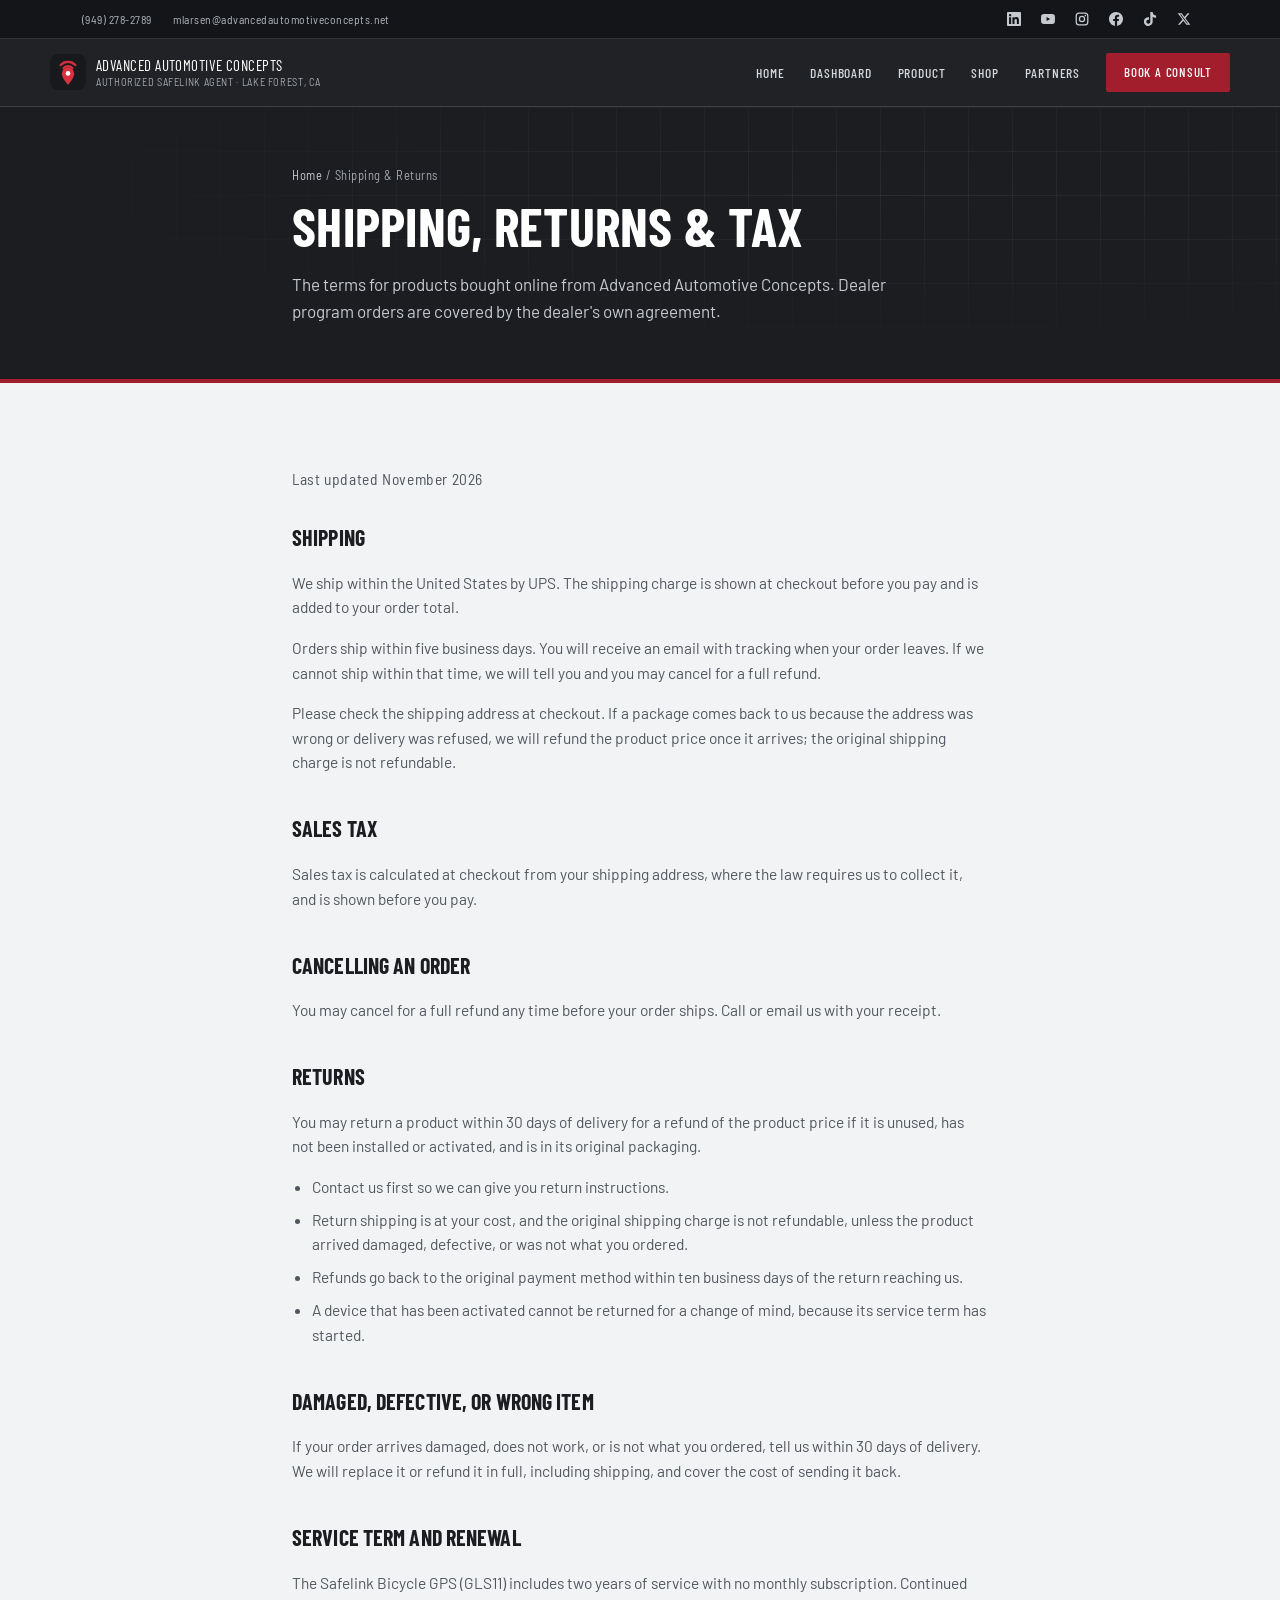
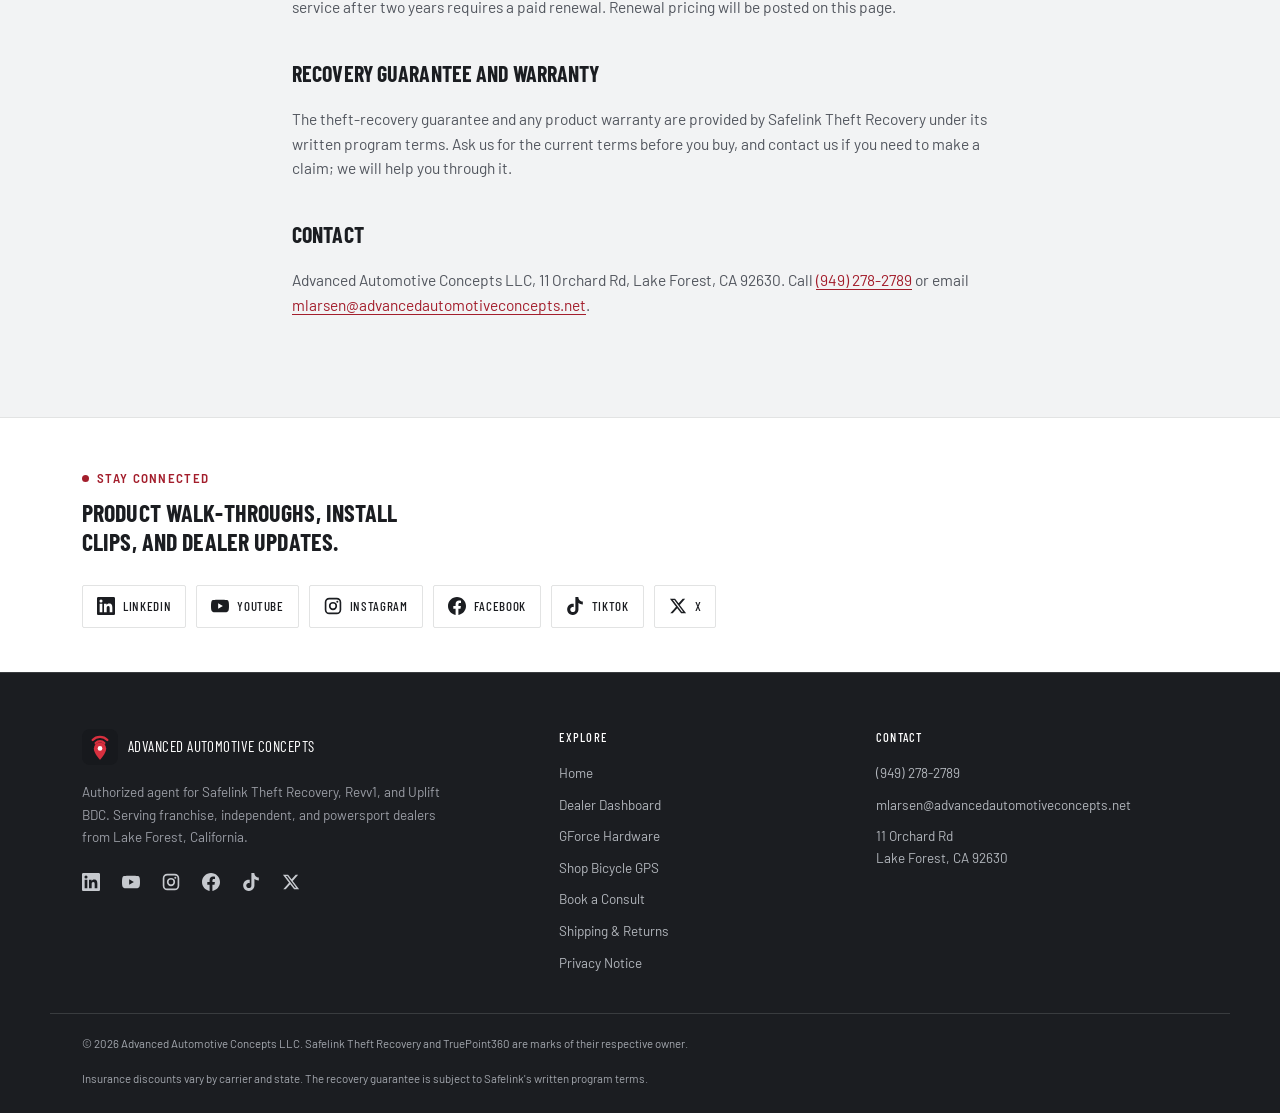
<file: shipping-returns.html>
<!DOCTYPE html>
<html lang="en">
<head>
<meta charset="UTF-8">
<meta name="viewport" content="width=device-width, initial-scale=1.0">
<title>Shipping, Returns &amp; Tax | Advanced Automotive Concepts</title>
<meta name="description" content="Shipping, sales tax, returns, and refunds for online orders from Advanced Automotive Concepts.">
<link rel="preconnect" href="https://fonts.googleapis.com">
<link rel="preconnect" href="https://fonts.gstatic.com" crossorigin>
<link href="https://fonts.googleapis.com/css2?family=Barlow+Condensed:wght@500;600;700&family=Barlow+Semi+Condensed:wght@500;600&family=Barlow:wght@400;500;600&display=swap" rel="stylesheet">
<link rel="stylesheet" href="assets/css/style.css">
<link rel="canonical" href="https://advancedautomotiveconcepts.net/shipping-returns.html">
<link rel="icon" href="/favicon.ico" sizes="48x48">
<link rel="icon" href="/favicon.svg" type="image/svg+xml">
<link rel="apple-touch-icon" href="/apple-touch-icon.png">
<link rel="manifest" href="/site.webmanifest">
<meta name="theme-color" content="#17191D">
<meta property="og:type" content="website">
<meta property="og:site_name" content="Advanced Automotive Concepts">
<meta property="og:locale" content="en_US">
<meta property="og:title" content="Shipping, Returns &amp; Tax | Advanced Automotive Concepts">
<meta property="og:description" content="Shipping, sales tax, returns, and refunds for online orders from Advanced Automotive Concepts.">
<meta property="og:url" content="https://advancedautomotiveconcepts.net/shipping-returns.html">
<meta property="og:image" content="https://advancedautomotiveconcepts.net/assets/img/dash-overview.jpg">
<meta name="twitter:card" content="summary_large_image">
<meta name="twitter:site" content="@AdvAutoConcepts">
<meta name="twitter:title" content="Shipping, Returns &amp; Tax | Advanced Automotive Concepts">
<meta name="twitter:description" content="Shipping, sales tax, returns, and refunds for online orders from Advanced Automotive Concepts.">
<meta name="twitter:image" content="https://advancedautomotiveconcepts.net/assets/img/dash-overview.jpg">
</head>
<body>

<a class="skip" href="#main">Skip to content</a>
<header>
  <div class="topbar">
    <div class="wrap topbar-row">
      <div class="topbar-contact">
        <a href="tel:19492782789">(949) 278-2789</a>
        <a href="mailto:mlarsen@advancedautomotiveconcepts.net">mlarsen@advancedautomotiveconcepts.net</a>
      </div>
      <div class="social-row topbar-social">
        <a href="https://www.linkedin.com/company/advancedautomotiveconcepts" target="_blank" rel="noopener" aria-label="Advanced Automotive Concepts on LinkedIn" class="soc soc-linkedin"><svg viewBox="0 0 24 24" width="18" height="18" aria-hidden="true" fill="currentColor"><path d="M20.447 20.452h-3.554v-5.569c0-1.328-.027-3.037-1.852-3.037-1.853 0-2.136 1.445-2.136 2.939v5.667H9.351V9h3.414v1.561h.046c.477-.9 1.637-1.85 3.37-1.85 3.601 0 4.267 2.37 4.267 5.455v6.286zM5.337 7.433a2.062 2.062 0 0 1-2.063-2.065 2.064 2.064 0 1 1 2.063 2.065zm1.782 13.019H3.555V9h3.564v11.452zM22.225 0H1.771C.792 0 0 .774 0 1.729v20.542C0 23.227.792 24 1.771 24h20.451C23.2 24 24 23.227 24 22.271V1.729C24 .774 23.2 0 22.222 0h.003z"/></svg></a>
        <a href="https://www.youtube.com/@AdvancedAutomotiveConcepts" target="_blank" rel="noopener" aria-label="Advanced Automotive Concepts on YouTube" class="soc soc-youtube"><svg viewBox="0 0 24 24" width="18" height="18" aria-hidden="true" fill="currentColor"><path d="M23.498 6.186a3.016 3.016 0 0 0-2.122-2.136C19.505 3.545 12 3.545 12 3.545s-7.505 0-9.377.505A3.017 3.017 0 0 0 .502 6.186C0 8.07 0 12 0 12s0 3.93.502 5.814a3.016 3.016 0 0 0 2.122 2.136c1.871.505 9.376.505 9.376.505s7.505 0 9.377-.505a3.015 3.015 0 0 0 2.122-2.136C24 15.93 24 12 24 12s0-3.93-.502-5.814zM9.545 15.568V8.432L15.818 12l-6.273 3.568z"/></svg></a>
        <a href="https://www.instagram.com/advancedautomotiveconcepts" target="_blank" rel="noopener" aria-label="Advanced Automotive Concepts on Instagram" class="soc soc-instagram"><svg viewBox="0 0 24 24" width="18" height="18" aria-hidden="true" fill="currentColor"><path fill-rule="evenodd" d="M7 1h10a6 6 0 0 1 6 6v10a6 6 0 0 1-6 6H7a6 6 0 0 1-6-6V7a6 6 0 0 1 6-6zm0 2.2A3.8 3.8 0 0 0 3.2 7v10A3.8 3.8 0 0 0 7 20.800h10a3.800 3.800 0 0 0 3.800-3.800V7A3.800 3.800 0 0 0 17 3.200H7zm5 3.300a5.500 5.500 0 1 1 0 11 5.500 5.500 0 0 1 0-11zm0 2.200a3.300 3.300 0 1 0 0 6.600 3.300 3.300 0 0 0 0-6.600zm5.750-3.850a1.350 1.350 0 1 1 0 2.700 1.350 1.350 0 0 1 0-2.700z"/></svg></a>
        <a href="https://www.facebook.com/advancedautomotiveconcepts/" target="_blank" rel="noopener" aria-label="Advanced Automotive Concepts on Facebook" class="soc soc-facebook"><svg viewBox="0 0 24 24" width="18" height="18" aria-hidden="true" fill="currentColor"><path d="M24 12.073c0-6.627-5.373-12-12-12s-12 5.373-12 12c0 5.99 4.388 10.954 10.125 11.854v-8.385H7.078v-3.47h3.047V9.43c0-3.007 1.792-4.669 4.533-4.669 1.312 0 2.686.235 2.686.235v2.953H15.83c-1.491 0-1.956.925-1.956 1.874v2.25h3.328l-.532 3.47h-2.796v8.385C19.612 23.027 24 18.062 24 12.073z"/></svg></a>
        <a href="https://www.tiktok.com/@advancedautoconcepts" target="_blank" rel="noopener" aria-label="Advanced Automotive Concepts on TikTok" class="soc soc-tiktok"><svg viewBox="0 0 24 24" width="18" height="18" aria-hidden="true" fill="currentColor"><path d="M12.525.02c1.31-.02 2.61-.01 3.91-.02.08 1.53.63 3.09 1.75 4.17 1.12 1.11 2.7 1.62 4.24 1.79v4.03c-1.44-.05-2.89-.35-4.2-.97-.57-.26-1.1-.59-1.62-.93-.01 2.92.01 5.84-.02 8.75-.08 1.4-.54 2.79-1.35 3.94-1.31 1.92-3.58 3.17-5.91 3.21-1.43.08-2.86-.31-4.08-1.03-2.02-1.19-3.44-3.37-3.65-5.71-.02-.5-.03-1-.01-1.49.18-1.9 1.12-3.72 2.58-4.96 1.66-1.44 3.98-2.13 6.15-1.72.02 1.48-.04 2.96-.04 4.44-.99-.32-2.15-.23-3.02.37-.63.41-1.11 1.04-1.36 1.75-.21.51-.15 1.07-.14 1.61.24 1.64 1.82 3.02 3.5 2.87 1.12-.01 2.19-.66 2.77-1.61.19-.33.4-.67.41-1.06.1-1.79.06-3.57.07-5.36.01-4.03-.01-8.05.02-12.07z"/></svg></a>
        <a href="https://x.com/AdvAutoConcepts" target="_blank" rel="noopener" aria-label="Advanced Automotive Concepts on X" class="soc soc-x"><svg viewBox="0 0 24 24" width="18" height="18" aria-hidden="true" fill="currentColor"><path d="M18.244 2.25h3.308l-7.227 8.26 8.502 11.24H16.17l-5.214-6.817L4.99 21.75H1.68l7.73-8.835L1.254 2.25H8.08l4.713 6.231zm-1.161 17.52h1.833L7.084 4.126H5.117z"/></svg></a>
      </div>
    </div>
  </div>
  <div class="wrap nav">
    <a href="index.html" class="brand">
      <img src="favicon.svg" alt="" width="36" height="36">
      <div class="brand-text">ADVANCED AUTOMOTIVE CONCEPTS
        <span>AUTHORIZED SAFELINK AGENT · LAKE FOREST, CA</span>
      </div>
    </a>
    <nav class="nav-links" aria-label="Primary">
      <a href="index.html">Home</a>
      <a href="platform.html">Dashboard</a>
      <a href="product.html">Product</a>
      <a href="lineup.html">Shop</a>
      <a href="index.html#partners">Partners</a>
      <a href="contact.html" class="nav-cta">Book a Consult</a>
    </nav>
    <button type="button" class="burger" id="burgerBtn" aria-label="Open menu" aria-expanded="false" aria-controls="mobileMenu">
      <span class="burger-line"></span>
      <span class="burger-line"></span>
      <span class="burger-line"></span>
    </button>
  </div>
  <nav class="mobile-menu" id="mobileMenu" aria-label="Mobile">
    <a href="index.html">Home</a>
    <a href="platform.html">Dashboard</a>
    <a href="product.html">Product</a>
    <a href="lineup.html">Shop</a>
    <a href="index.html#partners">Partners</a>
    <a href="contact.html" class="nav-cta">Book a Consult</a>
    <div class="social-row mobile-social">
      <a href="https://www.linkedin.com/company/advancedautomotiveconcepts" target="_blank" rel="noopener" aria-label="Advanced Automotive Concepts on LinkedIn" class="soc soc-linkedin"><svg viewBox="0 0 24 24" width="18" height="18" aria-hidden="true" fill="currentColor"><path d="M20.447 20.452h-3.554v-5.569c0-1.328-.027-3.037-1.852-3.037-1.853 0-2.136 1.445-2.136 2.939v5.667H9.351V9h3.414v1.561h.046c.477-.9 1.637-1.85 3.37-1.85 3.601 0 4.267 2.37 4.267 5.455v6.286zM5.337 7.433a2.062 2.062 0 0 1-2.063-2.065 2.064 2.064 0 1 1 2.063 2.065zm1.782 13.019H3.555V9h3.564v11.452zM22.225 0H1.771C.792 0 0 .774 0 1.729v20.542C0 23.227.792 24 1.771 24h20.451C23.2 24 24 23.227 24 22.271V1.729C24 .774 23.2 0 22.222 0h.003z"/></svg></a>
      <a href="https://www.youtube.com/@AdvancedAutomotiveConcepts" target="_blank" rel="noopener" aria-label="Advanced Automotive Concepts on YouTube" class="soc soc-youtube"><svg viewBox="0 0 24 24" width="18" height="18" aria-hidden="true" fill="currentColor"><path d="M23.498 6.186a3.016 3.016 0 0 0-2.122-2.136C19.505 3.545 12 3.545 12 3.545s-7.505 0-9.377.505A3.017 3.017 0 0 0 .502 6.186C0 8.07 0 12 0 12s0 3.93.502 5.814a3.016 3.016 0 0 0 2.122 2.136c1.871.505 9.376.505 9.376.505s7.505 0 9.377-.505a3.015 3.015 0 0 0 2.122-2.136C24 15.93 24 12 24 12s0-3.93-.502-5.814zM9.545 15.568V8.432L15.818 12l-6.273 3.568z"/></svg></a>
      <a href="https://www.instagram.com/advancedautomotiveconcepts" target="_blank" rel="noopener" aria-label="Advanced Automotive Concepts on Instagram" class="soc soc-instagram"><svg viewBox="0 0 24 24" width="18" height="18" aria-hidden="true" fill="currentColor"><path fill-rule="evenodd" d="M7 1h10a6 6 0 0 1 6 6v10a6 6 0 0 1-6 6H7a6 6 0 0 1-6-6V7a6 6 0 0 1 6-6zm0 2.2A3.8 3.8 0 0 0 3.2 7v10A3.8 3.8 0 0 0 7 20.800h10a3.800 3.800 0 0 0 3.800-3.800V7A3.800 3.800 0 0 0 17 3.200H7zm5 3.300a5.500 5.500 0 1 1 0 11 5.500 5.500 0 0 1 0-11zm0 2.200a3.300 3.300 0 1 0 0 6.600 3.300 3.300 0 0 0 0-6.600zm5.750-3.850a1.350 1.350 0 1 1 0 2.700 1.350 1.350 0 0 1 0-2.700z"/></svg></a>
      <a href="https://www.facebook.com/advancedautomotiveconcepts/" target="_blank" rel="noopener" aria-label="Advanced Automotive Concepts on Facebook" class="soc soc-facebook"><svg viewBox="0 0 24 24" width="18" height="18" aria-hidden="true" fill="currentColor"><path d="M24 12.073c0-6.627-5.373-12-12-12s-12 5.373-12 12c0 5.99 4.388 10.954 10.125 11.854v-8.385H7.078v-3.47h3.047V9.43c0-3.007 1.792-4.669 4.533-4.669 1.312 0 2.686.235 2.686.235v2.953H15.83c-1.491 0-1.956.925-1.956 1.874v2.25h3.328l-.532 3.47h-2.796v8.385C19.612 23.027 24 18.062 24 12.073z"/></svg></a>
      <a href="https://www.tiktok.com/@advancedautoconcepts" target="_blank" rel="noopener" aria-label="Advanced Automotive Concepts on TikTok" class="soc soc-tiktok"><svg viewBox="0 0 24 24" width="18" height="18" aria-hidden="true" fill="currentColor"><path d="M12.525.02c1.31-.02 2.61-.01 3.91-.02.08 1.53.63 3.09 1.75 4.17 1.12 1.11 2.7 1.62 4.24 1.79v4.03c-1.44-.05-2.89-.35-4.2-.97-.57-.26-1.1-.59-1.62-.93-.01 2.92.01 5.84-.02 8.75-.08 1.4-.54 2.79-1.35 3.94-1.31 1.92-3.58 3.17-5.91 3.21-1.43.08-2.86-.31-4.08-1.03-2.02-1.19-3.44-3.37-3.65-5.71-.02-.5-.03-1-.01-1.49.18-1.9 1.12-3.72 2.58-4.96 1.66-1.44 3.98-2.13 6.15-1.72.02 1.48-.04 2.96-.04 4.44-.99-.32-2.15-.23-3.02.37-.63.41-1.11 1.04-1.36 1.75-.21.51-.15 1.07-.14 1.61.24 1.64 1.82 3.02 3.5 2.87 1.12-.01 2.19-.66 2.77-1.61.19-.33.4-.67.41-1.06.1-1.79.06-3.57.07-5.36.01-4.03-.01-8.05.02-12.07z"/></svg></a>
      <a href="https://x.com/AdvAutoConcepts" target="_blank" rel="noopener" aria-label="Advanced Automotive Concepts on X" class="soc soc-x"><svg viewBox="0 0 24 24" width="18" height="18" aria-hidden="true" fill="currentColor"><path d="M18.244 2.25h3.308l-7.227 8.26 8.502 11.24H16.17l-5.214-6.817L4.99 21.75H1.68l7.73-8.835L1.254 2.25H8.08l4.713 6.231zm-1.161 17.52h1.833L7.084 4.126H5.117z"/></svg></a>
    </div>
  </nav>
</header>
<main id="main">

<section class="page-hero">
  <div class="hero-grid"></div>
  <div class="wrap page-hero-inner">
    <div class="crumbs"><a href="index.html">Home</a> / Shipping &amp; Returns</div>
    <h1>Shipping, returns &amp; tax</h1>
    <p class="lead">The terms for products bought online from Advanced Automotive Concepts. Dealer program orders are covered by the dealer's own agreement.</p>
  </div>
</section>

<section>
  <div class="wrap prose">
    <p class="shot-note" style="margin:0 0 28px;">Last updated November 2026</p>

    <h2 style="margin-top:0;">Shipping</h2>
    <p>We ship within the United States by UPS. The shipping charge is shown at checkout before you pay and is added to your order total.</p>
    <p>Orders ship within five business days. You will receive an email with tracking when your order leaves. If we cannot ship within that time, we will tell you and you may cancel for a full refund.</p>
    <p>Please check the shipping address at checkout. If a package comes back to us because the address was wrong or delivery was refused, we will refund the product price once it arrives; the original shipping charge is not refundable.</p>

    <h2>Sales tax</h2>
    <p>Sales tax is calculated at checkout from your shipping address, where the law requires us to collect it, and is shown before you pay.</p>

    <h2>Cancelling an order</h2>
    <p>You may cancel for a full refund any time before your order ships. Call or email us with your receipt.</p>

    <h2>Returns</h2>
    <p>You may return a product within 30 days of delivery for a refund of the product price if it is unused, has not been installed or activated, and is in its original packaging.</p>
    <ul>
      <li>Contact us first so we can give you return instructions.</li>
      <li>Return shipping is at your cost, and the original shipping charge is not refundable, unless the product arrived damaged, defective, or was not what you ordered.</li>
      <li>Refunds go back to the original payment method within ten business days of the return reaching us.</li>
      <li>A device that has been activated cannot be returned for a change of mind, because its service term has started.</li>
    </ul>

    <h2>Damaged, defective, or wrong item</h2>
    <p>If your order arrives damaged, does not work, or is not what you ordered, tell us within 30 days of delivery. We will replace it or refund it in full, including shipping, and cover the cost of sending it back.</p>

    <h2>Service term and renewal</h2>
    <p>The Safelink Bicycle GPS (GLS11) includes two years of service with no monthly subscription. Continued service after two years requires a paid renewal. Renewal pricing will be posted on this page.</p>

    <h2>Recovery guarantee and warranty</h2>
    <p>The theft-recovery guarantee and any product warranty are provided by Safelink Theft Recovery under its written program terms. Ask us for the current terms before you buy, and contact us if you need to make a claim; we will help you through it.</p>

    <h2>Contact</h2>
    <p>Advanced Automotive Concepts LLC, 11 Orchard Rd, Lake Forest, CA 92630. Call <a href="tel:19492782789">(949) 278-2789</a> or email <a href="mailto:mlarsen@advancedautomotiveconcepts.net">mlarsen@advancedautomotiveconcepts.net</a>.</p>
  </div>
</section>

<section class="follow-strip" aria-label="Follow Advanced Automotive Concepts">
  <div class="wrap follow-row">
    <div>
      <div class="coord">STAY CONNECTED</div>
      <h2 class="follow-h">Product walk-throughs, install clips, and dealer updates.</h2>
    </div>
    <div class="social-row follow-social">
      <a href="https://www.linkedin.com/company/advancedautomotiveconcepts" target="_blank" rel="noopener" aria-label="Advanced Automotive Concepts on LinkedIn" class="soc soc-linkedin"><svg viewBox="0 0 24 24" width="18" height="18" aria-hidden="true" fill="currentColor"><path d="M20.447 20.452h-3.554v-5.569c0-1.328-.027-3.037-1.852-3.037-1.853 0-2.136 1.445-2.136 2.939v5.667H9.351V9h3.414v1.561h.046c.477-.9 1.637-1.85 3.37-1.85 3.601 0 4.267 2.37 4.267 5.455v6.286zM5.337 7.433a2.062 2.062 0 0 1-2.063-2.065 2.064 2.064 0 1 1 2.063 2.065zm1.782 13.019H3.555V9h3.564v11.452zM22.225 0H1.771C.792 0 0 .774 0 1.729v20.542C0 23.227.792 24 1.771 24h20.451C23.2 24 24 23.227 24 22.271V1.729C24 .774 23.2 0 22.222 0h.003z"/></svg><span>LinkedIn</span></a>
      <a href="https://www.youtube.com/@AdvancedAutomotiveConcepts" target="_blank" rel="noopener" aria-label="Advanced Automotive Concepts on YouTube" class="soc soc-youtube"><svg viewBox="0 0 24 24" width="18" height="18" aria-hidden="true" fill="currentColor"><path d="M23.498 6.186a3.016 3.016 0 0 0-2.122-2.136C19.505 3.545 12 3.545 12 3.545s-7.505 0-9.377.505A3.017 3.017 0 0 0 .502 6.186C0 8.07 0 12 0 12s0 3.93.502 5.814a3.016 3.016 0 0 0 2.122 2.136c1.871.505 9.376.505 9.376.505s7.505 0 9.377-.505a3.015 3.015 0 0 0 2.122-2.136C24 15.93 24 12 24 12s0-3.93-.502-5.814zM9.545 15.568V8.432L15.818 12l-6.273 3.568z"/></svg><span>YouTube</span></a>
      <a href="https://www.instagram.com/advancedautomotiveconcepts" target="_blank" rel="noopener" aria-label="Advanced Automotive Concepts on Instagram" class="soc soc-instagram"><svg viewBox="0 0 24 24" width="18" height="18" aria-hidden="true" fill="currentColor"><path fill-rule="evenodd" d="M7 1h10a6 6 0 0 1 6 6v10a6 6 0 0 1-6 6H7a6 6 0 0 1-6-6V7a6 6 0 0 1 6-6zm0 2.2A3.8 3.8 0 0 0 3.2 7v10A3.8 3.8 0 0 0 7 20.800h10a3.800 3.800 0 0 0 3.800-3.800V7A3.800 3.800 0 0 0 17 3.200H7zm5 3.300a5.500 5.500 0 1 1 0 11 5.500 5.500 0 0 1 0-11zm0 2.200a3.300 3.300 0 1 0 0 6.600 3.300 3.300 0 0 0 0-6.600zm5.750-3.850a1.350 1.350 0 1 1 0 2.700 1.350 1.350 0 0 1 0-2.700z"/></svg><span>Instagram</span></a>
      <a href="https://www.facebook.com/advancedautomotiveconcepts/" target="_blank" rel="noopener" aria-label="Advanced Automotive Concepts on Facebook" class="soc soc-facebook"><svg viewBox="0 0 24 24" width="18" height="18" aria-hidden="true" fill="currentColor"><path d="M24 12.073c0-6.627-5.373-12-12-12s-12 5.373-12 12c0 5.99 4.388 10.954 10.125 11.854v-8.385H7.078v-3.47h3.047V9.43c0-3.007 1.792-4.669 4.533-4.669 1.312 0 2.686.235 2.686.235v2.953H15.83c-1.491 0-1.956.925-1.956 1.874v2.25h3.328l-.532 3.47h-2.796v8.385C19.612 23.027 24 18.062 24 12.073z"/></svg><span>Facebook</span></a>
      <a href="https://www.tiktok.com/@advancedautoconcepts" target="_blank" rel="noopener" aria-label="Advanced Automotive Concepts on TikTok" class="soc soc-tiktok"><svg viewBox="0 0 24 24" width="18" height="18" aria-hidden="true" fill="currentColor"><path d="M12.525.02c1.31-.02 2.61-.01 3.91-.02.08 1.53.63 3.09 1.75 4.17 1.12 1.11 2.7 1.62 4.24 1.79v4.03c-1.44-.05-2.89-.35-4.2-.97-.57-.26-1.1-.59-1.62-.93-.01 2.92.01 5.84-.02 8.75-.08 1.4-.54 2.79-1.35 3.94-1.31 1.92-3.58 3.17-5.91 3.21-1.43.08-2.86-.31-4.08-1.03-2.02-1.19-3.44-3.37-3.65-5.71-.02-.5-.03-1-.01-1.49.18-1.9 1.12-3.72 2.58-4.96 1.66-1.44 3.98-2.13 6.15-1.72.02 1.48-.04 2.96-.04 4.44-.99-.32-2.15-.23-3.02.37-.63.41-1.11 1.04-1.36 1.75-.21.51-.15 1.07-.14 1.61.24 1.64 1.82 3.02 3.5 2.87 1.12-.01 2.19-.66 2.77-1.61.19-.33.4-.67.41-1.06.1-1.79.06-3.57.07-5.36.01-4.03-.01-8.05.02-12.07z"/></svg><span>TikTok</span></a>
      <a href="https://x.com/AdvAutoConcepts" target="_blank" rel="noopener" aria-label="Advanced Automotive Concepts on X" class="soc soc-x"><svg viewBox="0 0 24 24" width="18" height="18" aria-hidden="true" fill="currentColor"><path d="M18.244 2.25h3.308l-7.227 8.26 8.502 11.24H16.17l-5.214-6.817L4.99 21.75H1.68l7.73-8.835L1.254 2.25H8.08l4.713 6.231zm-1.161 17.52h1.833L7.084 4.126H5.117z"/></svg><span>X</span></a>
    </div>
  </div>
</section>
</main>

<footer>
  <div class="wrap foot-grid">
    <div class="foot-brand">
      <a href="index.html" class="brand">
        <img src="favicon.svg" alt="" width="36" height="36">
        <div class="brand-text">ADVANCED AUTOMOTIVE CONCEPTS</div>
      </a>
      <p>Authorized agent for Safelink Theft Recovery, Revv1, and Uplift BDC. Serving franchise, independent, and powersport dealers from Lake Forest, California.</p>
      <div class="social-row foot-social">
        <a href="https://www.linkedin.com/company/advancedautomotiveconcepts" target="_blank" rel="noopener" aria-label="Advanced Automotive Concepts on LinkedIn" class="soc soc-linkedin"><svg viewBox="0 0 24 24" width="18" height="18" aria-hidden="true" fill="currentColor"><path d="M20.447 20.452h-3.554v-5.569c0-1.328-.027-3.037-1.852-3.037-1.853 0-2.136 1.445-2.136 2.939v5.667H9.351V9h3.414v1.561h.046c.477-.9 1.637-1.85 3.37-1.85 3.601 0 4.267 2.37 4.267 5.455v6.286zM5.337 7.433a2.062 2.062 0 0 1-2.063-2.065 2.064 2.064 0 1 1 2.063 2.065zm1.782 13.019H3.555V9h3.564v11.452zM22.225 0H1.771C.792 0 0 .774 0 1.729v20.542C0 23.227.792 24 1.771 24h20.451C23.2 24 24 23.227 24 22.271V1.729C24 .774 23.2 0 22.222 0h.003z"/></svg></a>
        <a href="https://www.youtube.com/@AdvancedAutomotiveConcepts" target="_blank" rel="noopener" aria-label="Advanced Automotive Concepts on YouTube" class="soc soc-youtube"><svg viewBox="0 0 24 24" width="18" height="18" aria-hidden="true" fill="currentColor"><path d="M23.498 6.186a3.016 3.016 0 0 0-2.122-2.136C19.505 3.545 12 3.545 12 3.545s-7.505 0-9.377.505A3.017 3.017 0 0 0 .502 6.186C0 8.07 0 12 0 12s0 3.93.502 5.814a3.016 3.016 0 0 0 2.122 2.136c1.871.505 9.376.505 9.376.505s7.505 0 9.377-.505a3.015 3.015 0 0 0 2.122-2.136C24 15.93 24 12 24 12s0-3.93-.502-5.814zM9.545 15.568V8.432L15.818 12l-6.273 3.568z"/></svg></a>
        <a href="https://www.instagram.com/advancedautomotiveconcepts" target="_blank" rel="noopener" aria-label="Advanced Automotive Concepts on Instagram" class="soc soc-instagram"><svg viewBox="0 0 24 24" width="18" height="18" aria-hidden="true" fill="currentColor"><path fill-rule="evenodd" d="M7 1h10a6 6 0 0 1 6 6v10a6 6 0 0 1-6 6H7a6 6 0 0 1-6-6V7a6 6 0 0 1 6-6zm0 2.2A3.8 3.8 0 0 0 3.2 7v10A3.8 3.8 0 0 0 7 20.800h10a3.800 3.800 0 0 0 3.800-3.800V7A3.800 3.800 0 0 0 17 3.200H7zm5 3.300a5.500 5.500 0 1 1 0 11 5.500 5.500 0 0 1 0-11zm0 2.200a3.300 3.300 0 1 0 0 6.600 3.300 3.300 0 0 0 0-6.600zm5.750-3.850a1.350 1.350 0 1 1 0 2.700 1.350 1.350 0 0 1 0-2.700z"/></svg></a>
        <a href="https://www.facebook.com/advancedautomotiveconcepts/" target="_blank" rel="noopener" aria-label="Advanced Automotive Concepts on Facebook" class="soc soc-facebook"><svg viewBox="0 0 24 24" width="18" height="18" aria-hidden="true" fill="currentColor"><path d="M24 12.073c0-6.627-5.373-12-12-12s-12 5.373-12 12c0 5.99 4.388 10.954 10.125 11.854v-8.385H7.078v-3.47h3.047V9.43c0-3.007 1.792-4.669 4.533-4.669 1.312 0 2.686.235 2.686.235v2.953H15.83c-1.491 0-1.956.925-1.956 1.874v2.25h3.328l-.532 3.47h-2.796v8.385C19.612 23.027 24 18.062 24 12.073z"/></svg></a>
        <a href="https://www.tiktok.com/@advancedautoconcepts" target="_blank" rel="noopener" aria-label="Advanced Automotive Concepts on TikTok" class="soc soc-tiktok"><svg viewBox="0 0 24 24" width="18" height="18" aria-hidden="true" fill="currentColor"><path d="M12.525.02c1.31-.02 2.61-.01 3.91-.02.08 1.53.63 3.09 1.75 4.17 1.12 1.11 2.7 1.62 4.24 1.79v4.03c-1.44-.05-2.89-.35-4.2-.97-.57-.26-1.1-.59-1.62-.93-.01 2.92.01 5.84-.02 8.75-.08 1.4-.54 2.79-1.35 3.94-1.31 1.92-3.58 3.17-5.91 3.21-1.43.08-2.86-.31-4.08-1.03-2.02-1.19-3.44-3.37-3.65-5.71-.02-.5-.03-1-.01-1.49.18-1.9 1.12-3.72 2.58-4.96 1.66-1.44 3.98-2.13 6.15-1.72.02 1.48-.04 2.96-.04 4.44-.99-.32-2.15-.23-3.02.37-.63.41-1.11 1.04-1.36 1.75-.21.51-.15 1.07-.14 1.61.24 1.64 1.82 3.02 3.5 2.87 1.12-.01 2.19-.66 2.77-1.61.19-.33.4-.67.41-1.06.1-1.79.06-3.57.07-5.36.01-4.03-.01-8.05.02-12.07z"/></svg></a>
        <a href="https://x.com/AdvAutoConcepts" target="_blank" rel="noopener" aria-label="Advanced Automotive Concepts on X" class="soc soc-x"><svg viewBox="0 0 24 24" width="18" height="18" aria-hidden="true" fill="currentColor"><path d="M18.244 2.25h3.308l-7.227 8.26 8.502 11.24H16.17l-5.214-6.817L4.99 21.75H1.68l7.73-8.835L1.254 2.25H8.08l4.713 6.231zm-1.161 17.52h1.833L7.084 4.126H5.117z"/></svg></a>
      </div>
    </div>
    <div class="foot-col">
      <h2 class="foot-h">Explore</h2>
      <a href="index.html">Home</a>
      <a href="platform.html">Dealer Dashboard</a>
      <a href="product.html">GForce Hardware</a>
      <a href="bicycle-gps.html">Shop Bicycle GPS</a>
      <a href="contact.html">Book a Consult</a>
      <a href="shipping-returns.html">Shipping &amp; Returns</a>
      <a href="privacy.html">Privacy Notice</a>
    </div>
    <div class="foot-col">
      <h2 class="foot-h">Contact</h2>
      <a href="tel:19492782789">(949) 278-2789</a>
      <a href="mailto:mlarsen@advancedautomotiveconcepts.net">mlarsen@advancedautomotiveconcepts.net</a>
      <span>11 Orchard Rd<br>Lake Forest, CA 92630</span>
    </div>
  </div>
  <div class="wrap foot-base">
    <div>© <span id="year"></span> Advanced Automotive Concepts LLC. Safelink Theft Recovery and TruePoint360 are marks of their respective owner.</div>
    <div>Insurance discounts vary by carrier and state. The recovery guarantee is subject to Safelink's written program terms.</div>
  </div>
</footer>

<script src="assets/js/main.js"></script>
</body>
</html>
</file>
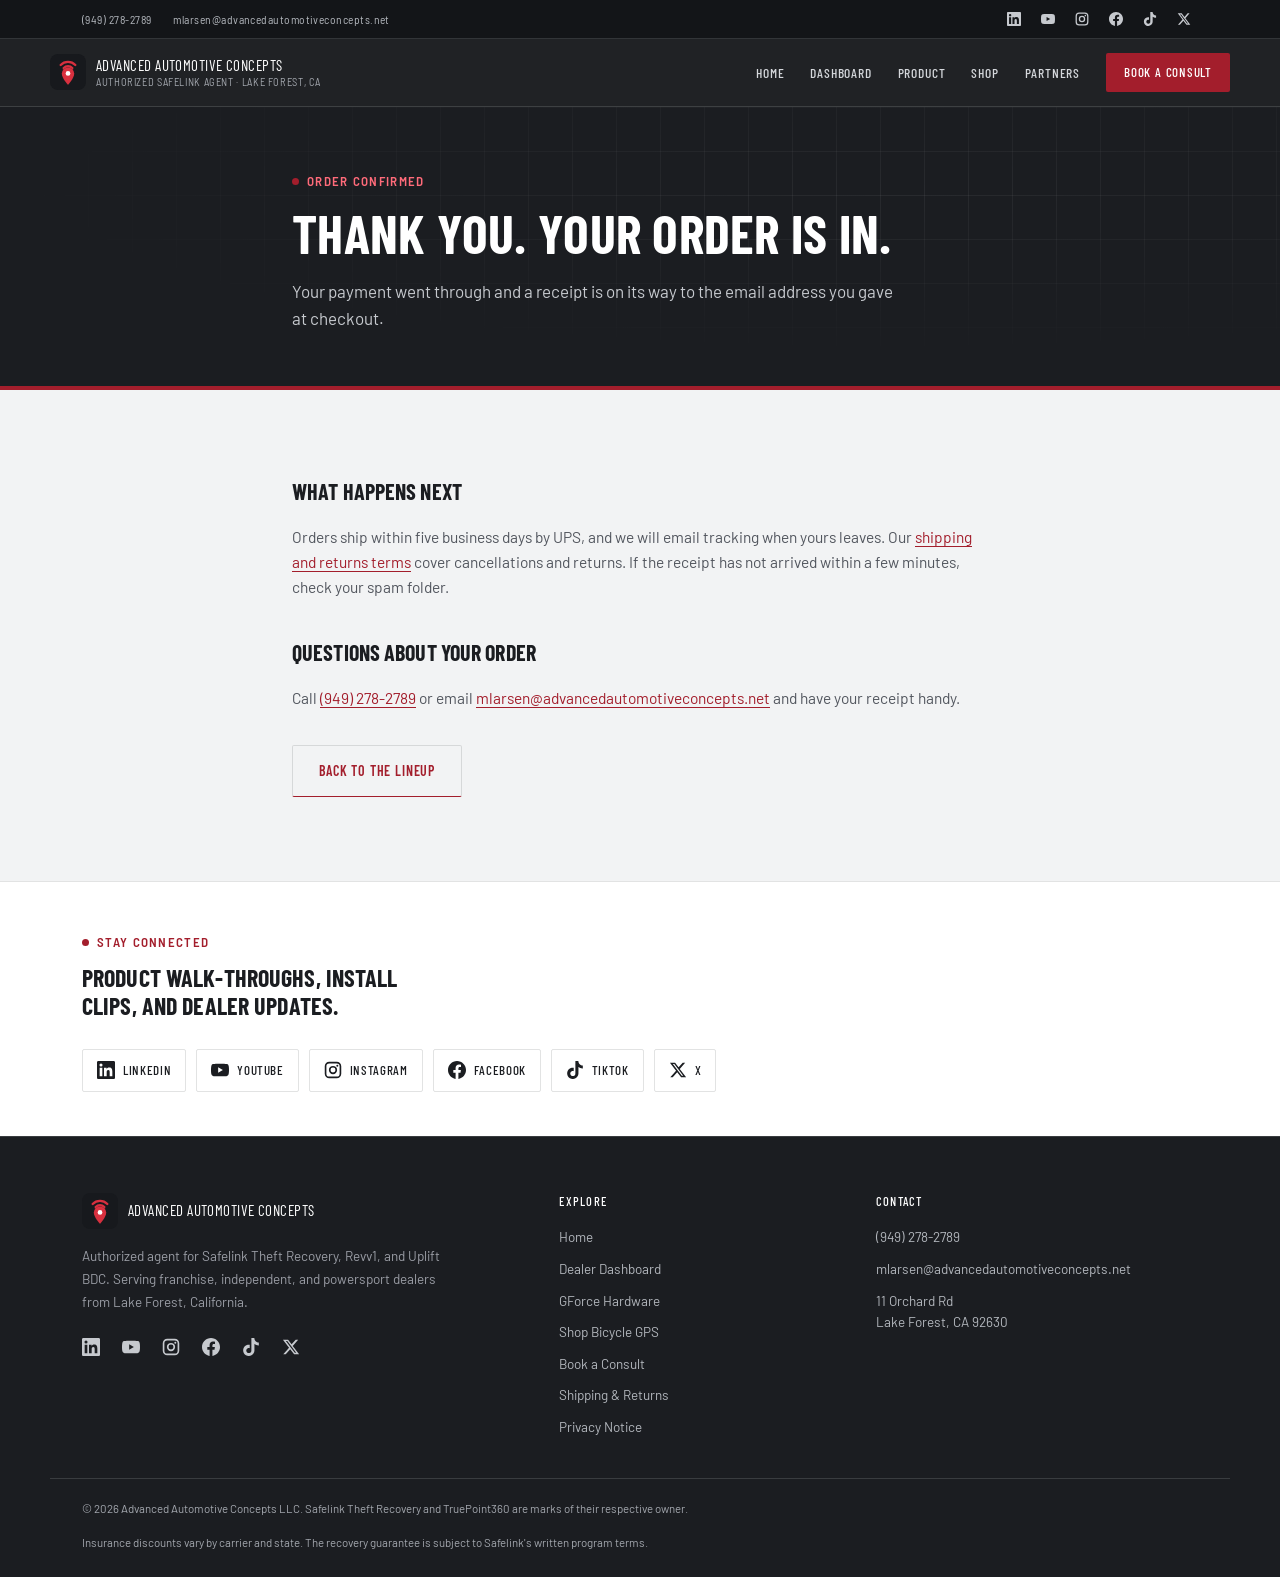
<file: thank-you.html>
<!DOCTYPE html>
<html lang="en">
<head>
<meta charset="UTF-8">
<meta name="viewport" content="width=device-width, initial-scale=1.0">
<meta name="robots" content="noindex">
<title>Order Confirmed | Advanced Automotive Concepts</title>
<meta name="description" content="Thank you for your order from Advanced Automotive Concepts.">
<link rel="preconnect" href="https://fonts.googleapis.com">
<link rel="preconnect" href="https://fonts.gstatic.com" crossorigin>
<link href="https://fonts.googleapis.com/css2?family=Barlow+Condensed:wght@500;600;700&family=Barlow+Semi+Condensed:wght@500;600&family=Barlow:wght@400;500;600&display=swap" rel="stylesheet">
<link rel="stylesheet" href="assets/css/style.css">
<link rel="icon" href="/favicon.ico" sizes="48x48">
<link rel="icon" href="/favicon.svg" type="image/svg+xml">
<link rel="apple-touch-icon" href="/apple-touch-icon.png">
<link rel="manifest" href="/site.webmanifest">
<meta name="theme-color" content="#17191D">
<meta property="og:type" content="website">
<meta property="og:site_name" content="Advanced Automotive Concepts">
<meta property="og:locale" content="en_US">
<meta property="og:title" content="Order Confirmed | Advanced Automotive Concepts">
<meta property="og:description" content="Thank you for your order from Advanced Automotive Concepts.">
<meta property="og:url" content="https://advancedautomotiveconcepts.net/thank-you.html">
<meta property="og:image" content="https://advancedautomotiveconcepts.net/assets/img/dash-overview.jpg">
<meta name="twitter:card" content="summary_large_image">
<meta name="twitter:site" content="@AdvAutoConcepts">
<meta name="twitter:title" content="Order Confirmed | Advanced Automotive Concepts">
<meta name="twitter:description" content="Thank you for your order from Advanced Automotive Concepts.">
<meta name="twitter:image" content="https://advancedautomotiveconcepts.net/assets/img/dash-overview.jpg">
</head>
<body>

<a class="skip" href="#main">Skip to content</a>
<header>
  <div class="topbar">
    <div class="wrap topbar-row">
      <div class="topbar-contact">
        <a href="tel:19492782789">(949) 278-2789</a>
        <a href="mailto:mlarsen@advancedautomotiveconcepts.net">mlarsen@advancedautomotiveconcepts.net</a>
      </div>
      <div class="social-row topbar-social">
        <a href="https://www.linkedin.com/company/advancedautomotiveconcepts" target="_blank" rel="noopener" aria-label="Advanced Automotive Concepts on LinkedIn" class="soc soc-linkedin"><svg viewBox="0 0 24 24" width="18" height="18" aria-hidden="true" fill="currentColor"><path d="M20.447 20.452h-3.554v-5.569c0-1.328-.027-3.037-1.852-3.037-1.853 0-2.136 1.445-2.136 2.939v5.667H9.351V9h3.414v1.561h.046c.477-.9 1.637-1.85 3.37-1.85 3.601 0 4.267 2.37 4.267 5.455v6.286zM5.337 7.433a2.062 2.062 0 0 1-2.063-2.065 2.064 2.064 0 1 1 2.063 2.065zm1.782 13.019H3.555V9h3.564v11.452zM22.225 0H1.771C.792 0 0 .774 0 1.729v20.542C0 23.227.792 24 1.771 24h20.451C23.2 24 24 23.227 24 22.271V1.729C24 .774 23.2 0 22.222 0h.003z"/></svg></a>
        <a href="https://www.youtube.com/@AdvancedAutomotiveConcepts" target="_blank" rel="noopener" aria-label="Advanced Automotive Concepts on YouTube" class="soc soc-youtube"><svg viewBox="0 0 24 24" width="18" height="18" aria-hidden="true" fill="currentColor"><path d="M23.498 6.186a3.016 3.016 0 0 0-2.122-2.136C19.505 3.545 12 3.545 12 3.545s-7.505 0-9.377.505A3.017 3.017 0 0 0 .502 6.186C0 8.07 0 12 0 12s0 3.93.502 5.814a3.016 3.016 0 0 0 2.122 2.136c1.871.505 9.376.505 9.376.505s7.505 0 9.377-.505a3.015 3.015 0 0 0 2.122-2.136C24 15.93 24 12 24 12s0-3.93-.502-5.814zM9.545 15.568V8.432L15.818 12l-6.273 3.568z"/></svg></a>
        <a href="https://www.instagram.com/advancedautomotiveconcepts" target="_blank" rel="noopener" aria-label="Advanced Automotive Concepts on Instagram" class="soc soc-instagram"><svg viewBox="0 0 24 24" width="18" height="18" aria-hidden="true" fill="currentColor"><path fill-rule="evenodd" d="M7 1h10a6 6 0 0 1 6 6v10a6 6 0 0 1-6 6H7a6 6 0 0 1-6-6V7a6 6 0 0 1 6-6zm0 2.2A3.8 3.8 0 0 0 3.2 7v10A3.8 3.8 0 0 0 7 20.800h10a3.800 3.800 0 0 0 3.800-3.800V7A3.800 3.800 0 0 0 17 3.200H7zm5 3.300a5.500 5.500 0 1 1 0 11 5.500 5.500 0 0 1 0-11zm0 2.200a3.300 3.300 0 1 0 0 6.600 3.300 3.300 0 0 0 0-6.600zm5.750-3.850a1.350 1.350 0 1 1 0 2.700 1.350 1.350 0 0 1 0-2.700z"/></svg></a>
        <a href="https://www.facebook.com/advancedautomotiveconcepts/" target="_blank" rel="noopener" aria-label="Advanced Automotive Concepts on Facebook" class="soc soc-facebook"><svg viewBox="0 0 24 24" width="18" height="18" aria-hidden="true" fill="currentColor"><path d="M24 12.073c0-6.627-5.373-12-12-12s-12 5.373-12 12c0 5.99 4.388 10.954 10.125 11.854v-8.385H7.078v-3.47h3.047V9.43c0-3.007 1.792-4.669 4.533-4.669 1.312 0 2.686.235 2.686.235v2.953H15.83c-1.491 0-1.956.925-1.956 1.874v2.25h3.328l-.532 3.47h-2.796v8.385C19.612 23.027 24 18.062 24 12.073z"/></svg></a>
        <a href="https://www.tiktok.com/@advancedautoconcepts" target="_blank" rel="noopener" aria-label="Advanced Automotive Concepts on TikTok" class="soc soc-tiktok"><svg viewBox="0 0 24 24" width="18" height="18" aria-hidden="true" fill="currentColor"><path d="M12.525.02c1.31-.02 2.61-.01 3.91-.02.08 1.53.63 3.09 1.75 4.17 1.12 1.11 2.7 1.62 4.24 1.79v4.03c-1.44-.05-2.89-.35-4.2-.97-.57-.26-1.1-.59-1.62-.93-.01 2.92.01 5.84-.02 8.75-.08 1.4-.54 2.79-1.35 3.94-1.31 1.92-3.58 3.17-5.91 3.21-1.43.08-2.86-.31-4.08-1.03-2.02-1.19-3.44-3.37-3.65-5.71-.02-.5-.03-1-.01-1.49.18-1.9 1.12-3.72 2.58-4.96 1.66-1.44 3.98-2.13 6.15-1.72.02 1.48-.04 2.96-.04 4.44-.99-.32-2.15-.23-3.02.37-.63.41-1.11 1.04-1.36 1.75-.21.51-.15 1.07-.14 1.61.24 1.64 1.82 3.02 3.5 2.87 1.12-.01 2.19-.66 2.77-1.61.19-.33.4-.67.41-1.06.1-1.79.06-3.57.07-5.36.01-4.03-.01-8.05.02-12.07z"/></svg></a>
        <a href="https://x.com/AdvAutoConcepts" target="_blank" rel="noopener" aria-label="Advanced Automotive Concepts on X" class="soc soc-x"><svg viewBox="0 0 24 24" width="18" height="18" aria-hidden="true" fill="currentColor"><path d="M18.244 2.25h3.308l-7.227 8.26 8.502 11.24H16.17l-5.214-6.817L4.99 21.75H1.68l7.73-8.835L1.254 2.25H8.08l4.713 6.231zm-1.161 17.52h1.833L7.084 4.126H5.117z"/></svg></a>
      </div>
    </div>
  </div>
  <div class="wrap nav">
    <a href="index.html" class="brand">
      <img src="favicon.svg" alt="" width="36" height="36">
      <div class="brand-text">ADVANCED AUTOMOTIVE CONCEPTS
        <span>AUTHORIZED SAFELINK AGENT · LAKE FOREST, CA</span>
      </div>
    </a>
    <nav class="nav-links" aria-label="Primary">
      <a href="index.html">Home</a>
      <a href="platform.html">Dashboard</a>
      <a href="product.html">Product</a>
      <a href="lineup.html">Shop</a>
      <a href="index.html#partners">Partners</a>
      <a href="contact.html" class="nav-cta">Book a Consult</a>
    </nav>
    <button type="button" class="burger" id="burgerBtn" aria-label="Open menu" aria-expanded="false" aria-controls="mobileMenu">
      <span class="burger-line"></span>
      <span class="burger-line"></span>
      <span class="burger-line"></span>
    </button>
  </div>
  <nav class="mobile-menu" id="mobileMenu" aria-label="Mobile">
    <a href="index.html">Home</a>
    <a href="platform.html">Dashboard</a>
    <a href="product.html">Product</a>
    <a href="lineup.html">Shop</a>
    <a href="index.html#partners">Partners</a>
    <a href="contact.html" class="nav-cta">Book a Consult</a>
    <div class="social-row mobile-social">
      <a href="https://www.linkedin.com/company/advancedautomotiveconcepts" target="_blank" rel="noopener" aria-label="Advanced Automotive Concepts on LinkedIn" class="soc soc-linkedin"><svg viewBox="0 0 24 24" width="18" height="18" aria-hidden="true" fill="currentColor"><path d="M20.447 20.452h-3.554v-5.569c0-1.328-.027-3.037-1.852-3.037-1.853 0-2.136 1.445-2.136 2.939v5.667H9.351V9h3.414v1.561h.046c.477-.9 1.637-1.85 3.37-1.85 3.601 0 4.267 2.37 4.267 5.455v6.286zM5.337 7.433a2.062 2.062 0 0 1-2.063-2.065 2.064 2.064 0 1 1 2.063 2.065zm1.782 13.019H3.555V9h3.564v11.452zM22.225 0H1.771C.792 0 0 .774 0 1.729v20.542C0 23.227.792 24 1.771 24h20.451C23.2 24 24 23.227 24 22.271V1.729C24 .774 23.2 0 22.222 0h.003z"/></svg></a>
      <a href="https://www.youtube.com/@AdvancedAutomotiveConcepts" target="_blank" rel="noopener" aria-label="Advanced Automotive Concepts on YouTube" class="soc soc-youtube"><svg viewBox="0 0 24 24" width="18" height="18" aria-hidden="true" fill="currentColor"><path d="M23.498 6.186a3.016 3.016 0 0 0-2.122-2.136C19.505 3.545 12 3.545 12 3.545s-7.505 0-9.377.505A3.017 3.017 0 0 0 .502 6.186C0 8.07 0 12 0 12s0 3.93.502 5.814a3.016 3.016 0 0 0 2.122 2.136c1.871.505 9.376.505 9.376.505s7.505 0 9.377-.505a3.015 3.015 0 0 0 2.122-2.136C24 15.93 24 12 24 12s0-3.93-.502-5.814zM9.545 15.568V8.432L15.818 12l-6.273 3.568z"/></svg></a>
      <a href="https://www.instagram.com/advancedautomotiveconcepts" target="_blank" rel="noopener" aria-label="Advanced Automotive Concepts on Instagram" class="soc soc-instagram"><svg viewBox="0 0 24 24" width="18" height="18" aria-hidden="true" fill="currentColor"><path fill-rule="evenodd" d="M7 1h10a6 6 0 0 1 6 6v10a6 6 0 0 1-6 6H7a6 6 0 0 1-6-6V7a6 6 0 0 1 6-6zm0 2.2A3.8 3.8 0 0 0 3.2 7v10A3.8 3.8 0 0 0 7 20.800h10a3.800 3.800 0 0 0 3.800-3.800V7A3.800 3.800 0 0 0 17 3.200H7zm5 3.300a5.500 5.500 0 1 1 0 11 5.500 5.500 0 0 1 0-11zm0 2.200a3.300 3.300 0 1 0 0 6.600 3.300 3.300 0 0 0 0-6.600zm5.750-3.850a1.350 1.350 0 1 1 0 2.700 1.350 1.350 0 0 1 0-2.700z"/></svg></a>
      <a href="https://www.facebook.com/advancedautomotiveconcepts/" target="_blank" rel="noopener" aria-label="Advanced Automotive Concepts on Facebook" class="soc soc-facebook"><svg viewBox="0 0 24 24" width="18" height="18" aria-hidden="true" fill="currentColor"><path d="M24 12.073c0-6.627-5.373-12-12-12s-12 5.373-12 12c0 5.99 4.388 10.954 10.125 11.854v-8.385H7.078v-3.47h3.047V9.43c0-3.007 1.792-4.669 4.533-4.669 1.312 0 2.686.235 2.686.235v2.953H15.83c-1.491 0-1.956.925-1.956 1.874v2.25h3.328l-.532 3.47h-2.796v8.385C19.612 23.027 24 18.062 24 12.073z"/></svg></a>
      <a href="https://www.tiktok.com/@advancedautoconcepts" target="_blank" rel="noopener" aria-label="Advanced Automotive Concepts on TikTok" class="soc soc-tiktok"><svg viewBox="0 0 24 24" width="18" height="18" aria-hidden="true" fill="currentColor"><path d="M12.525.02c1.31-.02 2.61-.01 3.91-.02.08 1.53.63 3.09 1.75 4.17 1.12 1.11 2.7 1.62 4.24 1.79v4.03c-1.44-.05-2.89-.35-4.2-.97-.57-.26-1.1-.59-1.62-.93-.01 2.92.01 5.84-.02 8.75-.08 1.4-.54 2.79-1.35 3.94-1.31 1.92-3.58 3.17-5.91 3.21-1.43.08-2.86-.31-4.08-1.03-2.02-1.19-3.44-3.37-3.65-5.71-.02-.5-.03-1-.01-1.49.18-1.9 1.12-3.72 2.58-4.96 1.66-1.44 3.98-2.13 6.15-1.72.02 1.48-.04 2.96-.04 4.44-.99-.32-2.15-.23-3.02.37-.63.41-1.11 1.04-1.36 1.75-.21.51-.15 1.07-.14 1.61.24 1.64 1.82 3.02 3.5 2.87 1.12-.01 2.19-.66 2.77-1.61.19-.33.4-.67.41-1.06.1-1.79.06-3.57.07-5.36.01-4.03-.01-8.05.02-12.07z"/></svg></a>
      <a href="https://x.com/AdvAutoConcepts" target="_blank" rel="noopener" aria-label="Advanced Automotive Concepts on X" class="soc soc-x"><svg viewBox="0 0 24 24" width="18" height="18" aria-hidden="true" fill="currentColor"><path d="M18.244 2.25h3.308l-7.227 8.26 8.502 11.24H16.17l-5.214-6.817L4.99 21.75H1.68l7.73-8.835L1.254 2.25H8.08l4.713 6.231zm-1.161 17.52h1.833L7.084 4.126H5.117z"/></svg></a>
    </div>
  </nav>
</header>
<main id="main">

<section class="page-hero">
  <div class="hero-grid"></div>
  <div class="wrap page-hero-inner">
    <div class="coord">ORDER CONFIRMED</div>
    <h1>Thank you. Your order is in.</h1>
    <p class="lead">Your payment went through and a receipt is on its way to the email address you gave at checkout.</p>
  </div>
</section>

<section>
  <div class="wrap prose">
    <h2 style="margin-top:0;">What happens next</h2>
    <p>Orders ship within five business days by UPS, and we will email tracking when yours leaves. Our <a href="shipping-returns.html">shipping and returns terms</a> cover cancellations and returns. If the receipt has not arrived within a few minutes, check your spam folder.</p>

    <h2>Questions about your order</h2>
    <p>Call <a href="tel:19492782789">(949) 278-2789</a> or email <a href="mailto:mlarsen@advancedautomotiveconcepts.net">mlarsen@advancedautomotiveconcepts.net</a> and have your receipt handy.</p>

    <div class="hero-actions" style="margin-top:34px;">
      <a href="lineup.html" class="btn btn-dark">Back to the lineup</a>
    </div>
  </div>
</section>

<section class="follow-strip" aria-label="Follow Advanced Automotive Concepts">
  <div class="wrap follow-row">
    <div>
      <div class="coord">STAY CONNECTED</div>
      <h2 class="follow-h">Product walk-throughs, install clips, and dealer updates.</h2>
    </div>
    <div class="social-row follow-social">
      <a href="https://www.linkedin.com/company/advancedautomotiveconcepts" target="_blank" rel="noopener" aria-label="Advanced Automotive Concepts on LinkedIn" class="soc soc-linkedin"><svg viewBox="0 0 24 24" width="18" height="18" aria-hidden="true" fill="currentColor"><path d="M20.447 20.452h-3.554v-5.569c0-1.328-.027-3.037-1.852-3.037-1.853 0-2.136 1.445-2.136 2.939v5.667H9.351V9h3.414v1.561h.046c.477-.9 1.637-1.85 3.37-1.85 3.601 0 4.267 2.37 4.267 5.455v6.286zM5.337 7.433a2.062 2.062 0 0 1-2.063-2.065 2.064 2.064 0 1 1 2.063 2.065zm1.782 13.019H3.555V9h3.564v11.452zM22.225 0H1.771C.792 0 0 .774 0 1.729v20.542C0 23.227.792 24 1.771 24h20.451C23.2 24 24 23.227 24 22.271V1.729C24 .774 23.2 0 22.222 0h.003z"/></svg><span>LinkedIn</span></a>
      <a href="https://www.youtube.com/@AdvancedAutomotiveConcepts" target="_blank" rel="noopener" aria-label="Advanced Automotive Concepts on YouTube" class="soc soc-youtube"><svg viewBox="0 0 24 24" width="18" height="18" aria-hidden="true" fill="currentColor"><path d="M23.498 6.186a3.016 3.016 0 0 0-2.122-2.136C19.505 3.545 12 3.545 12 3.545s-7.505 0-9.377.505A3.017 3.017 0 0 0 .502 6.186C0 8.07 0 12 0 12s0 3.93.502 5.814a3.016 3.016 0 0 0 2.122 2.136c1.871.505 9.376.505 9.376.505s7.505 0 9.377-.505a3.015 3.015 0 0 0 2.122-2.136C24 15.93 24 12 24 12s0-3.93-.502-5.814zM9.545 15.568V8.432L15.818 12l-6.273 3.568z"/></svg><span>YouTube</span></a>
      <a href="https://www.instagram.com/advancedautomotiveconcepts" target="_blank" rel="noopener" aria-label="Advanced Automotive Concepts on Instagram" class="soc soc-instagram"><svg viewBox="0 0 24 24" width="18" height="18" aria-hidden="true" fill="currentColor"><path fill-rule="evenodd" d="M7 1h10a6 6 0 0 1 6 6v10a6 6 0 0 1-6 6H7a6 6 0 0 1-6-6V7a6 6 0 0 1 6-6zm0 2.2A3.8 3.8 0 0 0 3.2 7v10A3.8 3.8 0 0 0 7 20.800h10a3.800 3.800 0 0 0 3.800-3.800V7A3.800 3.800 0 0 0 17 3.200H7zm5 3.300a5.500 5.500 0 1 1 0 11 5.500 5.500 0 0 1 0-11zm0 2.200a3.300 3.300 0 1 0 0 6.600 3.300 3.300 0 0 0 0-6.600zm5.750-3.850a1.350 1.350 0 1 1 0 2.700 1.350 1.350 0 0 1 0-2.700z"/></svg><span>Instagram</span></a>
      <a href="https://www.facebook.com/advancedautomotiveconcepts/" target="_blank" rel="noopener" aria-label="Advanced Automotive Concepts on Facebook" class="soc soc-facebook"><svg viewBox="0 0 24 24" width="18" height="18" aria-hidden="true" fill="currentColor"><path d="M24 12.073c0-6.627-5.373-12-12-12s-12 5.373-12 12c0 5.99 4.388 10.954 10.125 11.854v-8.385H7.078v-3.47h3.047V9.43c0-3.007 1.792-4.669 4.533-4.669 1.312 0 2.686.235 2.686.235v2.953H15.83c-1.491 0-1.956.925-1.956 1.874v2.25h3.328l-.532 3.47h-2.796v8.385C19.612 23.027 24 18.062 24 12.073z"/></svg><span>Facebook</span></a>
      <a href="https://www.tiktok.com/@advancedautoconcepts" target="_blank" rel="noopener" aria-label="Advanced Automotive Concepts on TikTok" class="soc soc-tiktok"><svg viewBox="0 0 24 24" width="18" height="18" aria-hidden="true" fill="currentColor"><path d="M12.525.02c1.31-.02 2.61-.01 3.91-.02.08 1.53.63 3.09 1.75 4.17 1.12 1.11 2.7 1.62 4.24 1.79v4.03c-1.44-.05-2.89-.35-4.2-.97-.57-.26-1.1-.59-1.62-.93-.01 2.92.01 5.84-.02 8.75-.08 1.4-.54 2.79-1.35 3.94-1.31 1.92-3.58 3.17-5.91 3.21-1.43.08-2.86-.31-4.08-1.03-2.02-1.19-3.44-3.37-3.65-5.71-.02-.5-.03-1-.01-1.49.18-1.9 1.12-3.72 2.58-4.96 1.66-1.44 3.98-2.13 6.15-1.72.02 1.48-.04 2.96-.04 4.44-.99-.32-2.15-.23-3.02.37-.63.41-1.11 1.04-1.36 1.75-.21.51-.15 1.07-.14 1.61.24 1.64 1.82 3.02 3.5 2.87 1.12-.01 2.19-.66 2.77-1.61.19-.33.4-.67.41-1.06.1-1.79.06-3.57.07-5.36.01-4.03-.01-8.05.02-12.07z"/></svg><span>TikTok</span></a>
      <a href="https://x.com/AdvAutoConcepts" target="_blank" rel="noopener" aria-label="Advanced Automotive Concepts on X" class="soc soc-x"><svg viewBox="0 0 24 24" width="18" height="18" aria-hidden="true" fill="currentColor"><path d="M18.244 2.25h3.308l-7.227 8.26 8.502 11.24H16.17l-5.214-6.817L4.99 21.75H1.68l7.73-8.835L1.254 2.25H8.08l4.713 6.231zm-1.161 17.52h1.833L7.084 4.126H5.117z"/></svg><span>X</span></a>
    </div>
  </div>
</section>
</main>

<footer>
  <div class="wrap foot-grid">
    <div class="foot-brand">
      <a href="index.html" class="brand">
        <img src="favicon.svg" alt="" width="36" height="36">
        <div class="brand-text">ADVANCED AUTOMOTIVE CONCEPTS</div>
      </a>
      <p>Authorized agent for Safelink Theft Recovery, Revv1, and Uplift BDC. Serving franchise, independent, and powersport dealers from Lake Forest, California.</p>
      <div class="social-row foot-social">
        <a href="https://www.linkedin.com/company/advancedautomotiveconcepts" target="_blank" rel="noopener" aria-label="Advanced Automotive Concepts on LinkedIn" class="soc soc-linkedin"><svg viewBox="0 0 24 24" width="18" height="18" aria-hidden="true" fill="currentColor"><path d="M20.447 20.452h-3.554v-5.569c0-1.328-.027-3.037-1.852-3.037-1.853 0-2.136 1.445-2.136 2.939v5.667H9.351V9h3.414v1.561h.046c.477-.9 1.637-1.85 3.37-1.85 3.601 0 4.267 2.37 4.267 5.455v6.286zM5.337 7.433a2.062 2.062 0 0 1-2.063-2.065 2.064 2.064 0 1 1 2.063 2.065zm1.782 13.019H3.555V9h3.564v11.452zM22.225 0H1.771C.792 0 0 .774 0 1.729v20.542C0 23.227.792 24 1.771 24h20.451C23.2 24 24 23.227 24 22.271V1.729C24 .774 23.2 0 22.222 0h.003z"/></svg></a>
        <a href="https://www.youtube.com/@AdvancedAutomotiveConcepts" target="_blank" rel="noopener" aria-label="Advanced Automotive Concepts on YouTube" class="soc soc-youtube"><svg viewBox="0 0 24 24" width="18" height="18" aria-hidden="true" fill="currentColor"><path d="M23.498 6.186a3.016 3.016 0 0 0-2.122-2.136C19.505 3.545 12 3.545 12 3.545s-7.505 0-9.377.505A3.017 3.017 0 0 0 .502 6.186C0 8.07 0 12 0 12s0 3.93.502 5.814a3.016 3.016 0 0 0 2.122 2.136c1.871.505 9.376.505 9.376.505s7.505 0 9.377-.505a3.015 3.015 0 0 0 2.122-2.136C24 15.93 24 12 24 12s0-3.93-.502-5.814zM9.545 15.568V8.432L15.818 12l-6.273 3.568z"/></svg></a>
        <a href="https://www.instagram.com/advancedautomotiveconcepts" target="_blank" rel="noopener" aria-label="Advanced Automotive Concepts on Instagram" class="soc soc-instagram"><svg viewBox="0 0 24 24" width="18" height="18" aria-hidden="true" fill="currentColor"><path fill-rule="evenodd" d="M7 1h10a6 6 0 0 1 6 6v10a6 6 0 0 1-6 6H7a6 6 0 0 1-6-6V7a6 6 0 0 1 6-6zm0 2.2A3.8 3.8 0 0 0 3.2 7v10A3.8 3.8 0 0 0 7 20.800h10a3.800 3.800 0 0 0 3.800-3.800V7A3.800 3.800 0 0 0 17 3.200H7zm5 3.300a5.500 5.500 0 1 1 0 11 5.500 5.500 0 0 1 0-11zm0 2.200a3.300 3.300 0 1 0 0 6.600 3.300 3.300 0 0 0 0-6.600zm5.750-3.850a1.350 1.350 0 1 1 0 2.700 1.350 1.350 0 0 1 0-2.700z"/></svg></a>
        <a href="https://www.facebook.com/advancedautomotiveconcepts/" target="_blank" rel="noopener" aria-label="Advanced Automotive Concepts on Facebook" class="soc soc-facebook"><svg viewBox="0 0 24 24" width="18" height="18" aria-hidden="true" fill="currentColor"><path d="M24 12.073c0-6.627-5.373-12-12-12s-12 5.373-12 12c0 5.99 4.388 10.954 10.125 11.854v-8.385H7.078v-3.47h3.047V9.43c0-3.007 1.792-4.669 4.533-4.669 1.312 0 2.686.235 2.686.235v2.953H15.83c-1.491 0-1.956.925-1.956 1.874v2.25h3.328l-.532 3.47h-2.796v8.385C19.612 23.027 24 18.062 24 12.073z"/></svg></a>
        <a href="https://www.tiktok.com/@advancedautoconcepts" target="_blank" rel="noopener" aria-label="Advanced Automotive Concepts on TikTok" class="soc soc-tiktok"><svg viewBox="0 0 24 24" width="18" height="18" aria-hidden="true" fill="currentColor"><path d="M12.525.02c1.31-.02 2.61-.01 3.91-.02.08 1.53.63 3.09 1.75 4.17 1.12 1.11 2.7 1.62 4.24 1.79v4.03c-1.44-.05-2.89-.35-4.2-.97-.57-.26-1.1-.59-1.62-.93-.01 2.92.01 5.84-.02 8.75-.08 1.4-.54 2.79-1.35 3.94-1.31 1.92-3.58 3.17-5.91 3.21-1.43.08-2.86-.31-4.08-1.03-2.02-1.19-3.44-3.37-3.65-5.71-.02-.5-.03-1-.01-1.49.18-1.9 1.12-3.72 2.58-4.96 1.66-1.44 3.98-2.13 6.15-1.72.02 1.48-.04 2.96-.04 4.44-.99-.32-2.15-.23-3.02.37-.63.41-1.11 1.04-1.36 1.75-.21.51-.15 1.07-.14 1.61.24 1.64 1.82 3.02 3.5 2.87 1.12-.01 2.19-.66 2.77-1.61.19-.33.4-.67.41-1.06.1-1.79.06-3.57.07-5.36.01-4.03-.01-8.05.02-12.07z"/></svg></a>
        <a href="https://x.com/AdvAutoConcepts" target="_blank" rel="noopener" aria-label="Advanced Automotive Concepts on X" class="soc soc-x"><svg viewBox="0 0 24 24" width="18" height="18" aria-hidden="true" fill="currentColor"><path d="M18.244 2.25h3.308l-7.227 8.26 8.502 11.24H16.17l-5.214-6.817L4.99 21.75H1.68l7.73-8.835L1.254 2.25H8.08l4.713 6.231zm-1.161 17.52h1.833L7.084 4.126H5.117z"/></svg></a>
      </div>
    </div>
    <div class="foot-col">
      <h2 class="foot-h">Explore</h2>
      <a href="index.html">Home</a>
      <a href="platform.html">Dealer Dashboard</a>
      <a href="product.html">GForce Hardware</a>
      <a href="bicycle-gps.html">Shop Bicycle GPS</a>
      <a href="contact.html">Book a Consult</a>
      <a href="shipping-returns.html">Shipping &amp; Returns</a>
      <a href="privacy.html">Privacy Notice</a>
    </div>
    <div class="foot-col">
      <h2 class="foot-h">Contact</h2>
      <a href="tel:19492782789">(949) 278-2789</a>
      <a href="mailto:mlarsen@advancedautomotiveconcepts.net">mlarsen@advancedautomotiveconcepts.net</a>
      <span>11 Orchard Rd<br>Lake Forest, CA 92630</span>
    </div>
  </div>
  <div class="wrap foot-base">
    <div>© <span id="year"></span> Advanced Automotive Concepts LLC. Safelink Theft Recovery and TruePoint360 are marks of their respective owner.</div>
    <div>Insurance discounts vary by carrier and state. The recovery guarantee is subject to Safelink's written program terms.</div>
  </div>
</footer>

<script src="assets/js/main.js"></script>
</body>
</html>
</file>
<file: assets/css/style.css>
:root{
  --ink:#1B1D21;
  --ink-soft:#25282E;
  --red:#A31E2C;
  --red-bright:#C7273A;
  --steel:#52565E;
  --steel-light:#6A6F78;
  --paper:#F2F3F4;
  --paper-dim:#E5E7E9;
  --ok:#1E7A46;
  --f-display:'Barlow Condensed','Arial Narrow',sans-serif;
  --f-body:'Barlow',system-ui,-apple-system,'Segoe UI',sans-serif;
  --f-label:'Barlow Semi Condensed','Arial Narrow',sans-serif;
  --white:#FFFFFF;
  --line:rgba(23,25,29,0.12);
  --line-dark:rgba(242,243,244,0.14);
}

*{box-sizing:border-box;}
[hidden]{display:none!important;}
html{scroll-behavior:smooth;}
body{
  margin:0;
  background:var(--paper);
  color:var(--ink);
  font-family:var(--f-body);
  font-size:16px;
  line-height:1.6;
  -webkit-font-smoothing:antialiased;
}
h1,h2,h3,h4{
  font-family:var(--f-display);
  text-transform:uppercase;
  letter-spacing:0.01em;
  margin:0;
  font-weight:600;
}
.mono{ font-family:var(--f-label); }
a{color:inherit;text-decoration:none;}
img{max-width:100%;height:auto;display:block;}
.wrap{ max-width:1180px; margin:0 auto; padding:0 32px; }
@media (max-width:640px){ .wrap{padding:0 20px;} }

/* ---------- coordinate stamp motif ---------- */
.coord{
  font-family:var(--f-label);
  font-size:12px;
  letter-spacing:0.12em;
  text-transform:uppercase;
  color:var(--red);
  display:inline-flex;
  align-items:center;
  gap:8px;
}
.coord::before{
  content:"";
  width:7px;height:7px;
  border-radius:50%;
  background:var(--red);
  box-shadow:0 0 0 0 rgba(163,30,44,0.55);
  animation:ping 2.2s infinite;
  flex:none;
}
@keyframes ping{
  0%{box-shadow:0 0 0 0 rgba(163,30,44,0.45);}
  70%{box-shadow:0 0 0 8px rgba(163,30,44,0);}
  100%{box-shadow:0 0 0 0 rgba(163,30,44,0);}
}
@media (prefers-reduced-motion: reduce){ .coord::before{animation:none;} }

/* ---------- header ---------- */
header{
  position:sticky;top:0;z-index:50;
  background:rgba(23,25,29,0.96);
  backdrop-filter:blur(6px);
  border-bottom:1px solid var(--line-dark);
}
.nav{ display:flex;align-items:center;justify-content:space-between; padding:14px 0; }
.brand{display:flex;align-items:center;gap:10px;}
.brand img{height:36px;width:auto;}
.brand-text{
  font-family:var(--f-display);
  color:var(--white);
  font-size:15px;
  letter-spacing:0.03em;
  line-height:1.15;
}
.brand-text span{
  display:block;
  font-family:var(--f-label);
  text-transform:none;
  font-size:10.5px;
  letter-spacing:0.06em;
  color:var(--steel-light);
  margin-top:2px;
}
.nav-links{display:flex;gap:26px;align-items:center;}
.nav-links a{
  color:#D5D8DC;
  font-size:13.5px;
  letter-spacing:0.04em;
  text-transform:uppercase;
  font-family:var(--f-display);
  font-weight:500;
  transition:color .15s;
}
.nav-links a:hover, .nav-links a.active{color:var(--red-bright);}
.nav-cta{
  background:var(--red);
  color:var(--white)!important;
  padding:9px 18px;
  border-radius:2px;
  font-size:13px!important;
}
.nav-cta:hover{background:var(--red-bright);color:var(--white)!important;}
.burger{
  display:none;background:none;border:0;cursor:pointer;
  width:32px;height:22px;position:relative;flex:none;padding:0;
}
.burger-line{
  position:absolute;left:0;right:0;height:2px;background:var(--white);
  transition:transform .25s ease, opacity .2s ease;
}
.burger-line:nth-child(1){top:0;}
.burger-line:nth-child(2){top:10px;}
.burger-line:nth-child(3){top:20px;}
.burger[aria-expanded="true"] .burger-line:nth-child(1){transform:translateY(10px) rotate(45deg);}
.burger[aria-expanded="true"] .burger-line:nth-child(2){opacity:0;}
.burger[aria-expanded="true"] .burger-line:nth-child(3){transform:translateY(-10px) rotate(-45deg);}

.mobile-menu{
  display:none;
  flex-direction:column;
  background:var(--ink-soft);
  border-top:1px solid var(--line-dark);
  padding:8px 20px 18px;
}
.mobile-menu a{
  color:#D5D8DC;font-family:var(--f-display);font-size:15px;letter-spacing:0.03em;
  text-transform:uppercase;padding:14px 0;border-bottom:1px solid var(--line-dark);
}
.mobile-menu a:last-child{border-bottom:0;}
.mobile-menu a.nav-cta{ text-align:center;margin-top:10px;border-radius:2px;color:var(--white); }
.mobile-menu.open{display:flex;}

@media (max-width:860px){
  .nav-links{display:none;}
  .burger{display:block;}
}

/* ---------- hero (home, large) ---------- */
.hero{
  position:relative;
  background:var(--ink);
  color:var(--white);
  overflow:hidden;
  padding:88px 0 96px;
  border-bottom:4px solid var(--red);
}
.hero-grid{
  position:absolute;inset:0;
  background-image:
    linear-gradient(var(--line-dark) 1px, transparent 1px),
    linear-gradient(90deg, var(--line-dark) 1px, transparent 1px);
  background-size:44px 44px;
  mask-image:radial-gradient(ellipse 70% 60% at 70% 30%, black, transparent);
  opacity:0.6;
}
.radar{ position:absolute; right:-120px;top:-60px; width:560px;height:560px; border-radius:50%; pointer-events:none; }
.radar span{ position:absolute;inset:0; border:1px solid var(--line-dark); border-radius:50%; }
.radar .r1{inset:80px;}
.radar .r2{inset:160px;}
.radar .r3{inset:240px;border-color:rgba(163,30,44,0.35);}
.radar .pin{
  position:absolute; left:50%;top:50%; width:10px;height:10px; margin:-5px 0 0 -5px;
  border-radius:50%; background:var(--red-bright);
  box-shadow:0 0 0 0 rgba(199,39,58,0.6); animation:ping 2.4s infinite;
}
.hero-inner{position:relative;z-index:2;display:grid;grid-template-columns:1.15fr 0.85fr;gap:48px;align-items:end;}
@media (max-width:900px){.hero-inner{grid-template-columns:1fr;}}
.hero-eyebrow{margin-bottom:22px;}
.hero h1{ font-size:clamp(34px,5vw,58px); line-height:1.04; color:var(--white); }
.hero h1 em{ font-style:normal;color:var(--red-bright); }
.hero p.lead{
  font-family:var(--f-body); text-transform:none; color:#C6C9CE;
  font-size:18px; max-width:520px; margin:22px 0 30px;
}
.hero-actions{display:flex;gap:14px;flex-wrap:wrap;}
.btn{
  display:inline-block; padding:14px 26px; font-family:var(--f-display);
  font-size:14px; letter-spacing:0.05em; text-transform:uppercase; border-radius:2px;
  font-weight:600; transition:all .15s; border:1px solid transparent; cursor:pointer;
}
.btn-primary{background:var(--red);color:var(--white);}
.btn-primary:hover{background:var(--red-bright);}
.btn-ghost{border-color:var(--line-dark);color:var(--white);}
.btn-ghost:hover{border-color:var(--white);}
.btn-dark{border-color:var(--line);color:var(--ink);}
.btn-dark:hover{border-color:var(--ink);background:var(--ink);color:var(--white);}

.hero-panel{
  background:var(--ink-soft); border:1px solid var(--line-dark);
  padding:26px 26px 22px; border-radius:3px;
}
.hero-panel .panel-label{font-family:var(--f-display);text-transform:uppercase;font-weight:600;margin-top:0;color:var(--white);font-size:13px;letter-spacing:0.08em;color:var(--steel-light);margin-bottom:16px;}
.stat-row{ display:flex;justify-content:space-between;align-items:baseline; padding:13px 0; border-bottom:1px solid var(--line-dark); }
.stat-row:last-child{border-bottom:0;}
.stat-row .label{color:#C6C9CE;font-size:13.5px;}
.stat-row .val{font-family:var(--f-label);color:var(--white);font-size:16px;font-weight:600;}
.stat-row .val.red{color:var(--red-bright);}

/* ---------- page hero (subpages, compact) ---------- */
.page-hero{
  position:relative; background:var(--ink); color:var(--white);
  overflow:hidden; padding:58px 0 54px; border-bottom:4px solid var(--red);
}
.page-hero .hero-grid{opacity:0.45;}
.page-hero-inner{position:relative;z-index:2;max-width:760px;}
.page-hero h1{ font-size:clamp(28px,4vw,44px); line-height:1.08; color:var(--white); margin-top:14px;}
.page-hero p.lead{
  font-family:var(--f-body); text-transform:none; color:#C6C9CE;
  font-size:17px; max-width:640px; margin:18px 0 0;
}
.crumbs{font-size:12.5px;color:var(--steel-light);font-family:var(--f-label);letter-spacing:0.04em;}
.crumbs a{color:#C6C9CE;}
.crumbs a:hover{color:var(--red-bright);}

/* ---------- section shell ---------- */
section{padding:84px 0;}
.section-head{max-width:640px;margin-bottom:48px;}
.section-head.wide{max-width:760px;}
.section-head .coord{margin-bottom:14px;}
.section-head h2{font-size:clamp(26px,3.4vw,38px);}
.section-head p{color:var(--steel);font-size:16.5px;margin-top:14px;}

/* ---------- dealer value stats ---------- */
.value-grid{ display:grid;grid-template-columns:repeat(4,1fr);gap:1px; background:var(--line); border:1px solid var(--line); }
@media (max-width:900px){.value-grid{grid-template-columns:repeat(2,1fr);}}
.value-cell{background:var(--white);padding:30px 26px;}
.value-cell .num{ font-family:var(--f-label); font-size:34px;font-weight:600;color:var(--red); line-height:1; }
.value-cell .cap{
  margin-top:10px;font-size:13.5px;color:var(--steel);
  text-transform:uppercase;letter-spacing:0.03em;font-family:var(--f-display);font-weight:500;
}

/* ---------- product menu card ---------- */
.menu-wrap{background:var(--ink);color:var(--white);}
.menu-card{ display:grid;grid-template-columns:1fr 1fr; border:1px solid var(--line-dark); border-radius:4px; overflow:hidden; }
@media (max-width:860px){.menu-card{grid-template-columns:1fr;}}
.menu-side{padding:44px;}
.menu-side.left{ background:var(--ink-soft); border-right:1px solid var(--line-dark); }
@media (max-width:860px){.menu-side.left{border-right:0;border-bottom:1px solid var(--line-dark);}}
.menu-tag{
  display:inline-block;background:var(--red);color:var(--white);
  font-family:var(--f-label);font-size:11px;letter-spacing:0.08em;
  padding:5px 10px;border-radius:2px;margin-bottom:18px;
}
.menu-side h3{color:var(--white);font-size:26px;line-height:1.15;margin-bottom:14px;}
.menu-side .price-line{ display:flex;align-items:baseline;gap:10px;margin:22px 0 8px; }
.price-line .p{font-family:var(--f-label);font-size:15px;color:var(--red-bright);letter-spacing:0.02em;}
.price-line .p small{color:var(--steel-light);font-family:var(--f-body);font-size:12.5px;}
.menu-side p.desc{color:#C6C9CE;font-size:15px;margin-top:16px;}
.checklist{list-style:none;margin:0;padding:0;}
.checklist li{ display:flex;gap:12px;padding:12px 0; border-bottom:1px solid var(--line-dark); font-size:14.5px;color:#D5D8DC; }
.checklist li:last-child{border-bottom:0;}
.checklist li .mark{ flex:none;color:#FF6B7A;font-family:var(--f-label);font-weight:600; }
.checklist.on-light li{color:var(--steel);border-color:var(--line);}

/* ---------- how it works timeline ---------- */
.timeline{position:relative;padding-left:2px;}
.tl-item{ display:grid;grid-template-columns:64px 1fr;gap:22px; padding:26px 0; border-top:1px solid var(--line); }
.tl-item:first-child{border-top:0;}
.tl-num{ font-family:var(--f-label); font-size:13px;color:var(--red); padding-top:3px; }
.tl-body h3{font-size:18px;margin-bottom:6px;}
.tl-body p{color:var(--steel);font-size:15px;margin:0;max-width:600px;}

/* ---------- partners ---------- */
.partners{ display:grid;grid-template-columns:repeat(3,1fr);gap:1px; background:var(--line);border:1px solid var(--line); }
@media (max-width:760px){.partners{grid-template-columns:1fr;}}
.partner-cell{background:var(--white);padding:34px 30px;}
.partner-cell .role{
  font-family:var(--f-label);font-size:11px;letter-spacing:0.08em;
  color:var(--red);text-transform:uppercase;margin-bottom:10px;display:block;
}
.partner-cell h3{font-size:20px;margin-bottom:8px;}
.partner-cell p{color:var(--steel);font-size:14.5px;margin:0;}

/* ---------- who we serve ---------- */
.serve-grid{display:grid;grid-template-columns:repeat(3,1fr);gap:24px;}
@media (max-width:860px){.serve-grid{grid-template-columns:1fr;}}
.serve-card{ background:var(--white);border:1px solid var(--line); padding:28px;border-radius:3px; }
.serve-card .coord{margin-bottom:14px;}
.serve-card h3{font-size:18px;margin-bottom:10px;}
.serve-card p{color:var(--steel);font-size:14.5px;margin:0;}

/* ---------- split feature (image + copy), used heavily on Platform page ---------- */
.split{ display:grid;grid-template-columns:1fr 1fr;gap:56px;align-items:center; }
@media (max-width:900px){.split{grid-template-columns:1fr;gap:32px;}}
.split.reverse .split-media{order:2;}
.split.reverse .split-copy{order:1;}
@media (max-width:900px){ .split.reverse .split-media{order:1;} .split.reverse .split-copy{order:2;} }
.split-media{position:relative;}
.shot{
  width:100%;border-radius:6px;border:1px solid var(--line);
  box-shadow:0 24px 48px -20px rgba(23,25,29,0.35);
}
.shot-tag{
  position:absolute;top:-14px;left:18px;background:var(--ink);color:var(--white);
  font-family:var(--f-label);font-size:11px;letter-spacing:0.08em;
  padding:7px 12px;border-radius:2px;border:1px solid var(--line-dark);
}
.split-copy .coord{margin-bottom:14px;}
.split-copy h3,.split-copy h2{font-size:clamp(22px,2.6vw,30px);line-height:1.15;margin-bottom:16px;}
.split-copy p.desc{color:var(--steel);font-size:15.5px;margin-bottom:20px;max-width:480px;}
.feature-list{list-style:none;margin:0;padding:0;}
.feature-list li{
  display:flex;gap:12px;padding:11px 0;border-bottom:1px solid var(--line);
  font-size:14.5px;color:var(--ink);
}
.feature-list li:last-child{border-bottom:0;}
.feature-list li .mark{flex:none;color:var(--red);font-family:var(--f-label);font-weight:700;}

.split-block{padding:70px 0;}
.split-block:nth-child(even){background:var(--white);}

/* ---------- smart mode cards ---------- */
.mode-grid{display:grid;grid-template-columns:repeat(3,1fr);gap:1px;background:var(--line);border:1px solid var(--line);}
@media (max-width:820px){.mode-grid{grid-template-columns:1fr;}}
.mode-cell{background:var(--white);padding:30px 28px;}
.mode-cell h3{font-size:17px;margin-bottom:10px;}
.mode-cell .impact{
  display:inline-block;font-family:var(--f-label);font-size:11px;
  letter-spacing:0.06em;text-transform:uppercase;padding:4px 10px;border-radius:2px;margin-bottom:14px;
}
.mode-cell.low .impact{background:var(--paper-dim);color:var(--ink);}
.mode-cell.medium .impact{background:rgba(163,30,44,0.10);color:var(--red);}
.mode-cell.high .impact{background:rgba(163,30,44,0.85);color:var(--white);}
.mode-cell p{color:var(--steel);font-size:14.5px;margin:0;}

/* ---------- phone strip ---------- */
.phone-shot{width:100%;border-radius:10px;border:1px solid var(--line);box-shadow:0 24px 48px -20px rgba(23,25,29,0.3);}

/* ---------- device spec grid (product page) ---------- */
.spec-grid{display:grid;grid-template-columns:repeat(2,1fr);gap:1px;background:var(--line);border:1px solid var(--line);}
@media (max-width:760px){.spec-grid{grid-template-columns:1fr;}}
.spec-cell{background:var(--white);padding:26px 28px;display:flex;gap:16px;}
.spec-cell .ic{flex:none;color:var(--red);font-family:var(--f-label);font-weight:700;font-size:14px;padding-top:2px;}
.spec-cell h3{font-size:15.5px;margin-bottom:6px;}
.spec-cell p{color:var(--steel);font-size:14px;margin:0;}

/* ---------- guarantee banner ---------- */
.guarantee{
  background:var(--ink);color:var(--white);border-radius:4px;padding:34px 40px;
  display:flex;justify-content:space-between;align-items:center;gap:24px;flex-wrap:wrap;
}
.guarantee h3{color:var(--white);font-size:19px;margin-bottom:8px;}
.guarantee p{color:#C6C9CE;font-size:14.5px;margin:0;max-width:520px;}
.guarantee .figs{display:flex;gap:32px;}
.guarantee .figs .f{text-align:center;}
.guarantee .figs .n{font-family:var(--f-label);color:var(--red-bright);font-size:26px;font-weight:600;}
.guarantee .figs .l{font-size:11.5px;color:var(--steel-light);text-transform:uppercase;letter-spacing:0.04em;margin-top:4px;}

/* ---------- CTA / contact ---------- */
.cta-section{background:var(--paper-dim);}
.cta-grid{
  display:grid;grid-template-columns:1.1fr 0.9fr;gap:48px;
  background:var(--white); border:1px solid var(--line); border-radius:4px; overflow:hidden;
}
@media (max-width:900px){.cta-grid{grid-template-columns:1fr;}}
.cta-left{padding:48px;border-right:1px solid var(--line);}
@media (max-width:900px){.cta-left{border-right:0;border-bottom:1px solid var(--line);}}
.cta-left h2{font-size:clamp(24px,3vw,32px);margin-bottom:16px;}
.cta-left p{color:var(--steel);font-size:15.5px;max-width:440px;}
.cta-right{padding:48px;background:var(--ink);color:var(--white);}
.sig{font-family:var(--f-body);font-size:14.5px;line-height:1.85;}
.sig .name{font-family:var(--f-display);font-size:20px;color:var(--white);margin-bottom:2px;}
.sig .role{color:var(--red-bright);font-size:13px;letter-spacing:0.02em;margin-bottom:14px;}
.sig a{color:#D5D8DC;border-bottom:1px solid var(--line-dark);}
.sig a:hover{color:var(--white);border-color:var(--white);}
.sig .field{color:#C6C9CE;}

.contact-list{margin-top:26px;display:flex;flex-direction:column;gap:10px;}
.contact-list a{font-family:var(--f-label);font-size:14px;color:var(--ink);}
.contact-list a:hover{color:var(--red);}

/* ---------- contact form ---------- */
.cform{margin-top:28px;display:flex;flex-direction:column;gap:14px;}
.cform .row2{display:grid;grid-template-columns:1fr 1fr;gap:14px;}
@media (max-width:520px){.cform .row2{grid-template-columns:1fr;}}
.cform label{
  font-family:var(--f-display);font-size:12px;letter-spacing:0.05em;
  text-transform:uppercase;color:var(--steel);display:block;margin-bottom:6px;
}
.cform input, .cform textarea, .cform select{
  width:100%; background:var(--white); border:1px solid var(--line); border-radius:2px;
  padding:11px 12px; font-family:var(--f-body); font-size:14.5px; color:var(--ink);
}
.cform input:focus, .cform textarea:focus, .cform select:focus{ outline:none;border-color:var(--red); }
.cform textarea{resize:vertical;min-height:96px;}
.cform .hp{position:absolute;left:-9999px;opacity:0;}
.cform button{
  align-self:flex-start; background:var(--red);color:var(--white); border:none;cursor:pointer;
  padding:13px 26px; font-family:var(--f-display);font-size:14px;letter-spacing:0.05em;
  text-transform:uppercase;font-weight:600;border-radius:2px; transition:background .15s;
}
.cform button:hover{background:var(--red-bright);}
.form-note{font-size:12.5px;color:var(--steel-light);margin-top:2px;}

/* ---------- footer ---------- */
footer{background:var(--ink);color:#9A9DA5;padding:34px 0;border-top:1px solid var(--line-dark);}
.foot-row{display:flex;justify-content:space-between;align-items:center;flex-wrap:wrap;gap:16px;font-size:13px;}
.foot-social{display:flex;gap:18px;}
.foot-social a{ font-family:var(--f-label);font-size:12.5px;color:#C6C9CE;letter-spacing:0.03em; }
.foot-social a:hover{color:var(--red-bright);}
.foot-links{display:flex;gap:18px;}
.foot-links a{font-family:var(--f-display);font-size:12.5px;letter-spacing:0.03em;text-transform:uppercase;color:#C6C9CE;}
.foot-links a:hover{color:var(--red-bright);}



/* ---------- mini page CTA strip (bottom of subpages) ---------- */
.mini-cta{
  background:var(--ink);color:var(--white);padding:54px 0;
}
.mini-cta .wrap{display:flex;justify-content:space-between;align-items:center;gap:24px;flex-wrap:wrap;}
.mini-cta h3{color:var(--white);font-size:clamp(20px,2.6vw,28px);}
.mini-cta p{color:#C6C9CE;font-size:14.5px;margin-top:8px;max-width:480px;}

/* =====================================================================
   2026 refresh — socials, lineup, video, footer, polish
   ===================================================================== */
:focus-visible{outline:2px solid var(--red-bright);outline-offset:3px;}
.skip{position:absolute;left:-9999px;top:0;background:var(--red);color:#fff;padding:10px 16px;z-index:100;}
.skip:focus{left:12px;top:12px;}
section[id]{scroll-margin-top:96px;}

.btn-primary{box-shadow:0 10px 24px -12px rgba(199,39,58,0.8);}

/* ---------- social icons ---------- */
.social-row{display:flex;align-items:center;gap:6px;flex-wrap:wrap;}
.soc{
  display:inline-flex;align-items:center;justify-content:center;gap:8px;
  width:34px;height:34px;border-radius:50%;
  color:#C6C9CE;transition:color .15s, background .15s, border-color .15s;
}
.soc svg{flex:none;}
.soc:hover{color:var(--white);background:var(--red);}

/* ---------- top utility bar ---------- */
.topbar{background:#131518;border-bottom:1px solid var(--line-dark);}
.topbar-row{display:flex;justify-content:space-between;align-items:center;min-height:38px;gap:16px;}
.topbar-contact{display:flex;gap:22px;}
.topbar-contact a{font-family:var(--f-label);font-size:11.5px;letter-spacing:0.04em;color:#B2B6BC;}
.topbar-contact a:hover{color:var(--white);}
.topbar-social .soc{width:28px;height:28px;}
.topbar-social .soc svg{width:14px;height:14px;}
@media (max-width:860px){.topbar{display:none;}}
.mobile-social{padding-top:16px;justify-content:center;gap:10px;}
.mobile-social .soc{border:1px solid var(--line-dark);width:40px;height:40px;padding:0;}
.mobile-menu .mobile-social a{border-bottom:1px solid var(--line-dark);padding:0;}

/* ---------- hero trust chips ---------- */
.hero-chips{display:flex;flex-wrap:wrap;gap:8px;margin-top:30px;}
.hero-chips span{
  font-family:var(--f-label);font-size:11px;letter-spacing:0.06em;text-transform:uppercase;
  color:#C6C9CE;border:1px solid var(--line-dark);padding:6px 11px;border-radius:2px;background:rgba(255,255,255,0.02);
}
.hero-panel{box-shadow:0 30px 60px -30px rgba(0,0,0,0.8);border-top:3px solid var(--red);}

/* ---------- lineup cards ---------- */
.lineup-grid{display:grid;grid-template-columns:repeat(3,1fr);gap:24px;}
@media (max-width:980px){.lineup-grid{grid-template-columns:repeat(2,1fr);}}
@media (max-width:640px){.lineup-grid{grid-template-columns:1fr;}}
.lu-card{
  background:var(--white);border:1px solid var(--line);border-radius:4px;
  padding:28px;display:flex;flex-direction:column;position:relative;
  transition:transform .2s ease, box-shadow .2s ease, border-color .2s ease;
}
.lu-card:hover{border-color:rgba(163,30,44,0.45);}
.lu-icon{width:46px;height:46px;border-radius:50%;background:rgba(163,30,44,0.10);color:var(--red);display:flex;align-items:center;justify-content:center;margin-bottom:18px;}
.lu-status{
  position:absolute;top:26px;right:24px;font-family:var(--f-label);font-size:10.5px;
  letter-spacing:0.08em;text-transform:uppercase;padding:4px 9px;border-radius:2px;
}
.lu-status.live{background:var(--ink);color:var(--white);}
.lu-status.live::before{content:"";display:inline-block;width:6px;height:6px;border-radius:50%;background:#FF4D5E;margin-right:7px;vertical-align:1px;}
.lu-status.soon{background:var(--paper-dim);color:var(--steel);}
.lu-aud{font-family:var(--f-label);font-size:11px;letter-spacing:0.08em;text-transform:uppercase;color:var(--steel-light);margin-bottom:6px;}
.lu-card h3{font-size:20px;margin-bottom:10px;}
.lu-card p{color:var(--steel);font-size:14.5px;margin:0 0 18px;}
.lu-price{font-family:var(--f-label);font-size:30px;font-weight:600;color:var(--red-bright);line-height:1;margin-bottom:6px;}
.lu-price small{font-family:var(--f-body);font-size:12.5px;font-weight:400;color:var(--steel-light);margin-left:6px;}
.lu-foot{margin-top:auto;padding-top:6px;}
.lu-link{font-family:var(--f-display);font-size:13.5px;letter-spacing:0.05em;text-transform:uppercase;font-weight:600;color:var(--red);}
.lu-link:hover{color:var(--red-bright);}
.lu-link::after{content:" →";}

.buy-band{
  background:var(--ink);color:var(--white);border-radius:4px;overflow:hidden;
  display:grid;grid-template-columns:1.1fr 0.9fr;border:1px solid var(--line-dark);
}
@media (max-width:860px){.buy-band{grid-template-columns:1fr;}}
.buy-main{padding:44px;}
.buy-main h2{color:var(--white);font-size:clamp(24px,3vw,34px);line-height:1.1;margin:12px 0 14px;}
.buy-main p{color:#C6C9CE;font-size:15.5px;max-width:520px;margin:0 0 22px;}
.buy-side{padding:44px;background:var(--ink-soft);border-left:1px solid var(--line-dark);display:flex;flex-direction:column;justify-content:center;}
@media (max-width:860px){.buy-side{border-left:0;border-top:1px solid var(--line-dark);}}
.buy-side .lu-price{font-size:52px;}
.buy-note{font-size:12.5px;color:var(--steel-light);margin-top:14px;}

/* ---------- channels (where to buy) ---------- */
.channel-grid{display:grid;grid-template-columns:repeat(4,1fr);gap:1px;background:var(--line);border:1px solid var(--line);}
@media (max-width:900px){.channel-grid{grid-template-columns:repeat(2,1fr);}}
@media (max-width:520px){.channel-grid{grid-template-columns:1fr;}}
.channel-cell{background:var(--white);padding:26px;}
.channel-cell h3{font-size:16px;margin-bottom:6px;}
.channel-cell p{color:var(--steel);font-size:13.5px;margin:0;}
.channel-cell .role{font-family:var(--f-label);font-size:10.5px;letter-spacing:0.08em;text-transform:uppercase;display:block;margin-bottom:10px;color:var(--steel-light);}
.channel-cell .role.live{color:var(--ink);}

/* ---------- video ---------- */
.video-wrap{background:var(--ink);color:var(--white);}
.video-wrap .section-head h2{color:var(--white);}
.video-wrap .section-head p{color:#C6C9CE;}
.video-wrap .coord{color:var(--red-bright);}
.video-grid{display:grid;grid-template-columns:repeat(3,1fr);gap:20px;}
@media (max-width:900px){.video-grid{grid-template-columns:1fr;}}
.video-card{position:relative;aspect-ratio:16/9;border-radius:4px;overflow:hidden;border:1px solid var(--line-dark);background:#000;cursor:pointer;padding:0;display:block;width:100%;}
.video-card img{width:100%;height:100%;object-fit:cover;opacity:0.85;transition:opacity .2s, transform .3s;}
.video-card:hover img{opacity:1;transform:scale(1.03);}
.video-card .play{
  position:absolute;left:50%;top:50%;width:62px;height:62px;margin:-31px 0 0 -31px;border-radius:50%;
  background:var(--red);display:flex;align-items:center;justify-content:center;box-shadow:0 10px 30px rgba(0,0,0,0.6);
}
.video-card .play::after{content:"";border-left:18px solid #fff;border-top:11px solid transparent;border-bottom:11px solid transparent;margin-left:5px;}
.video-card .vt{position:absolute;left:0;right:0;bottom:0;padding:26px 16px 12px;text-align:left;font-family:var(--f-display);font-size:15px;letter-spacing:0.02em;color:#fff;background:linear-gradient(transparent,rgba(0,0,0,0.85));}
.video-card iframe{position:absolute;inset:0;width:100%;height:100%;border:0;}
.channel-card{
  display:grid;grid-template-columns:auto 1fr auto;gap:28px;align-items:center;
  border:1px solid var(--line-dark);border-radius:4px;padding:34px 38px;background:var(--ink-soft);
}
@media (max-width:760px){.channel-card{grid-template-columns:1fr;gap:18px;padding:28px;}}
.channel-card .yt{width:74px;height:74px;border-radius:50%;background:var(--red);color:#fff;display:flex;align-items:center;justify-content:center;}
.channel-card h3{color:var(--white);font-size:22px;margin-bottom:6px;}
.channel-card p{color:#C6C9CE;font-size:14.5px;margin:0;max-width:560px;}

/* ---------- follow strip ---------- */
.follow-strip{background:var(--white);padding:44px 0;border-top:1px solid var(--line);}
.follow-row{display:flex;justify-content:space-between;align-items:center;gap:28px;flex-wrap:wrap;}
.follow-row h2,.follow-row h3{font-size:clamp(18px,2.2vw,24px);margin-top:10px;max-width:460px;line-height:1.2;}
.follow-social{gap:10px;}
.follow-social .soc{
  width:auto;height:auto;border-radius:2px;padding:10px 14px;color:var(--ink);
  border:1px solid var(--line);font-family:var(--f-display);font-size:13px;letter-spacing:0.05em;text-transform:uppercase;font-weight:500;
}
.follow-social .soc:hover{background:var(--ink);color:var(--white);border-color:var(--ink);}
@media (max-width:520px){.follow-social .soc{flex:1 1 calc(50% - 10px);}}

/* ---------- footer (rebuilt) ---------- */
footer{padding:56px 0 26px;}
.foot-grid{display:grid;grid-template-columns:1.6fr 1fr 1.2fr;gap:48px;}
@media (max-width:820px){.foot-grid{grid-template-columns:1fr;gap:32px;}}
.foot-brand p{font-size:13.5px;line-height:1.7;max-width:380px;margin:16px 0 16px;color:#9A9DA5;}
.foot-social{margin-left:-8px;}
.foot-col{display:flex;flex-direction:column;gap:10px;font-size:13.5px;}
.foot-col .foot-h{font-family:var(--f-display);font-size:12.5px;letter-spacing:0.1em;text-transform:uppercase;color:var(--white);margin:0 0 6px;font-weight:500;}
.foot-col a, .foot-col span{color:#B2B6BC;overflow-wrap:anywhere;}
.foot-col a:hover{color:var(--red-bright);}
.foot-base{
  margin-top:40px;padding-top:20px;border-top:1px solid var(--line-dark);
  display:flex;justify-content:space-between;gap:16px;flex-wrap:wrap;font-size:11.5px;color:#7C8089;
}

/* ---------- contact extras ---------- */
.cta-right .social-row{margin:18px 0 0 -8px;}
.cta-right .hours{margin-top:26px;padding-top:22px;border-top:1px solid var(--line-dark);font-size:13.5px;color:#C6C9CE;}
.cta-right .hours strong{display:block;font-family:var(--f-display);text-transform:uppercase;letter-spacing:0.06em;font-size:12.5px;color:var(--white);font-weight:500;margin-bottom:6px;}

/* ---------- dealer economics calculator ---------- */
.calc{display:grid;grid-template-columns:1fr 1fr;gap:56px;align-items:center;}
@media (max-width:900px){.calc{grid-template-columns:1fr;gap:32px;}}
.calc-copy h2{font-size:clamp(26px,3.2vw,36px);margin:14px 0 14px;}
.calc-copy p{color:var(--steel);font-size:16px;max-width:480px;margin:0 0 24px;}
.calc-box{background:var(--ink);color:var(--white);border-radius:4px;padding:32px;border-top:3px solid var(--red);}
.calc-row{display:grid;grid-template-columns:1fr 150px;gap:16px;align-items:center;padding:10px 0;}
@media (max-width:480px){.calc-row{grid-template-columns:1fr;gap:6px;}}
.calc-row label{font-size:14px;color:#D5D8DC;}
.calc-row input{
  width:100%;background:var(--ink-soft);border:1px solid var(--line-dark);border-radius:2px;color:var(--white);
  padding:10px 12px;font-family:var(--f-label);font-size:15px;text-align:right;
}
.calc-row input::placeholder{color:var(--steel-light);font-size:12px;}
.calc-row input:focus{outline:none;border-color:var(--red-bright);}
.calc-out{margin-top:16px;border-top:1px solid var(--line-dark);}
.calc-out div{display:flex;justify-content:space-between;align-items:baseline;gap:12px;padding:12px 0;border-bottom:1px solid var(--line-dark);}
.calc-out .k{font-size:13.5px;color:#C6C9CE;}
.calc-out .v{font-family:var(--f-label);font-size:19px;font-weight:600;color:var(--white);}
.calc-out .v.red{color:#FF6B7A;}
.calc-note{font-size:12px;color:var(--steel-light);margin:14px 0 0;}
/* readability: small red text on charcoal */
.hero .coord, .page-hero .coord, .menu-wrap .coord{color:#FF6B7A;}
.stat-row .val.red, .price-line .p, .sig .role, .guarantee .figs .n{color:#FF6B7A;}
/* privacy / long-form text */
.prose{max-width:760px;}
.prose h2{font-size:22px;margin:36px 0 10px;}
.prose p, .prose li{color:var(--steel);font-size:15.5px;}
.prose a{color:var(--red);border-bottom:1px solid currentColor;}

/* ---------- self-hosted vertical videos ---------- */
.vgrid{display:grid;grid-template-columns:repeat(3,minmax(0,300px));gap:28px;justify-content:center;}
.vgrid.two{grid-template-columns:repeat(2,minmax(0,300px));}
@media (max-width:760px){.vgrid, .vgrid.two{grid-template-columns:minmax(0,300px);}}
.vcard{margin:0;}
.vcard video{width:100%;aspect-ratio:9/16;background:#000;border-radius:6px;border:1px solid var(--line-dark);display:block;object-fit:cover;}
.vcard figcaption{margin-top:12px;font-family:var(--f-display);font-size:15px;letter-spacing:0.03em;text-transform:uppercase;color:var(--white);}
.vcard figcaption span{display:block;font-family:var(--f-label);font-size:11px;letter-spacing:0.05em;color:var(--steel-light);margin-top:3px;}

.shot{height:auto;}

/* ---------- comparison table ---------- */
.cmp-scroll{overflow-x:auto;border:1px solid var(--line);border-radius:4px;background:var(--white);}
.cmp-table{width:100%;min-width:720px;border-collapse:collapse;font-size:14.5px;}
.cmp-table th, .cmp-table td{padding:16px 18px;text-align:left;vertical-align:top;border-bottom:1px solid var(--line);color:var(--steel);}
.cmp-table thead th{font-family:var(--f-display);font-size:12.5px;letter-spacing:0.06em;text-transform:uppercase;color:var(--ink);background:var(--paper);font-weight:500;}
.cmp-table tbody th{font-family:var(--f-display);font-size:15px;text-transform:uppercase;letter-spacing:0.02em;color:var(--ink);font-weight:600;white-space:nowrap;}
.cmp-table tr:last-child th, .cmp-table tr:last-child td{border-bottom:0;}
.cmp-table tr.us th, .cmp-table tr.us td{background:var(--ink);color:#E2E4E7;}
.cmp-table tr.us th{color:var(--white);border-left:4px solid var(--red-bright);}

.shot-note{font-family:var(--f-label);font-size:11.5px;letter-spacing:0.04em;color:var(--steel-light);margin:10px 0 0;}

.prose ul{padding-left:20px;margin:0 0 16px;}
.prose li{margin-bottom:8px;}

/* ---------- 2026-11 production pass ---------- */
body{font-size:17px;line-height:1.6;}
h1,h2,h3,h4{font-weight:700;letter-spacing:0.005em;}
.hero h1{font-size:clamp(40px,6vw,72px);line-height:0.98;}
.page-hero h1{font-size:clamp(34px,4.6vw,54px);line-height:1;}
.section-head h2{font-size:clamp(30px,3.8vw,44px);line-height:1.05;}
.coord{font-weight:600;font-size:13px;letter-spacing:0.1em;}
.nav-links a,.btn,.lu-link{letter-spacing:0.06em;}
.lu-status{font-weight:600;letter-spacing:0.06em;}
.lu-status.soon{background:transparent;color:var(--steel);box-shadow:inset 0 0 0 1px var(--line);}
.lu-icon{background:var(--paper);color:var(--red);}
.value-cell .num,.stat-row .val,.calc-out .v,.lu-price,.guarantee .figs .n{font-family:var(--f-display);font-variant-numeric:tabular-nums;letter-spacing:0.01em;}
.value-cell .num{font-size:44px;}
.lu-price{font-size:36px;font-weight:700;}
.buy-side .lu-price{font-size:64px;}
.form-note[style*="--ok"]{font-weight:600;}
.consent-note{font-size:13px;color:#B2B6BC;margin-top:12px;border-left:2px solid var(--red-bright);padding-left:10px;}
.faq{max-width:820px;border-top:1px solid var(--line);}
.faq details{border-bottom:1px solid var(--line);}
.faq summary{cursor:pointer;list-style:none;padding:20px 40px 20px 0;position:relative;font-family:var(--f-display);font-size:21px;font-weight:600;line-height:1.25;color:var(--ink);}
.faq summary::-webkit-details-marker{display:none;}
.faq summary::after{content:"+";position:absolute;right:4px;top:16px;font-size:26px;color:var(--red);font-weight:400;}
.faq details[open] summary::after{content:"\2212";}
.faq details p{margin:0 0 22px;color:var(--steel);font-size:16px;max-width:720px;}
.faq summary:focus-visible{outline:2px solid var(--red-bright);outline-offset:4px;}
@media (prefers-reduced-motion: reduce){*{scroll-behavior:auto!important;}.radar .pin{animation:none;}}

/* accessibility pass */
.visually-hidden{position:absolute;width:1px;height:1px;padding:0;margin:-1px;overflow:hidden;clip:rect(0,0,0,0);white-space:nowrap;border:0;}
.nav-links a.active{color:#FF6B7A;}
.menu-wrap .coord,.video-wrap .coord,.hero .coord,.page-hero .coord{color:#FF6B7A;}
.menu-wrap .coord::before,.video-wrap .coord::before{background:#FF6B7A;}
.buy-side .lu-price,.lu-price{color:#FF6B7A;}
.lu-card .lu-price{color:var(--red);}
.foot-base{color:#A3A7AE;}
.hero-panel .panel-label,.crumbs,.page-hero .crumbs,.calc-note,.buy-note,.lu-aud,.shot-note{color:#A3A7AE;}
.lu-aud,.shot-note,.channel-cell .role{color:#5E636C;}
.buy-side .lu-aud,.buy-side .buy-note{color:#B2B6BC;}
.foot-col .foot-h{font-size:12.5px;line-height:1.4;}
main{display:block;}
.brand-text span,.price-line .p small,.vcard figcaption span,.guarantee .figs .l,.buy-title span{color:#A3A7AE!important;}
.cmp-scroll:focus-visible{outline:2px solid var(--red-bright);outline-offset:3px;}

/* ---------- product detail page ---------- */
.pdp{padding:28px 0 72px;background:var(--white);border-bottom:1px solid var(--line);}
.pdp-crumbs{display:block;margin-bottom:22px;color:var(--steel);}
.pdp-crumbs a{color:var(--steel);text-decoration:underline;text-underline-offset:3px;}
.pdp-grid{display:grid;grid-template-columns:minmax(0,1.05fr) minmax(0,0.95fr);gap:56px;align-items:start;}
@media (max-width:900px){.pdp-grid{grid-template-columns:1fr;gap:28px;}}
.gallery{position:sticky;top:96px;}
@media (max-width:900px){.gallery{position:static;}}
.gallery-stage{background:var(--paper);border:1px solid var(--line);border-radius:6px;overflow:hidden;display:flex;justify-content:center;max-height:640px;}
.gallery-stage img{width:auto;max-width:100%;max-height:640px;height:auto;object-fit:contain;}
.gallery-stage video{width:100%;max-height:640px;aspect-ratio:9/16;background:#000;}
.gallery-thumbs{display:flex;gap:10px;margin-top:12px;}
.thumb{position:relative;width:72px;height:90px;padding:0;border:1px solid var(--line);border-radius:4px;overflow:hidden;background:var(--paper);cursor:pointer;}
.thumb img{width:100%;height:100%;object-fit:cover;}
.thumb.is-active{border-color:var(--ink);box-shadow:inset 0 0 0 1px var(--ink);}
.thumb:focus-visible{outline:2px solid var(--red-bright);outline-offset:2px;}
.thumb-play{position:absolute;left:50%;top:50%;width:26px;height:26px;margin:-13px 0 0 -13px;border-radius:50%;background:rgba(23,25,29,0.8);}
.thumb-play::after{content:"";position:absolute;left:10px;top:7px;border-left:9px solid #fff;border-top:6px solid transparent;border-bottom:6px solid transparent;}
.buybox-brand{margin:0 0 6px;font-family:var(--f-label);font-weight:600;font-size:14px;color:var(--steel);}
.pdp-title{font-size:clamp(36px,4.4vw,52px);line-height:1;color:var(--ink);margin:0;}
.pdp-sub{font-size:18px;color:var(--steel);margin:14px 0 22px;max-width:520px;}
.pdp-price{display:flex;align-items:baseline;gap:14px;flex-wrap:wrap;padding:18px 0;border-top:1px solid var(--line);border-bottom:1px solid var(--line);}
.pdp-price .amount{font-family:var(--f-display);font-weight:700;font-size:48px;line-height:1;color:var(--ink);font-variant-numeric:tabular-nums;}
.pdp-price .terms{font-size:15px;color:var(--steel);}
.pdp-points{list-style:none;margin:20px 0 24px;padding:0;display:grid;gap:10px;}
.pdp-points li{display:flex;gap:10px;align-items:flex-start;font-size:16px;color:var(--ink);}
.pdp-points svg{flex:none;color:var(--red);margin-top:3px;}
.btn-block{display:block;width:100%;text-align:center;font-size:16px;padding:17px 26px;}
.buy-fine{font-size:14px;color:var(--steel);margin:12px 0 0;}
.buy-fine a,.spec-note a{color:var(--red);text-decoration:underline;text-underline-offset:3px;}
.assurances{list-style:none;margin:22px 0 0;padding:16px 18px;background:var(--paper);border-radius:6px;display:grid;gap:8px;font-size:14.5px;color:var(--steel);}
.assurances strong{color:var(--ink);font-weight:600;}
.consent-light{color:var(--ink);font-size:14px;margin:18px 0 0;}
.pdp-section{padding:72px 0;}
.pdp-section.alt{background:var(--paper-dim);}
.steps{list-style:none;counter-reset:step;margin:0;padding:0;display:grid;grid-template-columns:repeat(3,1fr);gap:28px;}
@media (max-width:820px){.steps{grid-template-columns:1fr;}}
.steps li{counter-increment:step;border-top:3px solid var(--ink);padding-top:18px;}
.steps li::before{content:"Step " counter(step);display:block;font-family:var(--f-label);font-weight:600;font-size:14px;color:var(--red);margin-bottom:6px;}
.steps h3{font-size:22px;margin-bottom:8px;}
.steps p{color:var(--steel);margin:0;}
.spec-list{margin:0;border-top:1px solid var(--line);max-width:860px;}
.spec-list div{display:grid;grid-template-columns:180px 1fr;gap:20px;padding:14px 0;border-bottom:1px solid var(--line);}
@media (max-width:560px){.spec-list div{grid-template-columns:1fr;gap:2px;}}
.spec-list dt{font-family:var(--f-label);font-weight:600;color:var(--ink);}
.spec-list dd{margin:0;color:var(--steel);}
.spec-note{margin-top:18px;color:var(--steel);font-size:15px;}
.mini-h{color:var(--white);font-size:clamp(22px,2.8vw,30px);}
.sticky-buy{position:fixed;left:0;right:0;bottom:0;z-index:40;display:flex;align-items:center;justify-content:space-between;gap:12px;padding:10px 16px calc(10px + env(safe-area-inset-bottom));background:var(--ink);border-top:1px solid var(--line-dark);box-shadow:0 -10px 30px rgba(0,0,0,0.25);}
.sticky-info{display:flex;flex-direction:column;color:var(--white);font-size:13px;line-height:1.3;}
.sticky-info strong{font-family:var(--f-display);font-size:16px;font-weight:600;}
.sticky-info span{color:#B2B6BC;}
.sticky-buy .btn{padding:12px 18px;}
@media (min-width:901px){.sticky-buy{display:none!important;}}
html{-webkit-tap-highlight-color:rgba(199,39,58,0.15);}
a,button{touch-action:manipulation;}
h1,h2,h3{text-wrap:balance;}
p{text-wrap:pretty;}
@media (max-width:900px){body:has(.sticky-buy){padding-bottom:76px;}}
</file>
